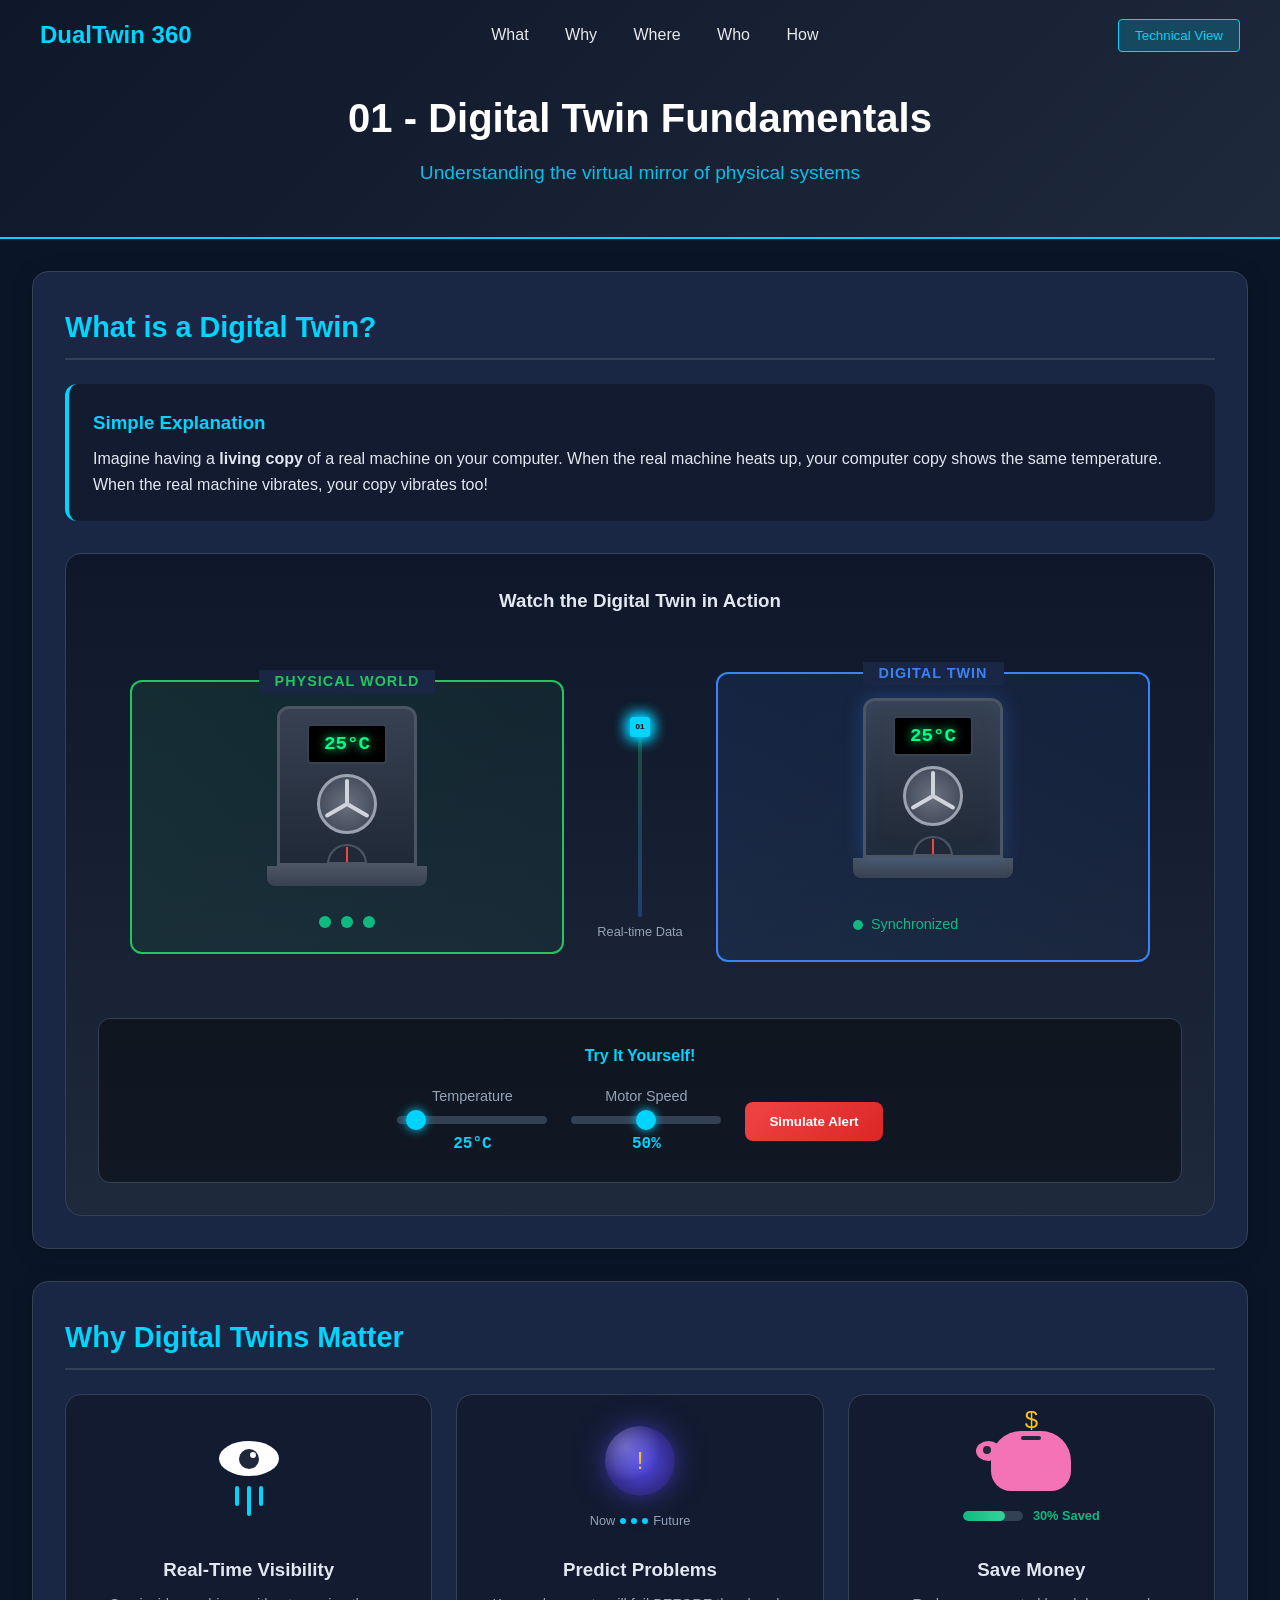
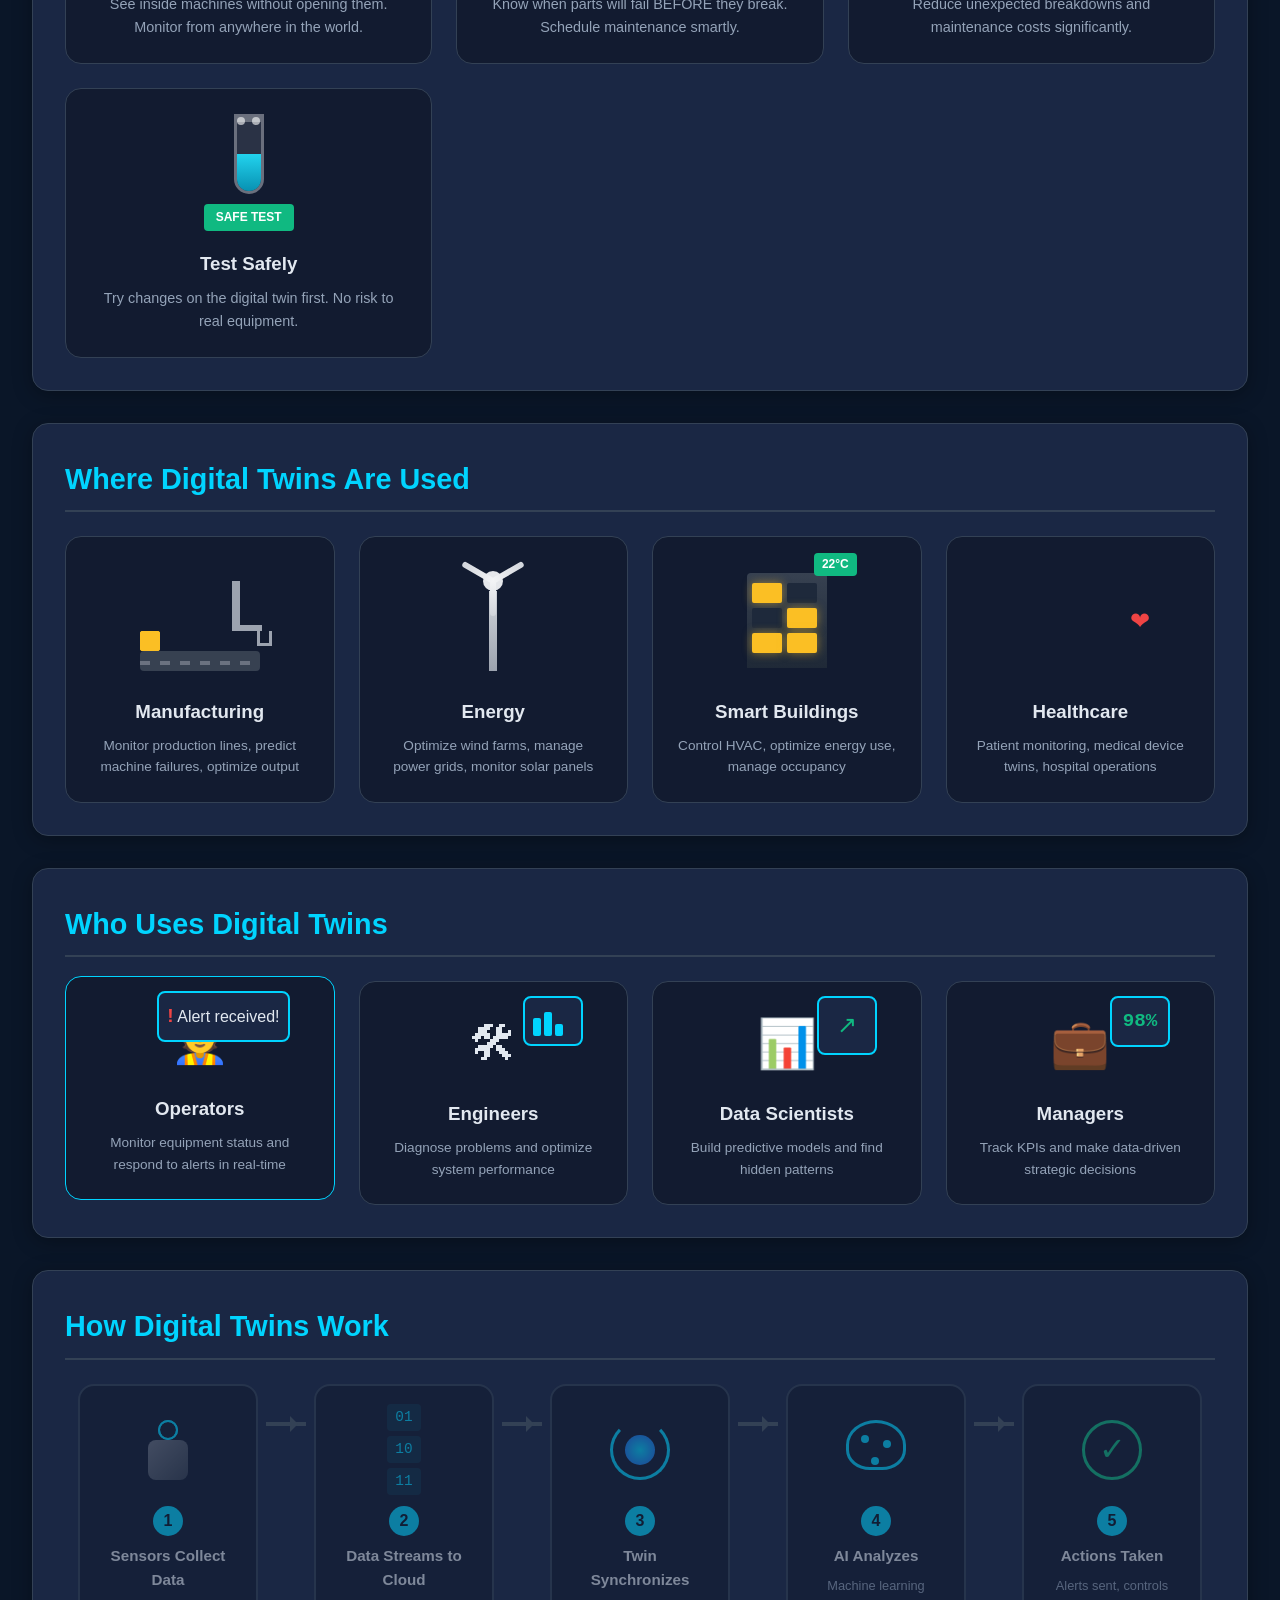
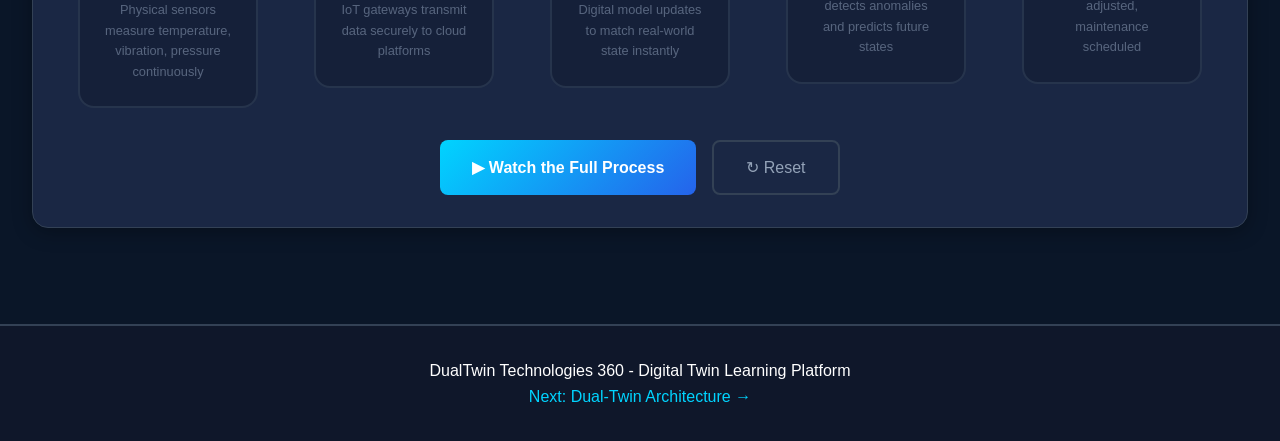
<file: concepts/01_digital_twin_fundamentals/html_demo/index.html>
<!DOCTYPE html>
<html lang="en">
<head>
    <meta charset="UTF-8">
    <meta name="viewport" content="width=device-width, initial-scale=1.0">
    <title>Digital Twin Fundamentals - DualTwin 360</title>
    <link rel="stylesheet" href="styles.css">
</head>
<body>
    <header>
        <nav>
            <div class="logo">DualTwin 360</div>
            <div class="nav-links">
                <a href="#what">What</a>
                <a href="#why">Why</a>
                <a href="#where">Where</a>
                <a href="#who">Who</a>
                <a href="#how">How</a>
            </div>
            <button id="viewToggle" class="view-toggle">Technical View</button>
        </nav>
        <h1>01 - Digital Twin Fundamentals</h1>
        <p class="subtitle">Understanding the virtual mirror of physical systems</p>
    </header>

    <main>
        <!-- WHAT Section with Live Machine Animation -->
        <section id="what" class="section">
            <h2>What is a Digital Twin?</h2>
            <div class="content-wrapper">
                <div class="explanation-box">
                    <div class="non-technical">
                        <h3>Simple Explanation</h3>
                        <p>Imagine having a <strong>living copy</strong> of a real machine on your computer. When the real machine heats up, your computer copy shows the same temperature. When the real machine vibrates, your copy vibrates too!</p>
                    </div>
                    <div class="technical hidden">
                        <h3>Technical Definition</h3>
                        <p>A <strong>Digital Twin</strong> is a dynamic virtual representation synchronized with a physical entity through continuous bidirectional data exchange, enabling real-time monitoring, simulation, and predictive analytics.</p>
                    </div>
                </div>
                
                <!-- Interactive Factory Machine Animation -->
                <div class="animation-container">
                    <h3>Watch the Digital Twin in Action</h3>
                    <div class="factory-scene">
                        <!-- Physical World Side -->
                        <div class="world-side physical-world">
                            <div class="world-label">PHYSICAL WORLD</div>
                            <div class="machine-container">
                                <div class="factory-machine" id="physicalMachine">
                                    <div class="machine-body">
                                        <div class="machine-screen">
                                            <span class="temp-display" id="physicalTemp">25°C</span>
                                        </div>
                                        <div class="machine-motor" id="physicalMotor">
                                            <div class="motor-blade"></div>
                                            <div class="motor-blade"></div>
                                            <div class="motor-blade"></div>
                                        </div>
                                        <div class="machine-gauge">
                                            <div class="gauge-needle" id="physicalNeedle"></div>
                                        </div>
                                    </div>
                                    <div class="machine-base"></div>
                                    <div class="steam-container" id="steamContainer">
                                        <div class="steam"></div>
                                        <div class="steam"></div>
                                        <div class="steam"></div>
                                    </div>
                                </div>
                                <div class="sensor-dots">
                                    <div class="sensor-dot" id="sensor1"></div>
                                    <div class="sensor-dot" id="sensor2"></div>
                                    <div class="sensor-dot" id="sensor3"></div>
                                </div>
                            </div>
                        </div>
                        
                        <!-- Data Flow Animation -->
                        <div class="data-stream">
                            <div class="data-packet" id="packet1"></div>
                            <div class="data-packet" id="packet2"></div>
                            <div class="data-packet" id="packet3"></div>
                            <div class="stream-label">Real-time Data</div>
                        </div>
                        
                        <!-- Digital World Side -->
                        <div class="world-side digital-world">
                            <div class="world-label">DIGITAL TWIN</div>
                            <div class="machine-container">
                                <div class="factory-machine digital" id="digitalMachine">
                                    <div class="machine-body">
                                        <div class="machine-screen">
                                            <span class="temp-display" id="digitalTemp">25°C</span>
                                        </div>
                                        <div class="machine-motor" id="digitalMotor">
                                            <div class="motor-blade"></div>
                                            <div class="motor-blade"></div>
                                            <div class="motor-blade"></div>
                                        </div>
                                        <div class="machine-gauge">
                                            <div class="gauge-needle" id="digitalNeedle"></div>
                                        </div>
                                    </div>
                                    <div class="machine-base"></div>
                                    <div class="digital-glow"></div>
                                </div>
                                <div class="twin-status">
                                    <span class="status-dot"></span>
                                    <span>Synchronized</span>
                                </div>
                            </div>
                        </div>
                    </div>
                    
                    <!-- Control Panel -->
                    <div class="control-panel">
                        <h4>Try It Yourself!</h4>
                        <div class="controls">
                            <div class="control-group">
                                <label>Temperature</label>
                                <input type="range" id="tempSlider" min="20" max="100" value="25">
                                <span id="tempValue">25°C</span>
                            </div>
                            <div class="control-group">
                                <label>Motor Speed</label>
                                <input type="range" id="speedSlider" min="0" max="100" value="50">
                                <span id="speedValue">50%</span>
                            </div>
                            <button id="alertBtn" class="alert-btn">Simulate Alert</button>
                        </div>
                    </div>
                </div>
            </div>
        </section>

        <!-- WHY Section with Animated Benefits -->
        <section id="why" class="section">
            <h2>Why Digital Twins Matter</h2>
            <div class="benefits-showcase">
                <div class="benefit-demo" id="visibilityDemo">
                    <div class="benefit-animation">
                        <div class="eye-icon">
                            <div class="eye">
                                <div class="pupil"></div>
                            </div>
                        </div>
                        <div class="visibility-rays">
                            <div class="ray"></div>
                            <div class="ray"></div>
                            <div class="ray"></div>
                        </div>
                    </div>
                    <h3>Real-Time Visibility</h3>
                    <p>See inside machines without opening them. Monitor from anywhere in the world.</p>
                </div>
                
                <div class="benefit-demo" id="predictionDemo">
                    <div class="benefit-animation">
                        <div class="crystal-ball">
                            <div class="ball-glow"></div>
                            <div class="future-icon">!</div>
                        </div>
                        <div class="prediction-timeline">
                            <span>Now</span>
                            <div class="timeline-dots">
                                <span class="dot"></span>
                                <span class="dot"></span>
                                <span class="dot"></span>
                            </div>
                            <span>Future</span>
                        </div>
                    </div>
                    <h3>Predict Problems</h3>
                    <p>Know when parts will fail BEFORE they break. Schedule maintenance smartly.</p>
                </div>
                
                <div class="benefit-demo" id="savingsDemo">
                    <div class="benefit-animation">
                        <div class="piggy-bank">
                            <div class="coin-slot"></div>
                            <div class="falling-coin">$</div>
                        </div>
                        <div class="savings-meter">
                            <div class="meter-fill"></div>
                            <span>30% Saved</span>
                        </div>
                    </div>
                    <h3>Save Money</h3>
                    <p>Reduce unexpected breakdowns and maintenance costs significantly.</p>
                </div>
                
                <div class="benefit-demo" id="simulationDemo">
                    <div class="benefit-animation">
                        <div class="test-tube">
                            <div class="liquid"></div>
                            <div class="bubble"></div>
                            <div class="bubble"></div>
                        </div>
                        <div class="safe-badge">SAFE TEST</div>
                    </div>
                    <h3>Test Safely</h3>
                    <p>Try changes on the digital twin first. No risk to real equipment.</p>
                </div>
            </div>
        </section>

        <!-- WHERE Section with Industry Animations -->
        <section id="where" class="section">
            <h2>Where Digital Twins Are Used</h2>
            <div class="industry-showcase">
                <div class="industry-card" data-industry="manufacturing">
                    <div class="industry-animation">
                        <div class="factory-anim">
                            <div class="conveyor-belt">
                                <div class="belt-line"></div>
                                <div class="product-box"></div>
                                <div class="product-box"></div>
                                <div class="product-box"></div>
                            </div>
                            <div class="robot-arm">
                                <div class="arm-segment"></div>
                                <div class="arm-claw"></div>
                            </div>
                        </div>
                    </div>
                    <h3>Manufacturing</h3>
                    <p>Monitor production lines, predict machine failures, optimize output</p>
                </div>
                
                <div class="industry-card" data-industry="energy">
                    <div class="industry-animation">
                        <div class="wind-turbine">
                            <div class="turbine-pole"></div>
                            <div class="turbine-head">
                                <div class="blade-container">
                                    <div class="blade"></div>
                                    <div class="blade"></div>
                                    <div class="blade"></div>
                                </div>
                            </div>
                        </div>
                    </div>
                    <h3>Energy</h3>
                    <p>Optimize wind farms, manage power grids, monitor solar panels</p>
                </div>
                
                <div class="industry-card" data-industry="buildings">
                    <div class="industry-animation">
                        <div class="smart-building">
                            <div class="building-structure">
                                <div class="floor">
                                    <div class="window on"></div>
                                    <div class="window"></div>
                                </div>
                                <div class="floor">
                                    <div class="window"></div>
                                    <div class="window on"></div>
                                </div>
                                <div class="floor">
                                    <div class="window on"></div>
                                    <div class="window on"></div>
                                </div>
                            </div>
                            <div class="temp-indicator">22°C</div>
                        </div>
                    </div>
                    <h3>Smart Buildings</h3>
                    <p>Control HVAC, optimize energy use, manage occupancy</p>
                </div>
                
                <div class="industry-card" data-industry="healthcare">
                    <div class="industry-animation">
                        <div class="heartbeat-monitor">
                            <svg viewBox="0 0 100 50" class="ecg-line">
                                <path d="M0,25 L20,25 L25,25 L30,10 L35,40 L40,25 L45,25 L100,25" 
                                      fill="none" stroke="#00ff88" stroke-width="2"/>
                            </svg>
                            <div class="heart-pulse">&#10084;</div>
                        </div>
                    </div>
                    <h3>Healthcare</h3>
                    <p>Patient monitoring, medical device twins, hospital operations</p>
                </div>
            </div>
        </section>

        <!-- WHO Section with Role Animation -->
        <section id="who" class="section">
            <h2>Who Uses Digital Twins</h2>
            <div class="roles-showcase">
                <div class="role-card active" data-role="operator">
                    <div class="role-avatar">
                        <div class="avatar-icon">&#128119;</div>
                        <div class="role-bubble">
                            <span class="alert-icon">!</span>
                            Alert received!
                        </div>
                    </div>
                    <h3>Operators</h3>
                    <p>Monitor equipment status and respond to alerts in real-time</p>
                </div>
                
                <div class="role-card" data-role="engineer">
                    <div class="role-avatar">
                        <div class="avatar-icon">&#128736;</div>
                        <div class="role-bubble">
                            <div class="mini-chart">
                                <div class="bar" style="height: 60%"></div>
                                <div class="bar" style="height: 80%"></div>
                                <div class="bar" style="height: 40%"></div>
                            </div>
                        </div>
                    </div>
                    <h3>Engineers</h3>
                    <p>Diagnose problems and optimize system performance</p>
                </div>
                
                <div class="role-card" data-role="analyst">
                    <div class="role-avatar">
                        <div class="avatar-icon">&#128202;</div>
                        <div class="role-bubble">
                            <div class="trend-arrow">&#8599;</div>
                        </div>
                    </div>
                    <h3>Data Scientists</h3>
                    <p>Build predictive models and find hidden patterns</p>
                </div>
                
                <div class="role-card" data-role="manager">
                    <div class="role-avatar">
                        <div class="avatar-icon">&#128188;</div>
                        <div class="role-bubble">
                            <div class="kpi-display">98%</div>
                        </div>
                    </div>
                    <h3>Managers</h3>
                    <p>Track KPIs and make data-driven strategic decisions</p>
                </div>
            </div>
        </section>

        <!-- HOW Section with Step-by-Step Flow Animation -->
        <section id="how" class="section">
            <h2>How Digital Twins Work</h2>
            <div class="process-flow">
                <div class="flow-step" id="step1">
                    <div class="step-icon">
                        <div class="sensor-anim">
                            <div class="sensor-body"></div>
                            <div class="signal-wave"></div>
                            <div class="signal-wave"></div>
                        </div>
                    </div>
                    <div class="step-content">
                        <div class="step-number">1</div>
                        <h4>Sensors Collect Data</h4>
                        <p>Physical sensors measure temperature, vibration, pressure continuously</p>
                    </div>
                </div>
                
                <div class="flow-arrow">
                    <div class="arrow-particle"></div>
                    <div class="arrow-particle"></div>
                    <div class="arrow-particle"></div>
                </div>
                
                <div class="flow-step" id="step2">
                    <div class="step-icon">
                        <div class="data-stream-anim">
                            <div class="data-bit">01</div>
                            <div class="data-bit">10</div>
                            <div class="data-bit">11</div>
                        </div>
                    </div>
                    <div class="step-content">
                        <div class="step-number">2</div>
                        <h4>Data Streams to Cloud</h4>
                        <p>IoT gateways transmit data securely to cloud platforms</p>
                    </div>
                </div>
                
                <div class="flow-arrow">
                    <div class="arrow-particle"></div>
                    <div class="arrow-particle"></div>
                    <div class="arrow-particle"></div>
                </div>
                
                <div class="flow-step" id="step3">
                    <div class="step-icon">
                        <div class="twin-sync-anim">
                            <div class="sync-ring"></div>
                            <div class="sync-core"></div>
                        </div>
                    </div>
                    <div class="step-content">
                        <div class="step-number">3</div>
                        <h4>Twin Synchronizes</h4>
                        <p>Digital model updates to match real-world state instantly</p>
                    </div>
                </div>
                
                <div class="flow-arrow">
                    <div class="arrow-particle"></div>
                    <div class="arrow-particle"></div>
                    <div class="arrow-particle"></div>
                </div>
                
                <div class="flow-step" id="step4">
                    <div class="step-icon">
                        <div class="ai-brain-anim">
                            <div class="brain-outline"></div>
                            <div class="neuron"></div>
                            <div class="neuron"></div>
                            <div class="neuron"></div>
                        </div>
                    </div>
                    <div class="step-content">
                        <div class="step-number">4</div>
                        <h4>AI Analyzes</h4>
                        <p>Machine learning detects anomalies and predicts future states</p>
                    </div>
                </div>
                
                <div class="flow-arrow">
                    <div class="arrow-particle"></div>
                    <div class="arrow-particle"></div>
                    <div class="arrow-particle"></div>
                </div>
                
                <div class="flow-step" id="step5">
                    <div class="step-icon">
                        <div class="action-anim">
                            <div class="action-circle"></div>
                            <div class="checkmark">&#10003;</div>
                        </div>
                    </div>
                    <div class="step-content">
                        <div class="step-number">5</div>
                        <h4>Actions Taken</h4>
                        <p>Alerts sent, controls adjusted, maintenance scheduled</p>
                    </div>
                </div>
            </div>
            
            <div class="demo-controls">
                <button id="runDemo" class="run-btn">&#9654; Watch the Full Process</button>
                <button id="resetDemo" class="reset-btn">&#8635; Reset</button>
            </div>
        </section>
    </main>

    <footer>
        <p>DualTwin Technologies 360 - Digital Twin Learning Platform</p>
        <p><a href="../02_dual_twin_architecture/html_demo/index.html">Next: Dual-Twin Architecture &rarr;</a></p>
    </footer>

    <script src="script.js"></script>
</body>
</html>
</file>
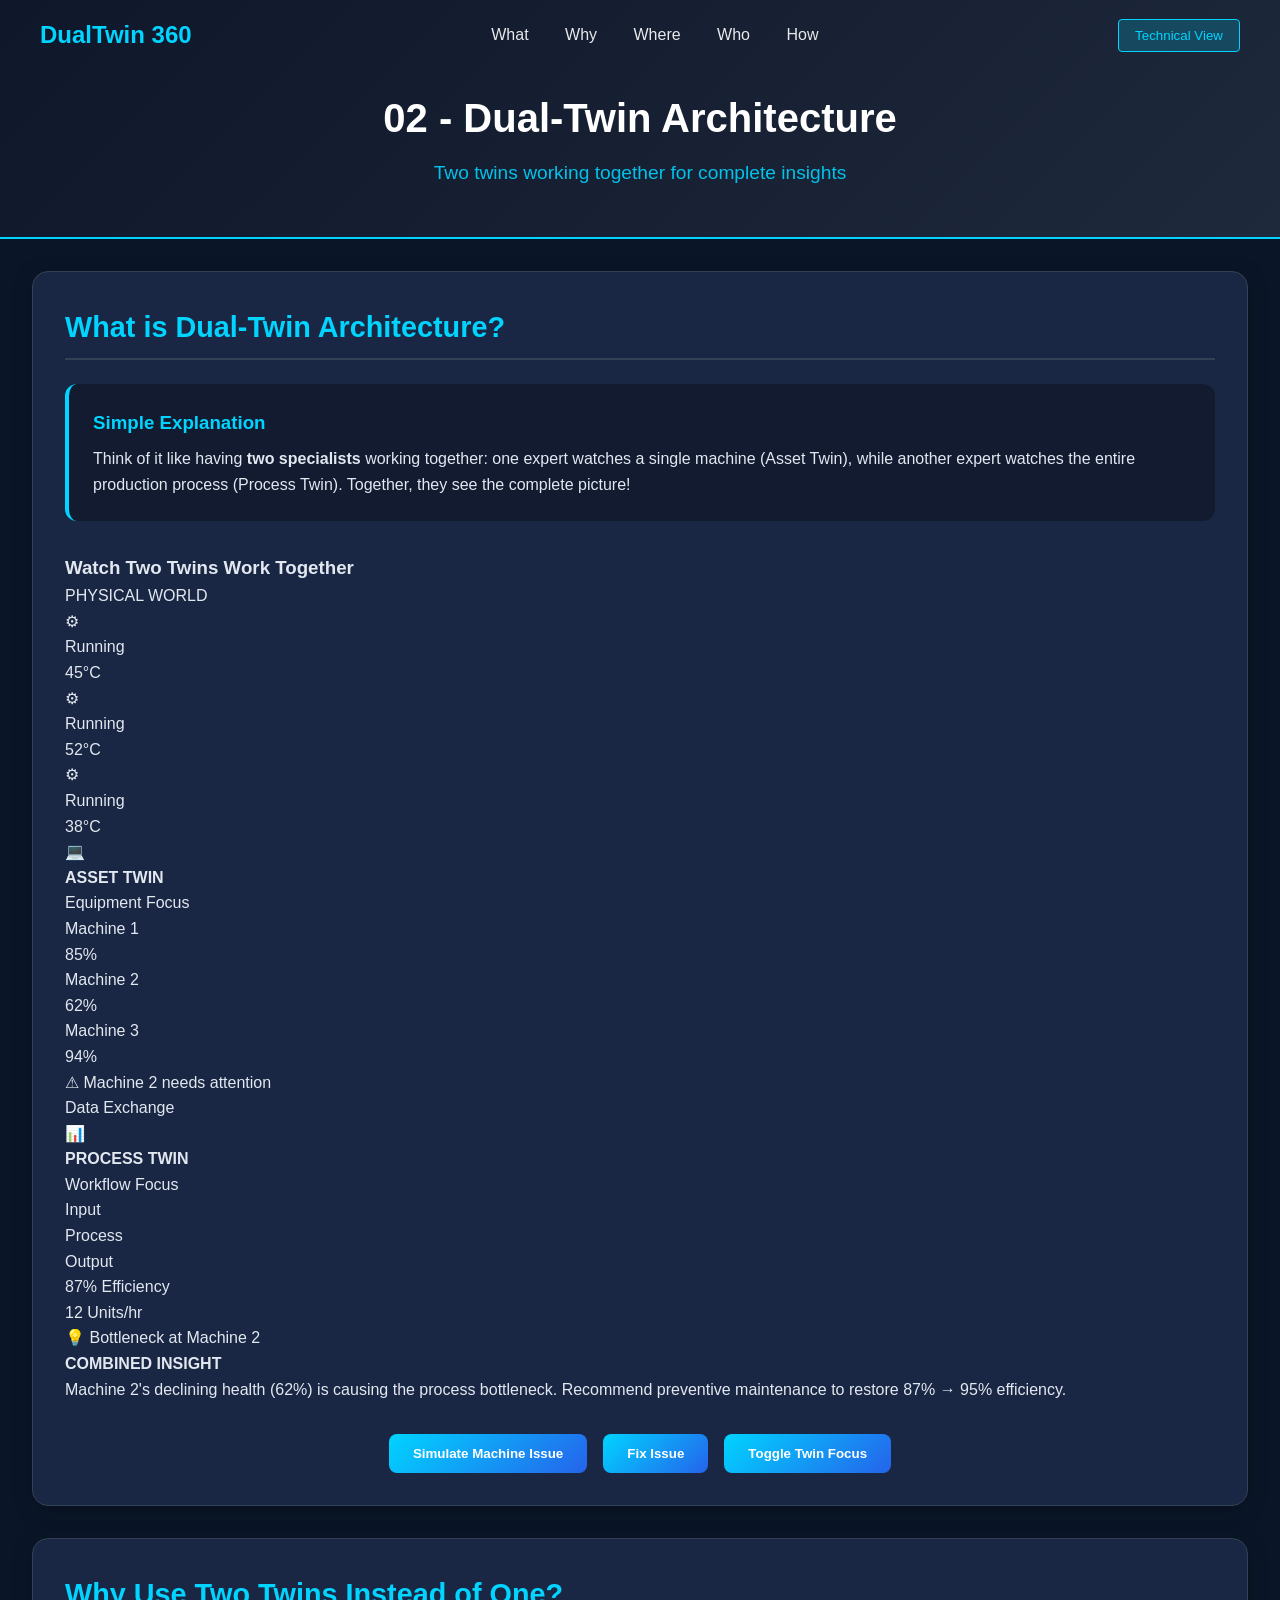
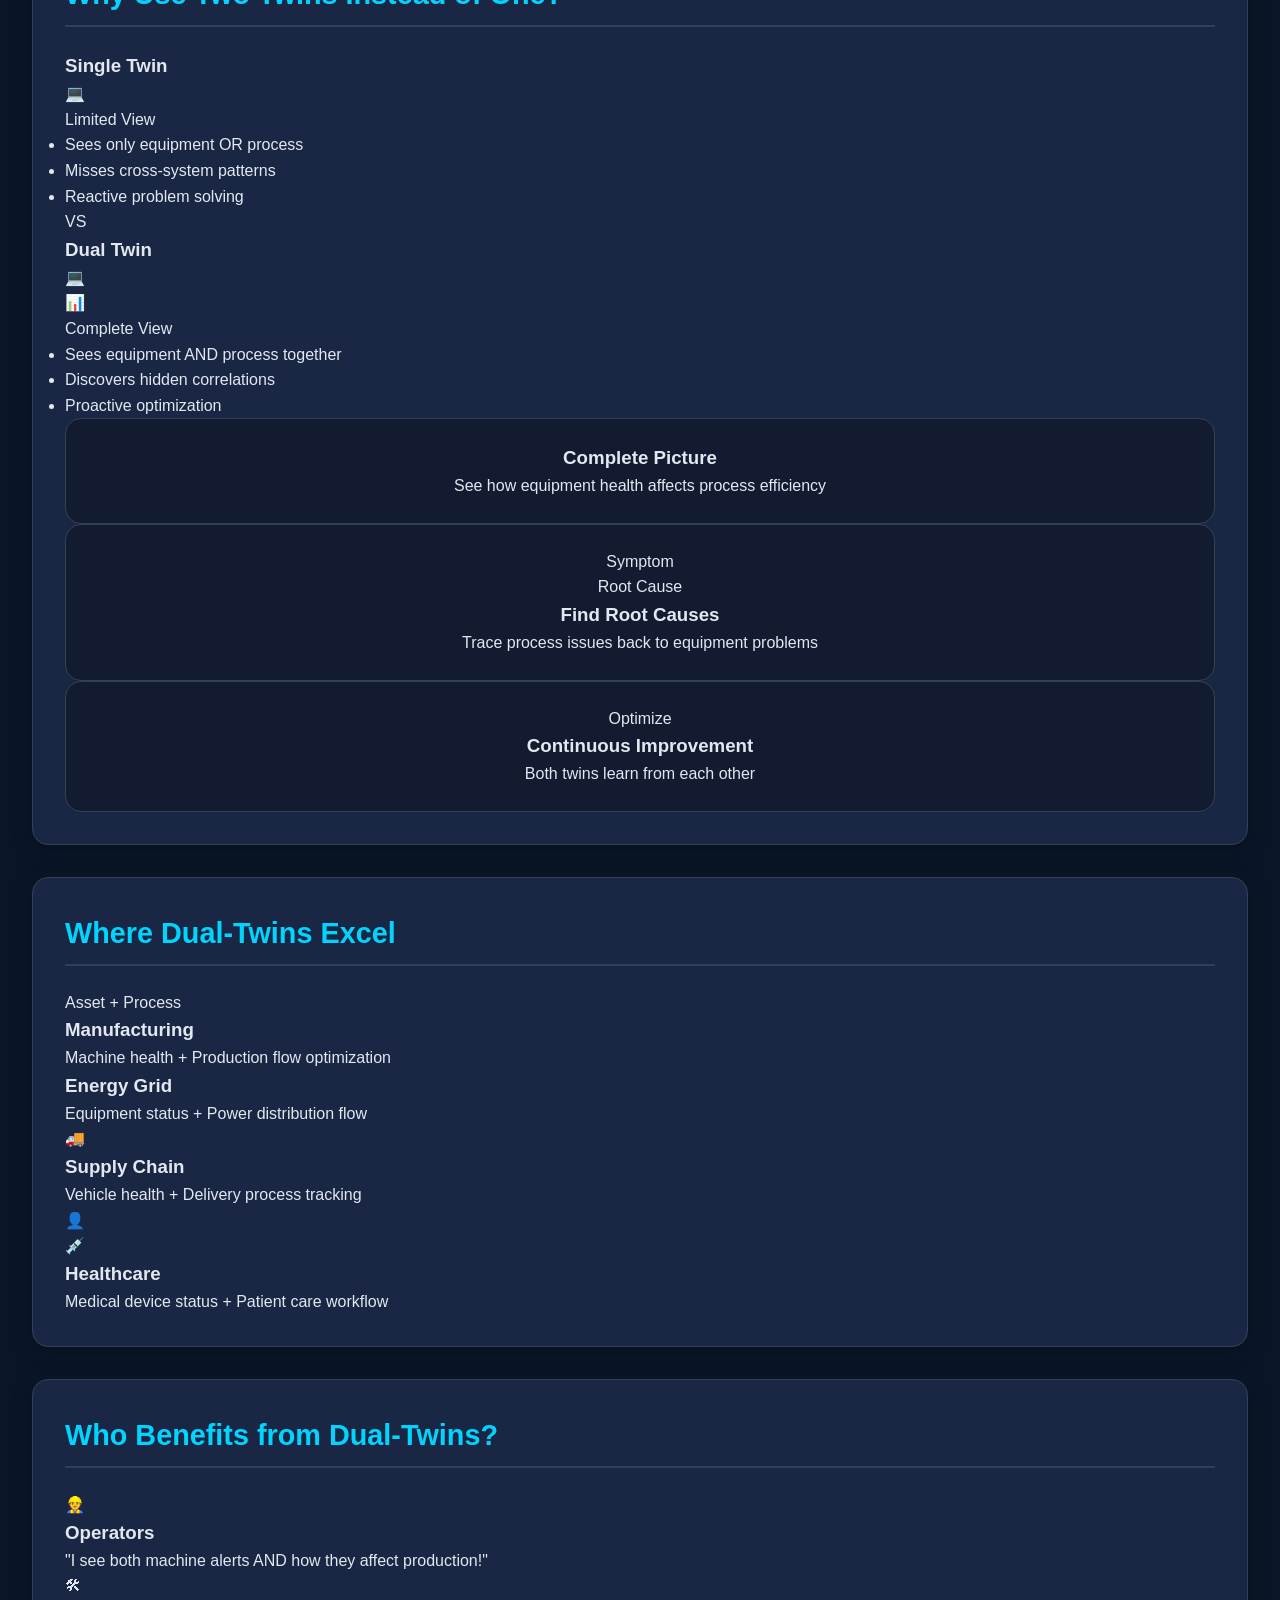
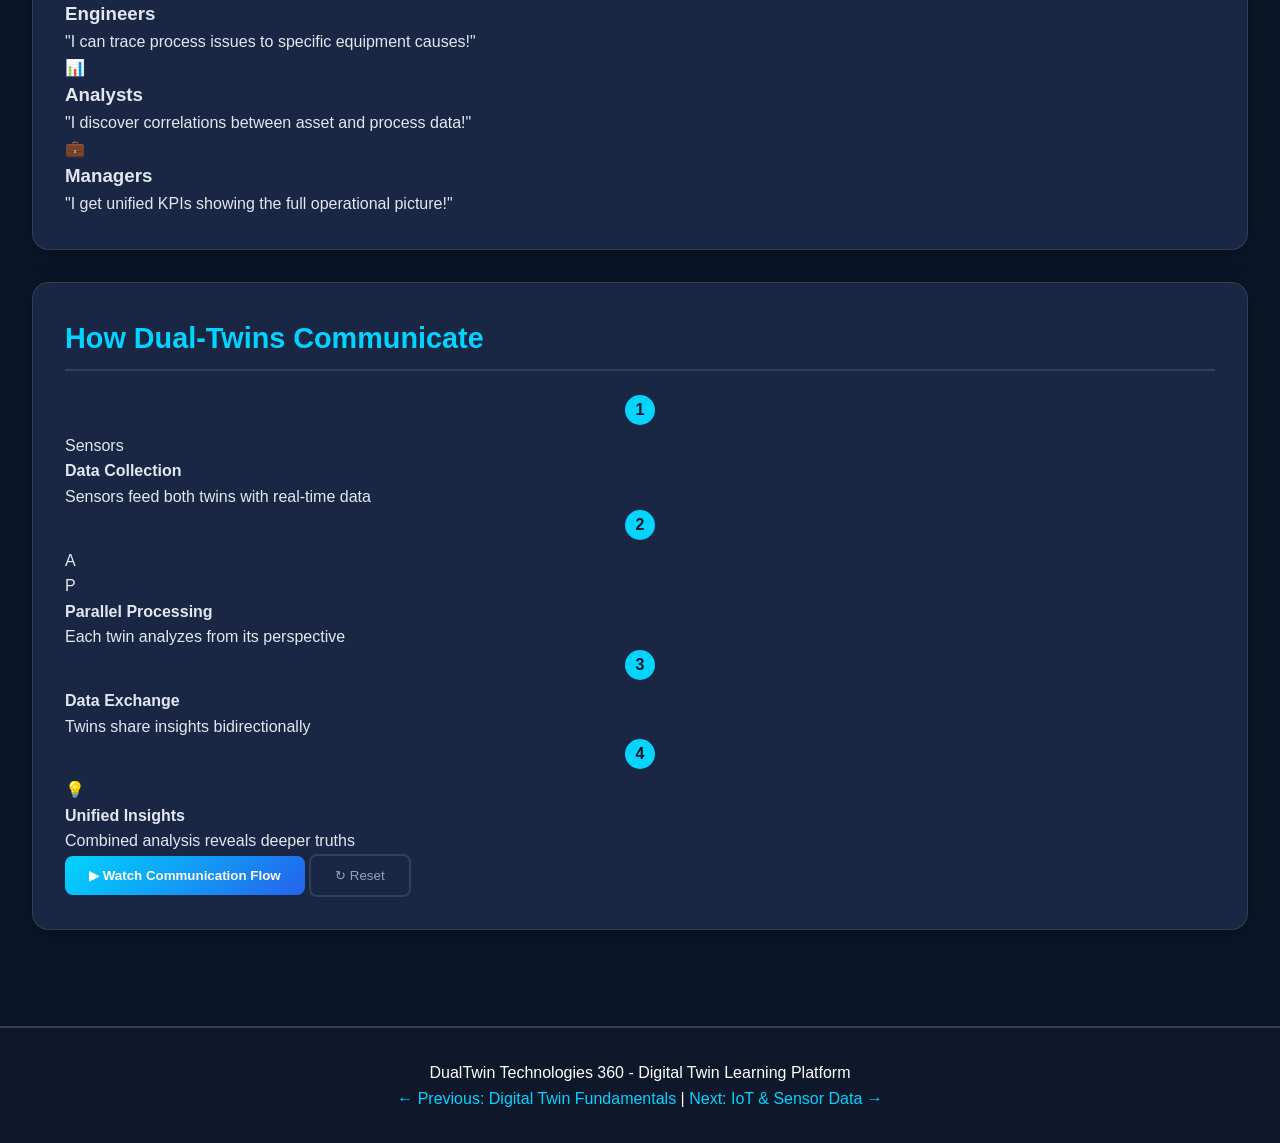
<file: concepts/02_dual_twin_architecture/html_demo/index.html>
<!DOCTYPE html>
<html lang="en">
<head>
    <meta charset="UTF-8">
    <meta name="viewport" content="width=device-width, initial-scale=1.0">
    <title>Dual-Twin Architecture - DualTwin 360</title>
    <link rel="stylesheet" href="styles.css">
</head>
<body>
    <header>
        <nav>
            <div class="logo">DualTwin 360</div>
            <div class="nav-links">
                <a href="#what">What</a>
                <a href="#why">Why</a>
                <a href="#where">Where</a>
                <a href="#who">Who</a>
                <a href="#how">How</a>
            </div>
            <button id="viewToggle" class="view-toggle">Technical View</button>
        </nav>
        <h1>02 - Dual-Twin Architecture</h1>
        <p class="subtitle">Two twins working together for complete insights</p>
    </header>

    <main>
        <!-- WHAT Section with Dual Twin Visualization -->
        <section id="what" class="section">
            <h2>What is Dual-Twin Architecture?</h2>
            <div class="content-wrapper">
                <div class="explanation-box">
                    <div class="non-technical">
                        <h3>Simple Explanation</h3>
                        <p>Think of it like having <strong>two specialists</strong> working together: one expert watches a single machine (Asset Twin), while another expert watches the entire production process (Process Twin). Together, they see the complete picture!</p>
                    </div>
                    <div class="technical hidden">
                        <h3>Technical Definition</h3>
                        <p>Dual-Twin Architecture pairs an <strong>Asset Digital Twin</strong> (representing physical equipment state) with a <strong>Process Digital Twin</strong> (representing workflow and operations), enabling bidirectional data exchange for holistic system optimization.</p>
                    </div>
                </div>
                
                <!-- Interactive Dual Twin Animation -->
                <div class="dual-twin-demo">
                    <h3>Watch Two Twins Work Together</h3>
                    <div class="dual-scene">
                        <!-- Physical World -->
                        <div class="physical-layer">
                            <div class="layer-label">PHYSICAL WORLD</div>
                            <div class="factory-floor">
                                <div class="machine-unit" id="machine1">
                                    <div class="machine-icon">&#9881;</div>
                                    <div class="machine-status running">Running</div>
                                    <div class="machine-temp">45°C</div>
                                </div>
                                <div class="conveyor-line">
                                    <div class="product-item"></div>
                                    <div class="product-item"></div>
                                    <div class="product-item"></div>
                                </div>
                                <div class="machine-unit" id="machine2">
                                    <div class="machine-icon">&#9881;</div>
                                    <div class="machine-status running">Running</div>
                                    <div class="machine-temp">52°C</div>
                                </div>
                                <div class="conveyor-line">
                                    <div class="product-item"></div>
                                    <div class="product-item"></div>
                                </div>
                                <div class="machine-unit" id="machine3">
                                    <div class="machine-icon">&#9881;</div>
                                    <div class="machine-status running">Running</div>
                                    <div class="machine-temp">38°C</div>
                                </div>
                            </div>
                        </div>
                        
                        <!-- Data Flow Arrows -->
                        <div class="data-flow-vertical">
                            <div class="flow-particle"></div>
                            <div class="flow-particle"></div>
                            <div class="flow-particle"></div>
                        </div>
                        
                        <!-- Twin Layer -->
                        <div class="twin-layer">
                            <!-- Asset Twin -->
                            <div class="twin-box asset-twin" id="assetTwin">
                                <div class="twin-header">
                                    <div class="twin-icon">&#128187;</div>
                                    <h4>ASSET TWIN</h4>
                                    <div class="twin-badge">Equipment Focus</div>
                                </div>
                                <div class="twin-content">
                                    <div class="asset-monitor">
                                        <div class="monitor-item">
                                            <span class="label">Machine 1</span>
                                            <div class="health-bar">
                                                <div class="health-fill" style="width: 85%"></div>
                                            </div>
                                            <span class="value">85%</span>
                                        </div>
                                        <div class="monitor-item">
                                            <span class="label">Machine 2</span>
                                            <div class="health-bar">
                                                <div class="health-fill warning" style="width: 62%"></div>
                                            </div>
                                            <span class="value">62%</span>
                                        </div>
                                        <div class="monitor-item">
                                            <span class="label">Machine 3</span>
                                            <div class="health-bar">
                                                <div class="health-fill" style="width: 94%"></div>
                                            </div>
                                            <span class="value">94%</span>
                                        </div>
                                    </div>
                                    <div class="twin-insight">
                                        <span class="insight-icon">&#9888;</span>
                                        <span>Machine 2 needs attention</span>
                                    </div>
                                </div>
                            </div>
                            
                            <!-- Connection Bridge -->
                            <div class="twin-bridge">
                                <div class="bridge-line"></div>
                                <div class="bridge-data" id="bridgeData1"></div>
                                <div class="bridge-data" id="bridgeData2"></div>
                                <div class="bridge-label">Data Exchange</div>
                            </div>
                            
                            <!-- Process Twin -->
                            <div class="twin-box process-twin" id="processTwin">
                                <div class="twin-header">
                                    <div class="twin-icon">&#128202;</div>
                                    <h4>PROCESS TWIN</h4>
                                    <div class="twin-badge">Workflow Focus</div>
                                </div>
                                <div class="twin-content">
                                    <div class="process-flow-mini">
                                        <div class="flow-stage active">
                                            <div class="stage-dot"></div>
                                            <span>Input</span>
                                        </div>
                                        <div class="flow-connector"></div>
                                        <div class="flow-stage active">
                                            <div class="stage-dot"></div>
                                            <span>Process</span>
                                        </div>
                                        <div class="flow-connector"></div>
                                        <div class="flow-stage">
                                            <div class="stage-dot"></div>
                                            <span>Output</span>
                                        </div>
                                    </div>
                                    <div class="process-metrics">
                                        <div class="metric">
                                            <span class="metric-value">87%</span>
                                            <span class="metric-label">Efficiency</span>
                                        </div>
                                        <div class="metric">
                                            <span class="metric-value">12</span>
                                            <span class="metric-label">Units/hr</span>
                                        </div>
                                    </div>
                                    <div class="twin-insight">
                                        <span class="insight-icon">&#128161;</span>
                                        <span>Bottleneck at Machine 2</span>
                                    </div>
                                </div>
                            </div>
                        </div>
                        
                        <!-- Combined Insight -->
                        <div class="combined-insight">
                            <div class="insight-header">
                                <span class="pulse-dot"></span>
                                <h4>COMBINED INSIGHT</h4>
                            </div>
                            <p id="combinedMessage">Machine 2's declining health (62%) is causing the process bottleneck. Recommend preventive maintenance to restore 87% → 95% efficiency.</p>
                        </div>
                    </div>
                    
                    <!-- Interactive Controls -->
                    <div class="demo-controls">
                        <button id="simulateIssue" class="control-btn issue">Simulate Machine Issue</button>
                        <button id="fixIssue" class="control-btn fix">Fix Issue</button>
                        <button id="toggleView" class="control-btn view">Toggle Twin Focus</button>
                    </div>
                </div>
            </div>
        </section>

        <!-- WHY Section -->
        <section id="why" class="section">
            <h2>Why Use Two Twins Instead of One?</h2>
            <div class="comparison-demo">
                <div class="comparison-side single">
                    <h3>Single Twin</h3>
                    <div class="comparison-visual">
                        <div class="single-twin-icon">&#128187;</div>
                        <div class="view-scope narrow">
                            <span>Limited View</span>
                        </div>
                    </div>
                    <ul class="comparison-list">
                        <li>Sees only equipment OR process</li>
                        <li>Misses cross-system patterns</li>
                        <li>Reactive problem solving</li>
                    </ul>
                </div>
                
                <div class="vs-divider">
                    <span>VS</span>
                </div>
                
                <div class="comparison-side dual">
                    <h3>Dual Twin</h3>
                    <div class="comparison-visual">
                        <div class="dual-twin-icons">
                            <div class="mini-twin">&#128187;</div>
                            <div class="connection-line"></div>
                            <div class="mini-twin">&#128202;</div>
                        </div>
                        <div class="view-scope wide">
                            <span>Complete View</span>
                        </div>
                    </div>
                    <ul class="comparison-list">
                        <li>Sees equipment AND process together</li>
                        <li>Discovers hidden correlations</li>
                        <li>Proactive optimization</li>
                    </ul>
                </div>
            </div>
            
            <div class="benefits-showcase">
                <div class="benefit-card">
                    <div class="benefit-anim">
                        <div class="puzzle-pieces">
                            <div class="piece piece1"></div>
                            <div class="piece piece2"></div>
                        </div>
                    </div>
                    <h3>Complete Picture</h3>
                    <p>See how equipment health affects process efficiency</p>
                </div>
                <div class="benefit-card">
                    <div class="benefit-anim">
                        <div class="root-cause">
                            <div class="symptom">Symptom</div>
                            <div class="arrow-down"></div>
                            <div class="cause">Root Cause</div>
                        </div>
                    </div>
                    <h3>Find Root Causes</h3>
                    <p>Trace process issues back to equipment problems</p>
                </div>
                <div class="benefit-card">
                    <div class="benefit-anim">
                        <div class="optimization-cycle">
                            <div class="cycle-arrow"></div>
                            <span>Optimize</span>
                        </div>
                    </div>
                    <h3>Continuous Improvement</h3>
                    <p>Both twins learn from each other</p>
                </div>
            </div>
        </section>

        <!-- WHERE Section -->
        <section id="where" class="section">
            <h2>Where Dual-Twins Excel</h2>
            <div class="use-case-showcase">
                <div class="use-case-card" data-case="manufacturing">
                    <div class="case-animation">
                        <div class="factory-mini">
                            <div class="assembly-line">
                                <div class="station"></div>
                                <div class="station"></div>
                                <div class="station"></div>
                            </div>
                            <div class="twin-overlay">
                                <span class="overlay-label">Asset + Process</span>
                            </div>
                        </div>
                    </div>
                    <h3>Manufacturing</h3>
                    <p>Machine health + Production flow optimization</p>
                </div>
                
                <div class="use-case-card" data-case="energy">
                    <div class="case-animation">
                        <div class="power-grid">
                            <div class="generator"></div>
                            <div class="power-line"></div>
                            <div class="consumer"></div>
                        </div>
                    </div>
                    <h3>Energy Grid</h3>
                    <p>Equipment status + Power distribution flow</p>
                </div>
                
                <div class="use-case-card" data-case="logistics">
                    <div class="case-animation">
                        <div class="supply-chain">
                            <div class="warehouse"></div>
                            <div class="truck-icon">&#128666;</div>
                            <div class="destination"></div>
                        </div>
                    </div>
                    <h3>Supply Chain</h3>
                    <p>Vehicle health + Delivery process tracking</p>
                </div>
                
                <div class="use-case-card" data-case="healthcare">
                    <div class="case-animation">
                        <div class="hospital-flow">
                            <div class="patient-icon">&#128100;</div>
                            <div class="treatment-path"></div>
                            <div class="equipment-icon">&#128137;</div>
                        </div>
                    </div>
                    <h3>Healthcare</h3>
                    <p>Medical device status + Patient care workflow</p>
                </div>
            </div>
        </section>

        <!-- WHO Section -->
        <section id="who" class="section">
            <h2>Who Benefits from Dual-Twins?</h2>
            <div class="stakeholder-map">
                <div class="stakeholder" data-role="operator">
                    <div class="stakeholder-icon">&#128119;</div>
                    <h3>Operators</h3>
                    <div class="benefit-bubble">
                        <p>"I see both machine alerts AND how they affect production!"</p>
                    </div>
                </div>
                
                <div class="stakeholder" data-role="engineer">
                    <div class="stakeholder-icon">&#128736;</div>
                    <h3>Engineers</h3>
                    <div class="benefit-bubble">
                        <p>"I can trace process issues to specific equipment causes!"</p>
                    </div>
                </div>
                
                <div class="stakeholder" data-role="analyst">
                    <div class="stakeholder-icon">&#128202;</div>
                    <h3>Analysts</h3>
                    <div class="benefit-bubble">
                        <p>"I discover correlations between asset and process data!"</p>
                    </div>
                </div>
                
                <div class="stakeholder" data-role="manager">
                    <div class="stakeholder-icon">&#128188;</div>
                    <h3>Managers</h3>
                    <div class="benefit-bubble">
                        <p>"I get unified KPIs showing the full operational picture!"</p>
                    </div>
                </div>
            </div>
        </section>

        <!-- HOW Section -->
        <section id="how" class="section">
            <h2>How Dual-Twins Communicate</h2>
            <div class="communication-demo">
                <div class="comm-step" id="commStep1">
                    <div class="step-number">1</div>
                    <div class="step-visual">
                        <div class="data-source">
                            <span>Sensors</span>
                            <div class="sensor-pulse"></div>
                        </div>
                    </div>
                    <h4>Data Collection</h4>
                    <p>Sensors feed both twins with real-time data</p>
                </div>
                
                <div class="comm-arrow">
                    <div class="arrow-flow-anim"></div>
                </div>
                
                <div class="comm-step" id="commStep2">
                    <div class="step-number">2</div>
                    <div class="step-visual">
                        <div class="twin-pair">
                            <div class="mini-asset">A</div>
                            <div class="mini-process">P</div>
                        </div>
                    </div>
                    <h4>Parallel Processing</h4>
                    <p>Each twin analyzes from its perspective</p>
                </div>
                
                <div class="comm-arrow">
                    <div class="arrow-flow-anim"></div>
                </div>
                
                <div class="comm-step" id="commStep3">
                    <div class="step-number">3</div>
                    <div class="step-visual">
                        <div class="exchange-visual">
                            <div class="exchange-arrow left"></div>
                            <div class="exchange-arrow right"></div>
                        </div>
                    </div>
                    <h4>Data Exchange</h4>
                    <p>Twins share insights bidirectionally</p>
                </div>
                
                <div class="comm-arrow">
                    <div class="arrow-flow-anim"></div>
                </div>
                
                <div class="comm-step" id="commStep4">
                    <div class="step-number">4</div>
                    <div class="step-visual">
                        <div class="unified-insight">
                            <div class="insight-glow"></div>
                            <span>&#128161;</span>
                        </div>
                    </div>
                    <h4>Unified Insights</h4>
                    <p>Combined analysis reveals deeper truths</p>
                </div>
            </div>
            
            <div class="demo-buttons">
                <button id="runCommDemo" class="run-btn">&#9654; Watch Communication Flow</button>
                <button id="resetCommDemo" class="reset-btn">&#8635; Reset</button>
            </div>
        </section>
    </main>

    <footer>
        <p>DualTwin Technologies 360 - Digital Twin Learning Platform</p>
        <p><a href="../01_digital_twin_fundamentals/html_demo/index.html">&larr; Previous: Digital Twin Fundamentals</a> | 
           <a href="../03_iot_and_sensor_data_streams/html_demo/index.html">Next: IoT & Sensor Data &rarr;</a></p>
    </footer>

    <script src="script.js"></script>
</body>
</html>
</file>
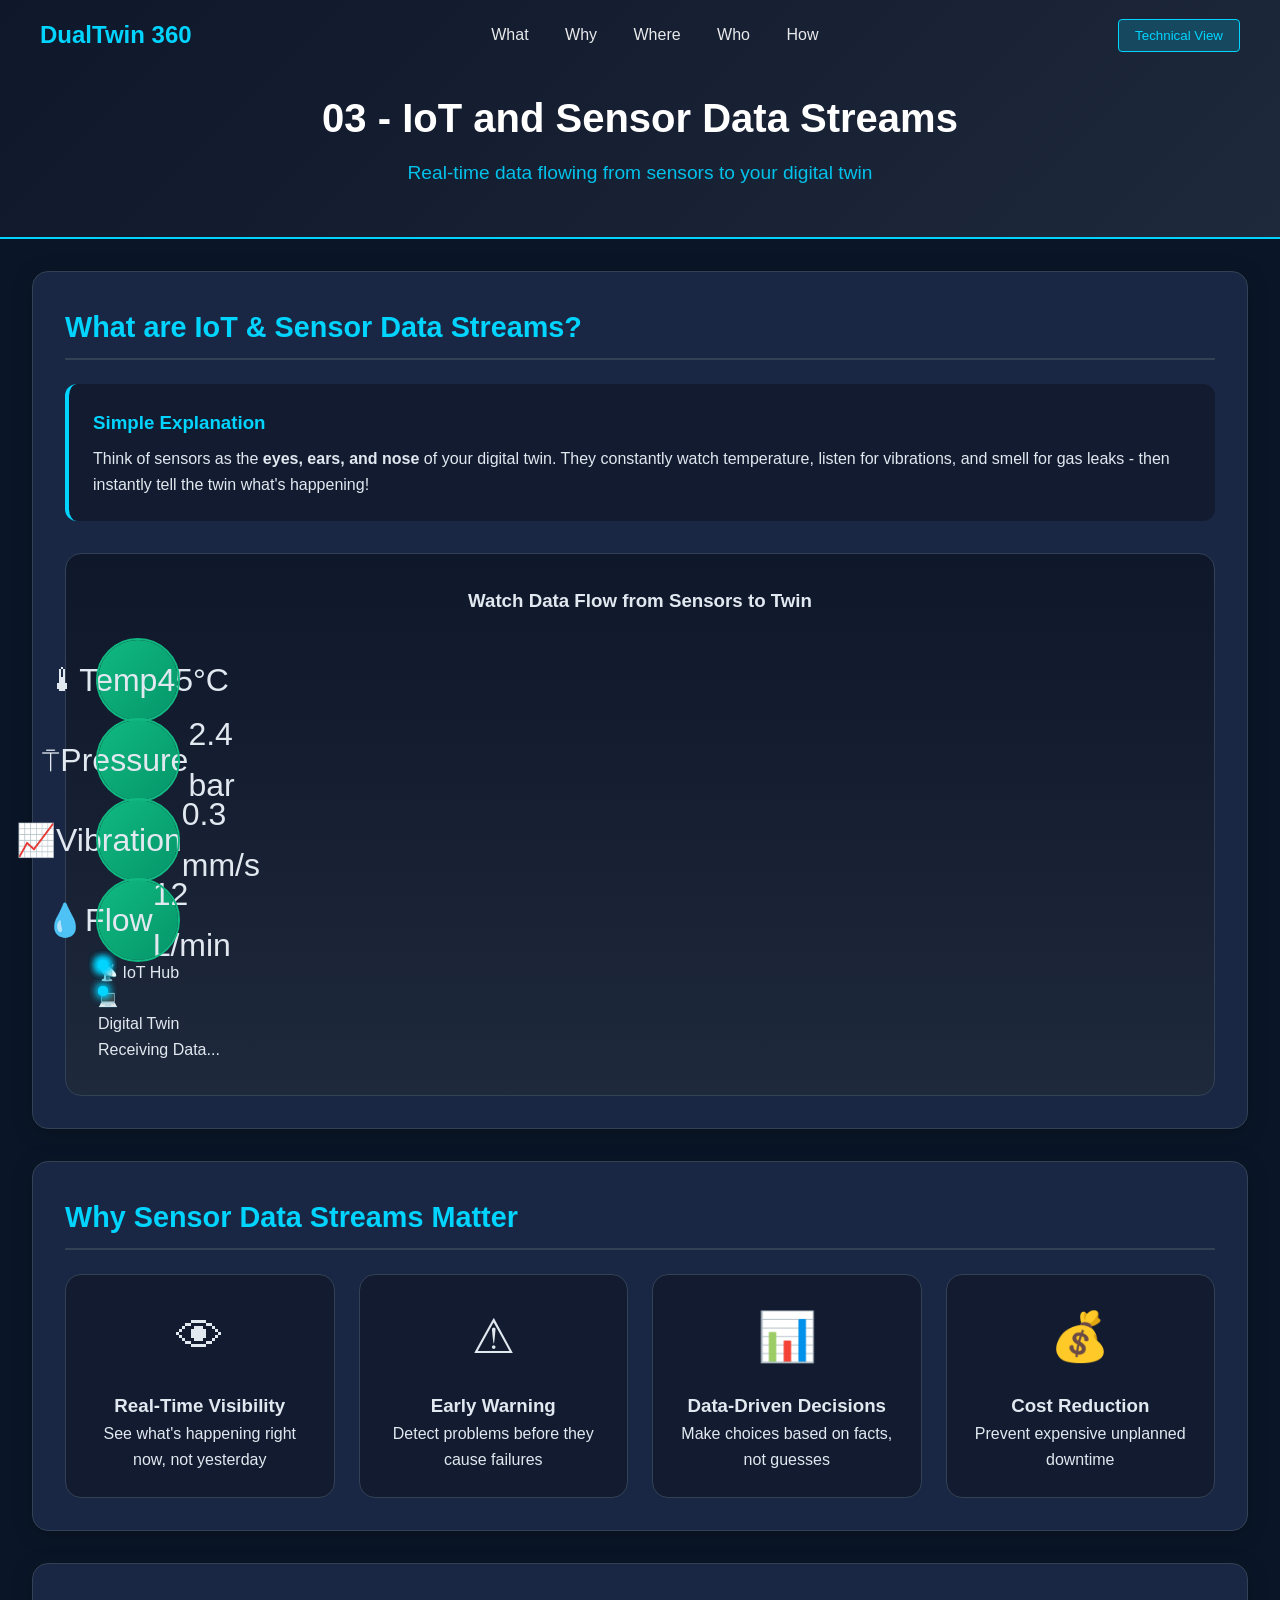
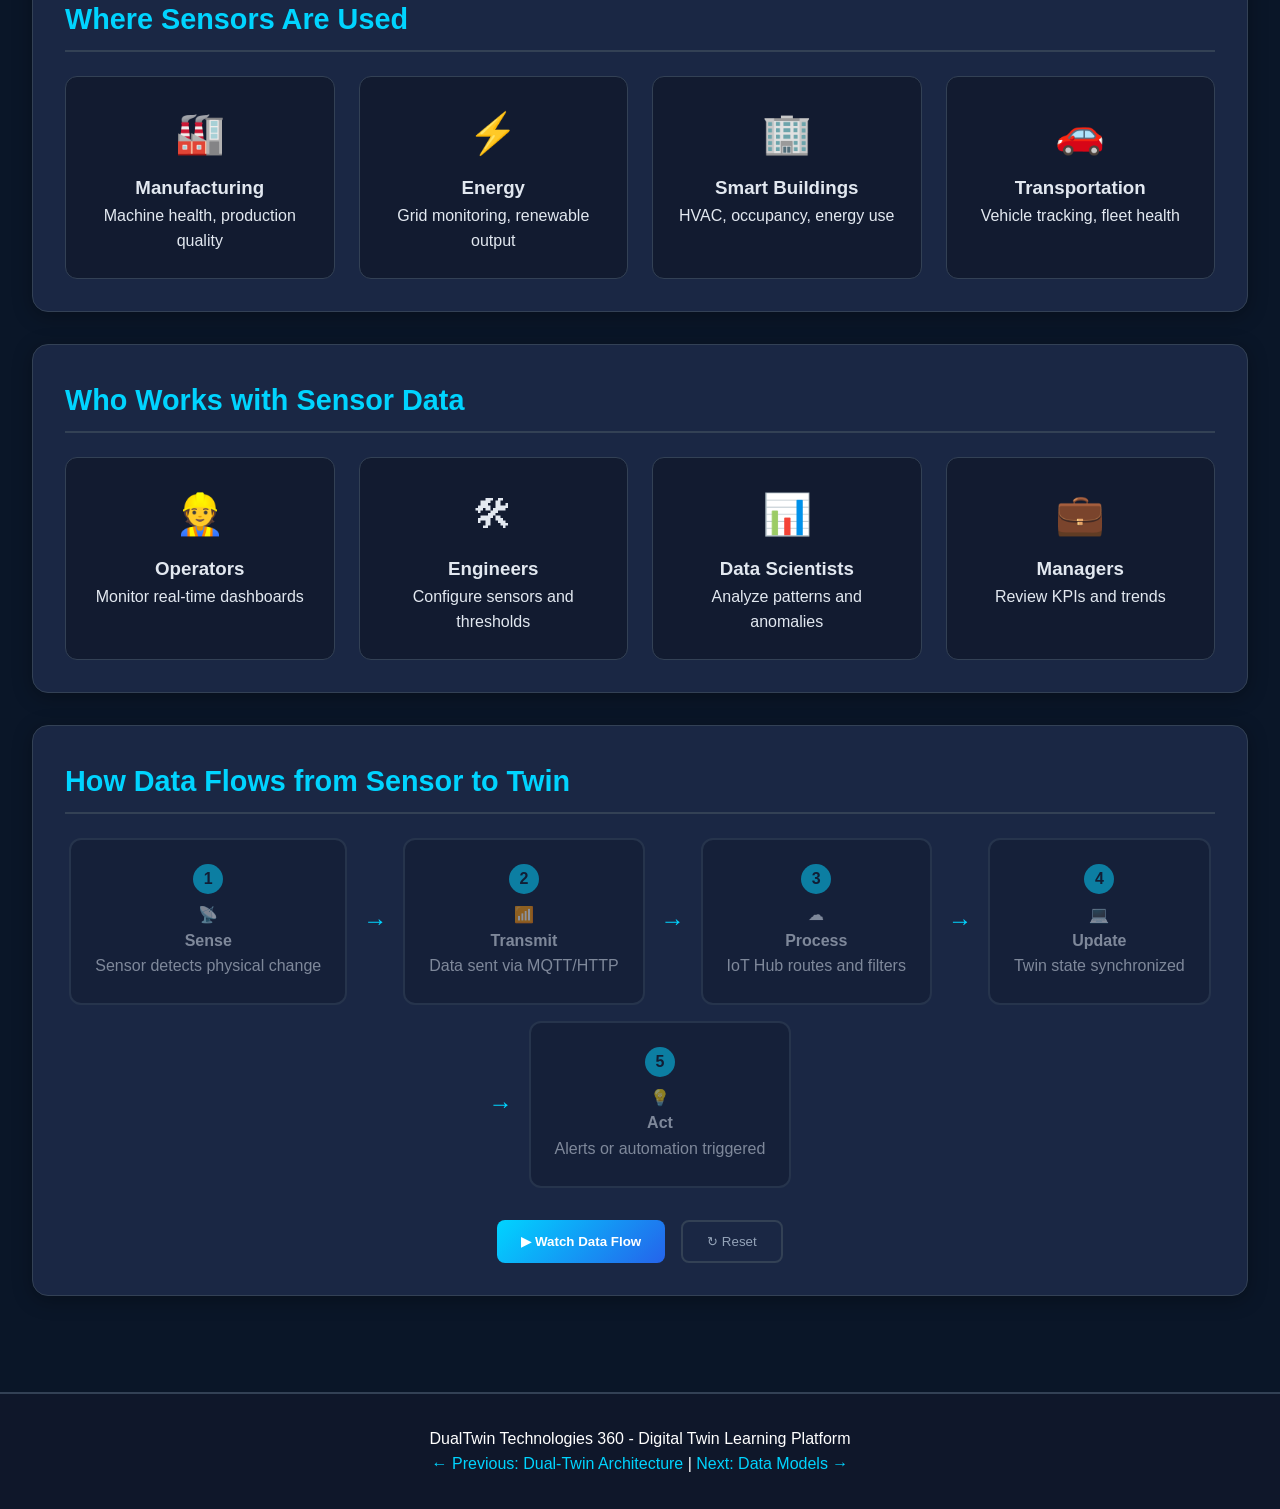
<file: concepts/03_iot_and_sensor_data_streams/html_demo/index.html>
<!DOCTYPE html>
<html lang="en">
<head>
    <meta charset="UTF-8">
    <meta name="viewport" content="width=device-width, initial-scale=1.0">
    <title>IoT and Sensor Data Streams - DualTwin 360</title>
    <link rel="stylesheet" href="styles.css">
</head>
<body>
    <header>
        <nav>
            <div class="logo">DualTwin 360</div>
            <div class="nav-links">
                <a href="#what">What</a>
                <a href="#why">Why</a>
                <a href="#where">Where</a>
                <a href="#who">Who</a>
                <a href="#how">How</a>
            </div>
            <button id="viewToggle" class="view-toggle">Technical View</button>
        </nav>
        <h1>03 - IoT and Sensor Data Streams</h1>
        <p class="subtitle">Real-time data flowing from sensors to your digital twin</p>
    </header>

    <main>
        <!-- WHAT Section with Sensor Animation -->
        <section id="what" class="section">
            <h2>What are IoT & Sensor Data Streams?</h2>
            <div class="explanation-box">
                <div class="non-technical">
                    <h3>Simple Explanation</h3>
                    <p>Think of sensors as the <strong>eyes, ears, and nose</strong> of your digital twin. They constantly watch temperature, listen for vibrations, and smell for gas leaks - then instantly tell the twin what's happening!</p>
                </div>
                <div class="technical hidden">
                    <h3>Technical Definition</h3>
                    <p>IoT sensor data streams are continuous flows of telemetry data from physical sensors (temperature, pressure, vibration, etc.) transmitted via protocols like MQTT, OPC-UA, or HTTP to digital twin platforms for real-time state synchronization.</p>
                </div>
            </div>
            
            <!-- Sensor Network Animation -->
            <div class="animation-container">
                <h3>Watch Data Flow from Sensors to Twin</h3>
                <div class="sensor-demo">
                    <!-- Sensor Layer -->
                    <div class="sensor-layer">
                        <div class="sensor-node" data-type="temp">
                            <span class="sensor-icon">&#127777;</span>
                            <span class="sensor-label">Temp</span>
                            <span class="sensor-value">45°C</span>
                        </div>
                        <div class="sensor-node" data-type="pressure">
                            <span class="sensor-icon">&#9041;</span>
                            <span class="sensor-label">Pressure</span>
                            <span class="sensor-value">2.4 bar</span>
                        </div>
                        <div class="sensor-node" data-type="vibration">
                            <span class="sensor-icon">&#128200;</span>
                            <span class="sensor-label">Vibration</span>
                            <span class="sensor-value">0.3 mm/s</span>
                        </div>
                        <div class="sensor-node" data-type="flow">
                            <span class="sensor-icon">&#128167;</span>
                            <span class="sensor-label">Flow</span>
                            <span class="sensor-value">12 L/min</span>
                        </div>
                    </div>
                    
                    <!-- Data Stream Lines -->
                    <div class="stream-container">
                        <div class="stream-line">
                            <div class="stream-particle"></div>
                            <div class="stream-particle" style="animation-delay: 0.3s"></div>
                        </div>
                        <div class="stream-line">
                            <div class="stream-particle" style="animation-delay: 0.1s"></div>
                            <div class="stream-particle" style="animation-delay: 0.4s"></div>
                        </div>
                        <div class="stream-line">
                            <div class="stream-particle" style="animation-delay: 0.2s"></div>
                            <div class="stream-particle" style="animation-delay: 0.5s"></div>
                        </div>
                        <div class="stream-line">
                            <div class="stream-particle" style="animation-delay: 0.15s"></div>
                            <div class="stream-particle" style="animation-delay: 0.45s"></div>
                        </div>
                    </div>
                    
                    <!-- IoT Hub -->
                    <div class="hub-container">
                        <div class="hub-icon">
                            <span>&#128225;</span>
                            <span class="hub-label">IoT Hub</span>
                        </div>
                    </div>
                    
                    <!-- Stream to Twin -->
                    <div class="hub-to-twin">
                        <div class="stream-particle"></div>
                        <div class="stream-particle" style="animation-delay: 0.2s"></div>
                        <div class="stream-particle" style="animation-delay: 0.4s"></div>
                    </div>
                    
                    <!-- Digital Twin -->
                    <div class="twin-receiver">
                        <div class="twin-icon">&#128187;</div>
                        <span class="twin-label">Digital Twin</span>
                        <div class="twin-status">Receiving Data...</div>
                    </div>
                </div>
            </div>
        </section>

        <!-- WHY Section -->
        <section id="why" class="section">
            <h2>Why Sensor Data Streams Matter</h2>
            <div class="benefits-grid">
                <div class="benefit-card">
                    <div class="benefit-icon">&#128065;</div>
                    <h3>Real-Time Visibility</h3>
                    <p>See what's happening right now, not yesterday</p>
                </div>
                <div class="benefit-card">
                    <div class="benefit-icon">&#9888;</div>
                    <h3>Early Warning</h3>
                    <p>Detect problems before they cause failures</p>
                </div>
                <div class="benefit-card">
                    <div class="benefit-icon">&#128202;</div>
                    <h3>Data-Driven Decisions</h3>
                    <p>Make choices based on facts, not guesses</p>
                </div>
                <div class="benefit-card">
                    <div class="benefit-icon">&#128176;</div>
                    <h3>Cost Reduction</h3>
                    <p>Prevent expensive unplanned downtime</p>
                </div>
            </div>
        </section>

        <!-- WHERE Section -->
        <section id="where" class="section">
            <h2>Where Sensors Are Used</h2>
            <div class="card-grid">
                <div class="card-item">
                    <span class="card-icon">&#127981;</span>
                    <h3>Manufacturing</h3>
                    <p>Machine health, production quality</p>
                </div>
                <div class="card-item">
                    <span class="card-icon">&#9889;</span>
                    <h3>Energy</h3>
                    <p>Grid monitoring, renewable output</p>
                </div>
                <div class="card-item">
                    <span class="card-icon">&#127970;</span>
                    <h3>Smart Buildings</h3>
                    <p>HVAC, occupancy, energy use</p>
                </div>
                <div class="card-item">
                    <span class="card-icon">&#128663;</span>
                    <h3>Transportation</h3>
                    <p>Vehicle tracking, fleet health</p>
                </div>
            </div>
        </section>

        <!-- WHO Section -->
        <section id="who" class="section">
            <h2>Who Works with Sensor Data</h2>
            <div class="card-grid">
                <div class="card-item">
                    <span class="card-icon">&#128119;</span>
                    <h3>Operators</h3>
                    <p>Monitor real-time dashboards</p>
                </div>
                <div class="card-item">
                    <span class="card-icon">&#128736;</span>
                    <h3>Engineers</h3>
                    <p>Configure sensors and thresholds</p>
                </div>
                <div class="card-item">
                    <span class="card-icon">&#128202;</span>
                    <h3>Data Scientists</h3>
                    <p>Analyze patterns and anomalies</p>
                </div>
                <div class="card-item">
                    <span class="card-icon">&#128188;</span>
                    <h3>Managers</h3>
                    <p>Review KPIs and trends</p>
                </div>
            </div>
        </section>

        <!-- HOW Section -->
        <section id="how" class="section">
            <h2>How Data Flows from Sensor to Twin</h2>
            <div class="process-flow">
                <div class="flow-step">
                    <div class="step-number">1</div>
                    <span class="step-icon">&#128225;</span>
                    <h4>Sense</h4>
                    <p>Sensor detects physical change</p>
                </div>
                <span class="flow-arrow">&#8594;</span>
                <div class="flow-step">
                    <div class="step-number">2</div>
                    <span class="step-icon">&#128246;</span>
                    <h4>Transmit</h4>
                    <p>Data sent via MQTT/HTTP</p>
                </div>
                <span class="flow-arrow">&#8594;</span>
                <div class="flow-step">
                    <div class="step-number">3</div>
                    <span class="step-icon">&#9729;</span>
                    <h4>Process</h4>
                    <p>IoT Hub routes and filters</p>
                </div>
                <span class="flow-arrow">&#8594;</span>
                <div class="flow-step">
                    <div class="step-number">4</div>
                    <span class="step-icon">&#128187;</span>
                    <h4>Update</h4>
                    <p>Twin state synchronized</p>
                </div>
                <span class="flow-arrow">&#8594;</span>
                <div class="flow-step">
                    <div class="step-number">5</div>
                    <span class="step-icon">&#128161;</span>
                    <h4>Act</h4>
                    <p>Alerts or automation triggered</p>
                </div>
            </div>
            <div class="demo-controls">
                <button id="runDemo" class="run-btn">&#9654; Watch Data Flow</button>
                <button id="resetDemo" class="reset-btn">&#8635; Reset</button>
            </div>
        </section>
    </main>

    <footer>
        <p>DualTwin Technologies 360 - Digital Twin Learning Platform</p>
        <p><a href="../02_dual_twin_architecture/html_demo/index.html">&larr; Previous: Dual-Twin Architecture</a> | 
           <a href="../04_data_models_and_semantics/html_demo/index.html">Next: Data Models &rarr;</a></p>
    </footer>

    <script src="script.js"></script>
</body>
</html>
</file>
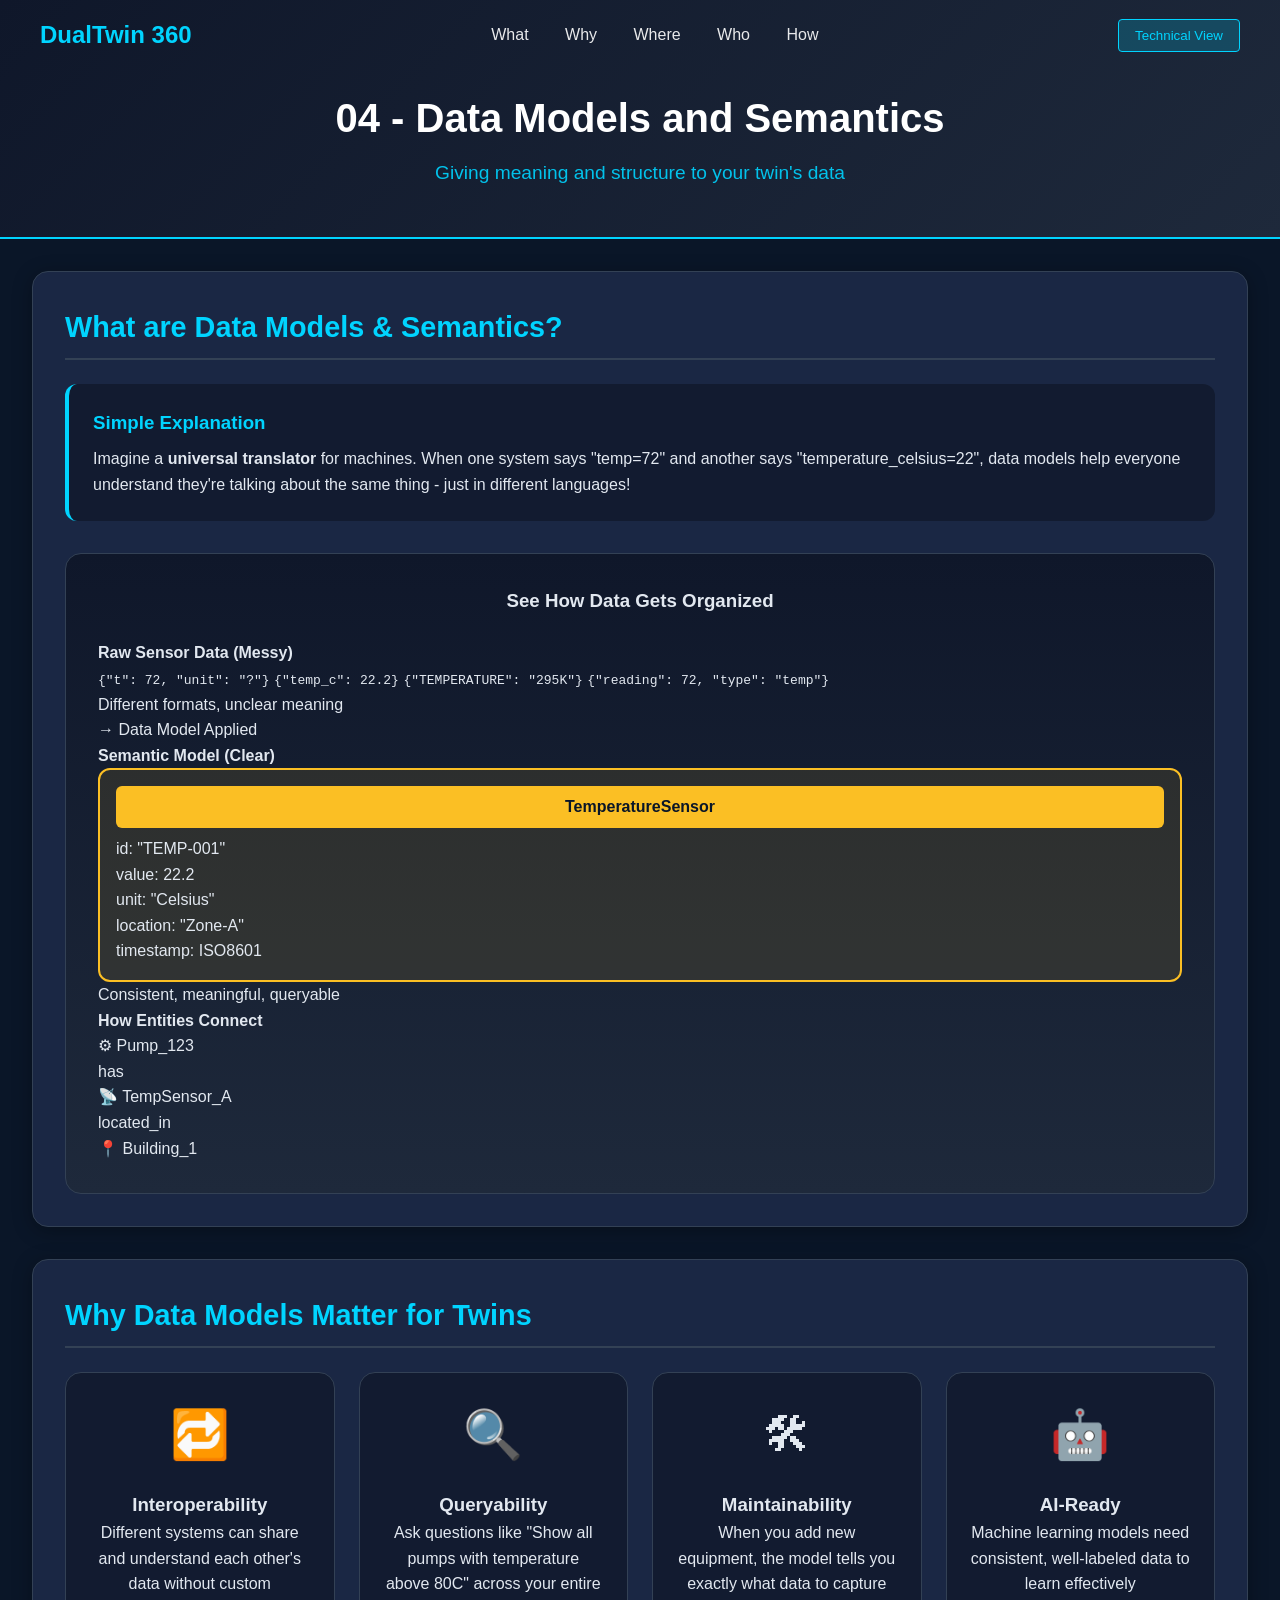
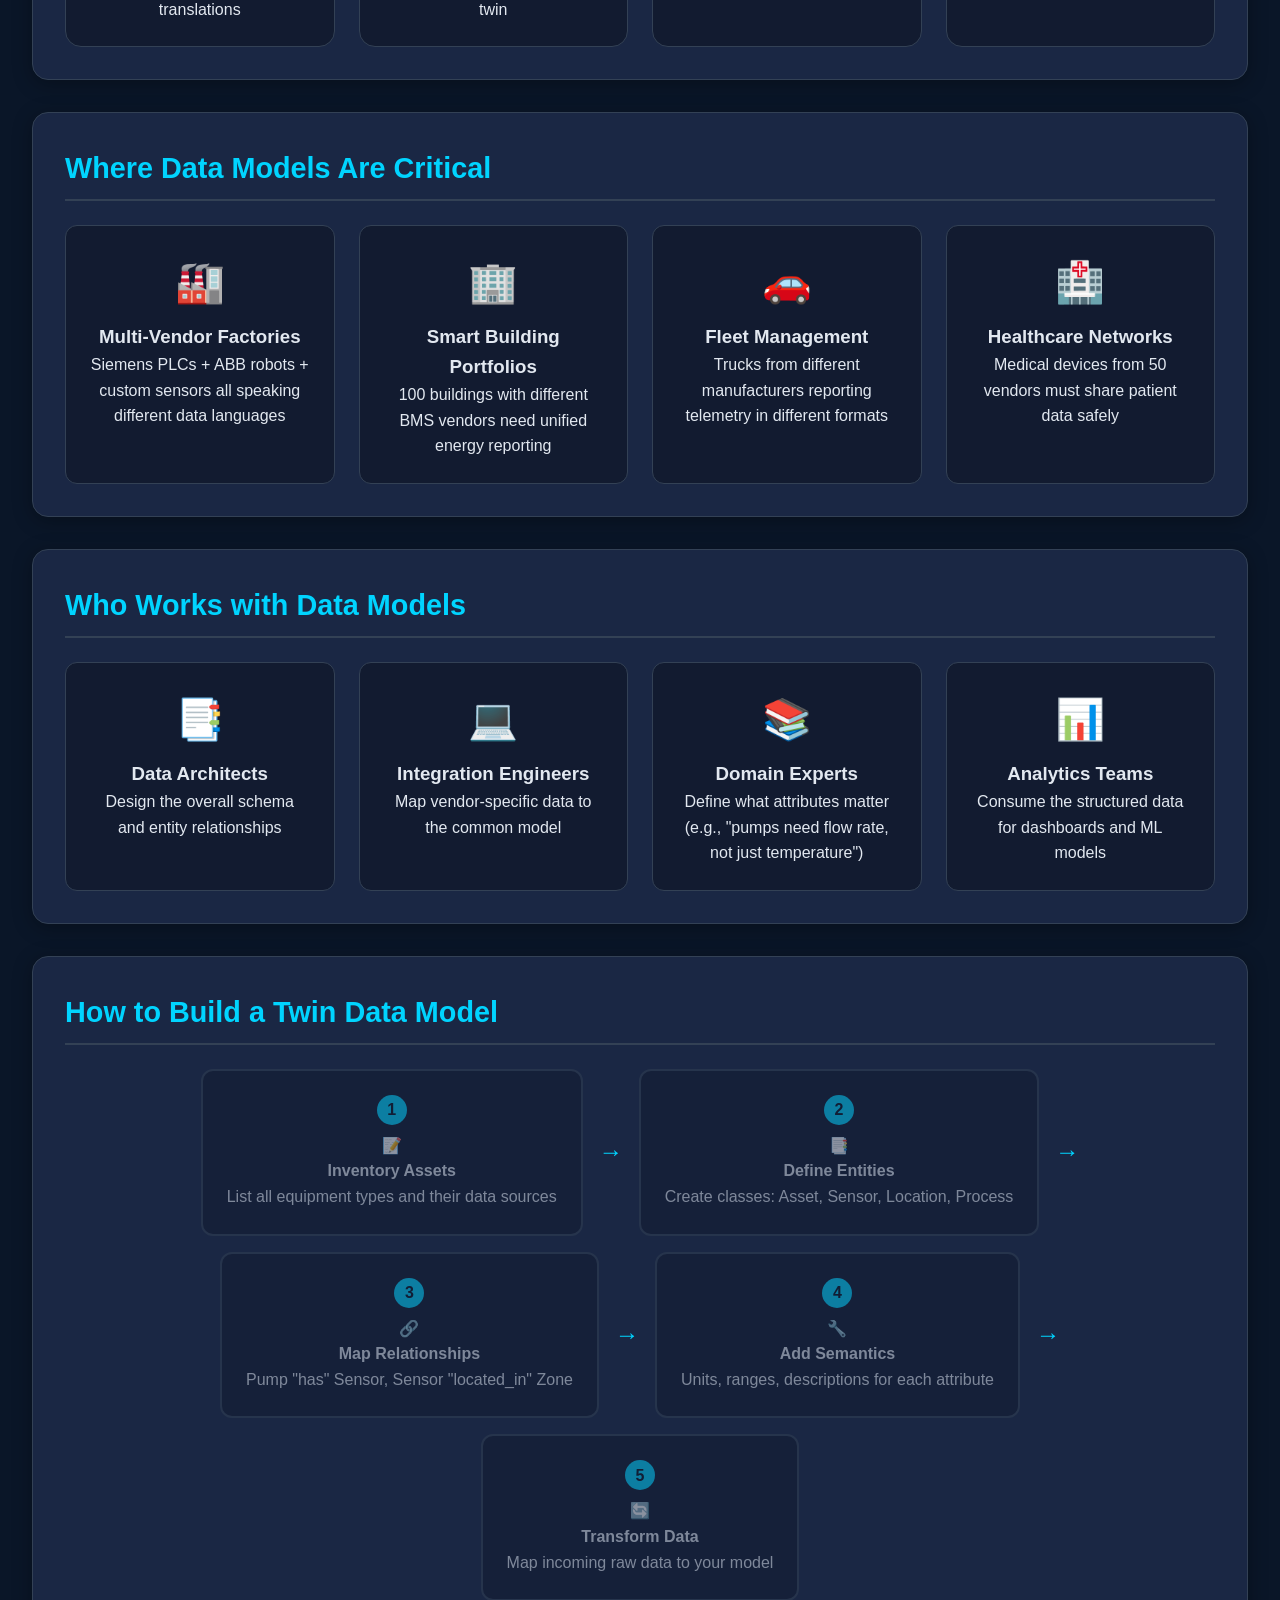
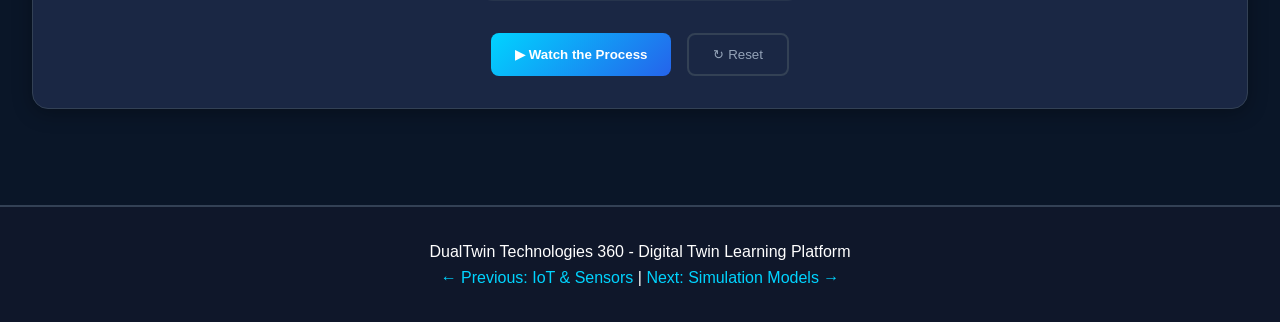
<file: concepts/04_data_models_and_semantics/html_demo/index.html>
<!DOCTYPE html>
<html lang="en">
<head>
    <meta charset="UTF-8">
    <meta name="viewport" content="width=device-width, initial-scale=1.0">
    <title>Data Models and Semantics - DualTwin 360</title>
    <link rel="stylesheet" href="styles.css">
</head>
<body>
    <header>
        <nav>
            <div class="logo">DualTwin 360</div>
            <div class="nav-links">
                <a href="#what">What</a>
                <a href="#why">Why</a>
                <a href="#where">Where</a>
                <a href="#who">Who</a>
                <a href="#how">How</a>
            </div>
            <button id="viewToggle" class="view-toggle">Technical View</button>
        </nav>
        <h1>04 - Data Models and Semantics</h1>
        <p class="subtitle">Giving meaning and structure to your twin's data</p>
    </header>

    <main>
        <!-- WHAT Section -->
        <section id="what" class="section">
            <h2>What are Data Models & Semantics?</h2>
            <div class="explanation-box">
                <div class="non-technical">
                    <h3>Simple Explanation</h3>
                    <p>Imagine a <strong>universal translator</strong> for machines. When one system says "temp=72" and another says "temperature_celsius=22", data models help everyone understand they're talking about the same thing - just in different languages!</p>
                </div>
                <div class="technical hidden">
                    <h3>Technical Definition</h3>
                    <p>Data models define the schema, entities, attributes, and relationships within a digital twin. Semantics add meaning through ontologies (like RDF/OWL), enabling machines to understand context, units, and relationships between data points.</p>
                </div>
            </div>
            
            <!-- Data Model Visualization -->
            <div class="animation-container">
                <h3>See How Data Gets Organized</h3>
                <div class="data-model-demo">
                    <!-- Raw Data Side -->
                    <div class="raw-data-panel">
                        <h4>Raw Sensor Data (Messy)</h4>
                        <div class="raw-data-box">
                            <code>{"t": 72, "unit": "?"}</code>
                            <code>{"temp_c": 22.2}</code>
                            <code>{"TEMPERATURE": "295K"}</code>
                            <code>{"reading": 72, "type": "temp"}</code>
                        </div>
                        <p class="data-problem">Different formats, unclear meaning</p>
                    </div>
                    
                    <!-- Transformation Arrow -->
                    <div class="transform-arrow">
                        <span class="arrow-icon">&#8594;</span>
                        <span class="arrow-label">Data Model Applied</span>
                    </div>
                    
                    <!-- Structured Data Side -->
                    <div class="structured-data-panel">
                        <h4>Semantic Model (Clear)</h4>
                        <div class="entity-diagram">
                            <div class="entity-box main-entity">
                                <div class="entity-header">TemperatureSensor</div>
                                <div class="entity-field">id: "TEMP-001"</div>
                                <div class="entity-field">value: 22.2</div>
                                <div class="entity-field">unit: "Celsius"</div>
                                <div class="entity-field">location: "Zone-A"</div>
                                <div class="entity-field">timestamp: ISO8601</div>
                            </div>
                        </div>
                        <p class="data-solution">Consistent, meaningful, queryable</p>
                    </div>
                </div>
                
                <!-- Entity Relationship Demo -->
                <div class="relationship-demo">
                    <h4>How Entities Connect</h4>
                    <div class="entity-network">
                        <div class="entity-node" data-type="asset">
                            <span class="node-icon">&#9881;</span>
                            <span class="node-label">Pump_123</span>
                        </div>
                        <div class="relationship-line" data-rel="has">
                            <span>has</span>
                        </div>
                        <div class="entity-node" data-type="sensor">
                            <span class="node-icon">&#128225;</span>
                            <span class="node-label">TempSensor_A</span>
                        </div>
                        <div class="relationship-line" data-rel="located">
                            <span>located_in</span>
                        </div>
                        <div class="entity-node" data-type="location">
                            <span class="node-icon">&#128205;</span>
                            <span class="node-label">Building_1</span>
                        </div>
                    </div>
                </div>
            </div>
        </section>

        <!-- WHY Section - Specific to Data Models -->
        <section id="why" class="section">
            <h2>Why Data Models Matter for Twins</h2>
            <div class="benefits-grid">
                <div class="benefit-card">
                    <div class="benefit-icon">&#128257;</div>
                    <h3>Interoperability</h3>
                    <p>Different systems can share and understand each other's data without custom translations</p>
                </div>
                <div class="benefit-card">
                    <div class="benefit-icon">&#128269;</div>
                    <h3>Queryability</h3>
                    <p>Ask questions like "Show all pumps with temperature above 80C" across your entire twin</p>
                </div>
                <div class="benefit-card">
                    <div class="benefit-icon">&#128736;</div>
                    <h3>Maintainability</h3>
                    <p>When you add new equipment, the model tells you exactly what data to capture</p>
                </div>
                <div class="benefit-card">
                    <div class="benefit-icon">&#129302;</div>
                    <h3>AI-Ready</h3>
                    <p>Machine learning models need consistent, well-labeled data to learn effectively</p>
                </div>
            </div>
        </section>

        <!-- WHERE Section - Specific examples -->
        <section id="where" class="section">
            <h2>Where Data Models Are Critical</h2>
            <div class="card-grid">
                <div class="card-item">
                    <span class="card-icon">&#127981;</span>
                    <h3>Multi-Vendor Factories</h3>
                    <p>Siemens PLCs + ABB robots + custom sensors all speaking different data languages</p>
                </div>
                <div class="card-item">
                    <span class="card-icon">&#127970;</span>
                    <h3>Smart Building Portfolios</h3>
                    <p>100 buildings with different BMS vendors need unified energy reporting</p>
                </div>
                <div class="card-item">
                    <span class="card-icon">&#128663;</span>
                    <h3>Fleet Management</h3>
                    <p>Trucks from different manufacturers reporting telemetry in different formats</p>
                </div>
                <div class="card-item">
                    <span class="card-icon">&#127973;</span>
                    <h3>Healthcare Networks</h3>
                    <p>Medical devices from 50 vendors must share patient data safely</p>
                </div>
            </div>
        </section>

        <!-- WHO Section - Specific roles for data modeling -->
        <section id="who" class="section">
            <h2>Who Works with Data Models</h2>
            <div class="card-grid">
                <div class="card-item">
                    <span class="card-icon">&#128209;</span>
                    <h3>Data Architects</h3>
                    <p>Design the overall schema and entity relationships</p>
                </div>
                <div class="card-item">
                    <span class="card-icon">&#128187;</span>
                    <h3>Integration Engineers</h3>
                    <p>Map vendor-specific data to the common model</p>
                </div>
                <div class="card-item">
                    <span class="card-icon">&#128218;</span>
                    <h3>Domain Experts</h3>
                    <p>Define what attributes matter (e.g., "pumps need flow rate, not just temperature")</p>
                </div>
                <div class="card-item">
                    <span class="card-icon">&#128202;</span>
                    <h3>Analytics Teams</h3>
                    <p>Consume the structured data for dashboards and ML models</p>
                </div>
            </div>
        </section>

        <!-- HOW Section - Specific to data modeling -->
        <section id="how" class="section">
            <h2>How to Build a Twin Data Model</h2>
            <div class="process-flow">
                <div class="flow-step">
                    <div class="step-number">1</div>
                    <span class="step-icon">&#128221;</span>
                    <h4>Inventory Assets</h4>
                    <p>List all equipment types and their data sources</p>
                </div>
                <span class="flow-arrow">&#8594;</span>
                <div class="flow-step">
                    <div class="step-number">2</div>
                    <span class="step-icon">&#128209;</span>
                    <h4>Define Entities</h4>
                    <p>Create classes: Asset, Sensor, Location, Process</p>
                </div>
                <span class="flow-arrow">&#8594;</span>
                <div class="flow-step">
                    <div class="step-number">3</div>
                    <span class="step-icon">&#128279;</span>
                    <h4>Map Relationships</h4>
                    <p>Pump "has" Sensor, Sensor "located_in" Zone</p>
                </div>
                <span class="flow-arrow">&#8594;</span>
                <div class="flow-step">
                    <div class="step-number">4</div>
                    <span class="step-icon">&#128295;</span>
                    <h4>Add Semantics</h4>
                    <p>Units, ranges, descriptions for each attribute</p>
                </div>
                <span class="flow-arrow">&#8594;</span>
                <div class="flow-step">
                    <div class="step-number">5</div>
                    <span class="step-icon">&#128260;</span>
                    <h4>Transform Data</h4>
                    <p>Map incoming raw data to your model</p>
                </div>
            </div>
            <div class="demo-controls">
                <button id="runDemo" class="run-btn">&#9654; Watch the Process</button>
                <button id="resetDemo" class="reset-btn">&#8635; Reset</button>
            </div>
        </section>
    </main>

    <footer>
        <p>DualTwin Technologies 360 - Digital Twin Learning Platform</p>
        <p><a href="../03_iot_and_sensor_data_streams/html_demo/index.html">&larr; Previous: IoT & Sensors</a> | 
           <a href="../05_simulation_and_physics_models/html_demo/index.html">Next: Simulation Models &rarr;</a></p>
    </footer>

    <script src="script.js"></script>
</body>
</html>
</file>
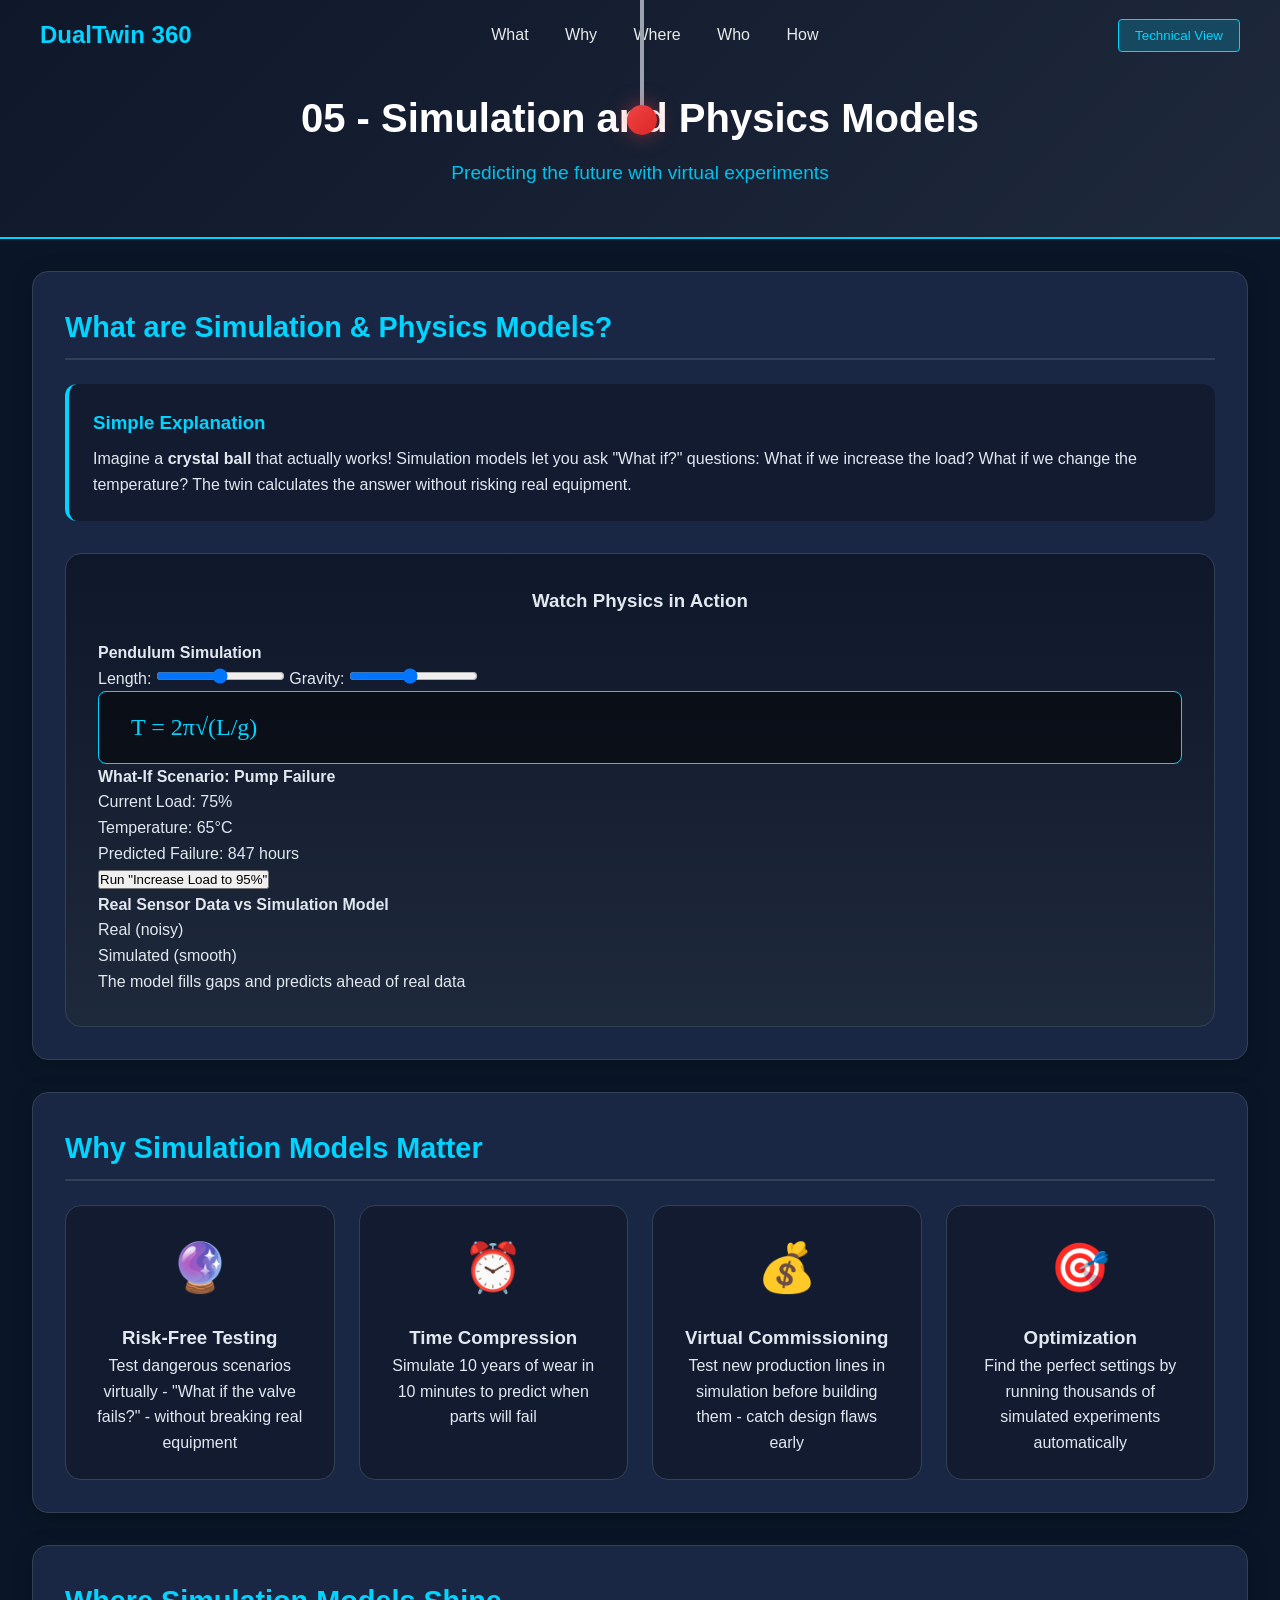
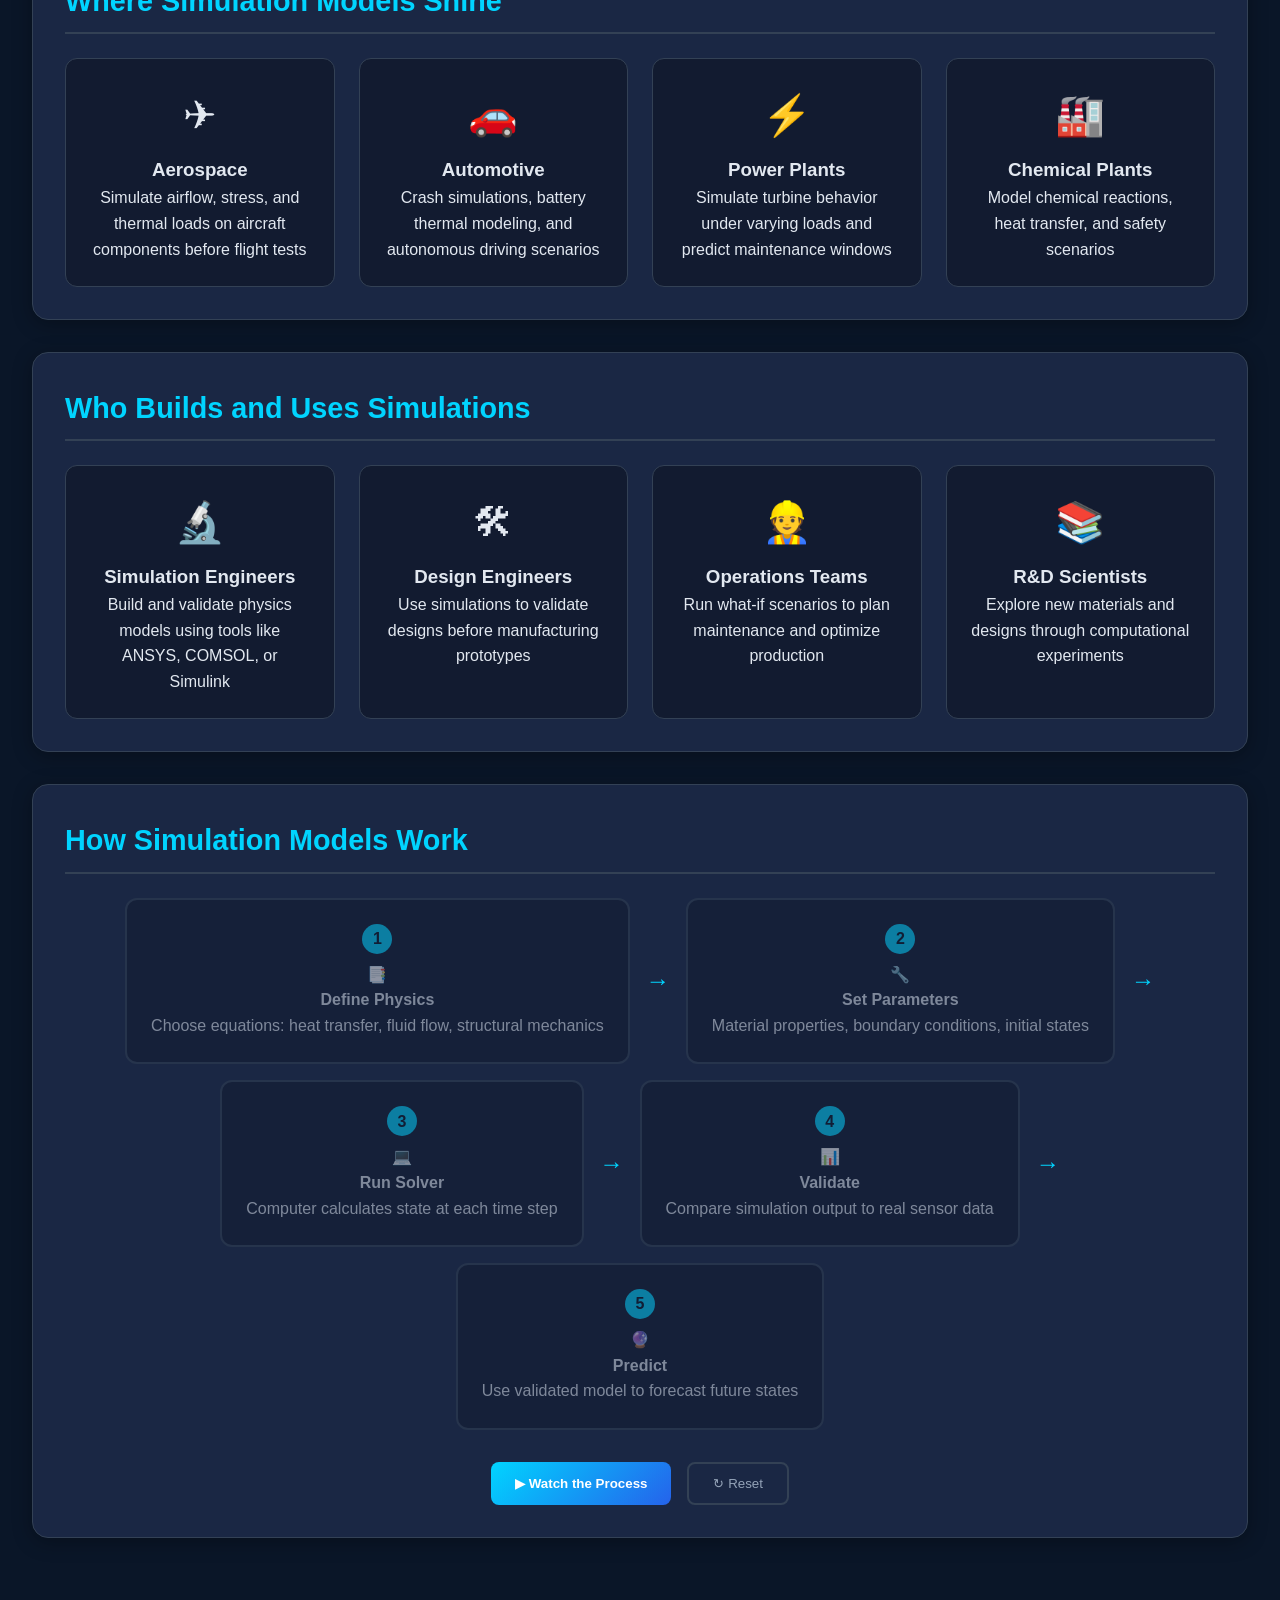
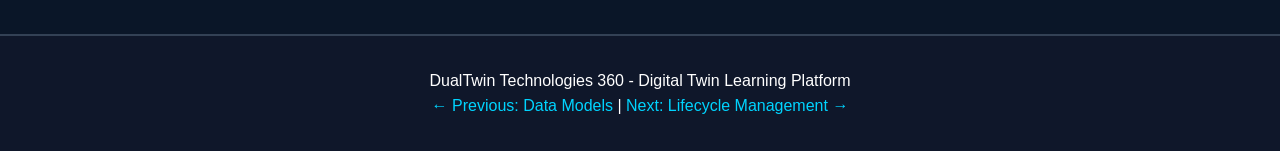
<file: concepts/05_simulation_and_physics_models/html_demo/index.html>
<!DOCTYPE html>
<html lang="en">
<head>
    <meta charset="UTF-8">
    <meta name="viewport" content="width=device-width, initial-scale=1.0">
    <title>Simulation and Physics Models - DualTwin 360</title>
    <link rel="stylesheet" href="styles.css">
</head>
<body>
    <header>
        <nav>
            <div class="logo">DualTwin 360</div>
            <div class="nav-links">
                <a href="#what">What</a>
                <a href="#why">Why</a>
                <a href="#where">Where</a>
                <a href="#who">Who</a>
                <a href="#how">How</a>
            </div>
            <button id="viewToggle" class="view-toggle">Technical View</button>
        </nav>
        <h1>05 - Simulation and Physics Models</h1>
        <p class="subtitle">Predicting the future with virtual experiments</p>
    </header>

    <main>
        <!-- WHAT Section -->
        <section id="what" class="section">
            <h2>What are Simulation & Physics Models?</h2>
            <div class="explanation-box">
                <div class="non-technical">
                    <h3>Simple Explanation</h3>
                    <p>Imagine a <strong>crystal ball</strong> that actually works! Simulation models let you ask "What if?" questions: What if we increase the load? What if we change the temperature? The twin calculates the answer without risking real equipment.</p>
                </div>
                <div class="technical hidden">
                    <h3>Technical Definition</h3>
                    <p>Physics-based models use differential equations, finite element analysis (FEA), and computational fluid dynamics (CFD) to mathematically represent physical behavior. These models enable predictive simulation, what-if analysis, and virtual commissioning within digital twins.</p>
                </div>
            </div>
            
            <!-- Physics Simulation Demo -->
            <div class="animation-container">
                <h3>Watch Physics in Action</h3>
                <div class="simulation-demo">
                    <!-- Pendulum Simulation -->
                    <div class="physics-panel">
                        <h4>Pendulum Simulation</h4>
                        <div class="pendulum-container">
                            <div class="pendulum-pivot"></div>
                            <div class="pendulum-arm">
                                <div class="pendulum-ball"></div>
                            </div>
                        </div>
                        <div class="physics-controls">
                            <label>Length: <input type="range" id="lengthSlider" min="50" max="150" value="100"></label>
                            <label>Gravity: <input type="range" id="gravitySlider" min="1" max="20" value="10"></label>
                        </div>
                        <div class="formula-display">T = 2π√(L/g)</div>
                    </div>
                    
                    <!-- What-If Scenario -->
                    <div class="whatif-panel">
                        <h4>What-If Scenario: Pump Failure</h4>
                        <div class="scenario-box">
                            <div class="scenario-input">
                                <span class="scenario-label">Current Load:</span>
                                <span class="scenario-value" id="loadValue">75%</span>
                            </div>
                            <div class="scenario-input">
                                <span class="scenario-label">Temperature:</span>
                                <span class="scenario-value" id="tempValue">65°C</span>
                            </div>
                            <div class="scenario-result">
                                <span class="result-label">Predicted Failure:</span>
                                <span class="result-value" id="failureTime">847 hours</span>
                            </div>
                        </div>
                        <button class="scenario-btn" id="runScenario">Run "Increase Load to 95%"</button>
                    </div>
                </div>
                
                <!-- Real vs Simulated Comparison -->
                <div class="comparison-demo">
                    <h4>Real Sensor Data vs Simulation Model</h4>
                    <div class="comparison-chart">
                        <div class="chart-line real-data">
                            <span class="line-label">Real (noisy)</span>
                        </div>
                        <div class="chart-line simulated-data">
                            <span class="line-label">Simulated (smooth)</span>
                        </div>
                    </div>
                    <p class="comparison-note">The model fills gaps and predicts ahead of real data</p>
                </div>
            </div>
        </section>

        <!-- WHY Section - Specific to Simulation -->
        <section id="why" class="section">
            <h2>Why Simulation Models Matter</h2>
            <div class="benefits-grid">
                <div class="benefit-card">
                    <div class="benefit-icon">&#128302;</div>
                    <h3>Risk-Free Testing</h3>
                    <p>Test dangerous scenarios virtually - "What if the valve fails?" - without breaking real equipment</p>
                </div>
                <div class="benefit-card">
                    <div class="benefit-icon">&#9200;</div>
                    <h3>Time Compression</h3>
                    <p>Simulate 10 years of wear in 10 minutes to predict when parts will fail</p>
                </div>
                <div class="benefit-card">
                    <div class="benefit-icon">&#128176;</div>
                    <h3>Virtual Commissioning</h3>
                    <p>Test new production lines in simulation before building them - catch design flaws early</p>
                </div>
                <div class="benefit-card">
                    <div class="benefit-icon">&#127919;</div>
                    <h3>Optimization</h3>
                    <p>Find the perfect settings by running thousands of simulated experiments automatically</p>
                </div>
            </div>
        </section>

        <!-- WHERE Section - Specific to Simulation -->
        <section id="where" class="section">
            <h2>Where Simulation Models Shine</h2>
            <div class="card-grid">
                <div class="card-item">
                    <span class="card-icon">&#9992;</span>
                    <h3>Aerospace</h3>
                    <p>Simulate airflow, stress, and thermal loads on aircraft components before flight tests</p>
                </div>
                <div class="card-item">
                    <span class="card-icon">&#128663;</span>
                    <h3>Automotive</h3>
                    <p>Crash simulations, battery thermal modeling, and autonomous driving scenarios</p>
                </div>
                <div class="card-item">
                    <span class="card-icon">&#9889;</span>
                    <h3>Power Plants</h3>
                    <p>Simulate turbine behavior under varying loads and predict maintenance windows</p>
                </div>
                <div class="card-item">
                    <span class="card-icon">&#127981;</span>
                    <h3>Chemical Plants</h3>
                    <p>Model chemical reactions, heat transfer, and safety scenarios</p>
                </div>
            </div>
        </section>

        <!-- WHO Section - Specific to Simulation -->
        <section id="who" class="section">
            <h2>Who Builds and Uses Simulations</h2>
            <div class="card-grid">
                <div class="card-item">
                    <span class="card-icon">&#128300;</span>
                    <h3>Simulation Engineers</h3>
                    <p>Build and validate physics models using tools like ANSYS, COMSOL, or Simulink</p>
                </div>
                <div class="card-item">
                    <span class="card-icon">&#128736;</span>
                    <h3>Design Engineers</h3>
                    <p>Use simulations to validate designs before manufacturing prototypes</p>
                </div>
                <div class="card-item">
                    <span class="card-icon">&#128119;</span>
                    <h3>Operations Teams</h3>
                    <p>Run what-if scenarios to plan maintenance and optimize production</p>
                </div>
                <div class="card-item">
                    <span class="card-icon">&#128218;</span>
                    <h3>R&D Scientists</h3>
                    <p>Explore new materials and designs through computational experiments</p>
                </div>
            </div>
        </section>

        <!-- HOW Section - Specific to Simulation -->
        <section id="how" class="section">
            <h2>How Simulation Models Work</h2>
            <div class="process-flow">
                <div class="flow-step">
                    <div class="step-number">1</div>
                    <span class="step-icon">&#128209;</span>
                    <h4>Define Physics</h4>
                    <p>Choose equations: heat transfer, fluid flow, structural mechanics</p>
                </div>
                <span class="flow-arrow">&#8594;</span>
                <div class="flow-step">
                    <div class="step-number">2</div>
                    <span class="step-icon">&#128295;</span>
                    <h4>Set Parameters</h4>
                    <p>Material properties, boundary conditions, initial states</p>
                </div>
                <span class="flow-arrow">&#8594;</span>
                <div class="flow-step">
                    <div class="step-number">3</div>
                    <span class="step-icon">&#128187;</span>
                    <h4>Run Solver</h4>
                    <p>Computer calculates state at each time step</p>
                </div>
                <span class="flow-arrow">&#8594;</span>
                <div class="flow-step">
                    <div class="step-number">4</div>
                    <span class="step-icon">&#128202;</span>
                    <h4>Validate</h4>
                    <p>Compare simulation output to real sensor data</p>
                </div>
                <span class="flow-arrow">&#8594;</span>
                <div class="flow-step">
                    <div class="step-number">5</div>
                    <span class="step-icon">&#128302;</span>
                    <h4>Predict</h4>
                    <p>Use validated model to forecast future states</p>
                </div>
            </div>
            <div class="demo-controls">
                <button id="runDemo" class="run-btn">&#9654; Watch the Process</button>
                <button id="resetDemo" class="reset-btn">&#8635; Reset</button>
            </div>
        </section>
    </main>

    <footer>
        <p>DualTwin Technologies 360 - Digital Twin Learning Platform</p>
        <p><a href="../04_data_models_and_semantics/html_demo/index.html">&larr; Previous: Data Models</a> | 
           <a href="../06_twin_lifecycle_management/html_demo/index.html">Next: Lifecycle Management &rarr;</a></p>
    </footer>

    <script src="script.js"></script>
</body>
</html>
</file>
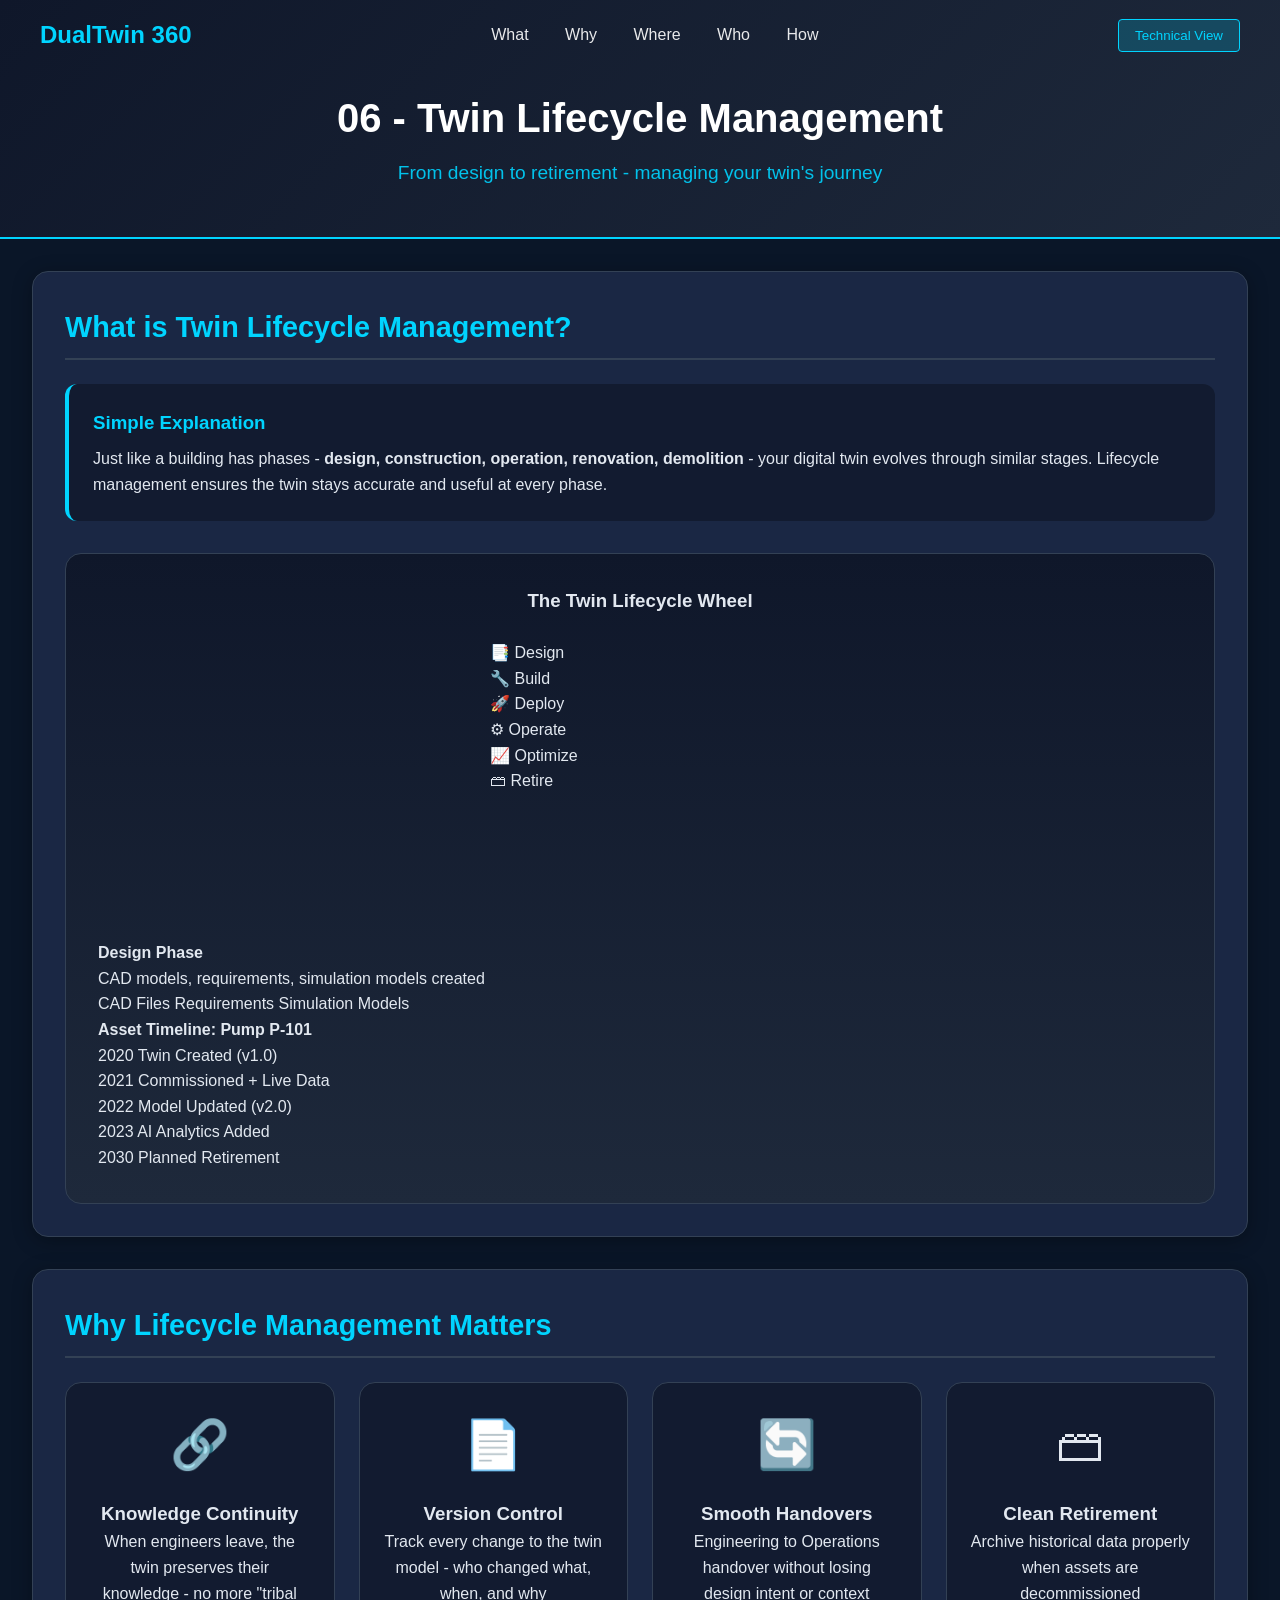
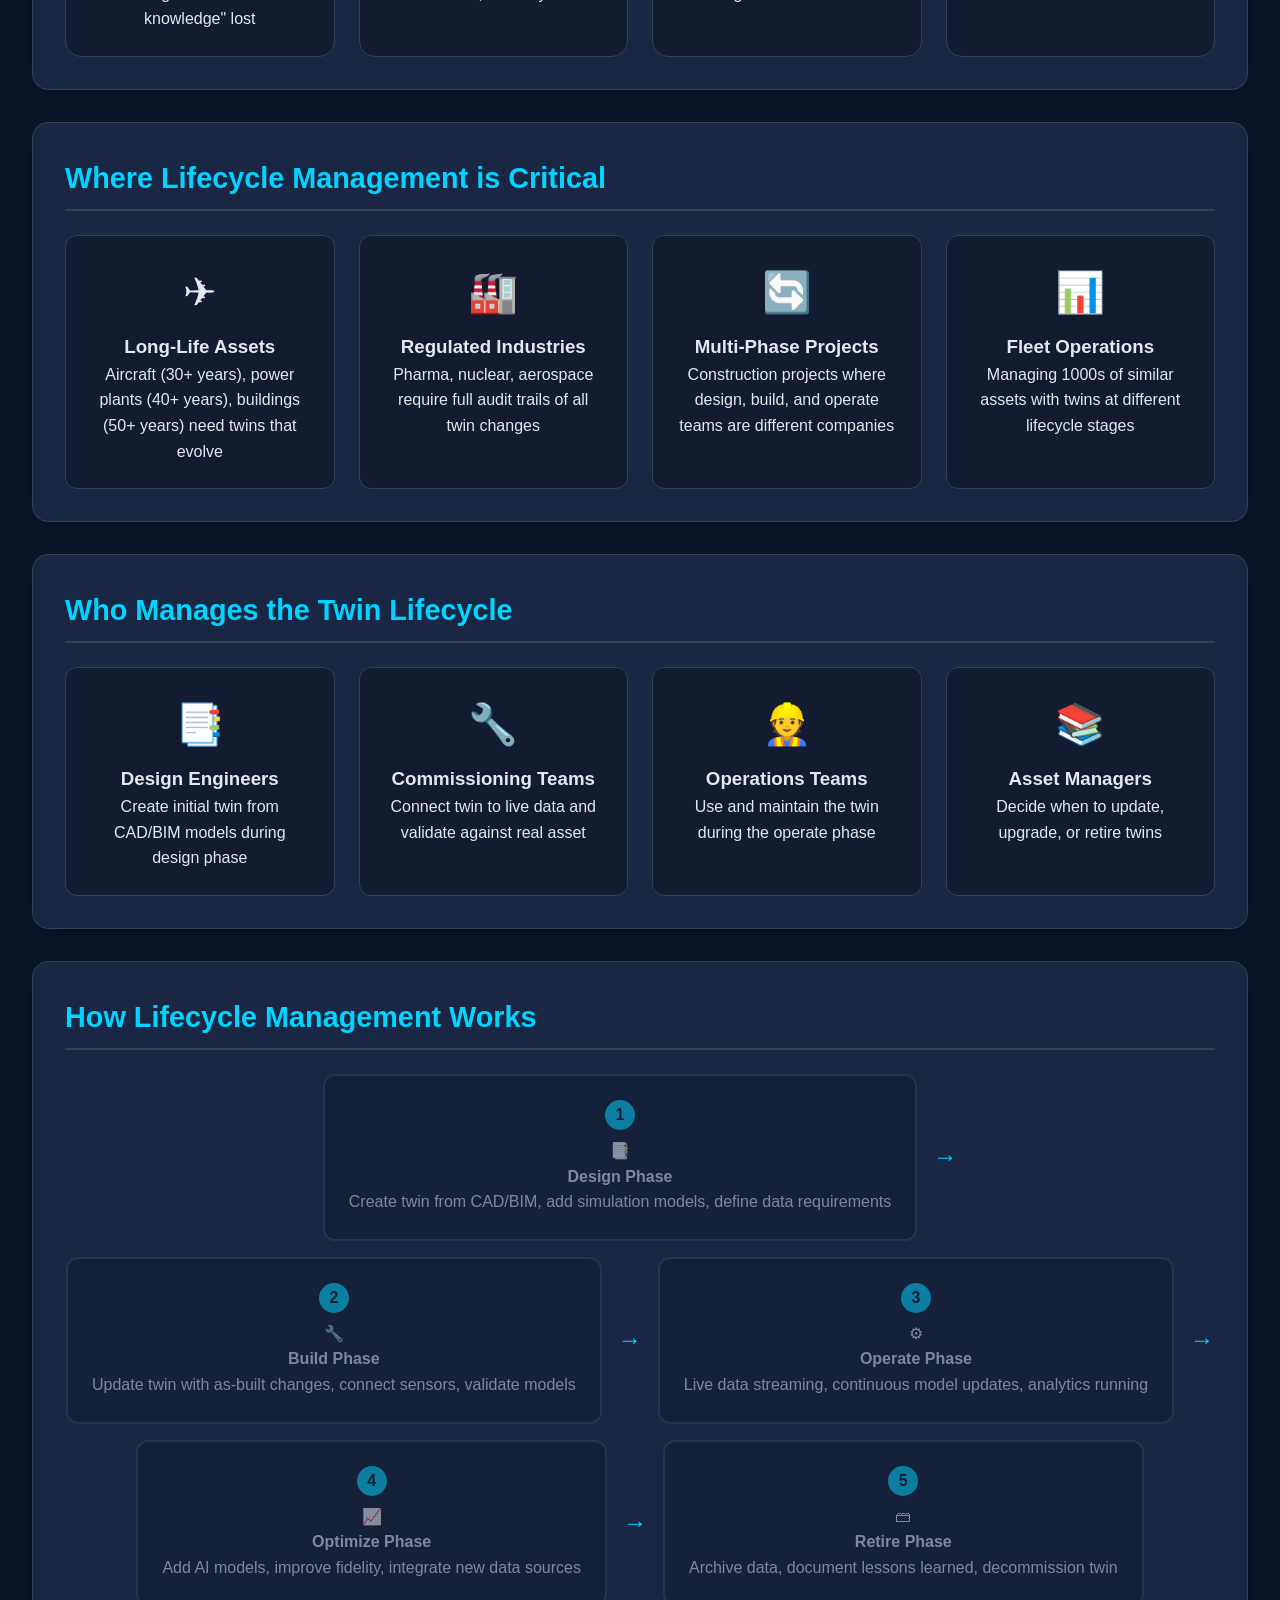
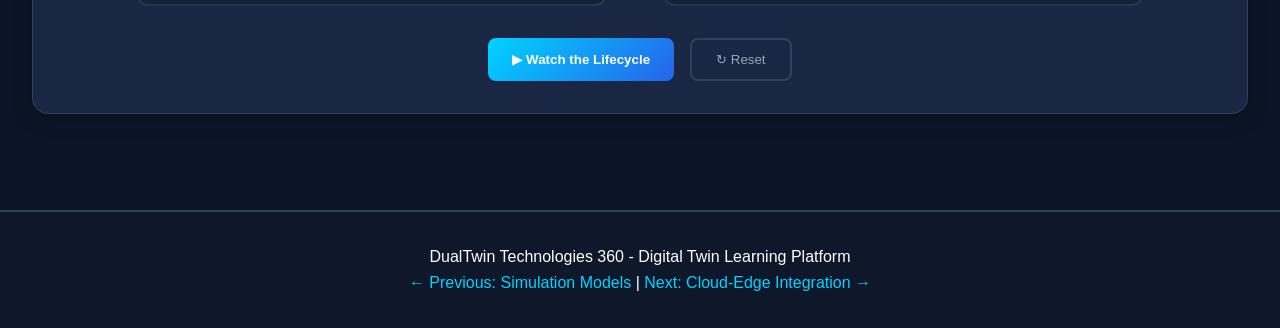
<file: concepts/06_twin_lifecycle_management/html_demo/index.html>
<!DOCTYPE html>
<html lang="en">
<head>
    <meta charset="UTF-8">
    <meta name="viewport" content="width=device-width, initial-scale=1.0">
    <title>Twin Lifecycle Management - DualTwin 360</title>
    <link rel="stylesheet" href="styles.css">
</head>
<body>
    <header>
        <nav>
            <div class="logo">DualTwin 360</div>
            <div class="nav-links">
                <a href="#what">What</a>
                <a href="#why">Why</a>
                <a href="#where">Where</a>
                <a href="#who">Who</a>
                <a href="#how">How</a>
            </div>
            <button id="viewToggle" class="view-toggle">Technical View</button>
        </nav>
        <h1>06 - Twin Lifecycle Management</h1>
        <p class="subtitle">From design to retirement - managing your twin's journey</p>
    </header>

    <main>
        <!-- WHAT Section -->
        <section id="what" class="section">
            <h2>What is Twin Lifecycle Management?</h2>
            <div class="explanation-box">
                <div class="non-technical">
                    <h3>Simple Explanation</h3>
                    <p>Just like a building has phases - <strong>design, construction, operation, renovation, demolition</strong> - your digital twin evolves through similar stages. Lifecycle management ensures the twin stays accurate and useful at every phase.</p>
                </div>
                <div class="technical hidden">
                    <h3>Technical Definition</h3>
                    <p>Twin lifecycle management encompasses version control, configuration management, model updates, data retention policies, and handover processes across design, build, operate, and decommission phases. It ensures twin fidelity and governance throughout the asset's life.</p>
                </div>
            </div>
            
            <!-- Lifecycle Wheel Animation -->
            <div class="animation-container">
                <h3>The Twin Lifecycle Wheel</h3>
                <div class="lifecycle-demo">
                    <div class="lifecycle-wheel">
                        <div class="wheel-stage active" data-stage="design">
                            <span class="stage-icon">&#128209;</span>
                            <span class="stage-label">Design</span>
                        </div>
                        <div class="wheel-stage" data-stage="build">
                            <span class="stage-icon">&#128295;</span>
                            <span class="stage-label">Build</span>
                        </div>
                        <div class="wheel-stage" data-stage="deploy">
                            <span class="stage-icon">&#128640;</span>
                            <span class="stage-label">Deploy</span>
                        </div>
                        <div class="wheel-stage" data-stage="operate">
                            <span class="stage-icon">&#9881;</span>
                            <span class="stage-label">Operate</span>
                        </div>
                        <div class="wheel-stage" data-stage="optimize">
                            <span class="stage-icon">&#128200;</span>
                            <span class="stage-label">Optimize</span>
                        </div>
                        <div class="wheel-stage" data-stage="retire">
                            <span class="stage-icon">&#128451;</span>
                            <span class="stage-label">Retire</span>
                        </div>
                    </div>
                    
                    <!-- Stage Details Panel -->
                    <div class="stage-details">
                        <div class="stage-info" id="stageInfo">
                            <h4>Design Phase</h4>
                            <p>CAD models, requirements, simulation models created</p>
                            <div class="artifacts">
                                <span class="artifact">CAD Files</span>
                                <span class="artifact">Requirements</span>
                                <span class="artifact">Simulation Models</span>
                            </div>
                        </div>
                    </div>
                </div>
                
                <!-- Timeline View -->
                <div class="timeline-demo">
                    <h4>Asset Timeline: Pump P-101</h4>
                    <div class="timeline">
                        <div class="timeline-event" data-year="2020">
                            <span class="event-year">2020</span>
                            <span class="event-desc">Twin Created (v1.0)</span>
                        </div>
                        <div class="timeline-event" data-year="2021">
                            <span class="event-year">2021</span>
                            <span class="event-desc">Commissioned + Live Data</span>
                        </div>
                        <div class="timeline-event" data-year="2022">
                            <span class="event-year">2022</span>
                            <span class="event-desc">Model Updated (v2.0)</span>
                        </div>
                        <div class="timeline-event" data-year="2023">
                            <span class="event-year">2023</span>
                            <span class="event-desc">AI Analytics Added</span>
                        </div>
                        <div class="timeline-event future" data-year="2030">
                            <span class="event-year">2030</span>
                            <span class="event-desc">Planned Retirement</span>
                        </div>
                    </div>
                </div>
            </div>
        </section>

        <!-- WHY Section - Specific to Lifecycle -->
        <section id="why" class="section">
            <h2>Why Lifecycle Management Matters</h2>
            <div class="benefits-grid">
                <div class="benefit-card">
                    <div class="benefit-icon">&#128279;</div>
                    <h3>Knowledge Continuity</h3>
                    <p>When engineers leave, the twin preserves their knowledge - no more "tribal knowledge" lost</p>
                </div>
                <div class="benefit-card">
                    <div class="benefit-icon">&#128196;</div>
                    <h3>Version Control</h3>
                    <p>Track every change to the twin model - who changed what, when, and why</p>
                </div>
                <div class="benefit-card">
                    <div class="benefit-icon">&#128260;</div>
                    <h3>Smooth Handovers</h3>
                    <p>Engineering to Operations handover without losing design intent or context</p>
                </div>
                <div class="benefit-card">
                    <div class="benefit-icon">&#128451;</div>
                    <h3>Clean Retirement</h3>
                    <p>Archive historical data properly when assets are decommissioned</p>
                </div>
            </div>
        </section>

        <!-- WHERE Section - Specific to Lifecycle -->
        <section id="where" class="section">
            <h2>Where Lifecycle Management is Critical</h2>
            <div class="card-grid">
                <div class="card-item">
                    <span class="card-icon">&#9992;</span>
                    <h3>Long-Life Assets</h3>
                    <p>Aircraft (30+ years), power plants (40+ years), buildings (50+ years) need twins that evolve</p>
                </div>
                <div class="card-item">
                    <span class="card-icon">&#127981;</span>
                    <h3>Regulated Industries</h3>
                    <p>Pharma, nuclear, aerospace require full audit trails of all twin changes</p>
                </div>
                <div class="card-item">
                    <span class="card-icon">&#128260;</span>
                    <h3>Multi-Phase Projects</h3>
                    <p>Construction projects where design, build, and operate teams are different companies</p>
                </div>
                <div class="card-item">
                    <span class="card-icon">&#128202;</span>
                    <h3>Fleet Operations</h3>
                    <p>Managing 1000s of similar assets with twins at different lifecycle stages</p>
                </div>
            </div>
        </section>

        <!-- WHO Section - Specific to Lifecycle -->
        <section id="who" class="section">
            <h2>Who Manages the Twin Lifecycle</h2>
            <div class="card-grid">
                <div class="card-item">
                    <span class="card-icon">&#128209;</span>
                    <h3>Design Engineers</h3>
                    <p>Create initial twin from CAD/BIM models during design phase</p>
                </div>
                <div class="card-item">
                    <span class="card-icon">&#128295;</span>
                    <h3>Commissioning Teams</h3>
                    <p>Connect twin to live data and validate against real asset</p>
                </div>
                <div class="card-item">
                    <span class="card-icon">&#128119;</span>
                    <h3>Operations Teams</h3>
                    <p>Use and maintain the twin during the operate phase</p>
                </div>
                <div class="card-item">
                    <span class="card-icon">&#128218;</span>
                    <h3>Asset Managers</h3>
                    <p>Decide when to update, upgrade, or retire twins</p>
                </div>
            </div>
        </section>

        <!-- HOW Section - Specific to Lifecycle -->
        <section id="how" class="section">
            <h2>How Lifecycle Management Works</h2>
            <div class="process-flow">
                <div class="flow-step">
                    <div class="step-number">1</div>
                    <span class="step-icon">&#128209;</span>
                    <h4>Design Phase</h4>
                    <p>Create twin from CAD/BIM, add simulation models, define data requirements</p>
                </div>
                <span class="flow-arrow">&#8594;</span>
                <div class="flow-step">
                    <div class="step-number">2</div>
                    <span class="step-icon">&#128295;</span>
                    <h4>Build Phase</h4>
                    <p>Update twin with as-built changes, connect sensors, validate models</p>
                </div>
                <span class="flow-arrow">&#8594;</span>
                <div class="flow-step">
                    <div class="step-number">3</div>
                    <span class="step-icon">&#9881;</span>
                    <h4>Operate Phase</h4>
                    <p>Live data streaming, continuous model updates, analytics running</p>
                </div>
                <span class="flow-arrow">&#8594;</span>
                <div class="flow-step">
                    <div class="step-number">4</div>
                    <span class="step-icon">&#128200;</span>
                    <h4>Optimize Phase</h4>
                    <p>Add AI models, improve fidelity, integrate new data sources</p>
                </div>
                <span class="flow-arrow">&#8594;</span>
                <div class="flow-step">
                    <div class="step-number">5</div>
                    <span class="step-icon">&#128451;</span>
                    <h4>Retire Phase</h4>
                    <p>Archive data, document lessons learned, decommission twin</p>
                </div>
            </div>
            <div class="demo-controls">
                <button id="runDemo" class="run-btn">&#9654; Watch the Lifecycle</button>
                <button id="resetDemo" class="reset-btn">&#8635; Reset</button>
            </div>
        </section>
    </main>

    <footer>
        <p>DualTwin Technologies 360 - Digital Twin Learning Platform</p>
        <p><a href="../05_simulation_and_physics_models/html_demo/index.html">&larr; Previous: Simulation Models</a> | 
           <a href="../07_cloud_edge_integration_for_twins/html_demo/index.html">Next: Cloud-Edge Integration &rarr;</a></p>
    </footer>

    <script src="script.js"></script>
</body>
</html>
</file>
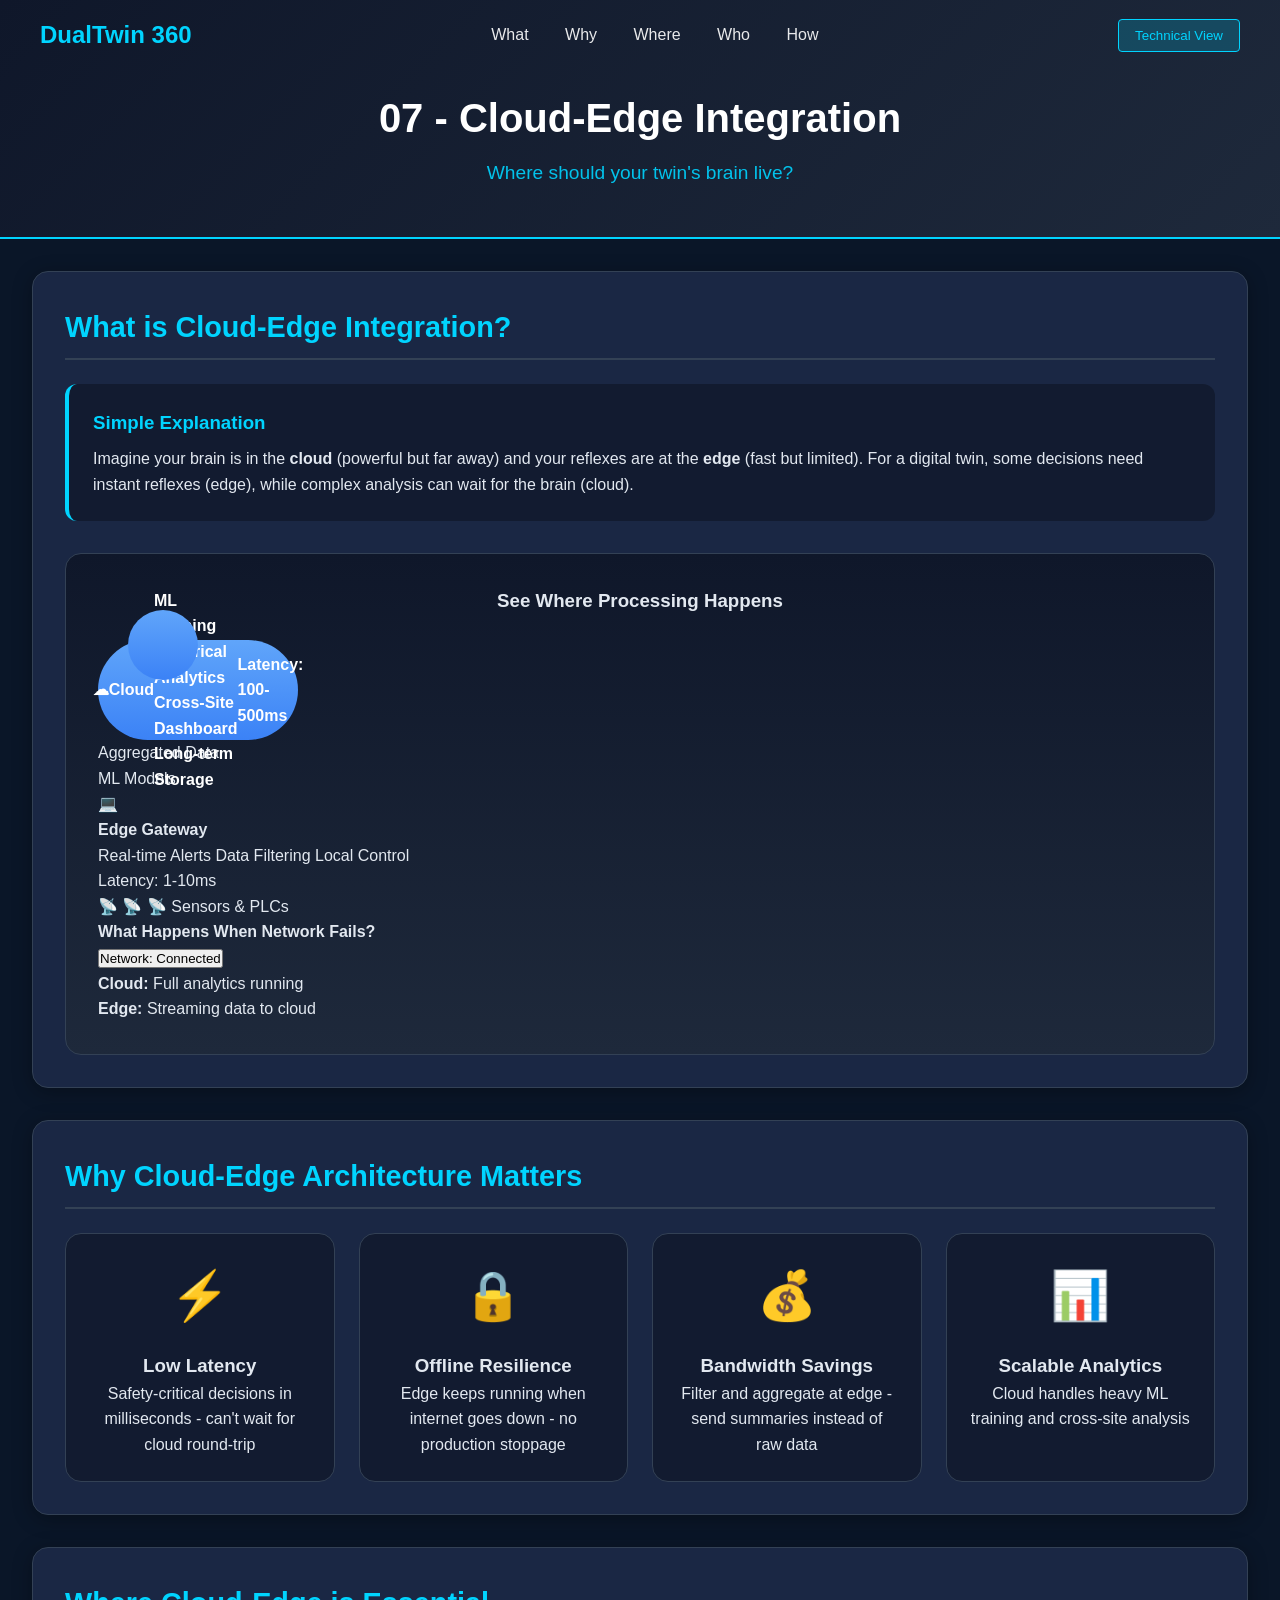
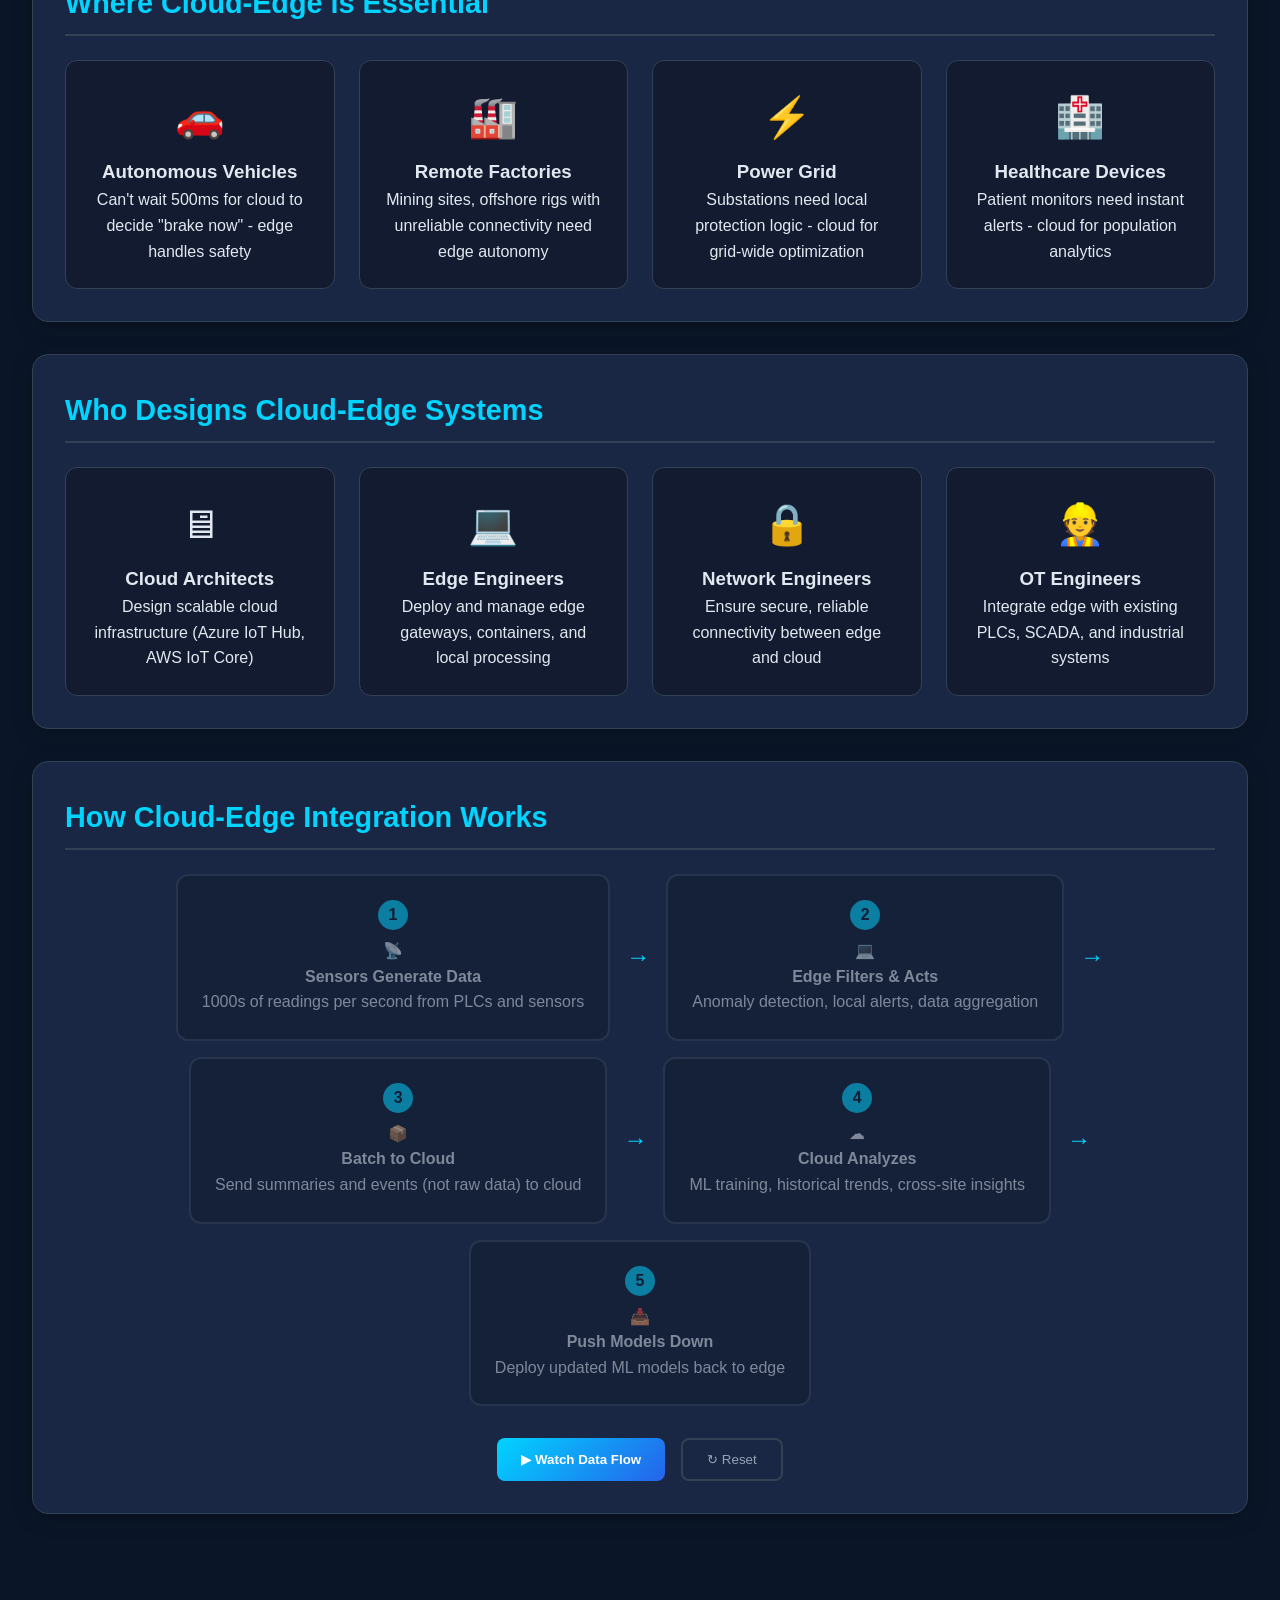
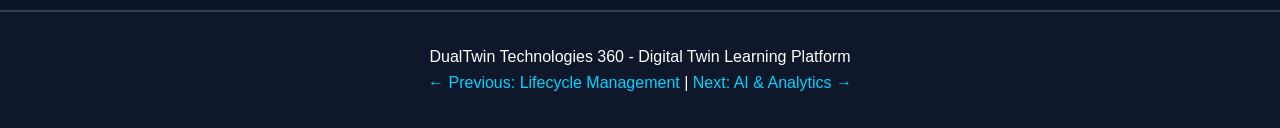
<file: concepts/07_cloud_edge_integration_for_twins/html_demo/index.html>
<!DOCTYPE html>
<html lang="en">
<head>
    <meta charset="UTF-8">
    <meta name="viewport" content="width=device-width, initial-scale=1.0">
    <title>Cloud Edge Integration - DualTwin 360</title>
    <link rel="stylesheet" href="styles.css">
</head>
<body>
    <header>
        <nav>
            <div class="logo">DualTwin 360</div>
            <div class="nav-links">
                <a href="#what">What</a>
                <a href="#why">Why</a>
                <a href="#where">Where</a>
                <a href="#who">Who</a>
                <a href="#how">How</a>
            </div>
            <button id="viewToggle" class="view-toggle">Technical View</button>
        </nav>
        <h1>07 - Cloud-Edge Integration</h1>
        <p class="subtitle">Where should your twin's brain live?</p>
    </header>

    <main>
        <!-- WHAT Section -->
        <section id="what" class="section">
            <h2>What is Cloud-Edge Integration?</h2>
            <div class="explanation-box">
                <div class="non-technical">
                    <h3>Simple Explanation</h3>
                    <p>Imagine your brain is in the <strong>cloud</strong> (powerful but far away) and your reflexes are at the <strong>edge</strong> (fast but limited). For a digital twin, some decisions need instant reflexes (edge), while complex analysis can wait for the brain (cloud).</p>
                </div>
                <div class="technical hidden">
                    <h3>Technical Definition</h3>
                    <p>Cloud-edge architecture distributes twin processing across cloud platforms (Azure IoT, AWS IoT, GCP) and edge devices (gateways, PLCs, industrial PCs). Edge handles low-latency tasks like anomaly detection and local control, while cloud handles heavy analytics, ML training, and cross-site aggregation.</p>
                </div>
            </div>
            
            <!-- Cloud-Edge Architecture Demo -->
            <div class="animation-container">
                <h3>See Where Processing Happens</h3>
                <div class="cloud-edge-demo">
                    <!-- Cloud Layer -->
                    <div class="cloud-layer">
                        <div class="cloud-icon">&#9729;</div>
                        <h4>Cloud</h4>
                        <div class="cloud-tasks">
                            <span class="task-badge">ML Training</span>
                            <span class="task-badge">Historical Analytics</span>
                            <span class="task-badge">Cross-Site Dashboard</span>
                            <span class="task-badge">Long-term Storage</span>
                        </div>
                        <div class="latency-indicator">Latency: 100-500ms</div>
                    </div>
                    
                    <!-- Connection Lines -->
                    <div class="connection-layer">
                        <div class="data-flow up">
                            <span class="flow-label">Aggregated Data</span>
                        </div>
                        <div class="data-flow down">
                            <span class="flow-label">ML Models</span>
                        </div>
                    </div>
                    
                    <!-- Edge Layer -->
                    <div class="edge-layer">
                        <div class="edge-device">
                            <span class="edge-icon">&#128187;</span>
                            <h4>Edge Gateway</h4>
                            <div class="edge-tasks">
                                <span class="task-badge">Real-time Alerts</span>
                                <span class="task-badge">Data Filtering</span>
                                <span class="task-badge">Local Control</span>
                            </div>
                            <div class="latency-indicator">Latency: 1-10ms</div>
                        </div>
                    </div>
                    
                    <!-- Physical Layer -->
                    <div class="physical-layer">
                        <div class="sensor-group">
                            <span class="sensor-icon">&#128225;</span>
                            <span class="sensor-icon">&#128225;</span>
                            <span class="sensor-icon">&#128225;</span>
                            <span class="sensor-label">Sensors & PLCs</span>
                        </div>
                    </div>
                </div>
                
                <!-- Interactive Scenario -->
                <div class="scenario-demo">
                    <h4>What Happens When Network Fails?</h4>
                    <div class="network-status">
                        <button class="network-btn connected" id="toggleNetwork">Network: Connected</button>
                    </div>
                    <div class="scenario-result" id="networkResult">
                        <p><strong>Cloud:</strong> Full analytics running</p>
                        <p><strong>Edge:</strong> Streaming data to cloud</p>
                    </div>
                </div>
            </div>
        </section>

        <!-- WHY Section - Specific to Cloud-Edge -->
        <section id="why" class="section">
            <h2>Why Cloud-Edge Architecture Matters</h2>
            <div class="benefits-grid">
                <div class="benefit-card">
                    <div class="benefit-icon">&#9889;</div>
                    <h3>Low Latency</h3>
                    <p>Safety-critical decisions in milliseconds - can't wait for cloud round-trip</p>
                </div>
                <div class="benefit-card">
                    <div class="benefit-icon">&#128274;</div>
                    <h3>Offline Resilience</h3>
                    <p>Edge keeps running when internet goes down - no production stoppage</p>
                </div>
                <div class="benefit-card">
                    <div class="benefit-icon">&#128176;</div>
                    <h3>Bandwidth Savings</h3>
                    <p>Filter and aggregate at edge - send summaries instead of raw data</p>
                </div>
                <div class="benefit-card">
                    <div class="benefit-icon">&#128202;</div>
                    <h3>Scalable Analytics</h3>
                    <p>Cloud handles heavy ML training and cross-site analysis</p>
                </div>
            </div>
        </section>

        <!-- WHERE Section - Specific to Cloud-Edge -->
        <section id="where" class="section">
            <h2>Where Cloud-Edge is Essential</h2>
            <div class="card-grid">
                <div class="card-item">
                    <span class="card-icon">&#128663;</span>
                    <h3>Autonomous Vehicles</h3>
                    <p>Can't wait 500ms for cloud to decide "brake now" - edge handles safety</p>
                </div>
                <div class="card-item">
                    <span class="card-icon">&#127981;</span>
                    <h3>Remote Factories</h3>
                    <p>Mining sites, offshore rigs with unreliable connectivity need edge autonomy</p>
                </div>
                <div class="card-item">
                    <span class="card-icon">&#9889;</span>
                    <h3>Power Grid</h3>
                    <p>Substations need local protection logic - cloud for grid-wide optimization</p>
                </div>
                <div class="card-item">
                    <span class="card-icon">&#127973;</span>
                    <h3>Healthcare Devices</h3>
                    <p>Patient monitors need instant alerts - cloud for population analytics</p>
                </div>
            </div>
        </section>

        <!-- WHO Section - Specific to Cloud-Edge -->
        <section id="who" class="section">
            <h2>Who Designs Cloud-Edge Systems</h2>
            <div class="card-grid">
                <div class="card-item">
                    <span class="card-icon">&#128421;</span>
                    <h3>Cloud Architects</h3>
                    <p>Design scalable cloud infrastructure (Azure IoT Hub, AWS IoT Core)</p>
                </div>
                <div class="card-item">
                    <span class="card-icon">&#128187;</span>
                    <h3>Edge Engineers</h3>
                    <p>Deploy and manage edge gateways, containers, and local processing</p>
                </div>
                <div class="card-item">
                    <span class="card-icon">&#128274;</span>
                    <h3>Network Engineers</h3>
                    <p>Ensure secure, reliable connectivity between edge and cloud</p>
                </div>
                <div class="card-item">
                    <span class="card-icon">&#128119;</span>
                    <h3>OT Engineers</h3>
                    <p>Integrate edge with existing PLCs, SCADA, and industrial systems</p>
                </div>
            </div>
        </section>

        <!-- HOW Section - Specific to Cloud-Edge -->
        <section id="how" class="section">
            <h2>How Cloud-Edge Integration Works</h2>
            <div class="process-flow">
                <div class="flow-step">
                    <div class="step-number">1</div>
                    <span class="step-icon">&#128225;</span>
                    <h4>Sensors Generate Data</h4>
                    <p>1000s of readings per second from PLCs and sensors</p>
                </div>
                <span class="flow-arrow">&#8594;</span>
                <div class="flow-step">
                    <div class="step-number">2</div>
                    <span class="step-icon">&#128187;</span>
                    <h4>Edge Filters & Acts</h4>
                    <p>Anomaly detection, local alerts, data aggregation</p>
                </div>
                <span class="flow-arrow">&#8594;</span>
                <div class="flow-step">
                    <div class="step-number">3</div>
                    <span class="step-icon">&#128230;</span>
                    <h4>Batch to Cloud</h4>
                    <p>Send summaries and events (not raw data) to cloud</p>
                </div>
                <span class="flow-arrow">&#8594;</span>
                <div class="flow-step">
                    <div class="step-number">4</div>
                    <span class="step-icon">&#9729;</span>
                    <h4>Cloud Analyzes</h4>
                    <p>ML training, historical trends, cross-site insights</p>
                </div>
                <span class="flow-arrow">&#8594;</span>
                <div class="flow-step">
                    <div class="step-number">5</div>
                    <span class="step-icon">&#128229;</span>
                    <h4>Push Models Down</h4>
                    <p>Deploy updated ML models back to edge</p>
                </div>
            </div>
            <div class="demo-controls">
                <button id="runDemo" class="run-btn">&#9654; Watch Data Flow</button>
                <button id="resetDemo" class="reset-btn">&#8635; Reset</button>
            </div>
        </section>
    </main>

    <footer>
        <p>DualTwin Technologies 360 - Digital Twin Learning Platform</p>
        <p><a href="../06_twin_lifecycle_management/html_demo/index.html">&larr; Previous: Lifecycle Management</a> | 
           <a href="../08_ai_and_analytics_on_twins/html_demo/index.html">Next: AI & Analytics &rarr;</a></p>
    </footer>

    <script src="script.js"></script>
</body>
</html>
</file>
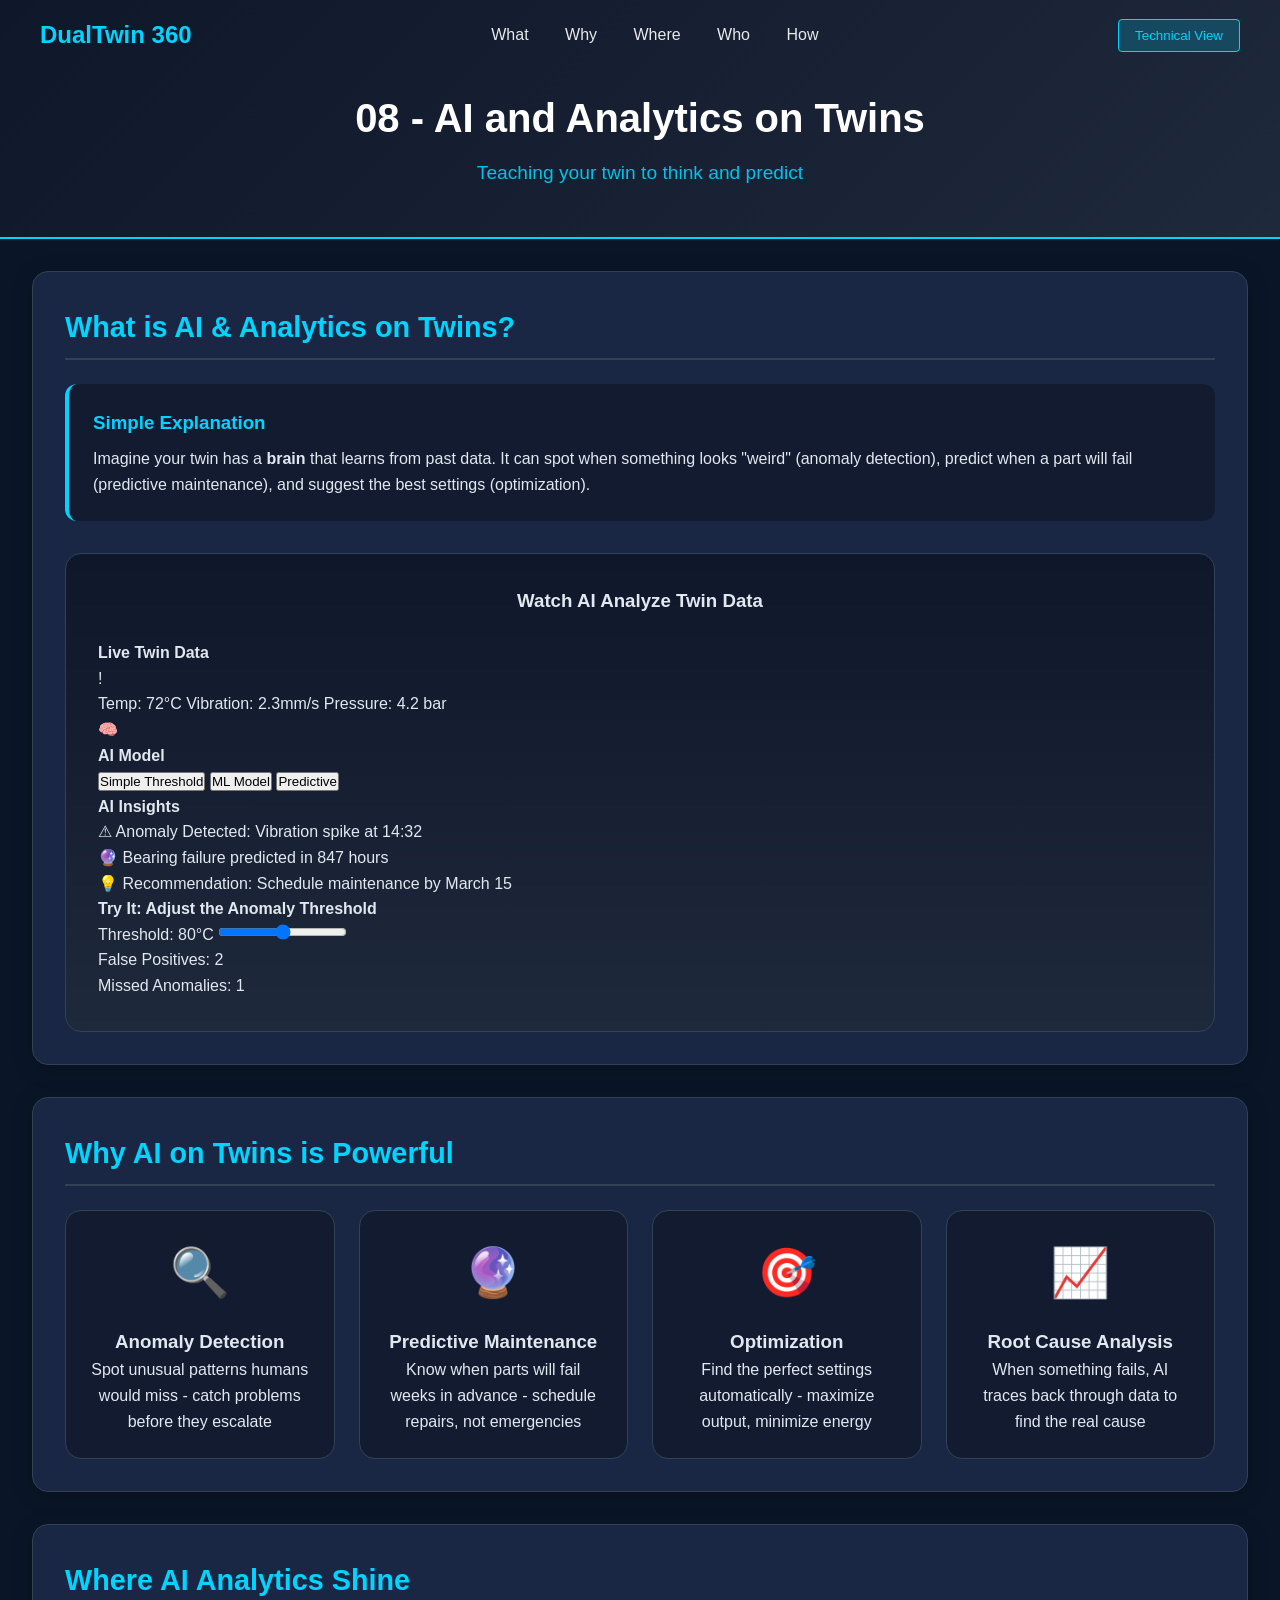
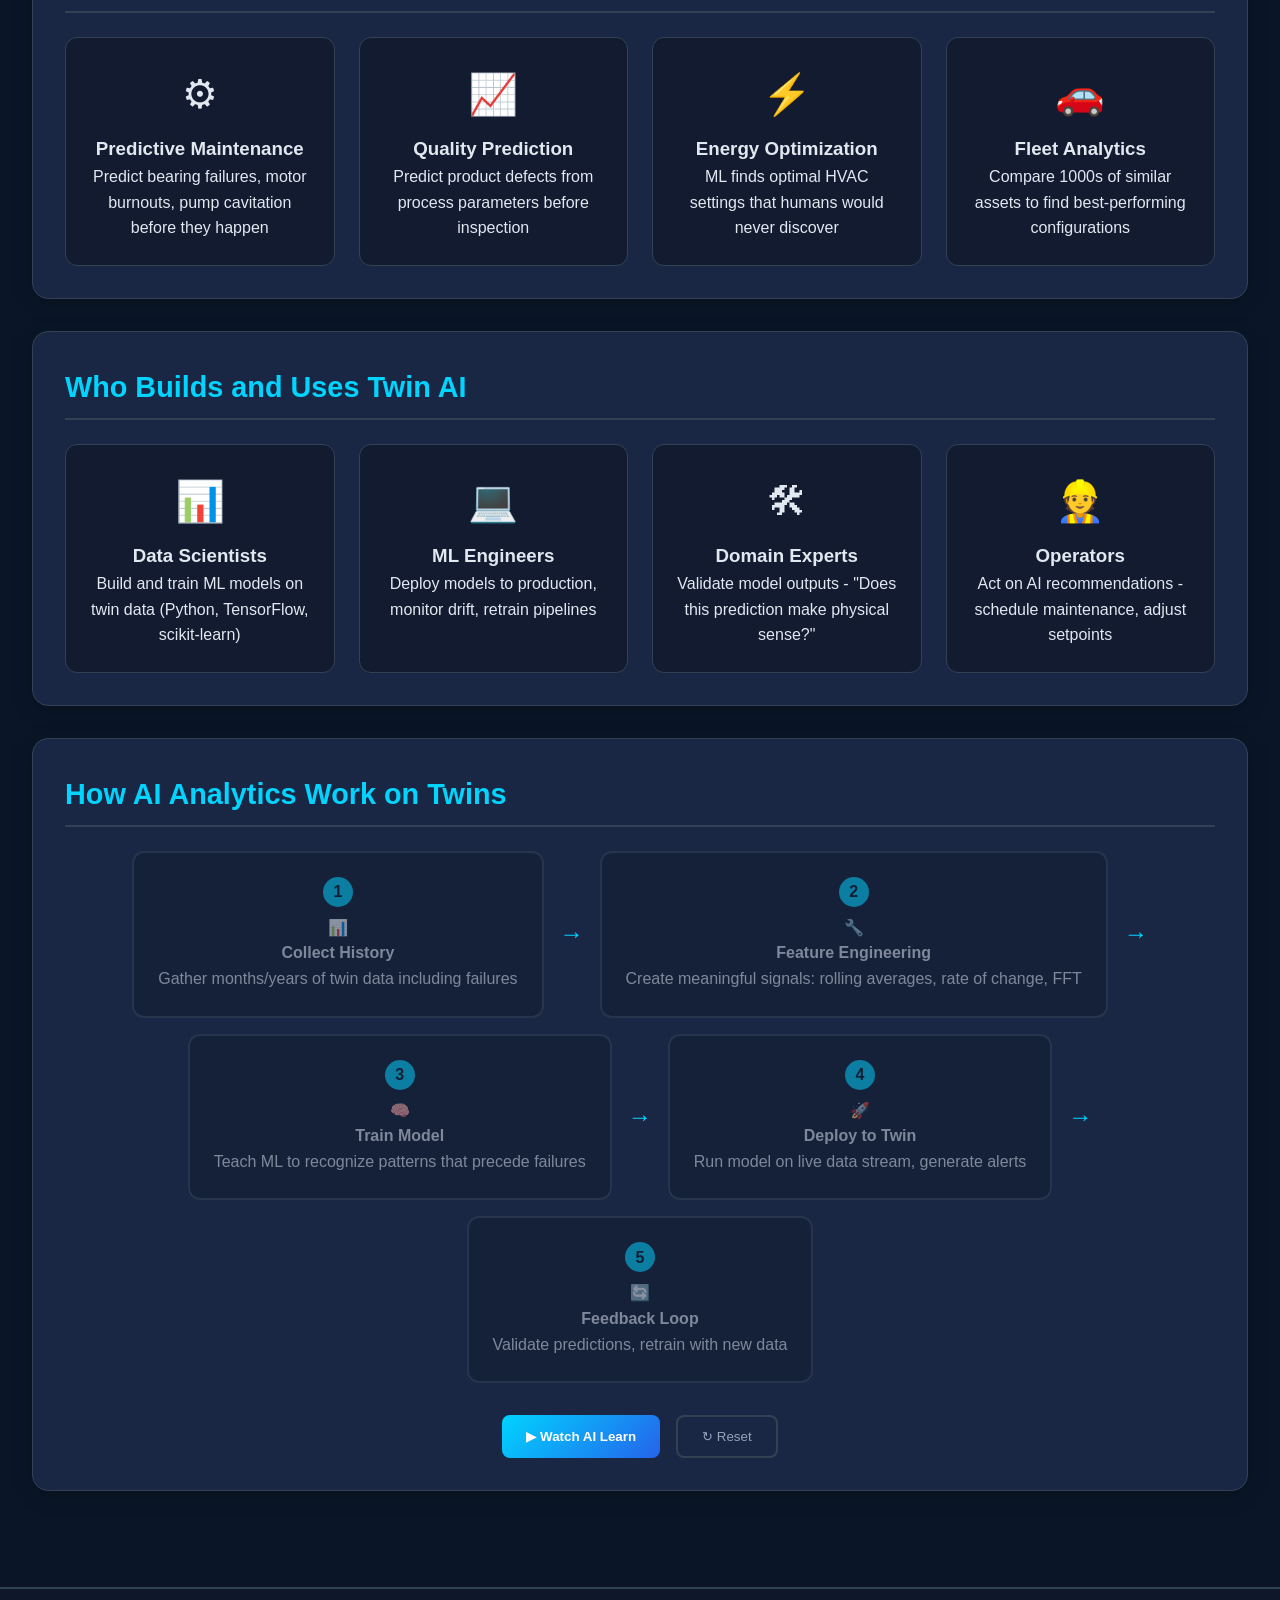
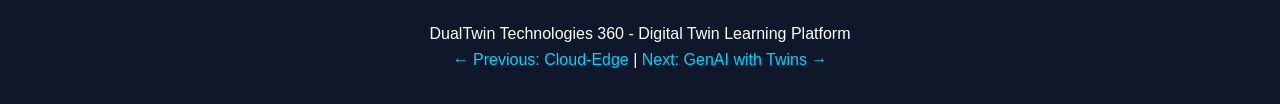
<file: concepts/08_ai_and_analytics_on_twins/html_demo/index.html>
<!DOCTYPE html>
<html lang="en">
<head>
    <meta charset="UTF-8">
    <meta name="viewport" content="width=device-width, initial-scale=1.0">
    <title>AI and Analytics on Twins - DualTwin 360</title>
    <link rel="stylesheet" href="styles.css">
</head>
<body>
    <header>
        <nav>
            <div class="logo">DualTwin 360</div>
            <div class="nav-links">
                <a href="#what">What</a>
                <a href="#why">Why</a>
                <a href="#where">Where</a>
                <a href="#who">Who</a>
                <a href="#how">How</a>
            </div>
            <button id="viewToggle" class="view-toggle">Technical View</button>
        </nav>
        <h1>08 - AI and Analytics on Twins</h1>
        <p class="subtitle">Teaching your twin to think and predict</p>
    </header>

    <main>
        <!-- WHAT Section -->
        <section id="what" class="section">
            <h2>What is AI & Analytics on Twins?</h2>
            <div class="explanation-box">
                <div class="non-technical">
                    <h3>Simple Explanation</h3>
                    <p>Imagine your twin has a <strong>brain</strong> that learns from past data. It can spot when something looks "weird" (anomaly detection), predict when a part will fail (predictive maintenance), and suggest the best settings (optimization).</p>
                </div>
                <div class="technical hidden">
                    <h3>Technical Definition</h3>
                    <p>AI/ML models (time-series forecasting, classification, clustering, reinforcement learning) applied to twin data streams. Includes anomaly detection (isolation forests, autoencoders), predictive maintenance (survival analysis, RUL prediction), and optimization (genetic algorithms, Bayesian optimization).</p>
                </div>
            </div>
            
            <!-- AI Brain Demo -->
            <div class="animation-container">
                <h3>Watch AI Analyze Twin Data</h3>
                <div class="ai-demo">
                    <!-- Data Stream -->
                    <div class="data-stream-panel">
                        <h4>Live Twin Data</h4>
                        <div class="data-chart">
                            <div class="chart-line normal"></div>
                            <div class="chart-point anomaly" data-value="!">
                                <span class="anomaly-marker">!</span>
                            </div>
                        </div>
                        <div class="data-values">
                            <span class="value-item">Temp: 72°C</span>
                            <span class="value-item">Vibration: 2.3mm/s</span>
                            <span class="value-item">Pressure: 4.2 bar</span>
                        </div>
                    </div>
                    
                    <!-- AI Brain -->
                    <div class="ai-brain-panel">
                        <div class="brain-icon">&#129504;</div>
                        <h4>AI Model</h4>
                        <div class="model-selector">
                            <button class="model-btn active" data-model="threshold">Simple Threshold</button>
                            <button class="model-btn" data-model="ml">ML Model</button>
                            <button class="model-btn" data-model="predictive">Predictive</button>
                        </div>
                    </div>
                    
                    <!-- Output Panel -->
                    <div class="ai-output-panel">
                        <h4>AI Insights</h4>
                        <div class="insight-card alert">
                            <span class="insight-icon">&#9888;</span>
                            <span class="insight-text">Anomaly Detected: Vibration spike at 14:32</span>
                        </div>
                        <div class="insight-card prediction">
                            <span class="insight-icon">&#128302;</span>
                            <span class="insight-text">Bearing failure predicted in 847 hours</span>
                        </div>
                        <div class="insight-card recommendation">
                            <span class="insight-icon">&#128161;</span>
                            <span class="insight-text">Recommendation: Schedule maintenance by March 15</span>
                        </div>
                    </div>
                </div>
                
                <!-- Threshold Demo -->
                <div class="threshold-demo">
                    <h4>Try It: Adjust the Anomaly Threshold</h4>
                    <div class="threshold-control">
                        <label>Threshold: <span id="thresholdValue">80</span>°C</label>
                        <input type="range" id="thresholdSlider" min="60" max="100" value="80">
                    </div>
                    <div class="threshold-result">
                        <p>False Positives: <span id="falsePositives">2</span></p>
                        <p>Missed Anomalies: <span id="missedAnomalies">1</span></p>
                    </div>
                </div>
            </div>
        </section>

        <!-- WHY Section - Specific to AI -->
        <section id="why" class="section">
            <h2>Why AI on Twins is Powerful</h2>
            <div class="benefits-grid">
                <div class="benefit-card">
                    <div class="benefit-icon">&#128269;</div>
                    <h3>Anomaly Detection</h3>
                    <p>Spot unusual patterns humans would miss - catch problems before they escalate</p>
                </div>
                <div class="benefit-card">
                    <div class="benefit-icon">&#128302;</div>
                    <h3>Predictive Maintenance</h3>
                    <p>Know when parts will fail weeks in advance - schedule repairs, not emergencies</p>
                </div>
                <div class="benefit-card">
                    <div class="benefit-icon">&#127919;</div>
                    <h3>Optimization</h3>
                    <p>Find the perfect settings automatically - maximize output, minimize energy</p>
                </div>
                <div class="benefit-card">
                    <div class="benefit-icon">&#128200;</div>
                    <h3>Root Cause Analysis</h3>
                    <p>When something fails, AI traces back through data to find the real cause</p>
                </div>
            </div>
        </section>

        <!-- WHERE Section - Specific to AI -->
        <section id="where" class="section">
            <h2>Where AI Analytics Shine</h2>
            <div class="card-grid">
                <div class="card-item">
                    <span class="card-icon">&#9881;</span>
                    <h3>Predictive Maintenance</h3>
                    <p>Predict bearing failures, motor burnouts, pump cavitation before they happen</p>
                </div>
                <div class="card-item">
                    <span class="card-icon">&#128200;</span>
                    <h3>Quality Prediction</h3>
                    <p>Predict product defects from process parameters before inspection</p>
                </div>
                <div class="card-item">
                    <span class="card-icon">&#9889;</span>
                    <h3>Energy Optimization</h3>
                    <p>ML finds optimal HVAC settings that humans would never discover</p>
                </div>
                <div class="card-item">
                    <span class="card-icon">&#128663;</span>
                    <h3>Fleet Analytics</h3>
                    <p>Compare 1000s of similar assets to find best-performing configurations</p>
                </div>
            </div>
        </section>

        <!-- WHO Section - Specific to AI -->
        <section id="who" class="section">
            <h2>Who Builds and Uses Twin AI</h2>
            <div class="card-grid">
                <div class="card-item">
                    <span class="card-icon">&#128202;</span>
                    <h3>Data Scientists</h3>
                    <p>Build and train ML models on twin data (Python, TensorFlow, scikit-learn)</p>
                </div>
                <div class="card-item">
                    <span class="card-icon">&#128187;</span>
                    <h3>ML Engineers</h3>
                    <p>Deploy models to production, monitor drift, retrain pipelines</p>
                </div>
                <div class="card-item">
                    <span class="card-icon">&#128736;</span>
                    <h3>Domain Experts</h3>
                    <p>Validate model outputs - "Does this prediction make physical sense?"</p>
                </div>
                <div class="card-item">
                    <span class="card-icon">&#128119;</span>
                    <h3>Operators</h3>
                    <p>Act on AI recommendations - schedule maintenance, adjust setpoints</p>
                </div>
            </div>
        </section>

        <!-- HOW Section - Specific to AI -->
        <section id="how" class="section">
            <h2>How AI Analytics Work on Twins</h2>
            <div class="process-flow">
                <div class="flow-step">
                    <div class="step-number">1</div>
                    <span class="step-icon">&#128202;</span>
                    <h4>Collect History</h4>
                    <p>Gather months/years of twin data including failures</p>
                </div>
                <span class="flow-arrow">&#8594;</span>
                <div class="flow-step">
                    <div class="step-number">2</div>
                    <span class="step-icon">&#128295;</span>
                    <h4>Feature Engineering</h4>
                    <p>Create meaningful signals: rolling averages, rate of change, FFT</p>
                </div>
                <span class="flow-arrow">&#8594;</span>
                <div class="flow-step">
                    <div class="step-number">3</div>
                    <span class="step-icon">&#129504;</span>
                    <h4>Train Model</h4>
                    <p>Teach ML to recognize patterns that precede failures</p>
                </div>
                <span class="flow-arrow">&#8594;</span>
                <div class="flow-step">
                    <div class="step-number">4</div>
                    <span class="step-icon">&#128640;</span>
                    <h4>Deploy to Twin</h4>
                    <p>Run model on live data stream, generate alerts</p>
                </div>
                <span class="flow-arrow">&#8594;</span>
                <div class="flow-step">
                    <div class="step-number">5</div>
                    <span class="step-icon">&#128260;</span>
                    <h4>Feedback Loop</h4>
                    <p>Validate predictions, retrain with new data</p>
                </div>
            </div>
            <div class="demo-controls">
                <button id="runDemo" class="run-btn">&#9654; Watch AI Learn</button>
                <button id="resetDemo" class="reset-btn">&#8635; Reset</button>
            </div>
        </section>
    </main>

    <footer>
        <p>DualTwin Technologies 360 - Digital Twin Learning Platform</p>
        <p><a href="../07_cloud_edge_integration_for_twins/html_demo/index.html">&larr; Previous: Cloud-Edge</a> | 
           <a href="../09_genai_with_digital_twins/html_demo/index.html">Next: GenAI with Twins &rarr;</a></p>
    </footer>

    <script src="script.js"></script>
</body>
</html>
</file>
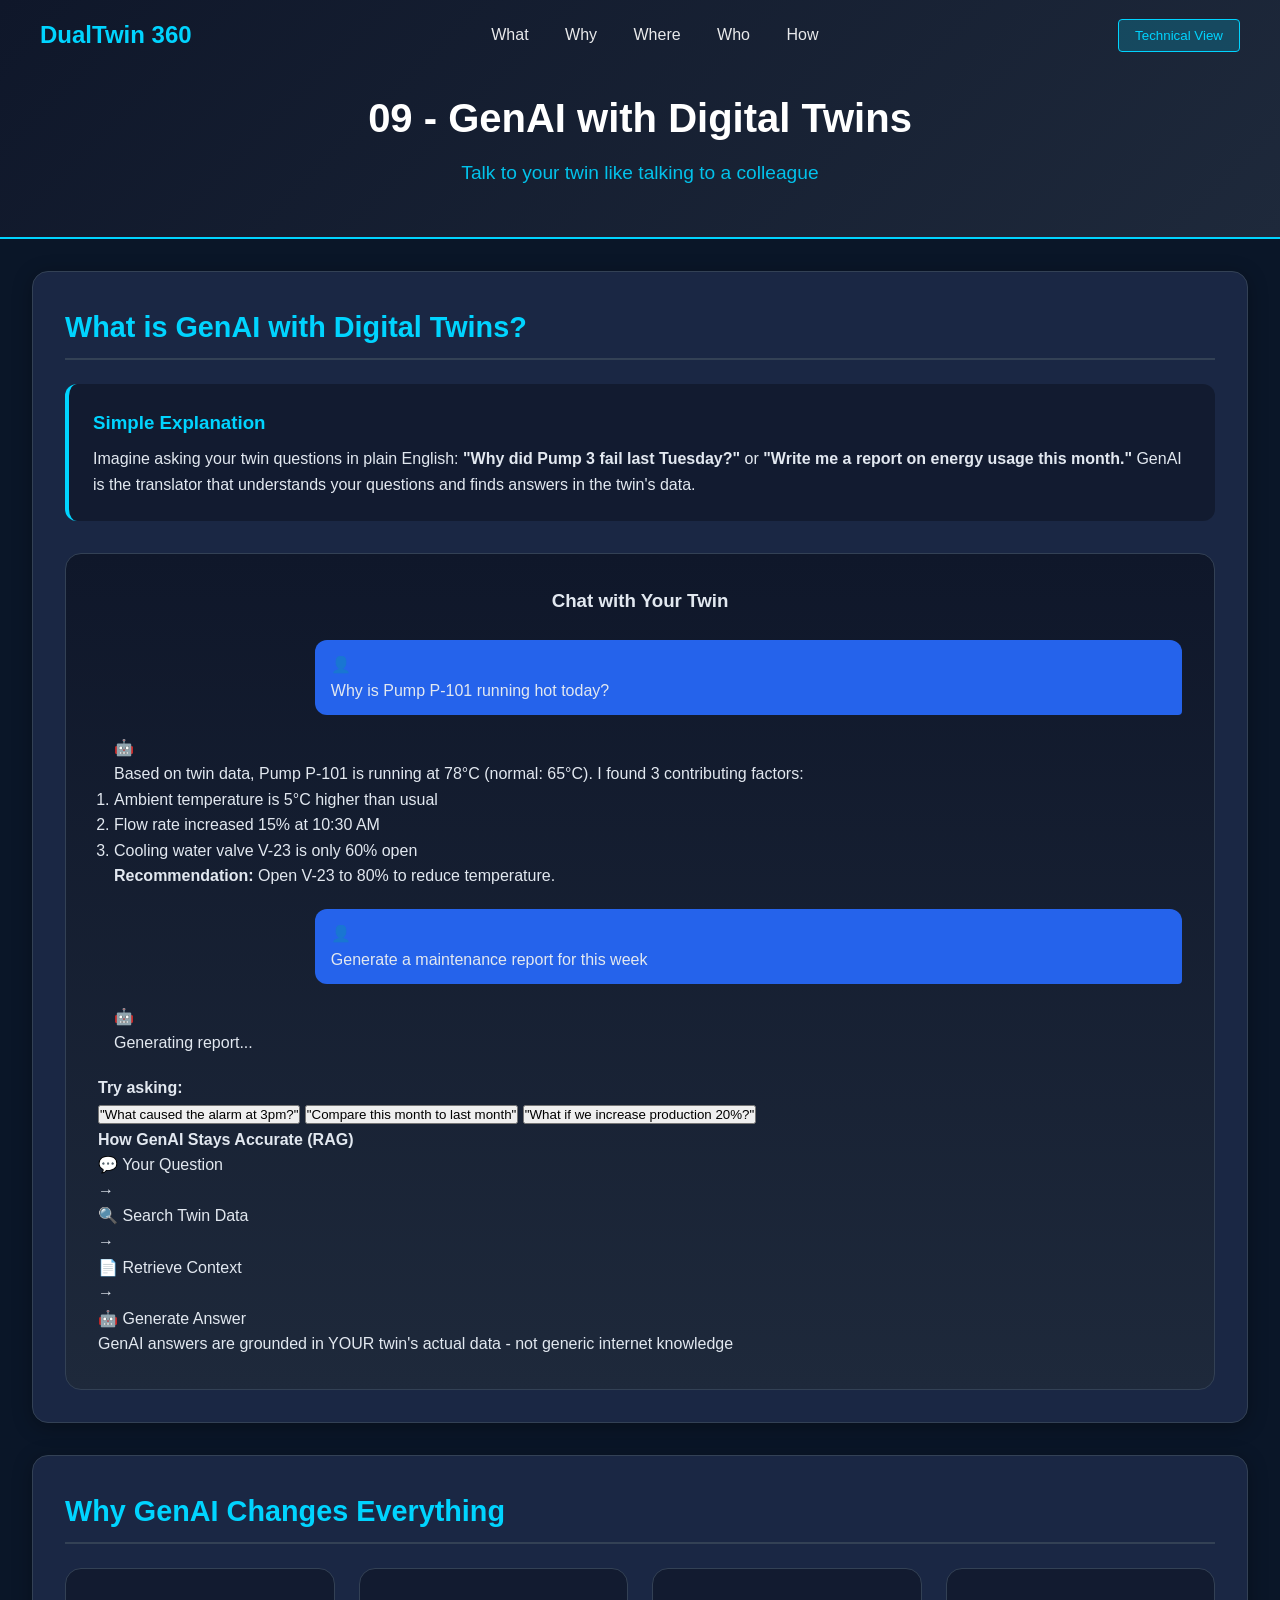
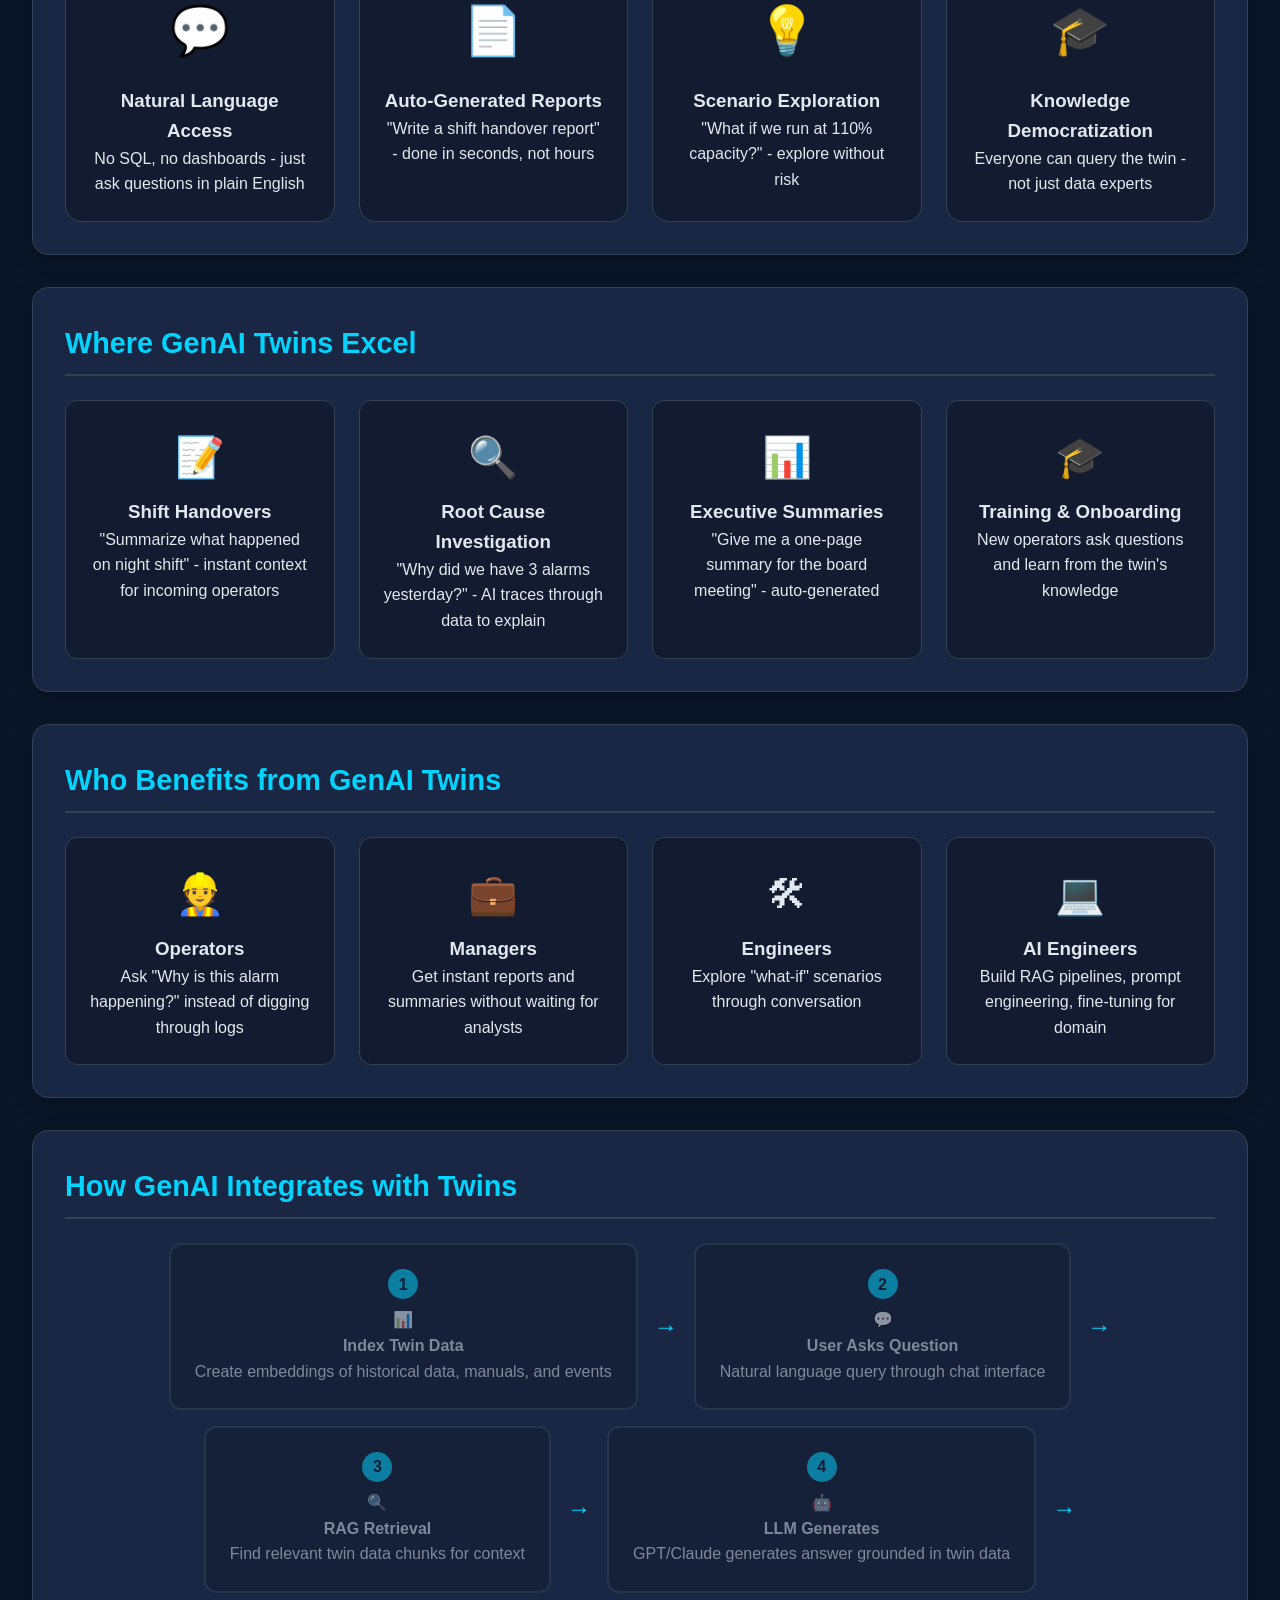
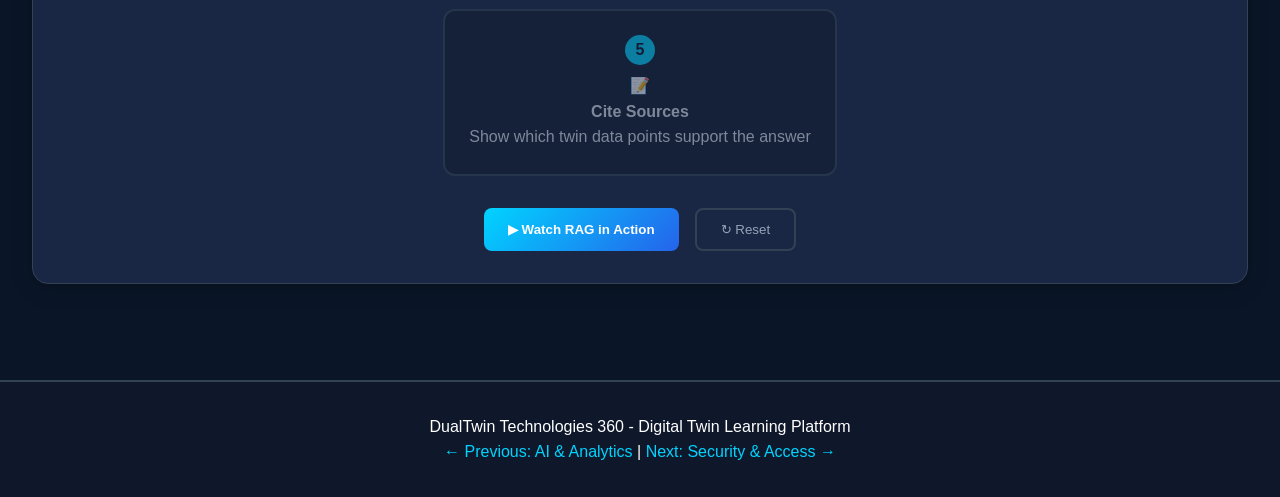
<file: concepts/09_genai_with_digital_twins/html_demo/index.html>
<!DOCTYPE html>
<html lang="en">
<head>
    <meta charset="UTF-8">
    <meta name="viewport" content="width=device-width, initial-scale=1.0">
    <title>GenAI with Digital Twins - DualTwin 360</title>
    <link rel="stylesheet" href="styles.css">
</head>
<body>
    <header>
        <nav>
            <div class="logo">DualTwin 360</div>
            <div class="nav-links">
                <a href="#what">What</a>
                <a href="#why">Why</a>
                <a href="#where">Where</a>
                <a href="#who">Who</a>
                <a href="#how">How</a>
            </div>
            <button id="viewToggle" class="view-toggle">Technical View</button>
        </nav>
        <h1>09 - GenAI with Digital Twins</h1>
        <p class="subtitle">Talk to your twin like talking to a colleague</p>
    </header>

    <main>
        <!-- WHAT Section -->
        <section id="what" class="section">
            <h2>What is GenAI with Digital Twins?</h2>
            <div class="explanation-box">
                <div class="non-technical">
                    <h3>Simple Explanation</h3>
                    <p>Imagine asking your twin questions in plain English: <strong>"Why did Pump 3 fail last Tuesday?"</strong> or <strong>"Write me a report on energy usage this month."</strong> GenAI is the translator that understands your questions and finds answers in the twin's data.</p>
                </div>
                <div class="technical hidden">
                    <h3>Technical Definition</h3>
                    <p>Large Language Models (LLMs) integrated with digital twin data through RAG (Retrieval-Augmented Generation), function calling, and knowledge graphs. Enables natural language queries, automated report generation, and conversational scenario exploration grounded in twin data.</p>
                </div>
            </div>
            
            <!-- Chat Interface Demo -->
            <div class="animation-container">
                <h3>Chat with Your Twin</h3>
                <div class="chat-demo">
                    <div class="chat-window">
                        <div class="chat-message user">
                            <span class="message-icon">&#128100;</span>
                            <div class="message-content">Why is Pump P-101 running hot today?</div>
                        </div>
                        <div class="chat-message assistant">
                            <span class="message-icon">&#129302;</span>
                            <div class="message-content">
                                <p>Based on twin data, Pump P-101 is running at 78°C (normal: 65°C). I found 3 contributing factors:</p>
                                <ol>
                                    <li>Ambient temperature is 5°C higher than usual</li>
                                    <li>Flow rate increased 15% at 10:30 AM</li>
                                    <li>Cooling water valve V-23 is only 60% open</li>
                                </ol>
                                <p><strong>Recommendation:</strong> Open V-23 to 80% to reduce temperature.</p>
                            </div>
                        </div>
                        <div class="chat-message user">
                            <span class="message-icon">&#128100;</span>
                            <div class="message-content">Generate a maintenance report for this week</div>
                        </div>
                        <div class="chat-message assistant typing">
                            <span class="message-icon">&#129302;</span>
                            <div class="message-content">
                                <span class="typing-indicator">Generating report...</span>
                            </div>
                        </div>
                    </div>
                    
                    <!-- Sample Questions -->
                    <div class="sample-questions">
                        <h4>Try asking:</h4>
                        <button class="question-btn">"What caused the alarm at 3pm?"</button>
                        <button class="question-btn">"Compare this month to last month"</button>
                        <button class="question-btn">"What if we increase production 20%?"</button>
                    </div>
                </div>
                
                <!-- Knowledge Grounding Demo -->
                <div class="grounding-demo">
                    <h4>How GenAI Stays Accurate (RAG)</h4>
                    <div class="rag-flow">
                        <div class="rag-step">
                            <span class="rag-icon">&#128172;</span>
                            <span class="rag-label">Your Question</span>
                        </div>
                        <span class="rag-arrow">&#8594;</span>
                        <div class="rag-step">
                            <span class="rag-icon">&#128269;</span>
                            <span class="rag-label">Search Twin Data</span>
                        </div>
                        <span class="rag-arrow">&#8594;</span>
                        <div class="rag-step">
                            <span class="rag-icon">&#128196;</span>
                            <span class="rag-label">Retrieve Context</span>
                        </div>
                        <span class="rag-arrow">&#8594;</span>
                        <div class="rag-step">
                            <span class="rag-icon">&#129302;</span>
                            <span class="rag-label">Generate Answer</span>
                        </div>
                    </div>
                    <p class="grounding-note">GenAI answers are grounded in YOUR twin's actual data - not generic internet knowledge</p>
                </div>
            </div>
        </section>

        <!-- WHY Section - Specific to GenAI -->
        <section id="why" class="section">
            <h2>Why GenAI Changes Everything</h2>
            <div class="benefits-grid">
                <div class="benefit-card">
                    <div class="benefit-icon">&#128172;</div>
                    <h3>Natural Language Access</h3>
                    <p>No SQL, no dashboards - just ask questions in plain English</p>
                </div>
                <div class="benefit-card">
                    <div class="benefit-icon">&#128196;</div>
                    <h3>Auto-Generated Reports</h3>
                    <p>"Write a shift handover report" - done in seconds, not hours</p>
                </div>
                <div class="benefit-card">
                    <div class="benefit-icon">&#128161;</div>
                    <h3>Scenario Exploration</h3>
                    <p>"What if we run at 110% capacity?" - explore without risk</p>
                </div>
                <div class="benefit-card">
                    <div class="benefit-icon">&#127891;</div>
                    <h3>Knowledge Democratization</h3>
                    <p>Everyone can query the twin - not just data experts</p>
                </div>
            </div>
        </section>

        <!-- WHERE Section - Specific to GenAI -->
        <section id="where" class="section">
            <h2>Where GenAI Twins Excel</h2>
            <div class="card-grid">
                <div class="card-item">
                    <span class="card-icon">&#128221;</span>
                    <h3>Shift Handovers</h3>
                    <p>"Summarize what happened on night shift" - instant context for incoming operators</p>
                </div>
                <div class="card-item">
                    <span class="card-icon">&#128269;</span>
                    <h3>Root Cause Investigation</h3>
                    <p>"Why did we have 3 alarms yesterday?" - AI traces through data to explain</p>
                </div>
                <div class="card-item">
                    <span class="card-icon">&#128202;</span>
                    <h3>Executive Summaries</h3>
                    <p>"Give me a one-page summary for the board meeting" - auto-generated</p>
                </div>
                <div class="card-item">
                    <span class="card-icon">&#127891;</span>
                    <h3>Training & Onboarding</h3>
                    <p>New operators ask questions and learn from the twin's knowledge</p>
                </div>
            </div>
        </section>

        <!-- WHO Section - Specific to GenAI -->
        <section id="who" class="section">
            <h2>Who Benefits from GenAI Twins</h2>
            <div class="card-grid">
                <div class="card-item">
                    <span class="card-icon">&#128119;</span>
                    <h3>Operators</h3>
                    <p>Ask "Why is this alarm happening?" instead of digging through logs</p>
                </div>
                <div class="card-item">
                    <span class="card-icon">&#128188;</span>
                    <h3>Managers</h3>
                    <p>Get instant reports and summaries without waiting for analysts</p>
                </div>
                <div class="card-item">
                    <span class="card-icon">&#128736;</span>
                    <h3>Engineers</h3>
                    <p>Explore "what-if" scenarios through conversation</p>
                </div>
                <div class="card-item">
                    <span class="card-icon">&#128187;</span>
                    <h3>AI Engineers</h3>
                    <p>Build RAG pipelines, prompt engineering, fine-tuning for domain</p>
                </div>
            </div>
        </section>

        <!-- HOW Section - Specific to GenAI -->
        <section id="how" class="section">
            <h2>How GenAI Integrates with Twins</h2>
            <div class="process-flow">
                <div class="flow-step">
                    <div class="step-number">1</div>
                    <span class="step-icon">&#128202;</span>
                    <h4>Index Twin Data</h4>
                    <p>Create embeddings of historical data, manuals, and events</p>
                </div>
                <span class="flow-arrow">&#8594;</span>
                <div class="flow-step">
                    <div class="step-number">2</div>
                    <span class="step-icon">&#128172;</span>
                    <h4>User Asks Question</h4>
                    <p>Natural language query through chat interface</p>
                </div>
                <span class="flow-arrow">&#8594;</span>
                <div class="flow-step">
                    <div class="step-number">3</div>
                    <span class="step-icon">&#128269;</span>
                    <h4>RAG Retrieval</h4>
                    <p>Find relevant twin data chunks for context</p>
                </div>
                <span class="flow-arrow">&#8594;</span>
                <div class="flow-step">
                    <div class="step-number">4</div>
                    <span class="step-icon">&#129302;</span>
                    <h4>LLM Generates</h4>
                    <p>GPT/Claude generates answer grounded in twin data</p>
                </div>
                <span class="flow-arrow">&#8594;</span>
                <div class="flow-step">
                    <div class="step-number">5</div>
                    <span class="step-icon">&#128221;</span>
                    <h4>Cite Sources</h4>
                    <p>Show which twin data points support the answer</p>
                </div>
            </div>
            <div class="demo-controls">
                <button id="runDemo" class="run-btn">&#9654; Watch RAG in Action</button>
                <button id="resetDemo" class="reset-btn">&#8635; Reset</button>
            </div>
        </section>
    </main>

    <footer>
        <p>DualTwin Technologies 360 - Digital Twin Learning Platform</p>
        <p><a href="../08_ai_and_analytics_on_twins/html_demo/index.html">&larr; Previous: AI & Analytics</a> | 
           <a href="../10_twin_security_and_access_control/html_demo/index.html">Next: Security & Access &rarr;</a></p>
    </footer>

    <script src="script.js"></script>
</body>
</html>
</file>
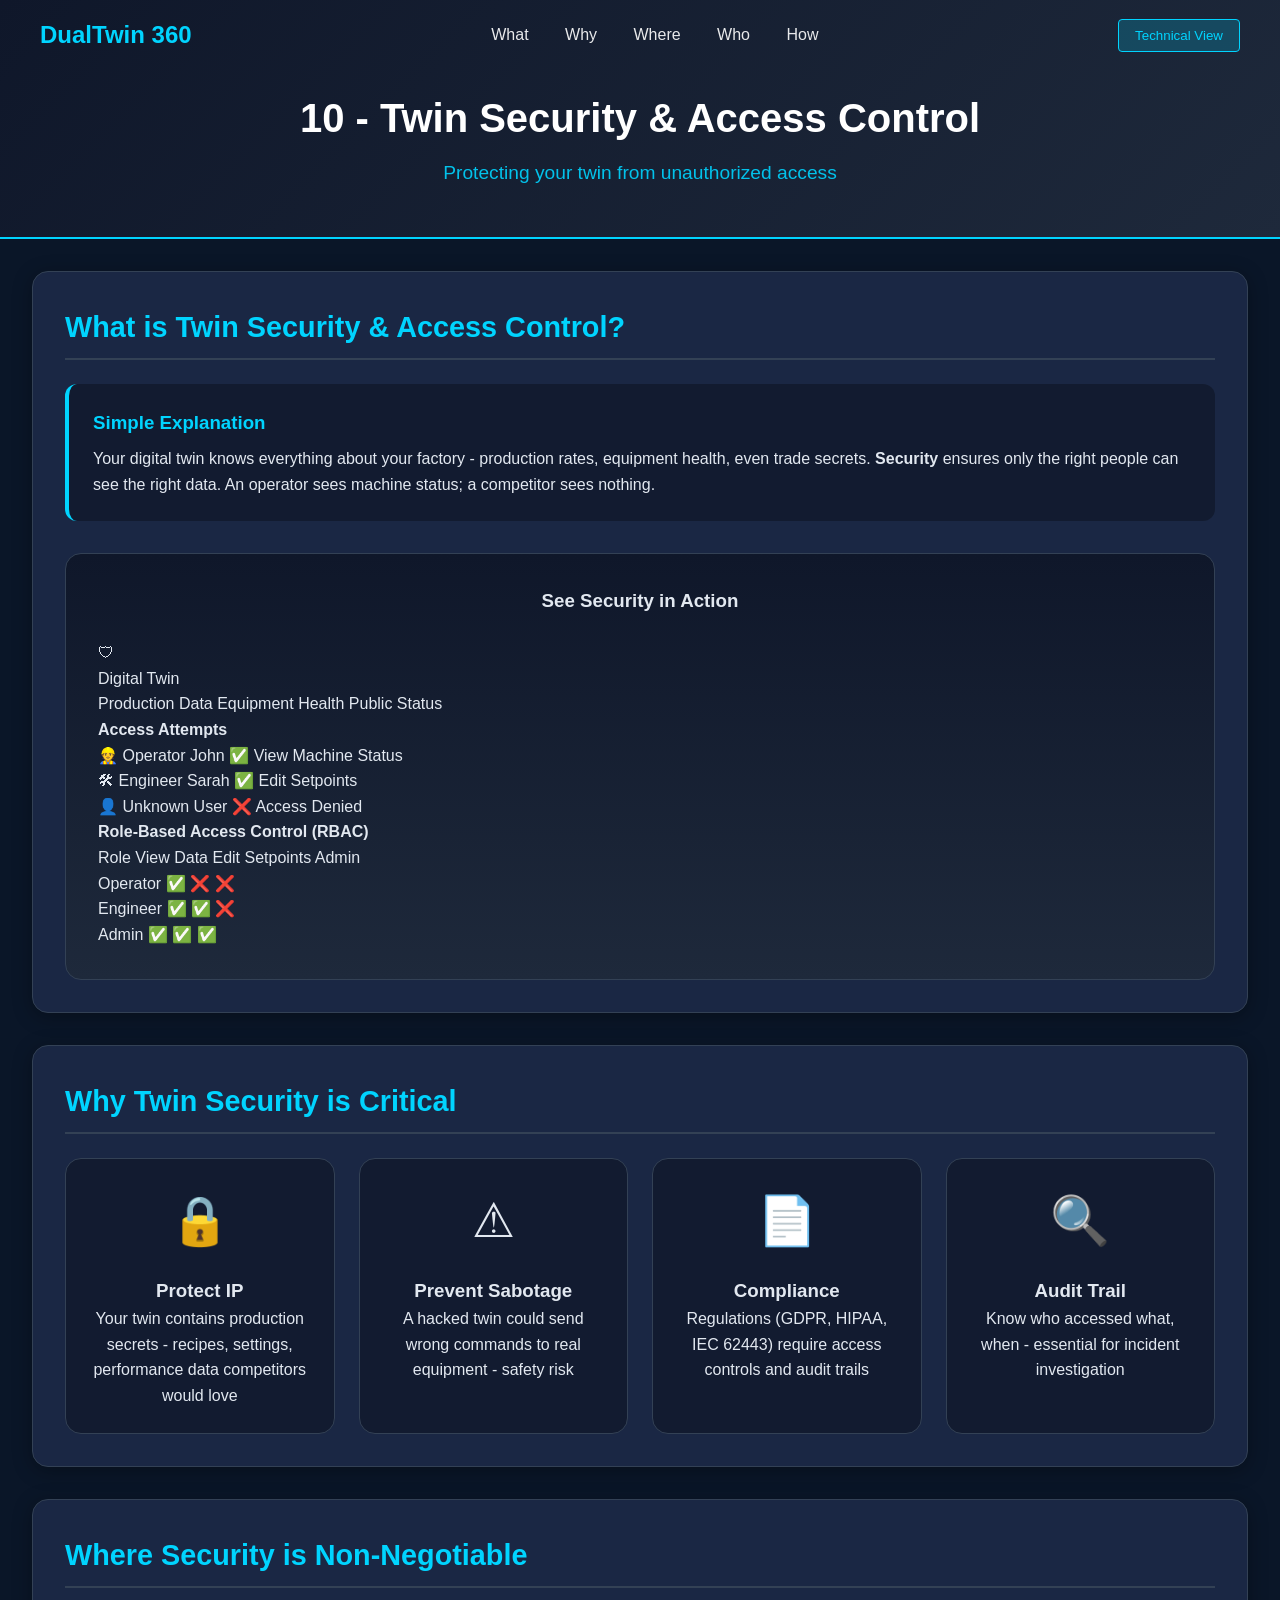
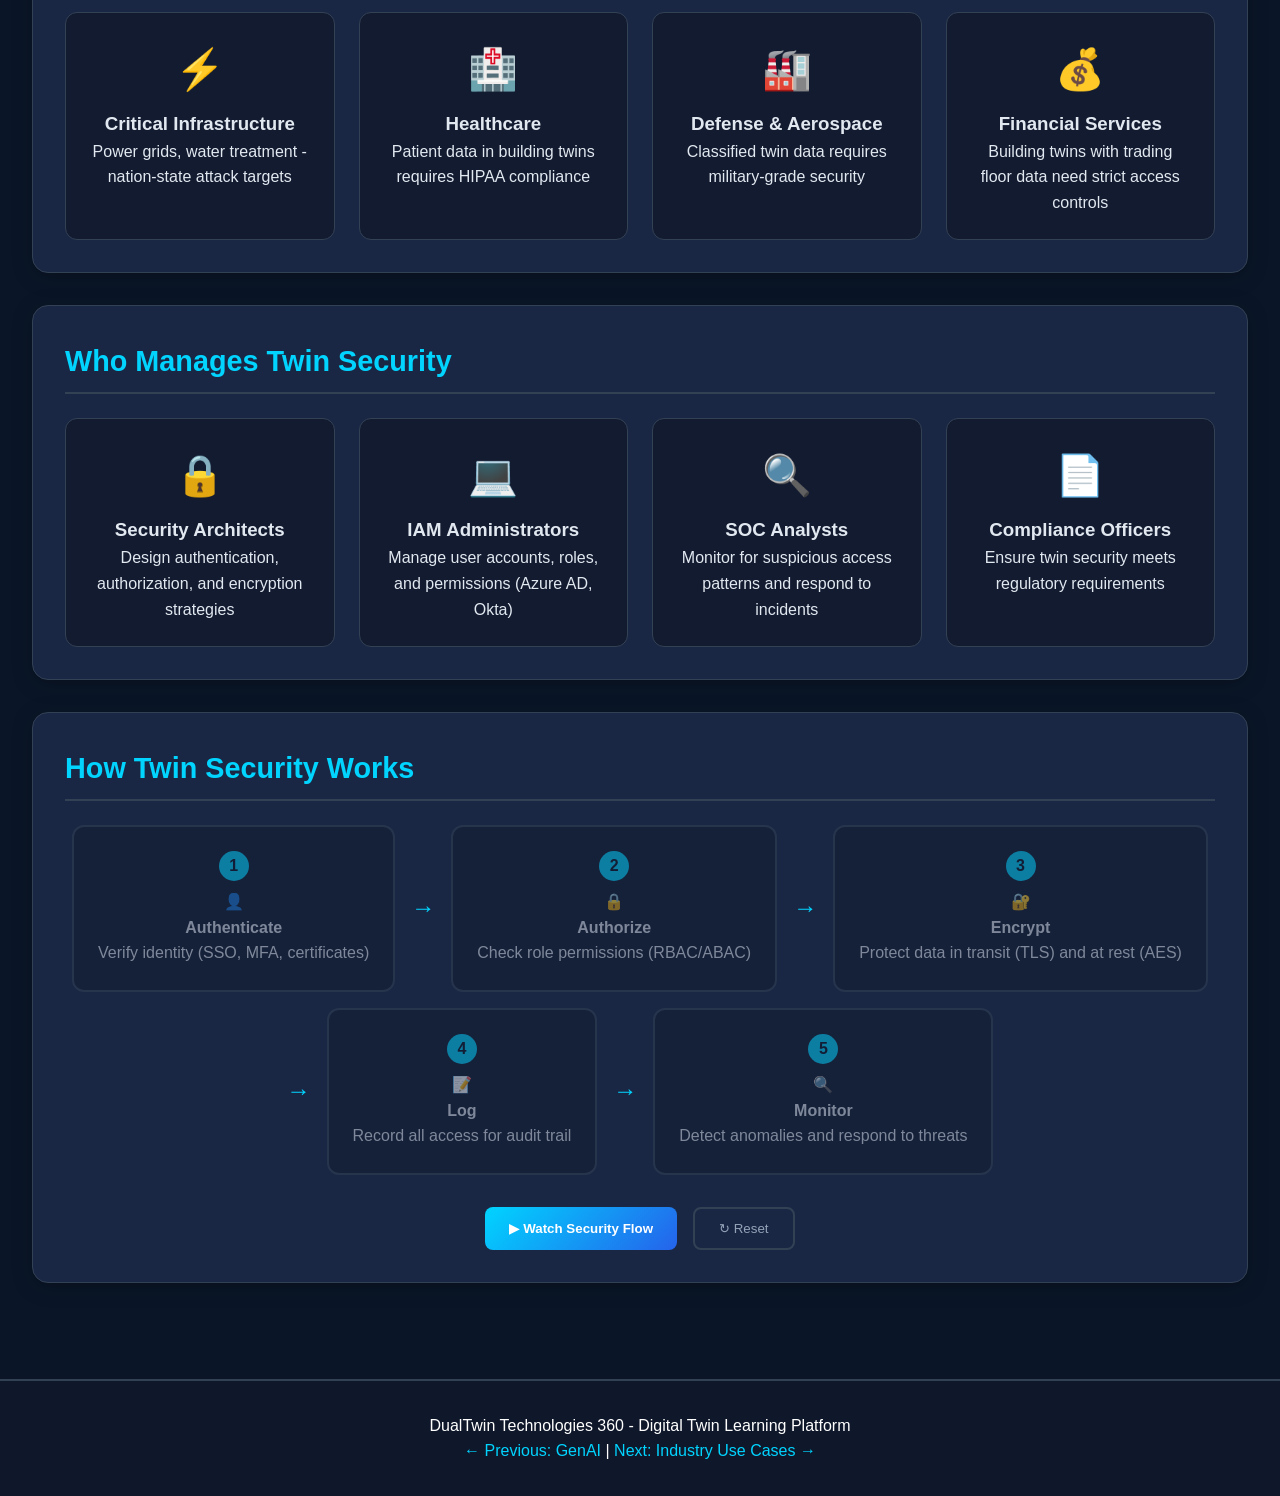
<file: concepts/10_twin_security_and_access_control/html_demo/index.html>
<!DOCTYPE html>
<html lang="en">
<head>
    <meta charset="UTF-8">
    <meta name="viewport" content="width=device-width, initial-scale=1.0">
    <title>Twin Security and Access Control - DualTwin 360</title>
    <link rel="stylesheet" href="styles.css">
</head>
<body>
    <header>
        <nav>
            <div class="logo">DualTwin 360</div>
            <div class="nav-links">
                <a href="#what">What</a>
                <a href="#why">Why</a>
                <a href="#where">Where</a>
                <a href="#who">Who</a>
                <a href="#how">How</a>
            </div>
            <button id="viewToggle" class="view-toggle">Technical View</button>
        </nav>
        <h1>10 - Twin Security & Access Control</h1>
        <p class="subtitle">Protecting your twin from unauthorized access</p>
    </header>

    <main>
        <!-- WHAT Section -->
        <section id="what" class="section">
            <h2>What is Twin Security & Access Control?</h2>
            <div class="explanation-box">
                <div class="non-technical">
                    <h3>Simple Explanation</h3>
                    <p>Your digital twin knows everything about your factory - production rates, equipment health, even trade secrets. <strong>Security</strong> ensures only the right people can see the right data. An operator sees machine status; a competitor sees nothing.</p>
                </div>
                <div class="technical hidden">
                    <h3>Technical Definition</h3>
                    <p>Security architecture including authentication (OAuth2, SAML), authorization (RBAC, ABAC), encryption (TLS, AES-256), audit logging, and zero-trust principles applied to digital twin platforms. Covers data-at-rest, data-in-transit, and API security.</p>
                </div>
            </div>
            
            <!-- Security Shield Demo -->
            <div class="animation-container">
                <h3>See Security in Action</h3>
                <div class="security-demo">
                    <!-- Twin with Shield -->
                    <div class="twin-shield">
                        <div class="shield-icon">&#128737;</div>
                        <div class="twin-core">
                            <span class="twin-label">Digital Twin</span>
                            <div class="data-items">
                                <span class="data-item sensitive">Production Data</span>
                                <span class="data-item sensitive">Equipment Health</span>
                                <span class="data-item public">Public Status</span>
                            </div>
                        </div>
                    </div>
                    
                    <!-- Access Attempts -->
                    <div class="access-panel">
                        <h4>Access Attempts</h4>
                        <div class="access-attempt granted">
                            <span class="user-icon">&#128119;</span>
                            <span class="user-name">Operator John</span>
                            <span class="access-result">&#9989; View Machine Status</span>
                        </div>
                        <div class="access-attempt granted">
                            <span class="user-icon">&#128736;</span>
                            <span class="user-name">Engineer Sarah</span>
                            <span class="access-result">&#9989; Edit Setpoints</span>
                        </div>
                        <div class="access-attempt denied">
                            <span class="user-icon">&#128100;</span>
                            <span class="user-name">Unknown User</span>
                            <span class="access-result">&#10060; Access Denied</span>
                        </div>
                    </div>
                </div>
                
                <!-- RBAC Demo -->
                <div class="rbac-demo">
                    <h4>Role-Based Access Control (RBAC)</h4>
                    <div class="rbac-table">
                        <div class="rbac-header">
                            <span class="rbac-cell">Role</span>
                            <span class="rbac-cell">View Data</span>
                            <span class="rbac-cell">Edit Setpoints</span>
                            <span class="rbac-cell">Admin</span>
                        </div>
                        <div class="rbac-row">
                            <span class="rbac-cell">Operator</span>
                            <span class="rbac-cell">&#9989;</span>
                            <span class="rbac-cell">&#10060;</span>
                            <span class="rbac-cell">&#10060;</span>
                        </div>
                        <div class="rbac-row">
                            <span class="rbac-cell">Engineer</span>
                            <span class="rbac-cell">&#9989;</span>
                            <span class="rbac-cell">&#9989;</span>
                            <span class="rbac-cell">&#10060;</span>
                        </div>
                        <div class="rbac-row">
                            <span class="rbac-cell">Admin</span>
                            <span class="rbac-cell">&#9989;</span>
                            <span class="rbac-cell">&#9989;</span>
                            <span class="rbac-cell">&#9989;</span>
                        </div>
                    </div>
                </div>
            </div>
        </section>

        <!-- WHY Section - Specific to Security -->
        <section id="why" class="section">
            <h2>Why Twin Security is Critical</h2>
            <div class="benefits-grid">
                <div class="benefit-card">
                    <div class="benefit-icon">&#128274;</div>
                    <h3>Protect IP</h3>
                    <p>Your twin contains production secrets - recipes, settings, performance data competitors would love</p>
                </div>
                <div class="benefit-card">
                    <div class="benefit-icon">&#9888;</div>
                    <h3>Prevent Sabotage</h3>
                    <p>A hacked twin could send wrong commands to real equipment - safety risk</p>
                </div>
                <div class="benefit-card">
                    <div class="benefit-icon">&#128196;</div>
                    <h3>Compliance</h3>
                    <p>Regulations (GDPR, HIPAA, IEC 62443) require access controls and audit trails</p>
                </div>
                <div class="benefit-card">
                    <div class="benefit-icon">&#128269;</div>
                    <h3>Audit Trail</h3>
                    <p>Know who accessed what, when - essential for incident investigation</p>
                </div>
            </div>
        </section>

        <!-- WHERE Section - Specific to Security -->
        <section id="where" class="section">
            <h2>Where Security is Non-Negotiable</h2>
            <div class="card-grid">
                <div class="card-item">
                    <span class="card-icon">&#9889;</span>
                    <h3>Critical Infrastructure</h3>
                    <p>Power grids, water treatment - nation-state attack targets</p>
                </div>
                <div class="card-item">
                    <span class="card-icon">&#127973;</span>
                    <h3>Healthcare</h3>
                    <p>Patient data in building twins requires HIPAA compliance</p>
                </div>
                <div class="card-item">
                    <span class="card-icon">&#127981;</span>
                    <h3>Defense & Aerospace</h3>
                    <p>Classified twin data requires military-grade security</p>
                </div>
                <div class="card-item">
                    <span class="card-icon">&#128176;</span>
                    <h3>Financial Services</h3>
                    <p>Building twins with trading floor data need strict access controls</p>
                </div>
            </div>
        </section>

        <!-- WHO Section - Specific to Security -->
        <section id="who" class="section">
            <h2>Who Manages Twin Security</h2>
            <div class="card-grid">
                <div class="card-item">
                    <span class="card-icon">&#128274;</span>
                    <h3>Security Architects</h3>
                    <p>Design authentication, authorization, and encryption strategies</p>
                </div>
                <div class="card-item">
                    <span class="card-icon">&#128187;</span>
                    <h3>IAM Administrators</h3>
                    <p>Manage user accounts, roles, and permissions (Azure AD, Okta)</p>
                </div>
                <div class="card-item">
                    <span class="card-icon">&#128269;</span>
                    <h3>SOC Analysts</h3>
                    <p>Monitor for suspicious access patterns and respond to incidents</p>
                </div>
                <div class="card-item">
                    <span class="card-icon">&#128196;</span>
                    <h3>Compliance Officers</h3>
                    <p>Ensure twin security meets regulatory requirements</p>
                </div>
            </div>
        </section>

        <!-- HOW Section - Specific to Security -->
        <section id="how" class="section">
            <h2>How Twin Security Works</h2>
            <div class="process-flow">
                <div class="flow-step">
                    <div class="step-number">1</div>
                    <span class="step-icon">&#128100;</span>
                    <h4>Authenticate</h4>
                    <p>Verify identity (SSO, MFA, certificates)</p>
                </div>
                <span class="flow-arrow">&#8594;</span>
                <div class="flow-step">
                    <div class="step-number">2</div>
                    <span class="step-icon">&#128274;</span>
                    <h4>Authorize</h4>
                    <p>Check role permissions (RBAC/ABAC)</p>
                </div>
                <span class="flow-arrow">&#8594;</span>
                <div class="flow-step">
                    <div class="step-number">3</div>
                    <span class="step-icon">&#128272;</span>
                    <h4>Encrypt</h4>
                    <p>Protect data in transit (TLS) and at rest (AES)</p>
                </div>
                <span class="flow-arrow">&#8594;</span>
                <div class="flow-step">
                    <div class="step-number">4</div>
                    <span class="step-icon">&#128221;</span>
                    <h4>Log</h4>
                    <p>Record all access for audit trail</p>
                </div>
                <span class="flow-arrow">&#8594;</span>
                <div class="flow-step">
                    <div class="step-number">5</div>
                    <span class="step-icon">&#128269;</span>
                    <h4>Monitor</h4>
                    <p>Detect anomalies and respond to threats</p>
                </div>
            </div>
            <div class="demo-controls">
                <button id="runDemo" class="run-btn">&#9654; Watch Security Flow</button>
                <button id="resetDemo" class="reset-btn">&#8635; Reset</button>
            </div>
        </section>
    </main>

    <footer>
        <p>DualTwin Technologies 360 - Digital Twin Learning Platform</p>
        <p><a href="../09_genai_with_digital_twins/html_demo/index.html">&larr; Previous: GenAI</a> | 
           <a href="../11_industry_use_cases/html_demo/index.html">Next: Industry Use Cases &rarr;</a></p>
    </footer>

    <script src="script.js"></script>
</body>
</html>
</file>
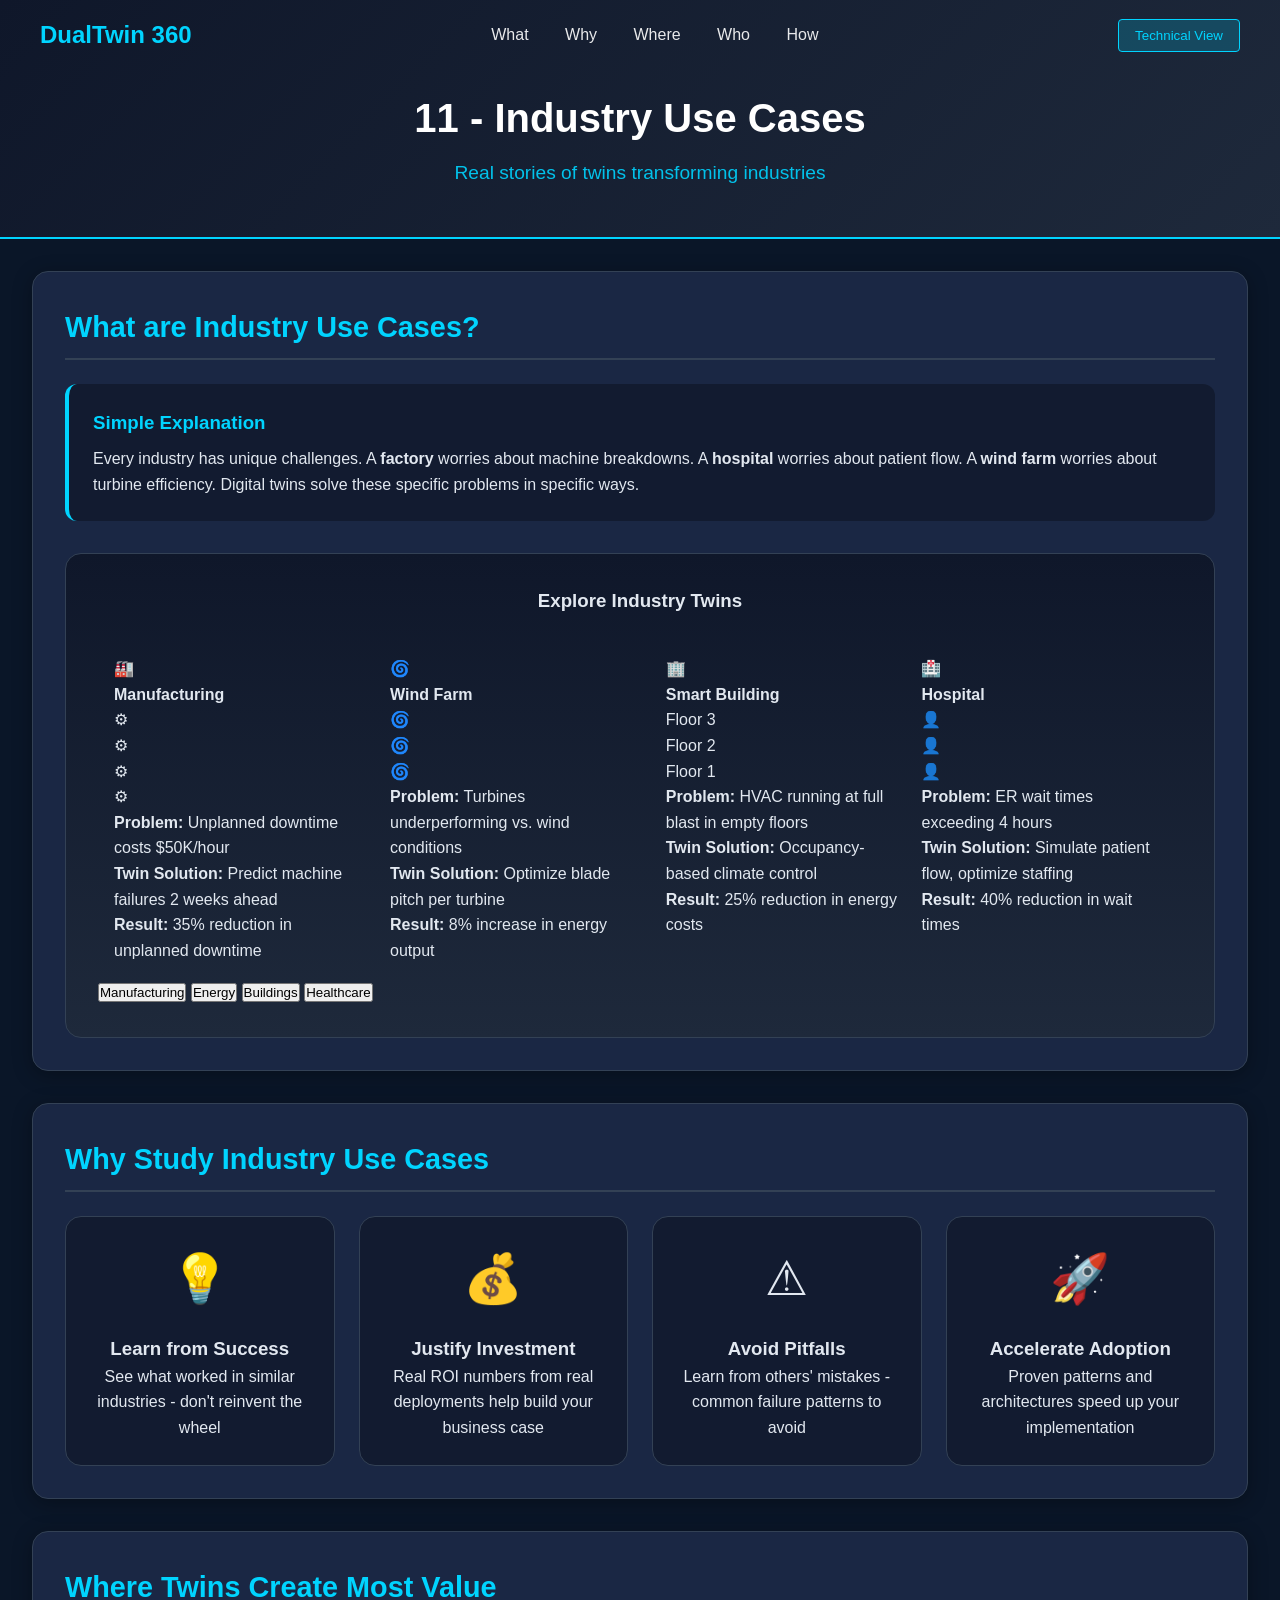
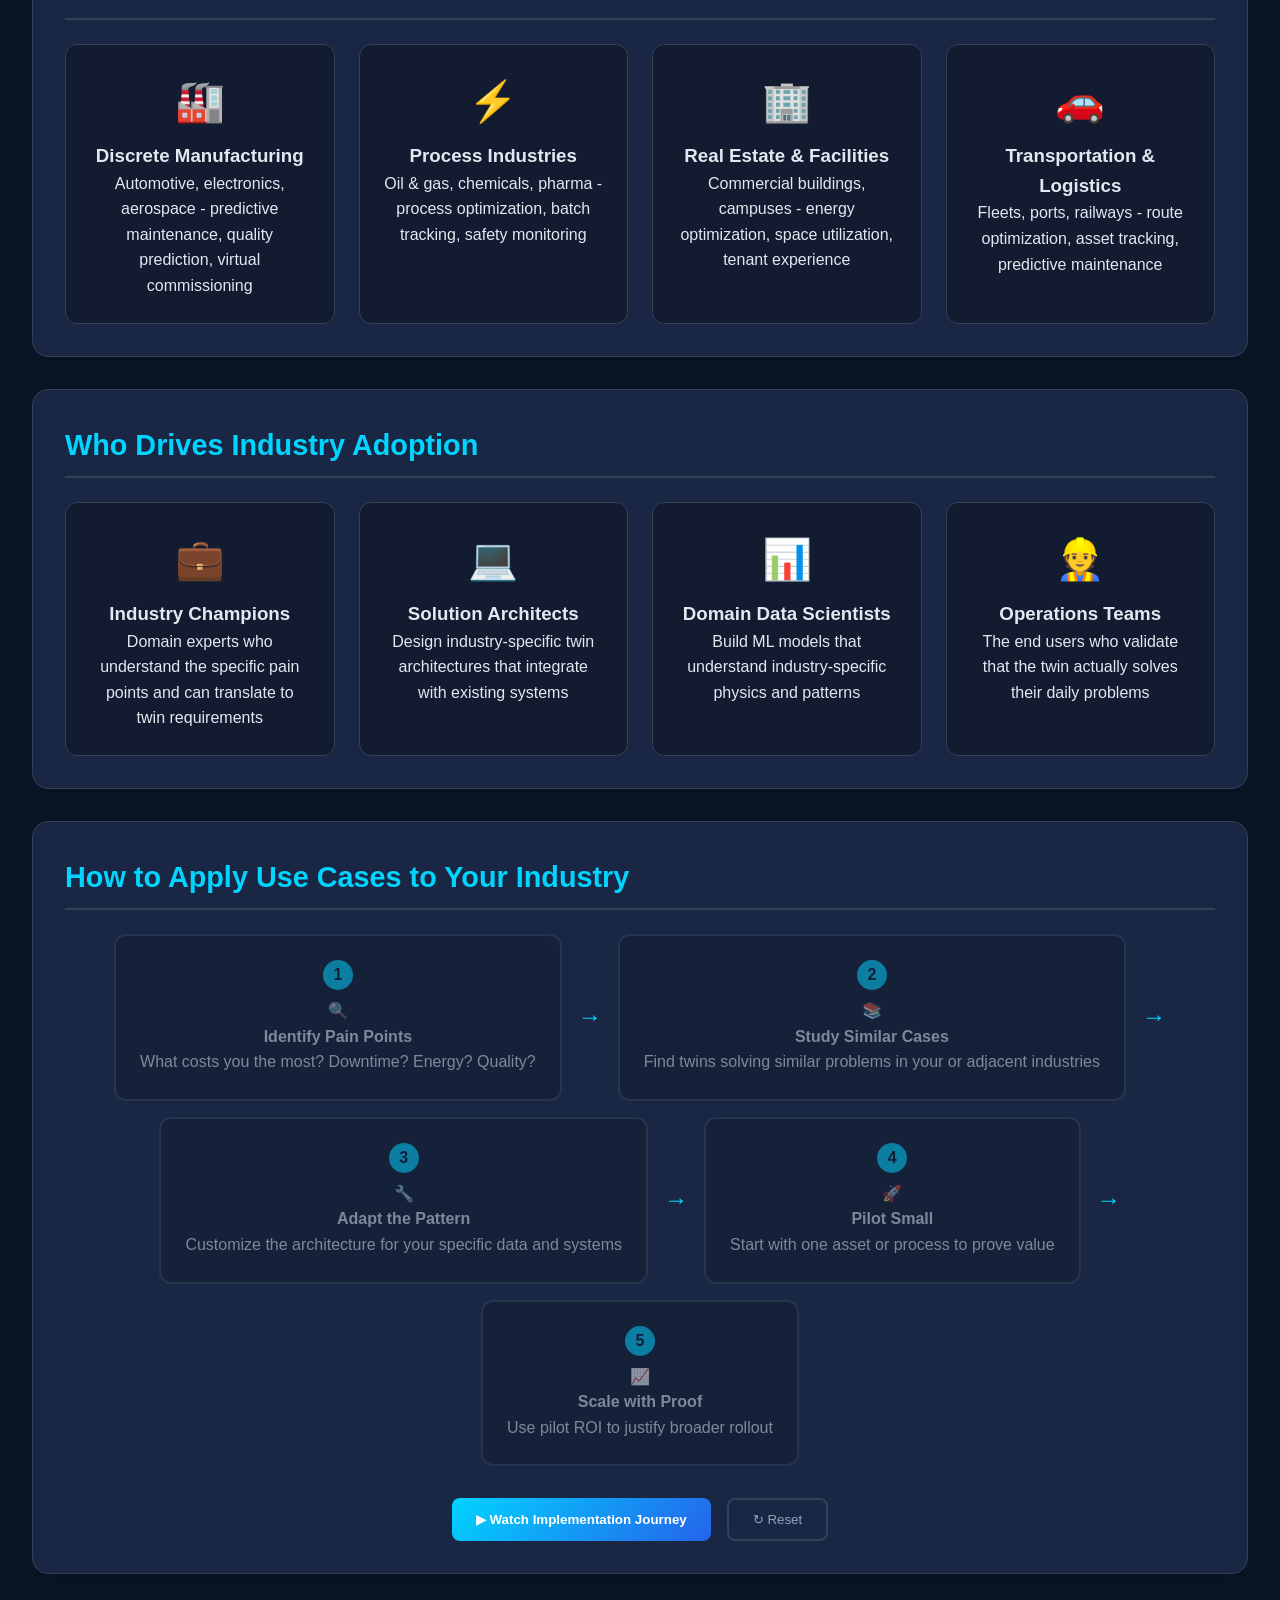
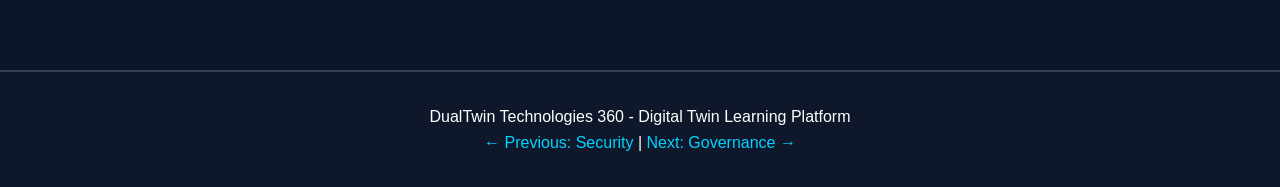
<file: concepts/11_industry_use_cases/html_demo/index.html>
<!DOCTYPE html>
<html lang="en">
<head>
    <meta charset="UTF-8">
    <meta name="viewport" content="width=device-width, initial-scale=1.0">
    <title>Industry Use Cases - DualTwin 360</title>
    <link rel="stylesheet" href="styles.css">
</head>
<body>
    <header>
        <nav>
            <div class="logo">DualTwin 360</div>
            <div class="nav-links">
                <a href="#what">What</a>
                <a href="#why">Why</a>
                <a href="#where">Where</a>
                <a href="#who">Who</a>
                <a href="#how">How</a>
            </div>
            <button id="viewToggle" class="view-toggle">Technical View</button>
        </nav>
        <h1>11 - Industry Use Cases</h1>
        <p class="subtitle">Real stories of twins transforming industries</p>
    </header>

    <main>
        <!-- WHAT Section -->
        <section id="what" class="section">
            <h2>What are Industry Use Cases?</h2>
            <div class="explanation-box">
                <div class="non-technical">
                    <h3>Simple Explanation</h3>
                    <p>Every industry has unique challenges. A <strong>factory</strong> worries about machine breakdowns. A <strong>hospital</strong> worries about patient flow. A <strong>wind farm</strong> worries about turbine efficiency. Digital twins solve these specific problems in specific ways.</p>
                </div>
                <div class="technical hidden">
                    <h3>Technical Definition</h3>
                    <p>Domain-specific implementations of digital twin technology, each with unique data models, integration patterns, analytics requirements, and value propositions tailored to industry-specific challenges and regulatory environments.</p>
                </div>
            </div>
            
            <!-- Industry Carousel -->
            <div class="animation-container">
                <h3>Explore Industry Twins</h3>
                <div class="industry-carousel">
                    <!-- Manufacturing -->
                    <div class="industry-scene active" data-industry="manufacturing">
                        <div class="scene-icon">&#127981;</div>
                        <h4>Manufacturing</h4>
                        <div class="scene-visual">
                            <div class="factory-line">
                                <div class="machine">&#9881;</div>
                                <div class="machine">&#9881;</div>
                                <div class="machine alert">&#9881;</div>
                                <div class="machine">&#9881;</div>
                            </div>
                        </div>
                        <div class="use-case-details">
                            <p><strong>Problem:</strong> Unplanned downtime costs $50K/hour</p>
                            <p><strong>Twin Solution:</strong> Predict machine failures 2 weeks ahead</p>
                            <p><strong>Result:</strong> 35% reduction in unplanned downtime</p>
                        </div>
                    </div>
                    
                    <!-- Wind Farm -->
                    <div class="industry-scene" data-industry="energy">
                        <div class="scene-icon">&#127744;</div>
                        <h4>Wind Farm</h4>
                        <div class="scene-visual">
                            <div class="wind-turbines">
                                <div class="turbine spinning">&#127744;</div>
                                <div class="turbine spinning">&#127744;</div>
                                <div class="turbine slow">&#127744;</div>
                            </div>
                        </div>
                        <div class="use-case-details">
                            <p><strong>Problem:</strong> Turbines underperforming vs. wind conditions</p>
                            <p><strong>Twin Solution:</strong> Optimize blade pitch per turbine</p>
                            <p><strong>Result:</strong> 8% increase in energy output</p>
                        </div>
                    </div>
                    
                    <!-- Smart Building -->
                    <div class="industry-scene" data-industry="buildings">
                        <div class="scene-icon">&#127970;</div>
                        <h4>Smart Building</h4>
                        <div class="scene-visual">
                            <div class="building-floors">
                                <div class="floor occupied">Floor 3</div>
                                <div class="floor empty">Floor 2</div>
                                <div class="floor occupied">Floor 1</div>
                            </div>
                        </div>
                        <div class="use-case-details">
                            <p><strong>Problem:</strong> HVAC running at full blast in empty floors</p>
                            <p><strong>Twin Solution:</strong> Occupancy-based climate control</p>
                            <p><strong>Result:</strong> 25% reduction in energy costs</p>
                        </div>
                    </div>
                    
                    <!-- Hospital -->
                    <div class="industry-scene" data-industry="healthcare">
                        <div class="scene-icon">&#127973;</div>
                        <h4>Hospital</h4>
                        <div class="scene-visual">
                            <div class="hospital-flow">
                                <div class="patient">&#128100;</div>
                                <div class="patient">&#128100;</div>
                                <div class="patient waiting">&#128100;</div>
                            </div>
                        </div>
                        <div class="use-case-details">
                            <p><strong>Problem:</strong> ER wait times exceeding 4 hours</p>
                            <p><strong>Twin Solution:</strong> Simulate patient flow, optimize staffing</p>
                            <p><strong>Result:</strong> 40% reduction in wait times</p>
                        </div>
                    </div>
                </div>
                
                <!-- Carousel Controls -->
                <div class="carousel-controls">
                    <button class="carousel-btn" data-industry="manufacturing">Manufacturing</button>
                    <button class="carousel-btn" data-industry="energy">Energy</button>
                    <button class="carousel-btn" data-industry="buildings">Buildings</button>
                    <button class="carousel-btn" data-industry="healthcare">Healthcare</button>
                </div>
            </div>
        </section>

        <!-- WHY Section - Specific to Use Cases -->
        <section id="why" class="section">
            <h2>Why Study Industry Use Cases</h2>
            <div class="benefits-grid">
                <div class="benefit-card">
                    <div class="benefit-icon">&#128161;</div>
                    <h3>Learn from Success</h3>
                    <p>See what worked in similar industries - don't reinvent the wheel</p>
                </div>
                <div class="benefit-card">
                    <div class="benefit-icon">&#128176;</div>
                    <h3>Justify Investment</h3>
                    <p>Real ROI numbers from real deployments help build your business case</p>
                </div>
                <div class="benefit-card">
                    <div class="benefit-icon">&#9888;</div>
                    <h3>Avoid Pitfalls</h3>
                    <p>Learn from others' mistakes - common failure patterns to avoid</p>
                </div>
                <div class="benefit-card">
                    <div class="benefit-icon">&#128640;</div>
                    <h3>Accelerate Adoption</h3>
                    <p>Proven patterns and architectures speed up your implementation</p>
                </div>
            </div>
        </section>

        <!-- WHERE Section - Deep Dive by Industry -->
        <section id="where" class="section">
            <h2>Where Twins Create Most Value</h2>
            <div class="card-grid">
                <div class="card-item">
                    <span class="card-icon">&#127981;</span>
                    <h3>Discrete Manufacturing</h3>
                    <p>Automotive, electronics, aerospace - predictive maintenance, quality prediction, virtual commissioning</p>
                </div>
                <div class="card-item">
                    <span class="card-icon">&#9889;</span>
                    <h3>Process Industries</h3>
                    <p>Oil & gas, chemicals, pharma - process optimization, batch tracking, safety monitoring</p>
                </div>
                <div class="card-item">
                    <span class="card-icon">&#127970;</span>
                    <h3>Real Estate & Facilities</h3>
                    <p>Commercial buildings, campuses - energy optimization, space utilization, tenant experience</p>
                </div>
                <div class="card-item">
                    <span class="card-icon">&#128663;</span>
                    <h3>Transportation & Logistics</h3>
                    <p>Fleets, ports, railways - route optimization, asset tracking, predictive maintenance</p>
                </div>
            </div>
        </section>

        <!-- WHO Section - Specific to Use Cases -->
        <section id="who" class="section">
            <h2>Who Drives Industry Adoption</h2>
            <div class="card-grid">
                <div class="card-item">
                    <span class="card-icon">&#128188;</span>
                    <h3>Industry Champions</h3>
                    <p>Domain experts who understand the specific pain points and can translate to twin requirements</p>
                </div>
                <div class="card-item">
                    <span class="card-icon">&#128187;</span>
                    <h3>Solution Architects</h3>
                    <p>Design industry-specific twin architectures that integrate with existing systems</p>
                </div>
                <div class="card-item">
                    <span class="card-icon">&#128202;</span>
                    <h3>Domain Data Scientists</h3>
                    <p>Build ML models that understand industry-specific physics and patterns</p>
                </div>
                <div class="card-item">
                    <span class="card-icon">&#128119;</span>
                    <h3>Operations Teams</h3>
                    <p>The end users who validate that the twin actually solves their daily problems</p>
                </div>
            </div>
        </section>

        <!-- HOW Section - Implementation Pattern -->
        <section id="how" class="section">
            <h2>How to Apply Use Cases to Your Industry</h2>
            <div class="process-flow">
                <div class="flow-step">
                    <div class="step-number">1</div>
                    <span class="step-icon">&#128269;</span>
                    <h4>Identify Pain Points</h4>
                    <p>What costs you the most? Downtime? Energy? Quality?</p>
                </div>
                <span class="flow-arrow">&#8594;</span>
                <div class="flow-step">
                    <div class="step-number">2</div>
                    <span class="step-icon">&#128218;</span>
                    <h4>Study Similar Cases</h4>
                    <p>Find twins solving similar problems in your or adjacent industries</p>
                </div>
                <span class="flow-arrow">&#8594;</span>
                <div class="flow-step">
                    <div class="step-number">3</div>
                    <span class="step-icon">&#128295;</span>
                    <h4>Adapt the Pattern</h4>
                    <p>Customize the architecture for your specific data and systems</p>
                </div>
                <span class="flow-arrow">&#8594;</span>
                <div class="flow-step">
                    <div class="step-number">4</div>
                    <span class="step-icon">&#128640;</span>
                    <h4>Pilot Small</h4>
                    <p>Start with one asset or process to prove value</p>
                </div>
                <span class="flow-arrow">&#8594;</span>
                <div class="flow-step">
                    <div class="step-number">5</div>
                    <span class="step-icon">&#128200;</span>
                    <h4>Scale with Proof</h4>
                    <p>Use pilot ROI to justify broader rollout</p>
                </div>
            </div>
            <div class="demo-controls">
                <button id="runDemo" class="run-btn">&#9654; Watch Implementation Journey</button>
                <button id="resetDemo" class="reset-btn">&#8635; Reset</button>
            </div>
        </section>
    </main>

    <footer>
        <p>DualTwin Technologies 360 - Digital Twin Learning Platform</p>
        <p><a href="../10_twin_security_and_access_control/html_demo/index.html">&larr; Previous: Security</a> | 
           <a href="../12_governance_compliance_and_standards/html_demo/index.html">Next: Governance &rarr;</a></p>
    </footer>

    <script src="script.js"></script>
</body>
</html>
</file>
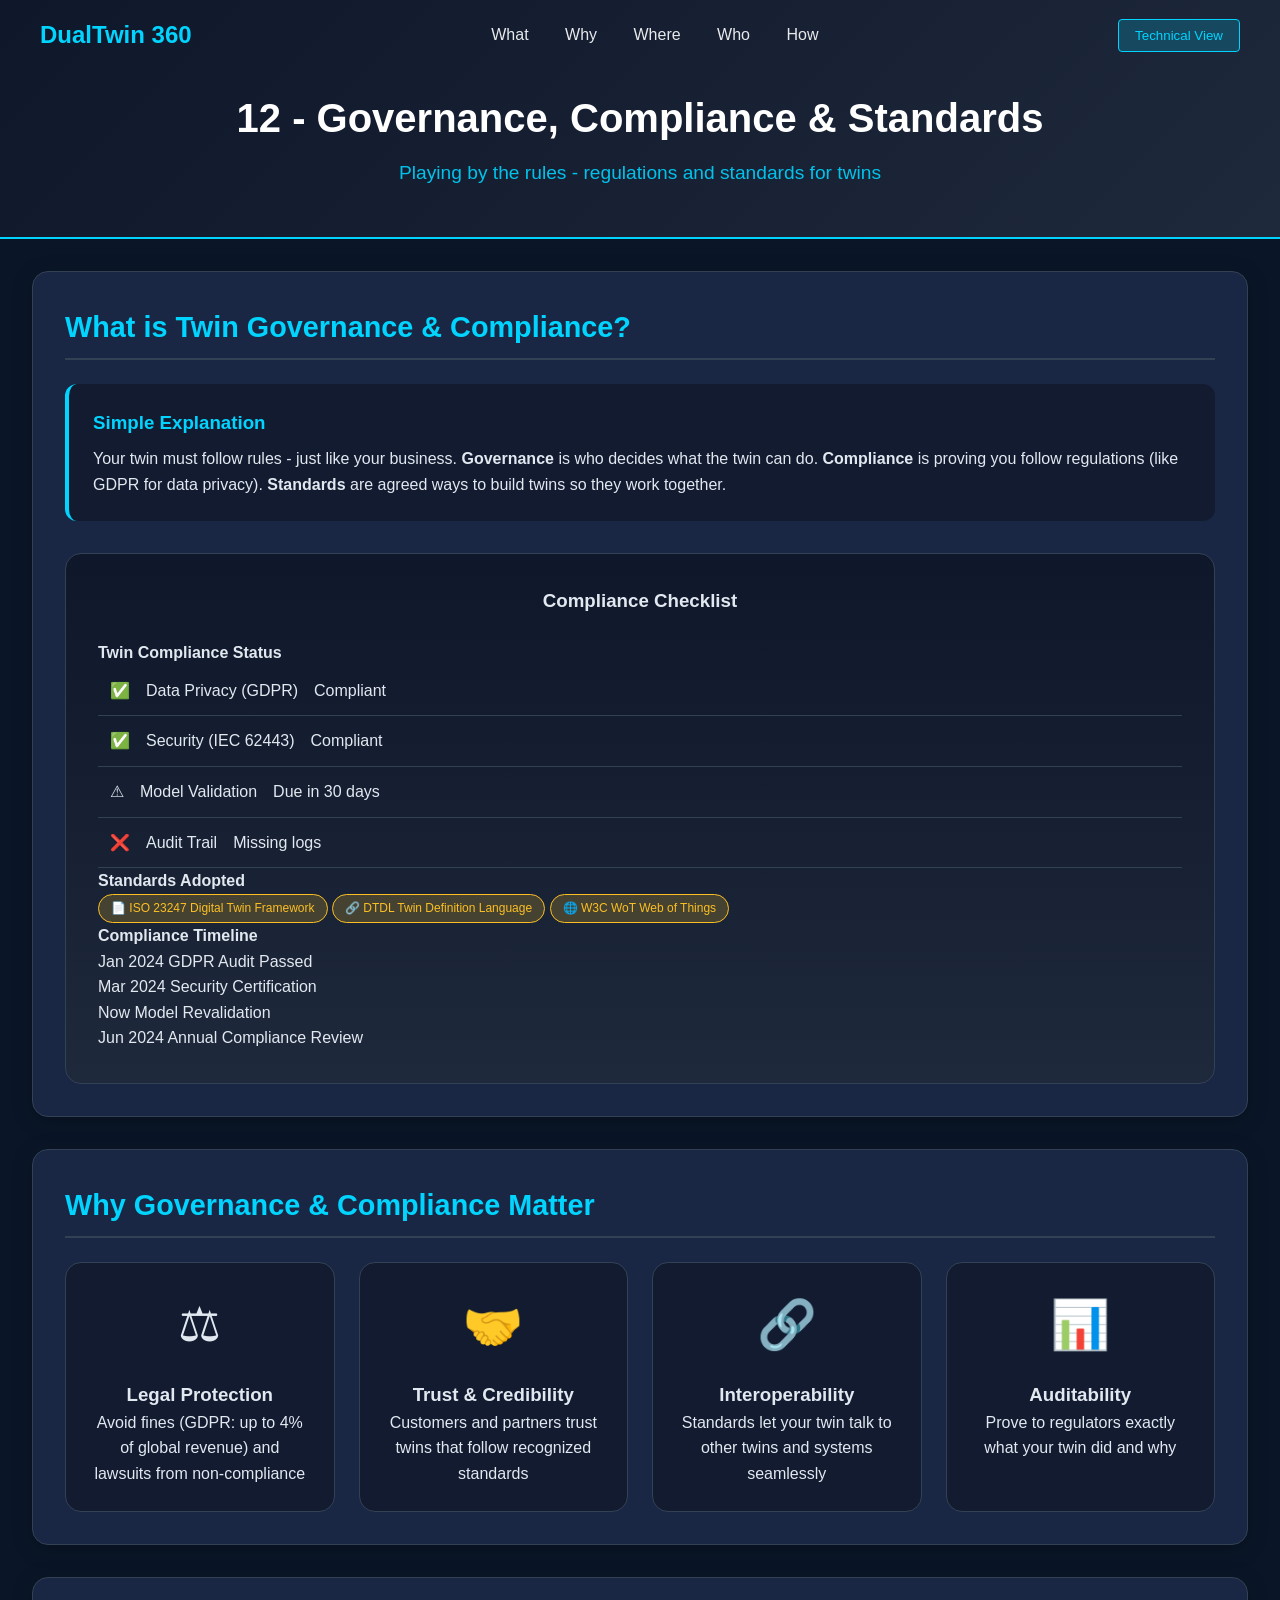
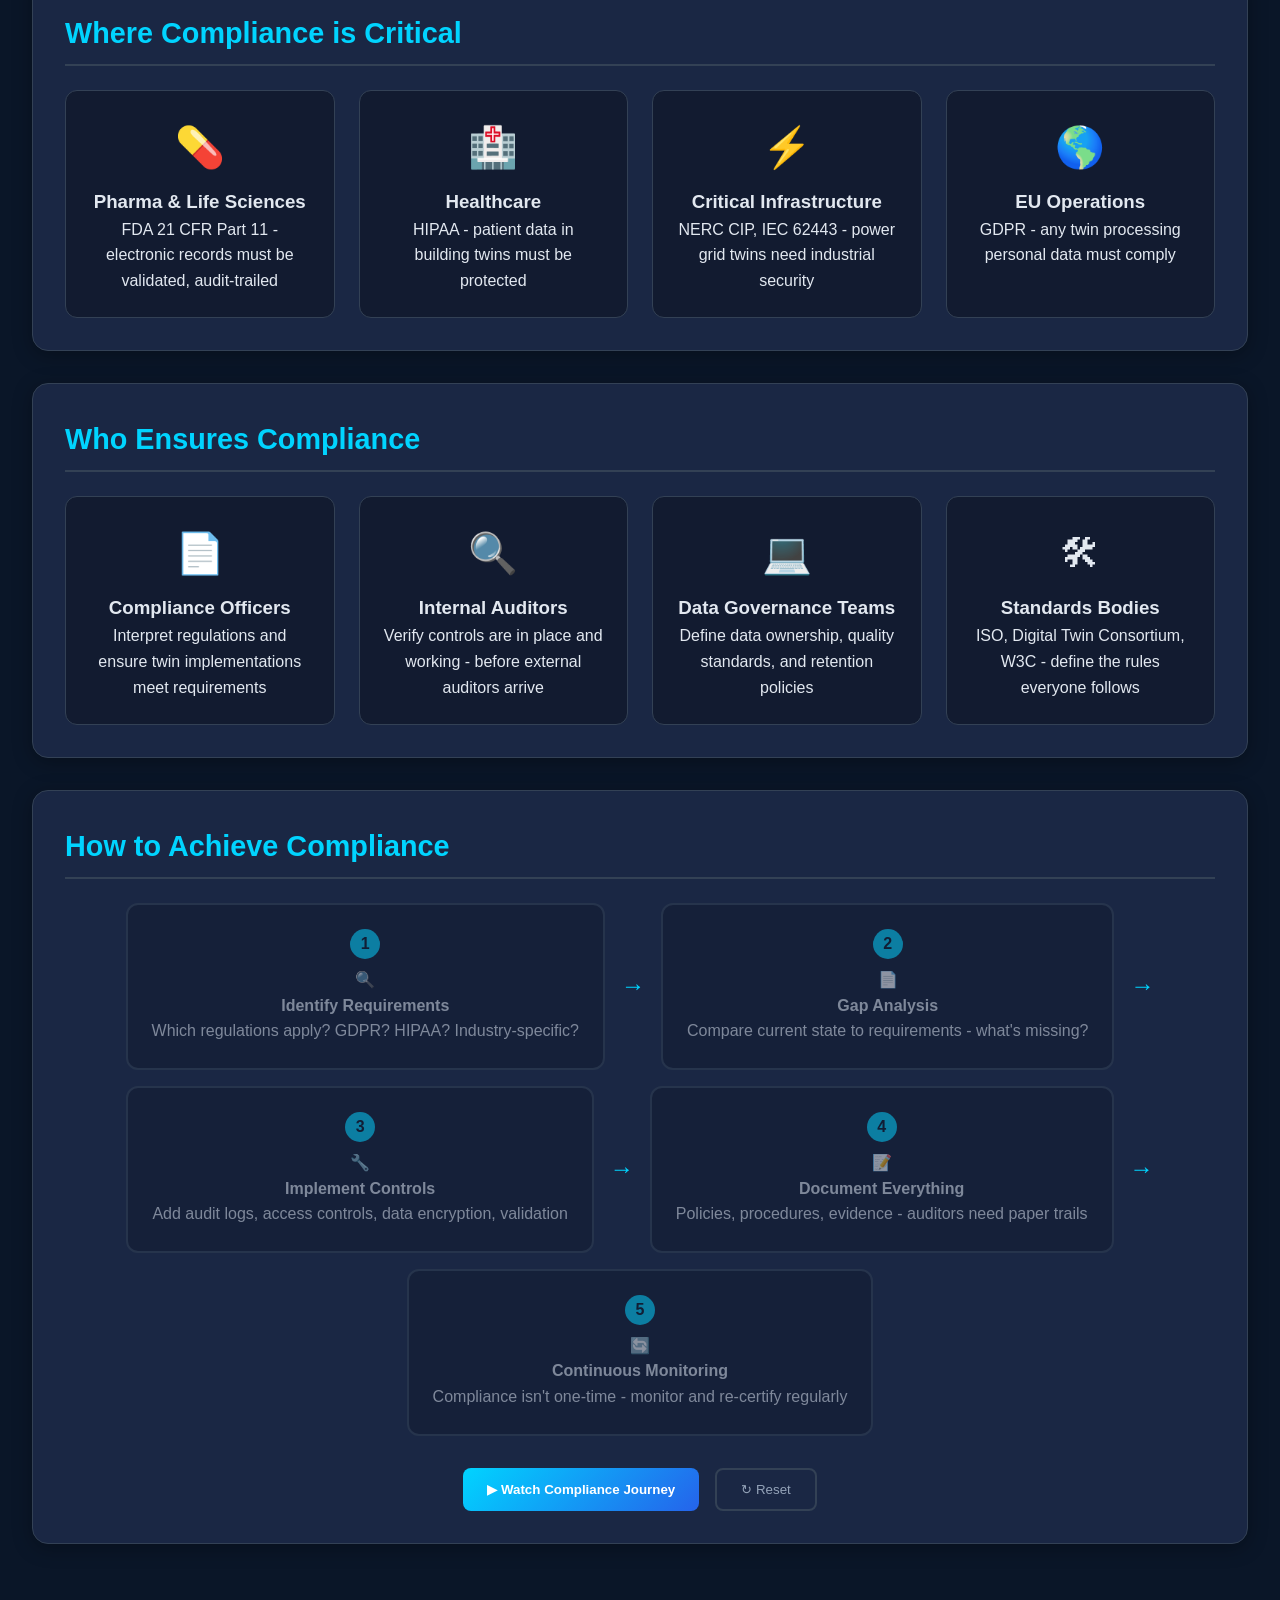
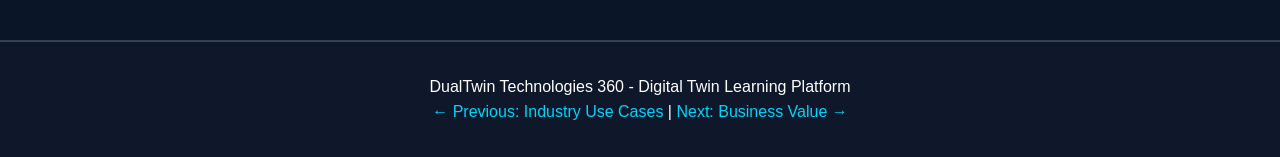
<file: concepts/12_governance_compliance_and_standards/html_demo/index.html>
<!DOCTYPE html>
<html lang="en">
<head>
    <meta charset="UTF-8">
    <meta name="viewport" content="width=device-width, initial-scale=1.0">
    <title>Governance, Compliance & Standards - DualTwin 360</title>
    <link rel="stylesheet" href="styles.css">
</head>
<body>
    <header>
        <nav>
            <div class="logo">DualTwin 360</div>
            <div class="nav-links">
                <a href="#what">What</a>
                <a href="#why">Why</a>
                <a href="#where">Where</a>
                <a href="#who">Who</a>
                <a href="#how">How</a>
            </div>
            <button id="viewToggle" class="view-toggle">Technical View</button>
        </nav>
        <h1>12 - Governance, Compliance & Standards</h1>
        <p class="subtitle">Playing by the rules - regulations and standards for twins</p>
    </header>

    <main>
        <!-- WHAT Section -->
        <section id="what" class="section">
            <h2>What is Twin Governance & Compliance?</h2>
            <div class="explanation-box">
                <div class="non-technical">
                    <h3>Simple Explanation</h3>
                    <p>Your twin must follow rules - just like your business. <strong>Governance</strong> is who decides what the twin can do. <strong>Compliance</strong> is proving you follow regulations (like GDPR for data privacy). <strong>Standards</strong> are agreed ways to build twins so they work together.</p>
                </div>
                <div class="technical hidden">
                    <h3>Technical Definition</h3>
                    <p>Governance frameworks (data ownership, change management, model validation), regulatory compliance (GDPR, HIPAA, IEC 62443, FDA 21 CFR Part 11), and industry standards (ISO 23247, Digital Twin Consortium, DTDL, WoT) that ensure twins are trustworthy, interoperable, and legally compliant.</p>
                </div>
            </div>
            
            <!-- Compliance Checklist Demo -->
            <div class="animation-container">
                <h3>Compliance Checklist</h3>
                <div class="compliance-demo">
                    <div class="checklist-panel">
                        <h4>Twin Compliance Status</h4>
                        <div class="checklist-item checked">
                            <span class="check-icon">&#9989;</span>
                            <span class="check-label">Data Privacy (GDPR)</span>
                            <span class="check-status">Compliant</span>
                        </div>
                        <div class="checklist-item checked">
                            <span class="check-icon">&#9989;</span>
                            <span class="check-label">Security (IEC 62443)</span>
                            <span class="check-status">Compliant</span>
                        </div>
                        <div class="checklist-item warning">
                            <span class="check-icon">&#9888;</span>
                            <span class="check-label">Model Validation</span>
                            <span class="check-status">Due in 30 days</span>
                        </div>
                        <div class="checklist-item unchecked">
                            <span class="check-icon">&#10060;</span>
                            <span class="check-label">Audit Trail</span>
                            <span class="check-status">Missing logs</span>
                        </div>
                    </div>
                    
                    <!-- Standards Badges -->
                    <div class="standards-panel">
                        <h4>Standards Adopted</h4>
                        <div class="standards-badges">
                            <div class="standard-badge">
                                <span class="badge-icon">&#128196;</span>
                                <span class="badge-name">ISO 23247</span>
                                <span class="badge-desc">Digital Twin Framework</span>
                            </div>
                            <div class="standard-badge">
                                <span class="badge-icon">&#128279;</span>
                                <span class="badge-name">DTDL</span>
                                <span class="badge-desc">Twin Definition Language</span>
                            </div>
                            <div class="standard-badge">
                                <span class="badge-icon">&#127760;</span>
                                <span class="badge-name">W3C WoT</span>
                                <span class="badge-desc">Web of Things</span>
                            </div>
                        </div>
                    </div>
                </div>
                
                <!-- Compliance Timeline -->
                <div class="timeline-demo">
                    <h4>Compliance Timeline</h4>
                    <div class="timeline">
                        <div class="timeline-event past">
                            <span class="event-date">Jan 2024</span>
                            <span class="event-name">GDPR Audit Passed</span>
                        </div>
                        <div class="timeline-event past">
                            <span class="event-date">Mar 2024</span>
                            <span class="event-name">Security Certification</span>
                        </div>
                        <div class="timeline-event current">
                            <span class="event-date">Now</span>
                            <span class="event-name">Model Revalidation</span>
                        </div>
                        <div class="timeline-event future">
                            <span class="event-date">Jun 2024</span>
                            <span class="event-name">Annual Compliance Review</span>
                        </div>
                    </div>
                </div>
            </div>
        </section>

        <!-- WHY Section - Specific to Governance -->
        <section id="why" class="section">
            <h2>Why Governance & Compliance Matter</h2>
            <div class="benefits-grid">
                <div class="benefit-card">
                    <div class="benefit-icon">&#9878;</div>
                    <h3>Legal Protection</h3>
                    <p>Avoid fines (GDPR: up to 4% of global revenue) and lawsuits from non-compliance</p>
                </div>
                <div class="benefit-card">
                    <div class="benefit-icon">&#129309;</div>
                    <h3>Trust & Credibility</h3>
                    <p>Customers and partners trust twins that follow recognized standards</p>
                </div>
                <div class="benefit-card">
                    <div class="benefit-icon">&#128279;</div>
                    <h3>Interoperability</h3>
                    <p>Standards let your twin talk to other twins and systems seamlessly</p>
                </div>
                <div class="benefit-card">
                    <div class="benefit-icon">&#128202;</div>
                    <h3>Auditability</h3>
                    <p>Prove to regulators exactly what your twin did and why</p>
                </div>
            </div>
        </section>

        <!-- WHERE Section - Specific to Governance -->
        <section id="where" class="section">
            <h2>Where Compliance is Critical</h2>
            <div class="card-grid">
                <div class="card-item">
                    <span class="card-icon">&#128138;</span>
                    <h3>Pharma & Life Sciences</h3>
                    <p>FDA 21 CFR Part 11 - electronic records must be validated, audit-trailed</p>
                </div>
                <div class="card-item">
                    <span class="card-icon">&#127973;</span>
                    <h3>Healthcare</h3>
                    <p>HIPAA - patient data in building twins must be protected</p>
                </div>
                <div class="card-item">
                    <span class="card-icon">&#9889;</span>
                    <h3>Critical Infrastructure</h3>
                    <p>NERC CIP, IEC 62443 - power grid twins need industrial security</p>
                </div>
                <div class="card-item">
                    <span class="card-icon">&#127758;</span>
                    <h3>EU Operations</h3>
                    <p>GDPR - any twin processing personal data must comply</p>
                </div>
            </div>
        </section>

        <!-- WHO Section - Specific to Governance -->
        <section id="who" class="section">
            <h2>Who Ensures Compliance</h2>
            <div class="card-grid">
                <div class="card-item">
                    <span class="card-icon">&#128196;</span>
                    <h3>Compliance Officers</h3>
                    <p>Interpret regulations and ensure twin implementations meet requirements</p>
                </div>
                <div class="card-item">
                    <span class="card-icon">&#128269;</span>
                    <h3>Internal Auditors</h3>
                    <p>Verify controls are in place and working - before external auditors arrive</p>
                </div>
                <div class="card-item">
                    <span class="card-icon">&#128187;</span>
                    <h3>Data Governance Teams</h3>
                    <p>Define data ownership, quality standards, and retention policies</p>
                </div>
                <div class="card-item">
                    <span class="card-icon">&#128736;</span>
                    <h3>Standards Bodies</h3>
                    <p>ISO, Digital Twin Consortium, W3C - define the rules everyone follows</p>
                </div>
            </div>
        </section>

        <!-- HOW Section - Specific to Governance -->
        <section id="how" class="section">
            <h2>How to Achieve Compliance</h2>
            <div class="process-flow">
                <div class="flow-step">
                    <div class="step-number">1</div>
                    <span class="step-icon">&#128269;</span>
                    <h4>Identify Requirements</h4>
                    <p>Which regulations apply? GDPR? HIPAA? Industry-specific?</p>
                </div>
                <span class="flow-arrow">&#8594;</span>
                <div class="flow-step">
                    <div class="step-number">2</div>
                    <span class="step-icon">&#128196;</span>
                    <h4>Gap Analysis</h4>
                    <p>Compare current state to requirements - what's missing?</p>
                </div>
                <span class="flow-arrow">&#8594;</span>
                <div class="flow-step">
                    <div class="step-number">3</div>
                    <span class="step-icon">&#128295;</span>
                    <h4>Implement Controls</h4>
                    <p>Add audit logs, access controls, data encryption, validation</p>
                </div>
                <span class="flow-arrow">&#8594;</span>
                <div class="flow-step">
                    <div class="step-number">4</div>
                    <span class="step-icon">&#128221;</span>
                    <h4>Document Everything</h4>
                    <p>Policies, procedures, evidence - auditors need paper trails</p>
                </div>
                <span class="flow-arrow">&#8594;</span>
                <div class="flow-step">
                    <div class="step-number">5</div>
                    <span class="step-icon">&#128260;</span>
                    <h4>Continuous Monitoring</h4>
                    <p>Compliance isn't one-time - monitor and re-certify regularly</p>
                </div>
            </div>
            <div class="demo-controls">
                <button id="runDemo" class="run-btn">&#9654; Watch Compliance Journey</button>
                <button id="resetDemo" class="reset-btn">&#8635; Reset</button>
            </div>
        </section>
    </main>

    <footer>
        <p>DualTwin Technologies 360 - Digital Twin Learning Platform</p>
        <p><a href="../11_industry_use_cases/html_demo/index.html">&larr; Previous: Industry Use Cases</a> | 
           <a href="../13_business_value_and_kpis_for_twins/html_demo/index.html">Next: Business Value &rarr;</a></p>
    </footer>

    <script src="script.js"></script>
</body>
</html>
</file>
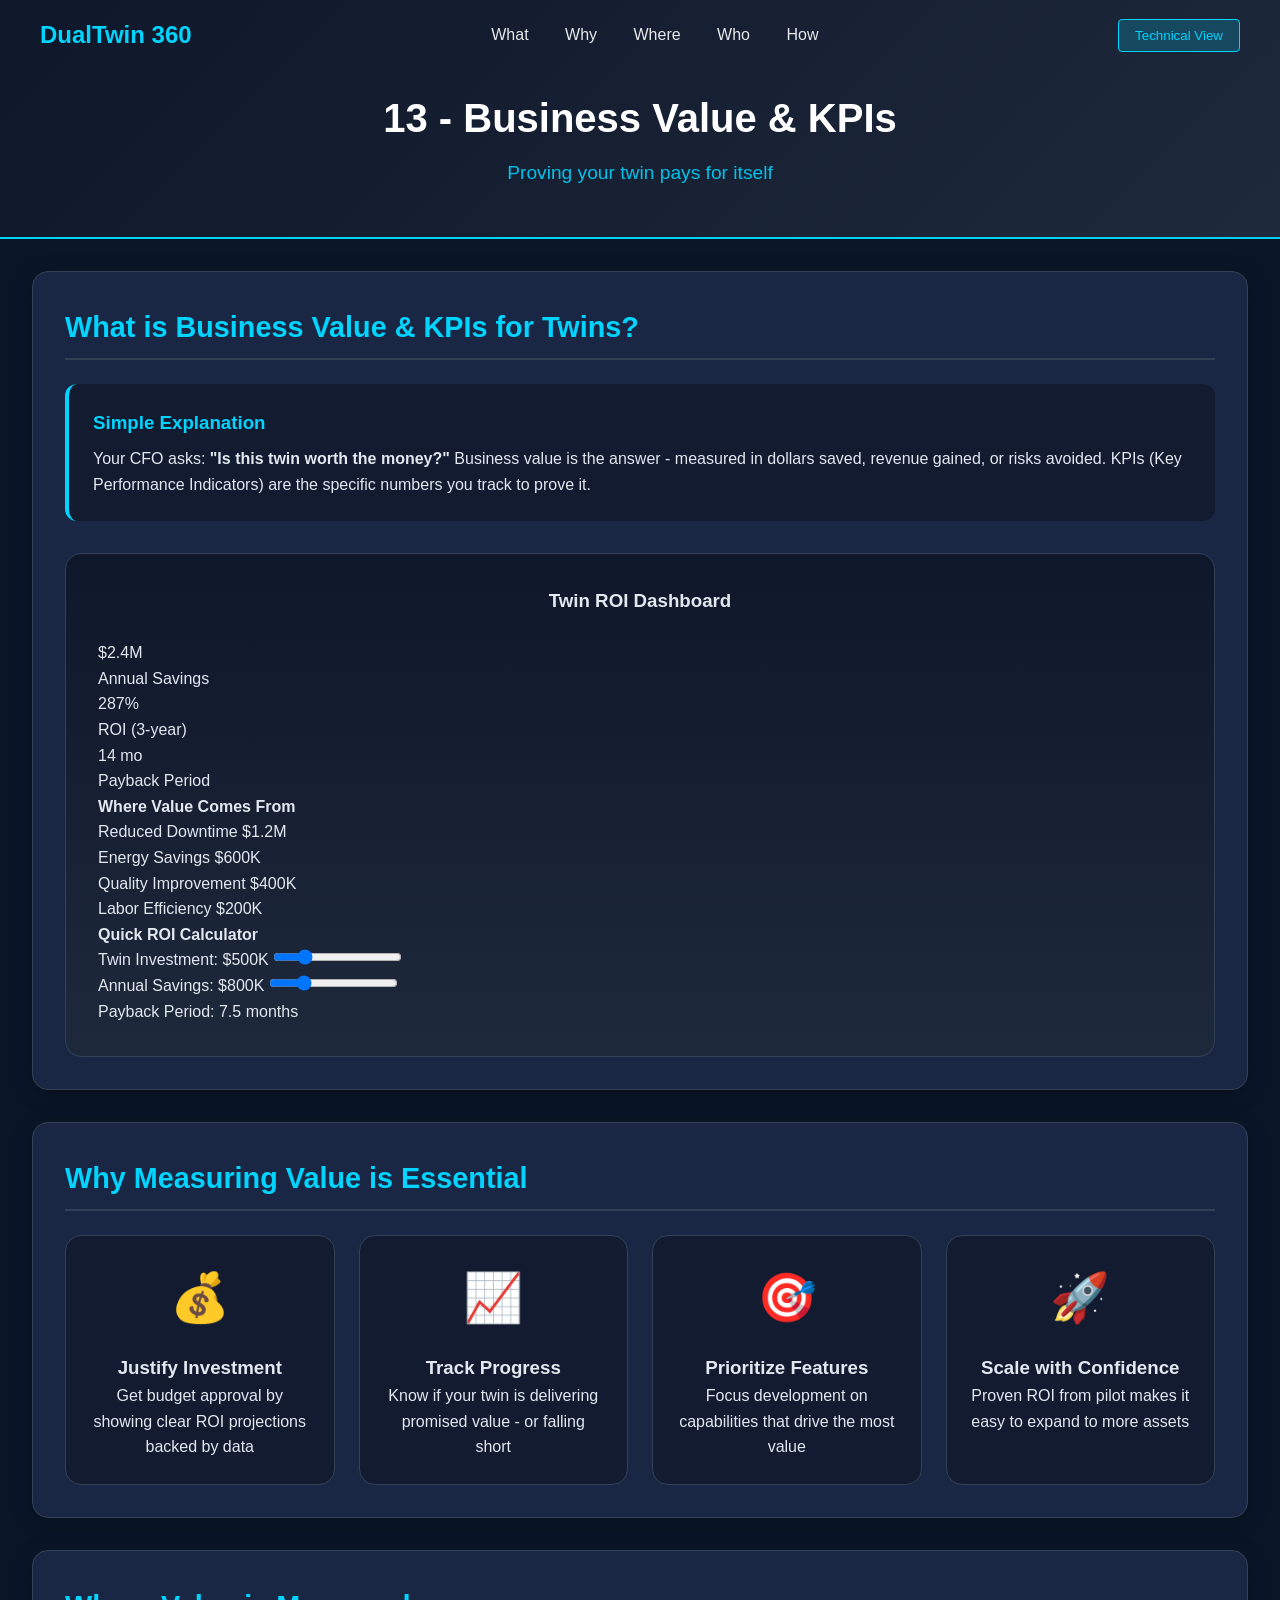
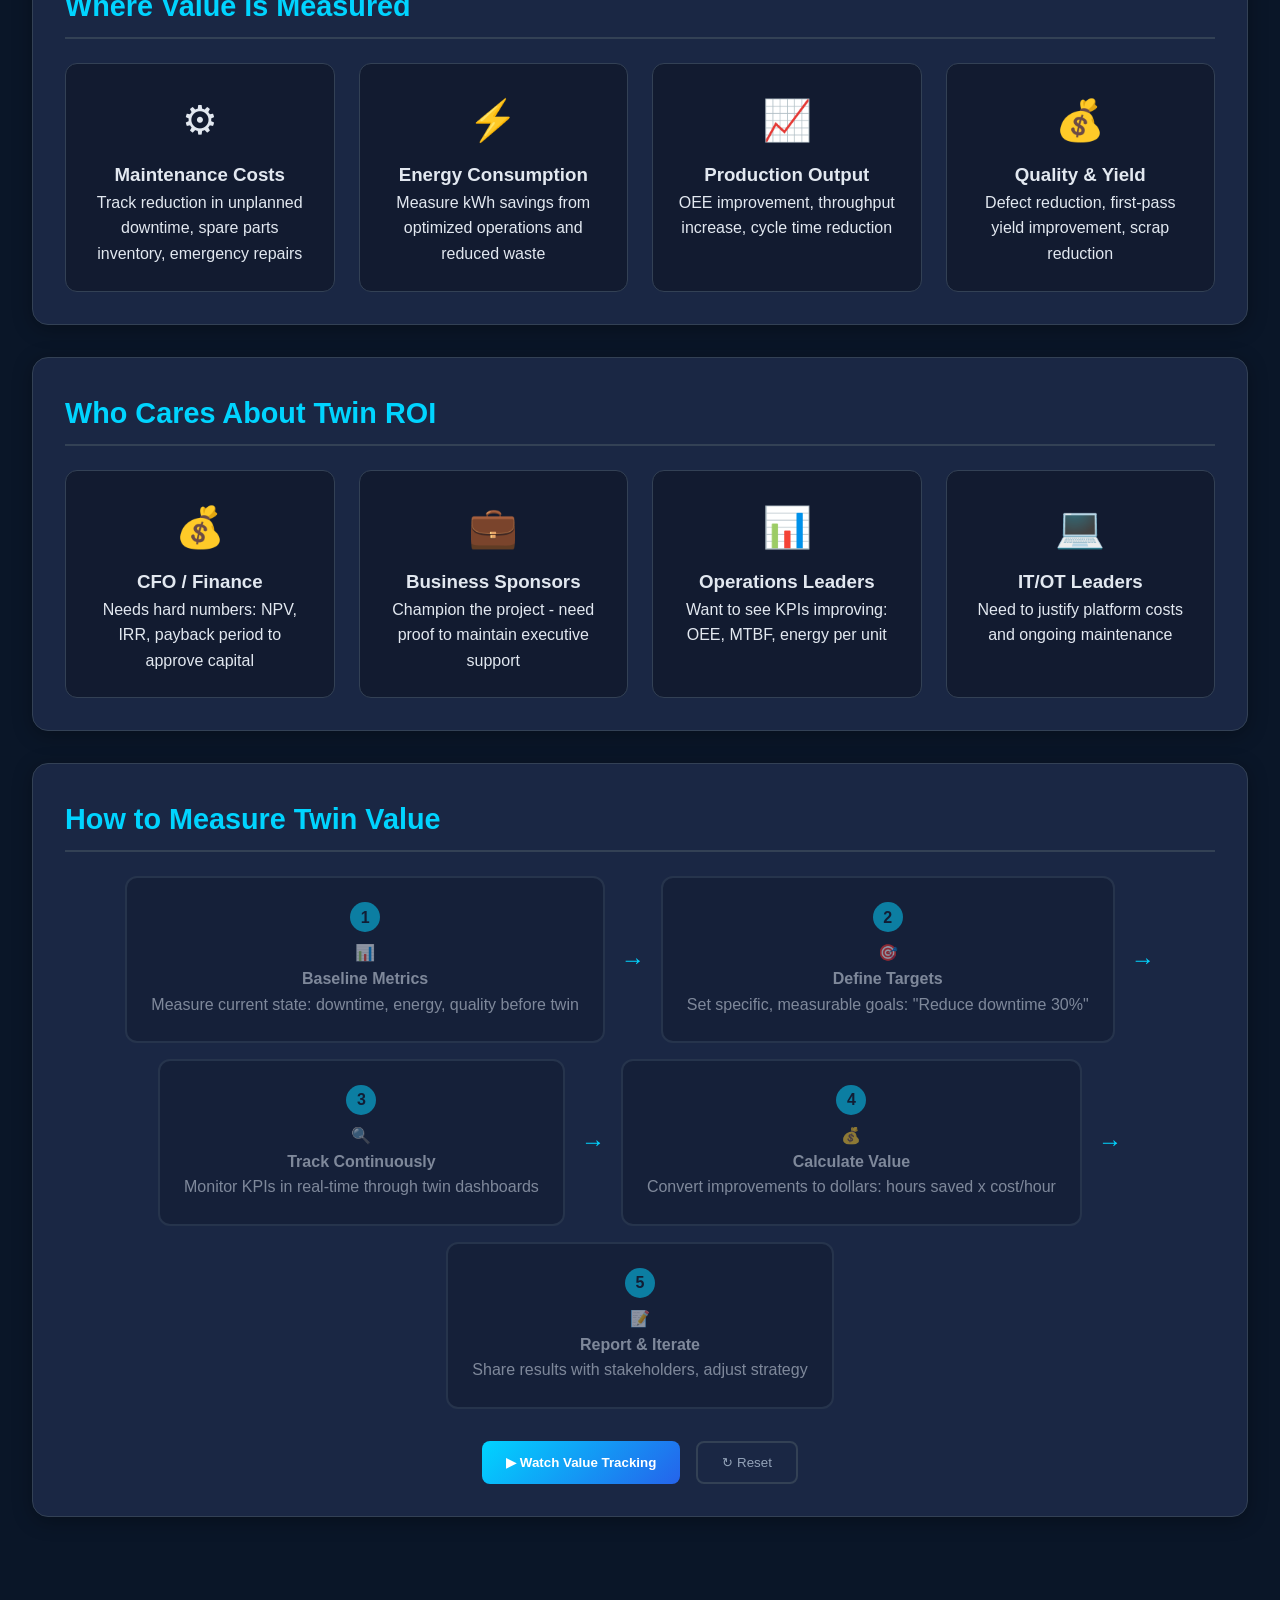
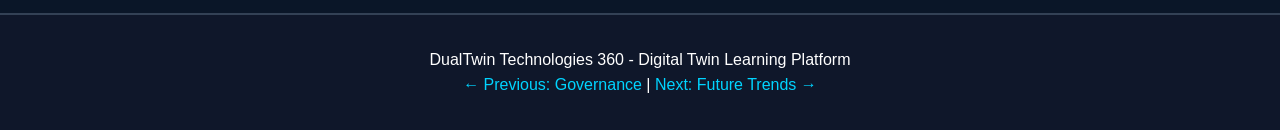
<file: concepts/13_business_value_and_kpis_for_twins/html_demo/index.html>
<!DOCTYPE html>
<html lang="en">
<head>
    <meta charset="UTF-8">
    <meta name="viewport" content="width=device-width, initial-scale=1.0">
    <title>Business Value and KPIs - DualTwin 360</title>
    <link rel="stylesheet" href="styles.css">
</head>
<body>
    <header>
        <nav>
            <div class="logo">DualTwin 360</div>
            <div class="nav-links">
                <a href="#what">What</a>
                <a href="#why">Why</a>
                <a href="#where">Where</a>
                <a href="#who">Who</a>
                <a href="#how">How</a>
            </div>
            <button id="viewToggle" class="view-toggle">Technical View</button>
        </nav>
        <h1>13 - Business Value & KPIs</h1>
        <p class="subtitle">Proving your twin pays for itself</p>
    </header>

    <main>
        <!-- WHAT Section -->
        <section id="what" class="section">
            <h2>What is Business Value & KPIs for Twins?</h2>
            <div class="explanation-box">
                <div class="non-technical">
                    <h3>Simple Explanation</h3>
                    <p>Your CFO asks: <strong>"Is this twin worth the money?"</strong> Business value is the answer - measured in dollars saved, revenue gained, or risks avoided. KPIs (Key Performance Indicators) are the specific numbers you track to prove it.</p>
                </div>
                <div class="technical hidden">
                    <h3>Technical Definition</h3>
                    <p>Quantitative and qualitative metrics for measuring digital twin ROI, including Total Cost of Ownership (TCO), Net Present Value (NPV), payback period, OEE improvement, MTBF/MTTR changes, energy savings, and quality yield improvements. Requires baseline measurement and attribution methodology.</p>
                </div>
            </div>
            
            <!-- ROI Dashboard Demo -->
            <div class="animation-container">
                <h3>Twin ROI Dashboard</h3>
                <div class="roi-demo">
                    <!-- Value Gauges -->
                    <div class="value-gauges">
                        <div class="gauge">
                            <div class="gauge-value">$2.4M</div>
                            <div class="gauge-label">Annual Savings</div>
                            <div class="gauge-bar">
                                <div class="gauge-fill" style="width: 80%"></div>
                            </div>
                        </div>
                        <div class="gauge">
                            <div class="gauge-value">287%</div>
                            <div class="gauge-label">ROI (3-year)</div>
                            <div class="gauge-bar">
                                <div class="gauge-fill" style="width: 95%"></div>
                            </div>
                        </div>
                        <div class="gauge">
                            <div class="gauge-value">14 mo</div>
                            <div class="gauge-label">Payback Period</div>
                            <div class="gauge-bar">
                                <div class="gauge-fill" style="width: 60%"></div>
                            </div>
                        </div>
                    </div>
                    
                    <!-- Value Breakdown -->
                    <div class="value-breakdown">
                        <h4>Where Value Comes From</h4>
                        <div class="value-item">
                            <span class="value-category">Reduced Downtime</span>
                            <span class="value-amount">$1.2M</span>
                            <div class="value-bar" style="width: 50%"></div>
                        </div>
                        <div class="value-item">
                            <span class="value-category">Energy Savings</span>
                            <span class="value-amount">$600K</span>
                            <div class="value-bar" style="width: 25%"></div>
                        </div>
                        <div class="value-item">
                            <span class="value-category">Quality Improvement</span>
                            <span class="value-amount">$400K</span>
                            <div class="value-bar" style="width: 17%"></div>
                        </div>
                        <div class="value-item">
                            <span class="value-category">Labor Efficiency</span>
                            <span class="value-amount">$200K</span>
                            <div class="value-bar" style="width: 8%"></div>
                        </div>
                    </div>
                </div>
                
                <!-- ROI Calculator -->
                <div class="roi-calculator">
                    <h4>Quick ROI Calculator</h4>
                    <div class="calc-inputs">
                        <div class="calc-input">
                            <label>Twin Investment: $<span id="investmentValue">500</span>K</label>
                            <input type="range" id="investmentSlider" min="100" max="2000" value="500">
                        </div>
                        <div class="calc-input">
                            <label>Annual Savings: $<span id="savingsValue">800</span>K</label>
                            <input type="range" id="savingsSlider" min="100" max="3000" value="800">
                        </div>
                    </div>
                    <div class="calc-result">
                        <span class="result-label">Payback Period:</span>
                        <span class="result-value" id="paybackResult">7.5 months</span>
                    </div>
                </div>
            </div>
        </section>

        <!-- WHY Section - Specific to Business Value -->
        <section id="why" class="section">
            <h2>Why Measuring Value is Essential</h2>
            <div class="benefits-grid">
                <div class="benefit-card">
                    <div class="benefit-icon">&#128176;</div>
                    <h3>Justify Investment</h3>
                    <p>Get budget approval by showing clear ROI projections backed by data</p>
                </div>
                <div class="benefit-card">
                    <div class="benefit-icon">&#128200;</div>
                    <h3>Track Progress</h3>
                    <p>Know if your twin is delivering promised value - or falling short</p>
                </div>
                <div class="benefit-card">
                    <div class="benefit-icon">&#127919;</div>
                    <h3>Prioritize Features</h3>
                    <p>Focus development on capabilities that drive the most value</p>
                </div>
                <div class="benefit-card">
                    <div class="benefit-icon">&#128640;</div>
                    <h3>Scale with Confidence</h3>
                    <p>Proven ROI from pilot makes it easy to expand to more assets</p>
                </div>
            </div>
        </section>

        <!-- WHERE Section - Specific to Business Value -->
        <section id="where" class="section">
            <h2>Where Value is Measured</h2>
            <div class="card-grid">
                <div class="card-item">
                    <span class="card-icon">&#9881;</span>
                    <h3>Maintenance Costs</h3>
                    <p>Track reduction in unplanned downtime, spare parts inventory, emergency repairs</p>
                </div>
                <div class="card-item">
                    <span class="card-icon">&#9889;</span>
                    <h3>Energy Consumption</h3>
                    <p>Measure kWh savings from optimized operations and reduced waste</p>
                </div>
                <div class="card-item">
                    <span class="card-icon">&#128200;</span>
                    <h3>Production Output</h3>
                    <p>OEE improvement, throughput increase, cycle time reduction</p>
                </div>
                <div class="card-item">
                    <span class="card-icon">&#128176;</span>
                    <h3>Quality & Yield</h3>
                    <p>Defect reduction, first-pass yield improvement, scrap reduction</p>
                </div>
            </div>
        </section>

        <!-- WHO Section - Specific to Business Value -->
        <section id="who" class="section">
            <h2>Who Cares About Twin ROI</h2>
            <div class="card-grid">
                <div class="card-item">
                    <span class="card-icon">&#128176;</span>
                    <h3>CFO / Finance</h3>
                    <p>Needs hard numbers: NPV, IRR, payback period to approve capital</p>
                </div>
                <div class="card-item">
                    <span class="card-icon">&#128188;</span>
                    <h3>Business Sponsors</h3>
                    <p>Champion the project - need proof to maintain executive support</p>
                </div>
                <div class="card-item">
                    <span class="card-icon">&#128202;</span>
                    <h3>Operations Leaders</h3>
                    <p>Want to see KPIs improving: OEE, MTBF, energy per unit</p>
                </div>
                <div class="card-item">
                    <span class="card-icon">&#128187;</span>
                    <h3>IT/OT Leaders</h3>
                    <p>Need to justify platform costs and ongoing maintenance</p>
                </div>
            </div>
        </section>

        <!-- HOW Section - Specific to Business Value -->
        <section id="how" class="section">
            <h2>How to Measure Twin Value</h2>
            <div class="process-flow">
                <div class="flow-step">
                    <div class="step-number">1</div>
                    <span class="step-icon">&#128202;</span>
                    <h4>Baseline Metrics</h4>
                    <p>Measure current state: downtime, energy, quality before twin</p>
                </div>
                <span class="flow-arrow">&#8594;</span>
                <div class="flow-step">
                    <div class="step-number">2</div>
                    <span class="step-icon">&#127919;</span>
                    <h4>Define Targets</h4>
                    <p>Set specific, measurable goals: "Reduce downtime 30%"</p>
                </div>
                <span class="flow-arrow">&#8594;</span>
                <div class="flow-step">
                    <div class="step-number">3</div>
                    <span class="step-icon">&#128269;</span>
                    <h4>Track Continuously</h4>
                    <p>Monitor KPIs in real-time through twin dashboards</p>
                </div>
                <span class="flow-arrow">&#8594;</span>
                <div class="flow-step">
                    <div class="step-number">4</div>
                    <span class="step-icon">&#128176;</span>
                    <h4>Calculate Value</h4>
                    <p>Convert improvements to dollars: hours saved x cost/hour</p>
                </div>
                <span class="flow-arrow">&#8594;</span>
                <div class="flow-step">
                    <div class="step-number">5</div>
                    <span class="step-icon">&#128221;</span>
                    <h4>Report & Iterate</h4>
                    <p>Share results with stakeholders, adjust strategy</p>
                </div>
            </div>
            <div class="demo-controls">
                <button id="runDemo" class="run-btn">&#9654; Watch Value Tracking</button>
                <button id="resetDemo" class="reset-btn">&#8635; Reset</button>
            </div>
        </section>
    </main>

    <footer>
        <p>DualTwin Technologies 360 - Digital Twin Learning Platform</p>
        <p><a href="../12_governance_compliance_and_standards/html_demo/index.html">&larr; Previous: Governance</a> | 
           <a href="../14_future_trends/html_demo/index.html">Next: Future Trends &rarr;</a></p>
    </footer>

    <script src="script.js"></script>
</body>
</html>
</file>
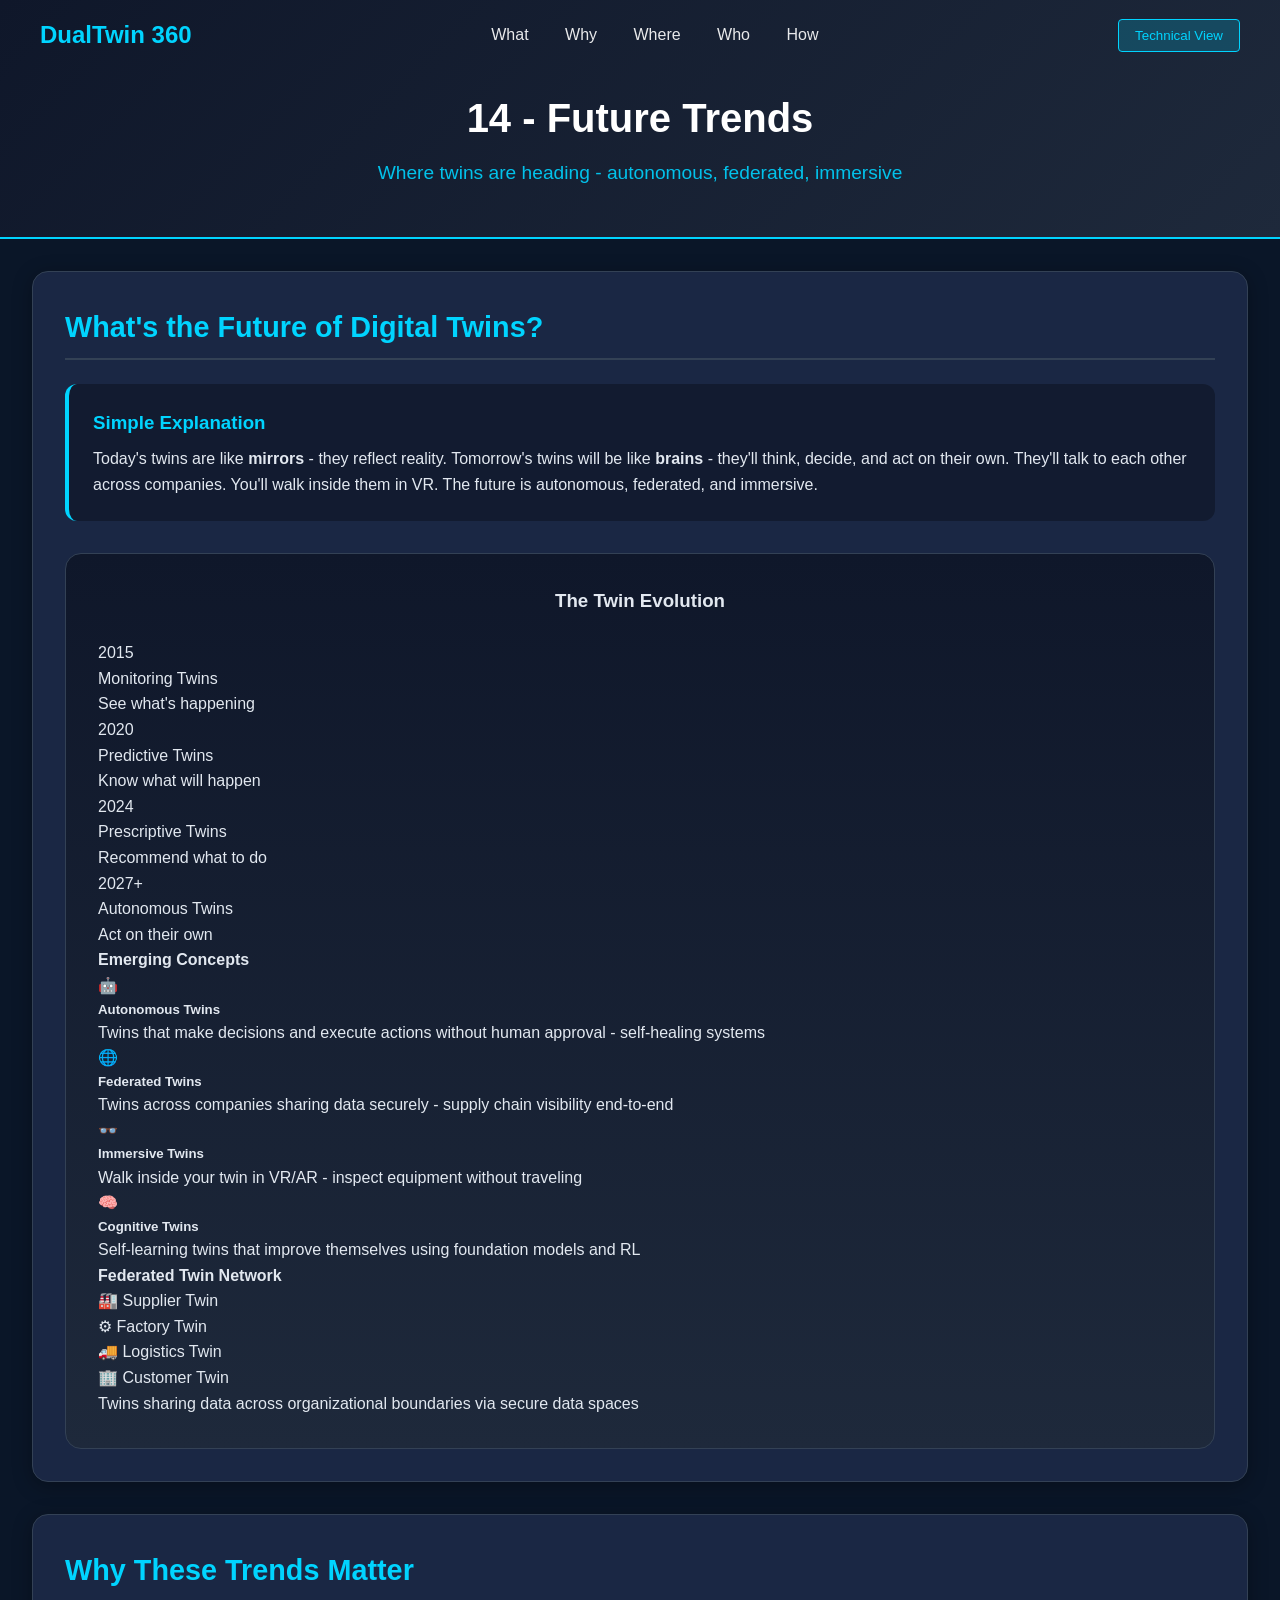
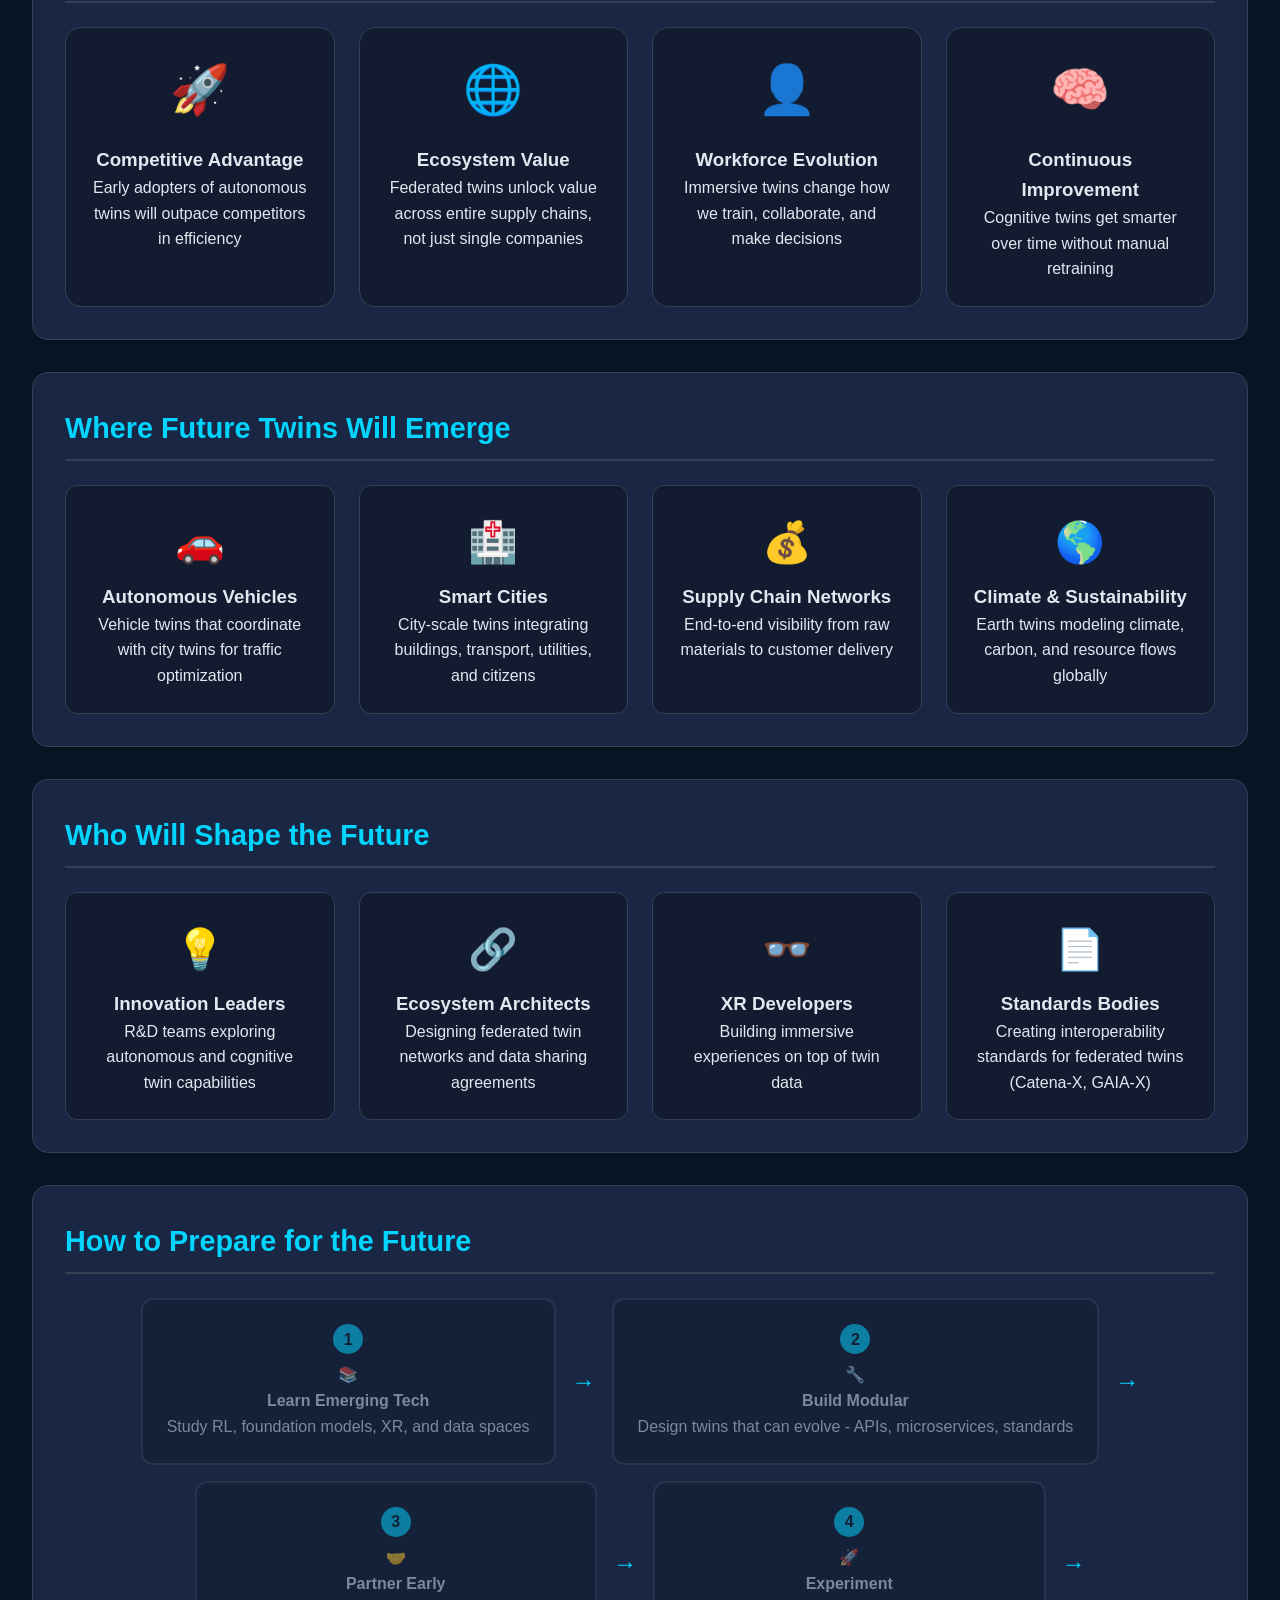
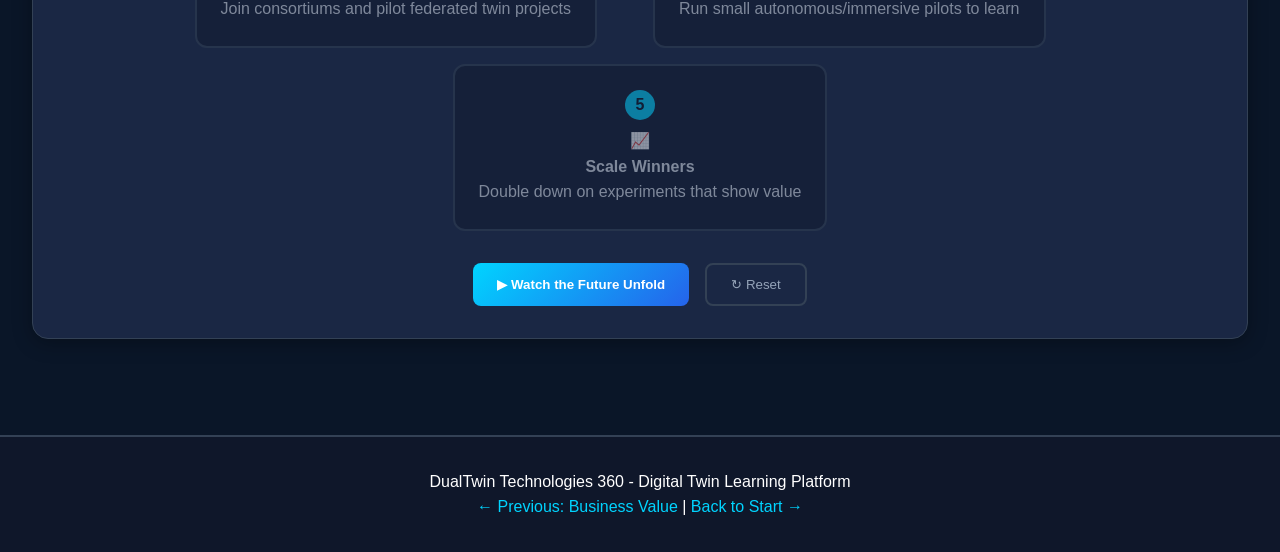
<file: concepts/14_future_trends/html_demo/index.html>
<!DOCTYPE html>
<html lang="en">
<head>
    <meta charset="UTF-8">
    <meta name="viewport" content="width=device-width, initial-scale=1.0">
    <title>Future Trends - DualTwin 360</title>
    <link rel="stylesheet" href="styles.css">
</head>
<body>
    <header>
        <nav>
            <div class="logo">DualTwin 360</div>
            <div class="nav-links">
                <a href="#what">What</a>
                <a href="#why">Why</a>
                <a href="#where">Where</a>
                <a href="#who">Who</a>
                <a href="#how">How</a>
            </div>
            <button id="viewToggle" class="view-toggle">Technical View</button>
        </nav>
        <h1>14 - Future Trends</h1>
        <p class="subtitle">Where twins are heading - autonomous, federated, immersive</p>
    </header>

    <main>
        <!-- WHAT Section -->
        <section id="what" class="section">
            <h2>What's the Future of Digital Twins?</h2>
            <div class="explanation-box">
                <div class="non-technical">
                    <h3>Simple Explanation</h3>
                    <p>Today's twins are like <strong>mirrors</strong> - they reflect reality. Tomorrow's twins will be like <strong>brains</strong> - they'll think, decide, and act on their own. They'll talk to each other across companies. You'll walk inside them in VR. The future is autonomous, federated, and immersive.</p>
                </div>
                <div class="technical hidden">
                    <h3>Technical Definition</h3>
                    <p>Emerging paradigms including autonomous twins (closed-loop control without human intervention), federated twin networks (cross-organizational twin collaboration via APIs and data spaces), immersive twins (XR/metaverse integration), and cognitive twins (self-learning, self-optimizing systems using reinforcement learning and foundation models).</p>
                </div>
            </div>
            
            <!-- Future Vision Demo -->
            <div class="animation-container">
                <h3>The Twin Evolution</h3>
                <div class="evolution-demo">
                    <!-- Timeline -->
                    <div class="evolution-timeline">
                        <div class="era past">
                            <div class="era-year">2015</div>
                            <div class="era-name">Monitoring Twins</div>
                            <div class="era-desc">See what's happening</div>
                        </div>
                        <div class="era past">
                            <div class="era-year">2020</div>
                            <div class="era-name">Predictive Twins</div>
                            <div class="era-desc">Know what will happen</div>
                        </div>
                        <div class="era current">
                            <div class="era-year">2024</div>
                            <div class="era-name">Prescriptive Twins</div>
                            <div class="era-desc">Recommend what to do</div>
                        </div>
                        <div class="era future">
                            <div class="era-year">2027+</div>
                            <div class="era-name">Autonomous Twins</div>
                            <div class="era-desc">Act on their own</div>
                        </div>
                    </div>
                </div>
                
                <!-- Future Concepts -->
                <div class="future-concepts">
                    <h4>Emerging Concepts</h4>
                    <div class="concept-cards">
                        <div class="future-card">
                            <span class="future-icon">&#129302;</span>
                            <h5>Autonomous Twins</h5>
                            <p>Twins that make decisions and execute actions without human approval - self-healing systems</p>
                        </div>
                        <div class="future-card">
                            <span class="future-icon">&#127760;</span>
                            <h5>Federated Twins</h5>
                            <p>Twins across companies sharing data securely - supply chain visibility end-to-end</p>
                        </div>
                        <div class="future-card">
                            <span class="future-icon">&#128083;</span>
                            <h5>Immersive Twins</h5>
                            <p>Walk inside your twin in VR/AR - inspect equipment without traveling</p>
                        </div>
                        <div class="future-card">
                            <span class="future-icon">&#129504;</span>
                            <h5>Cognitive Twins</h5>
                            <p>Self-learning twins that improve themselves using foundation models and RL</p>
                        </div>
                    </div>
                </div>
                
                <!-- Twin Network Visualization -->
                <div class="network-demo">
                    <h4>Federated Twin Network</h4>
                    <div class="twin-network">
                        <div class="network-node supplier">
                            <span class="node-icon">&#127981;</span>
                            <span class="node-label">Supplier Twin</span>
                        </div>
                        <div class="network-link"></div>
                        <div class="network-node manufacturer">
                            <span class="node-icon">&#9881;</span>
                            <span class="node-label">Factory Twin</span>
                        </div>
                        <div class="network-link"></div>
                        <div class="network-node logistics">
                            <span class="node-icon">&#128666;</span>
                            <span class="node-label">Logistics Twin</span>
                        </div>
                        <div class="network-link"></div>
                        <div class="network-node customer">
                            <span class="node-icon">&#127970;</span>
                            <span class="node-label">Customer Twin</span>
                        </div>
                    </div>
                    <p class="network-note">Twins sharing data across organizational boundaries via secure data spaces</p>
                </div>
            </div>
        </section>

        <!-- WHY Section - Specific to Future Trends -->
        <section id="why" class="section">
            <h2>Why These Trends Matter</h2>
            <div class="benefits-grid">
                <div class="benefit-card">
                    <div class="benefit-icon">&#128640;</div>
                    <h3>Competitive Advantage</h3>
                    <p>Early adopters of autonomous twins will outpace competitors in efficiency</p>
                </div>
                <div class="benefit-card">
                    <div class="benefit-icon">&#127760;</div>
                    <h3>Ecosystem Value</h3>
                    <p>Federated twins unlock value across entire supply chains, not just single companies</p>
                </div>
                <div class="benefit-card">
                    <div class="benefit-icon">&#128100;</div>
                    <h3>Workforce Evolution</h3>
                    <p>Immersive twins change how we train, collaborate, and make decisions</p>
                </div>
                <div class="benefit-card">
                    <div class="benefit-icon">&#129504;</div>
                    <h3>Continuous Improvement</h3>
                    <p>Cognitive twins get smarter over time without manual retraining</p>
                </div>
            </div>
        </section>

        <!-- WHERE Section - Specific to Future Trends -->
        <section id="where" class="section">
            <h2>Where Future Twins Will Emerge</h2>
            <div class="card-grid">
                <div class="card-item">
                    <span class="card-icon">&#128663;</span>
                    <h3>Autonomous Vehicles</h3>
                    <p>Vehicle twins that coordinate with city twins for traffic optimization</p>
                </div>
                <div class="card-item">
                    <span class="card-icon">&#127973;</span>
                    <h3>Smart Cities</h3>
                    <p>City-scale twins integrating buildings, transport, utilities, and citizens</p>
                </div>
                <div class="card-item">
                    <span class="card-icon">&#128176;</span>
                    <h3>Supply Chain Networks</h3>
                    <p>End-to-end visibility from raw materials to customer delivery</p>
                </div>
                <div class="card-item">
                    <span class="card-icon">&#127758;</span>
                    <h3>Climate & Sustainability</h3>
                    <p>Earth twins modeling climate, carbon, and resource flows globally</p>
                </div>
            </div>
        </section>

        <!-- WHO Section - Specific to Future Trends -->
        <section id="who" class="section">
            <h2>Who Will Shape the Future</h2>
            <div class="card-grid">
                <div class="card-item">
                    <span class="card-icon">&#128161;</span>
                    <h3>Innovation Leaders</h3>
                    <p>R&D teams exploring autonomous and cognitive twin capabilities</p>
                </div>
                <div class="card-item">
                    <span class="card-icon">&#128279;</span>
                    <h3>Ecosystem Architects</h3>
                    <p>Designing federated twin networks and data sharing agreements</p>
                </div>
                <div class="card-item">
                    <span class="card-icon">&#128083;</span>
                    <h3>XR Developers</h3>
                    <p>Building immersive experiences on top of twin data</p>
                </div>
                <div class="card-item">
                    <span class="card-icon">&#128196;</span>
                    <h3>Standards Bodies</h3>
                    <p>Creating interoperability standards for federated twins (Catena-X, GAIA-X)</p>
                </div>
            </div>
        </section>

        <!-- HOW Section - Specific to Future Trends -->
        <section id="how" class="section">
            <h2>How to Prepare for the Future</h2>
            <div class="process-flow">
                <div class="flow-step">
                    <div class="step-number">1</div>
                    <span class="step-icon">&#128218;</span>
                    <h4>Learn Emerging Tech</h4>
                    <p>Study RL, foundation models, XR, and data spaces</p>
                </div>
                <span class="flow-arrow">&#8594;</span>
                <div class="flow-step">
                    <div class="step-number">2</div>
                    <span class="step-icon">&#128295;</span>
                    <h4>Build Modular</h4>
                    <p>Design twins that can evolve - APIs, microservices, standards</p>
                </div>
                <span class="flow-arrow">&#8594;</span>
                <div class="flow-step">
                    <div class="step-number">3</div>
                    <span class="step-icon">&#129309;</span>
                    <h4>Partner Early</h4>
                    <p>Join consortiums and pilot federated twin projects</p>
                </div>
                <span class="flow-arrow">&#8594;</span>
                <div class="flow-step">
                    <div class="step-number">4</div>
                    <span class="step-icon">&#128640;</span>
                    <h4>Experiment</h4>
                    <p>Run small autonomous/immersive pilots to learn</p>
                </div>
                <span class="flow-arrow">&#8594;</span>
                <div class="flow-step">
                    <div class="step-number">5</div>
                    <span class="step-icon">&#128200;</span>
                    <h4>Scale Winners</h4>
                    <p>Double down on experiments that show value</p>
                </div>
            </div>
            <div class="demo-controls">
                <button id="runDemo" class="run-btn">&#9654; Watch the Future Unfold</button>
                <button id="resetDemo" class="reset-btn">&#8635; Reset</button>
            </div>
        </section>
    </main>

    <footer>
        <p>DualTwin Technologies 360 - Digital Twin Learning Platform</p>
        <p><a href="../13_business_value_and_kpis_for_twins/html_demo/index.html">&larr; Previous: Business Value</a> | 
           <a href="../01_digital_twin_fundamentals/html_demo/index.html">Back to Start &rarr;</a></p>
    </footer>

    <script src="script.js"></script>
</body>
</html>
</file>
<file: concepts/01_digital_twin_fundamentals/html_demo/styles.css>
:root {
    --primary-color: #2563eb;
    --secondary-color: #1e40af;
    --accent-color: #3b82f6;
    --background-color: #0a1628;
    --card-background: #1a2744;
    --text-color: #e2e8f0;
    --text-light: #94a3b8;
    --border-color: #334155;
    --success-color: #10b981;
    --warning-color: #f59e0b;
    --danger-color: #ef4444;
    --glow-color: #00d4ff;
    --physical-color: #22c55e;
    --digital-color: #3b82f6;
}

* {
    margin: 0;
    padding: 0;
    box-sizing: border-box;
}

body {
    font-family: -apple-system, BlinkMacSystemFont, 'Segoe UI', Roboto, Oxygen, Ubuntu, sans-serif;
    background-color: var(--background-color);
    color: var(--text-color);
    line-height: 1.6;
}

header {
    background: linear-gradient(135deg, #0f172a, #1e293b);
    color: white;
    padding: 1rem 2rem 3rem;
    text-align: center;
    border-bottom: 2px solid var(--glow-color);
}

nav {
    display: flex;
    justify-content: space-between;
    align-items: center;
    max-width: 1200px;
    margin: 0 auto 2rem;
}

.logo {
    font-size: 1.5rem;
    font-weight: bold;
    color: var(--glow-color);
}

.nav-links a {
    color: white;
    text-decoration: none;
    margin: 0 1rem;
    opacity: 0.9;
    transition: all 0.3s;
}

.nav-links a:hover {
    opacity: 1;
    color: var(--glow-color);
}

.view-toggle {
    background: rgba(0,212,255,0.2);
    border: 1px solid var(--glow-color);
    color: var(--glow-color);
    padding: 0.5rem 1rem;
    border-radius: 4px;
    cursor: pointer;
    transition: all 0.3s;
}

.view-toggle:hover {
    background: var(--glow-color);
    color: #0a1628;
}

h1 {
    font-size: 2.5rem;
    margin-bottom: 0.5rem;
}

.subtitle {
    opacity: 0.9;
    font-size: 1.2rem;
    color: var(--glow-color);
}

main {
    max-width: 1400px;
    margin: 0 auto;
    padding: 2rem;
}

.section {
    background: var(--card-background);
    border-radius: 16px;
    padding: 2rem;
    margin-bottom: 2rem;
    box-shadow: 0 4px 20px rgba(0,0,0,0.3);
    border: 1px solid var(--border-color);
}

.section h2 {
    color: var(--glow-color);
    margin-bottom: 1.5rem;
    padding-bottom: 0.5rem;
    border-bottom: 2px solid var(--border-color);
    font-size: 1.8rem;
}

.hidden {
    display: none;
}

/* ===== WHAT SECTION - Factory Machine Animation ===== */
.content-wrapper {
    display: flex;
    flex-direction: column;
    gap: 2rem;
}

.explanation-box {
    background: rgba(0,0,0,0.3);
    padding: 1.5rem;
    border-radius: 12px;
    border-left: 4px solid var(--glow-color);
}

.explanation-box h3 {
    color: var(--glow-color);
    margin-bottom: 0.5rem;
}

.animation-container {
    background: linear-gradient(180deg, #0f172a 0%, #1e293b 100%);
    border-radius: 16px;
    padding: 2rem;
    border: 1px solid var(--border-color);
}

.animation-container h3 {
    text-align: center;
    color: var(--text-color);
    margin-bottom: 1.5rem;
}

.factory-scene {
    display: flex;
    justify-content: space-between;
    align-items: center;
    gap: 1rem;
    padding: 2rem;
    min-height: 350px;
}

.world-side {
    flex: 1;
    display: flex;
    flex-direction: column;
    align-items: center;
    padding: 1.5rem;
    border-radius: 12px;
    position: relative;
}

.physical-world {
    background: linear-gradient(135deg, rgba(34,197,94,0.1), rgba(34,197,94,0.05));
    border: 2px solid var(--physical-color);
}

.digital-world {
    background: linear-gradient(135deg, rgba(59,130,246,0.1), rgba(59,130,246,0.05));
    border: 2px solid var(--digital-color);
}

.world-label {
    position: absolute;
    top: -12px;
    background: var(--card-background);
    padding: 0 1rem;
    font-weight: bold;
    font-size: 0.9rem;
    letter-spacing: 1px;
}

.physical-world .world-label { color: var(--physical-color); }
.digital-world .world-label { color: var(--digital-color); }

.machine-container {
    position: relative;
}

.factory-machine {
    width: 160px;
    height: 200px;
    position: relative;
}

.machine-body {
    width: 140px;
    height: 160px;
    background: linear-gradient(180deg, #374151 0%, #1f2937 100%);
    border-radius: 12px 12px 0 0;
    position: relative;
    border: 3px solid #4b5563;
    margin: 0 auto;
}

.machine-screen {
    width: 80px;
    height: 40px;
    background: #000;
    border-radius: 4px;
    margin: 15px auto 10px;
    display: flex;
    align-items: center;
    justify-content: center;
    border: 2px solid #374151;
}

.temp-display {
    font-family: 'Courier New', monospace;
    font-size: 1.2rem;
    font-weight: bold;
    color: #00ff88;
    text-shadow: 0 0 10px #00ff88;
}

.temp-display.warning { color: #fbbf24; text-shadow: 0 0 10px #fbbf24; }
.temp-display.danger { color: #ef4444; text-shadow: 0 0 10px #ef4444; }

.machine-motor {
    width: 60px;
    height: 60px;
    background: radial-gradient(circle, #6b7280 0%, #374151 100%);
    border-radius: 50%;
    margin: 10px auto;
    position: relative;
    border: 3px solid #9ca3af;
    animation: motorSpin 2s linear infinite;
}

.motor-blade {
    position: absolute;
    width: 4px;
    height: 25px;
    background: #d1d5db;
    left: 50%;
    top: 50%;
    transform-origin: center bottom;
    border-radius: 2px;
}

.motor-blade:nth-child(1) { transform: translate(-50%, -100%) rotate(0deg); }
.motor-blade:nth-child(2) { transform: translate(-50%, -100%) rotate(120deg); }
.motor-blade:nth-child(3) { transform: translate(-50%, -100%) rotate(240deg); }

@keyframes motorSpin {
    from { transform: rotate(0deg); }
    to { transform: rotate(360deg); }
}

.machine-gauge {
    width: 40px;
    height: 20px;
    background: #1f2937;
    border-radius: 20px 20px 0 0;
    margin: 5px auto 0;
    position: relative;
    overflow: hidden;
    border: 2px solid #4b5563;
}

.gauge-needle {
    width: 2px;
    height: 15px;
    background: #ef4444;
    position: absolute;
    bottom: 0;
    left: 50%;
    transform-origin: bottom center;
    transform: translateX(-50%) rotate(-45deg);
    transition: transform 0.5s ease;
}

.machine-base {
    width: 160px;
    height: 20px;
    background: linear-gradient(180deg, #4b5563 0%, #374151 100%);
    border-radius: 0 0 8px 8px;
}

.steam-container {
    position: absolute;
    top: -30px;
    left: 50%;
    transform: translateX(-50%);
    display: flex;
    gap: 5px;
}

.steam {
    width: 15px;
    height: 15px;
    background: rgba(255,255,255,0.6);
    border-radius: 50%;
    animation: steamRise 2s ease-out infinite;
    opacity: 0;
}

.steam:nth-child(2) { animation-delay: 0.5s; }
.steam:nth-child(3) { animation-delay: 1s; }

@keyframes steamRise {
    0% { transform: translateY(0) scale(0.5); opacity: 0; }
    20% { opacity: 0.8; }
    100% { transform: translateY(-40px) scale(1.5); opacity: 0; }
}

.sensor-dots {
    display: flex;
    justify-content: center;
    gap: 10px;
    margin-top: 10px;
}

.sensor-dot {
    width: 12px;
    height: 12px;
    background: var(--success-color);
    border-radius: 50%;
    animation: sensorPulse 1.5s ease-in-out infinite;
}

.sensor-dot:nth-child(2) { animation-delay: 0.3s; }
.sensor-dot:nth-child(3) { animation-delay: 0.6s; }

@keyframes sensorPulse {
    0%, 100% { transform: scale(1); box-shadow: 0 0 0 0 rgba(16,185,129,0.7); }
    50% { transform: scale(1.2); box-shadow: 0 0 0 8px rgba(16,185,129,0); }
}

/* Digital Twin Glow Effect */
.digital .machine-body {
    box-shadow: 0 0 20px rgba(59,130,246,0.3), inset 0 0 20px rgba(59,130,246,0.1);
}

.digital-glow {
    position: absolute;
    top: 0;
    left: 0;
    right: 0;
    bottom: 0;
    border-radius: 12px;
    pointer-events: none;
    animation: digitalPulse 2s ease-in-out infinite;
}

@keyframes digitalPulse {
    0%, 100% { box-shadow: 0 0 20px rgba(0,212,255,0.2); }
    50% { box-shadow: 0 0 40px rgba(0,212,255,0.4); }
}

.twin-status {
    display: flex;
    align-items: center;
    gap: 8px;
    margin-top: 15px;
    font-size: 0.9rem;
    color: var(--success-color);
}

.status-dot {
    width: 10px;
    height: 10px;
    background: var(--success-color);
    border-radius: 50%;
    animation: statusBlink 1s ease-in-out infinite;
}

@keyframes statusBlink {
    0%, 100% { opacity: 1; }
    50% { opacity: 0.5; }
}

/* Data Stream Animation */
.data-stream {
    width: 120px;
    display: flex;
    flex-direction: column;
    align-items: center;
    position: relative;
    height: 200px;
}

.data-stream::before {
    content: '';
    position: absolute;
    top: 0;
    bottom: 0;
    width: 4px;
    background: linear-gradient(180deg, var(--physical-color), var(--digital-color));
    border-radius: 2px;
    opacity: 0.3;
}

.data-packet {
    width: 20px;
    height: 20px;
    background: var(--glow-color);
    border-radius: 4px;
    position: absolute;
    animation: packetFlow 2s linear infinite;
    box-shadow: 0 0 15px var(--glow-color);
}

.data-packet::before {
    content: '01';
    font-size: 8px;
    color: #000;
    font-weight: bold;
    display: flex;
    align-items: center;
    justify-content: center;
    width: 100%;
    height: 100%;
}

#packet1 { animation-delay: 0s; }
#packet2 { animation-delay: 0.7s; }
#packet3 { animation-delay: 1.4s; }

@keyframes packetFlow {
    0% { top: 0; opacity: 0; transform: scale(0.5); }
    10% { opacity: 1; transform: scale(1); }
    90% { opacity: 1; transform: scale(1); }
    100% { top: calc(100% - 20px); opacity: 0; transform: scale(0.5); }
}

.stream-label {
    position: absolute;
    bottom: -25px;
    font-size: 0.8rem;
    color: var(--text-light);
    white-space: nowrap;
}

/* Control Panel */
.control-panel {
    background: rgba(0,0,0,0.4);
    border-radius: 12px;
    padding: 1.5rem;
    margin-top: 1.5rem;
    border: 1px solid var(--border-color);
}

.control-panel h4 {
    color: var(--glow-color);
    margin-bottom: 1rem;
    text-align: center;
}

.controls {
    display: flex;
    flex-wrap: wrap;
    gap: 1.5rem;
    justify-content: center;
    align-items: center;
}

.control-group {
    display: flex;
    flex-direction: column;
    align-items: center;
    gap: 0.5rem;
}

.control-group label {
    font-size: 0.9rem;
    color: var(--text-light);
}

.control-group input[type="range"] {
    width: 150px;
    height: 8px;
    -webkit-appearance: none;
    background: var(--border-color);
    border-radius: 4px;
    outline: none;
}

.control-group input[type="range"]::-webkit-slider-thumb {
    -webkit-appearance: none;
    width: 20px;
    height: 20px;
    background: var(--glow-color);
    border-radius: 50%;
    cursor: pointer;
    box-shadow: 0 0 10px var(--glow-color);
}

.control-group span {
    font-family: 'Courier New', monospace;
    color: var(--glow-color);
    font-weight: bold;
}

.alert-btn {
    background: linear-gradient(135deg, var(--danger-color), #dc2626);
    color: white;
    border: none;
    padding: 0.75rem 1.5rem;
    border-radius: 8px;
    cursor: pointer;
    font-weight: bold;
    transition: all 0.3s;
}

.alert-btn:hover {
    transform: scale(1.05);
    box-shadow: 0 0 20px rgba(239,68,68,0.5);
}

/* ===== WHY SECTION - Benefits Animation ===== */
.benefits-showcase {
    display: grid;
    grid-template-columns: repeat(auto-fit, minmax(280px, 1fr));
    gap: 1.5rem;
}

.benefit-demo {
    background: rgba(0,0,0,0.3);
    border-radius: 16px;
    padding: 1.5rem;
    text-align: center;
    border: 1px solid var(--border-color);
    transition: all 0.3s;
}

.benefit-demo:hover {
    transform: translateY(-5px);
    border-color: var(--glow-color);
    box-shadow: 0 10px 30px rgba(0,212,255,0.2);
}

.benefit-animation {
    height: 120px;
    display: flex;
    flex-direction: column;
    align-items: center;
    justify-content: center;
    margin-bottom: 1rem;
}

/* Eye Animation for Visibility */
.eye-icon {
    position: relative;
}

.eye {
    width: 60px;
    height: 35px;
    background: white;
    border-radius: 50%;
    position: relative;
    animation: eyeBlink 4s ease-in-out infinite;
}

.pupil {
    width: 20px;
    height: 20px;
    background: #1e293b;
    border-radius: 50%;
    position: absolute;
    top: 50%;
    left: 50%;
    transform: translate(-50%, -50%);
    animation: pupilMove 3s ease-in-out infinite;
}

.pupil::after {
    content: '';
    width: 6px;
    height: 6px;
    background: white;
    border-radius: 50%;
    position: absolute;
    top: 3px;
    right: 3px;
}

@keyframes eyeBlink {
    0%, 45%, 55%, 100% { transform: scaleY(1); }
    50% { transform: scaleY(0.1); }
}

@keyframes pupilMove {
    0%, 100% { transform: translate(-50%, -50%); }
    25% { transform: translate(-30%, -50%); }
    75% { transform: translate(-70%, -50%); }
}

.visibility-rays {
    display: flex;
    gap: 8px;
    margin-top: 10px;
}

.ray {
    width: 4px;
    height: 20px;
    background: var(--glow-color);
    border-radius: 2px;
    animation: rayPulse 1s ease-in-out infinite;
}

.ray:nth-child(2) { animation-delay: 0.2s; height: 30px; }
.ray:nth-child(3) { animation-delay: 0.4s; }

@keyframes rayPulse {
    0%, 100% { opacity: 0.3; transform: scaleY(1); }
    50% { opacity: 1; transform: scaleY(1.2); }
}

/* Crystal Ball for Prediction */
.crystal-ball {
    width: 70px;
    height: 70px;
    background: radial-gradient(circle at 30% 30%, rgba(255,255,255,0.3), transparent 50%),
                radial-gradient(circle, #4f46e5, #1e1b4b);
    border-radius: 50%;
    position: relative;
    box-shadow: 0 0 30px rgba(79,70,229,0.5);
}

.ball-glow {
    position: absolute;
    inset: -10px;
    border-radius: 50%;
    background: radial-gradient(circle, rgba(79,70,229,0.3), transparent 70%);
    animation: ballGlow 2s ease-in-out infinite;
}

@keyframes ballGlow {
    0%, 100% { transform: scale(1); opacity: 0.5; }
    50% { transform: scale(1.2); opacity: 1; }
}

.future-icon {
    position: absolute;
    top: 50%;
    left: 50%;
    transform: translate(-50%, -50%);
    font-size: 1.5rem;
    color: #fbbf24;
    animation: futureFlash 1s ease-in-out infinite;
}

@keyframes futureFlash {
    0%, 100% { opacity: 0.5; }
    50% { opacity: 1; }
}

.prediction-timeline {
    display: flex;
    align-items: center;
    gap: 5px;
    margin-top: 15px;
    font-size: 0.8rem;
    color: var(--text-light);
}

.timeline-dots {
    display: flex;
    gap: 5px;
}

.timeline-dots .dot {
    width: 6px;
    height: 6px;
    background: var(--glow-color);
    border-radius: 50%;
    animation: dotFlow 1.5s ease-in-out infinite;
}

.timeline-dots .dot:nth-child(2) { animation-delay: 0.3s; }
.timeline-dots .dot:nth-child(3) { animation-delay: 0.6s; }

@keyframes dotFlow {
    0%, 100% { opacity: 0.3; transform: scale(1); }
    50% { opacity: 1; transform: scale(1.5); }
}

/* Piggy Bank for Savings */
.piggy-bank {
    width: 80px;
    height: 60px;
    background: #f472b6;
    border-radius: 30px 30px 20px 20px;
    position: relative;
}

.piggy-bank::before {
    content: '';
    width: 25px;
    height: 20px;
    background: #f472b6;
    border-radius: 50%;
    position: absolute;
    left: -15px;
    top: 10px;
}

.piggy-bank::after {
    content: '';
    width: 8px;
    height: 8px;
    background: #1e293b;
    border-radius: 50%;
    position: absolute;
    left: -8px;
    top: 15px;
}

.coin-slot {
    width: 20px;
    height: 4px;
    background: #1e293b;
    position: absolute;
    top: 5px;
    left: 50%;
    transform: translateX(-50%);
    border-radius: 2px;
}

.falling-coin {
    position: absolute;
    top: -30px;
    left: 50%;
    transform: translateX(-50%);
    font-size: 1.5rem;
    color: #fbbf24;
    animation: coinDrop 2s ease-in infinite;
}

@keyframes coinDrop {
    0% { top: -30px; opacity: 1; }
    50% { top: 5px; opacity: 1; }
    51% { opacity: 0; }
    100% { top: -30px; opacity: 0; }
}

.savings-meter {
    display: flex;
    align-items: center;
    gap: 10px;
    margin-top: 15px;
}

.meter-fill {
    width: 60px;
    height: 10px;
    background: var(--border-color);
    border-radius: 5px;
    position: relative;
    overflow: hidden;
}

.meter-fill::after {
    content: '';
    position: absolute;
    left: 0;
    top: 0;
    height: 100%;
    width: 70%;
    background: linear-gradient(90deg, var(--success-color), #34d399);
    border-radius: 5px;
    animation: meterGrow 2s ease-out infinite;
}

@keyframes meterGrow {
    0% { width: 0; }
    100% { width: 70%; }
}

.savings-meter span {
    font-size: 0.8rem;
    color: var(--success-color);
    font-weight: bold;
}

/* Test Tube for Simulation */
.test-tube {
    width: 30px;
    height: 80px;
    background: rgba(255,255,255,0.1);
    border: 3px solid rgba(255,255,255,0.3);
    border-radius: 0 0 15px 15px;
    position: relative;
    overflow: hidden;
}

.test-tube::before {
    content: '';
    width: 40px;
    height: 10px;
    background: rgba(255,255,255,0.3);
    position: absolute;
    top: -5px;
    left: -8px;
    border-radius: 3px;
}

.liquid {
    position: absolute;
    bottom: 0;
    left: 0;
    right: 0;
    height: 50%;
    background: linear-gradient(180deg, #22d3ee, #0891b2);
    animation: liquidBubble 2s ease-in-out infinite;
}

@keyframes liquidBubble {
    0%, 100% { height: 50%; }
    50% { height: 60%; }
}

.bubble {
    width: 8px;
    height: 8px;
    background: rgba(255,255,255,0.6);
    border-radius: 50%;
    position: absolute;
    animation: bubbleRise 2s ease-out infinite;
}

.bubble:nth-child(2) {
    left: 15px;
    animation-delay: 0.5s;
}

@keyframes bubbleRise {
    0% { bottom: 10px; opacity: 1; }
    100% { bottom: 70px; opacity: 0; }
}

.safe-badge {
    background: var(--success-color);
    color: white;
    padding: 0.25rem 0.75rem;
    border-radius: 4px;
    font-size: 0.75rem;
    font-weight: bold;
    margin-top: 10px;
    animation: badgePulse 2s ease-in-out infinite;
}

@keyframes badgePulse {
    0%, 100% { transform: scale(1); }
    50% { transform: scale(1.1); }
}

.benefit-demo h3 {
    color: var(--text-color);
    margin-bottom: 0.5rem;
}

.benefit-demo p {
    color: var(--text-light);
    font-size: 0.9rem;
}

/* ===== WHERE SECTION - Industry Cards ===== */
.industry-showcase {
    display: grid;
    grid-template-columns: repeat(auto-fit, minmax(250px, 1fr));
    gap: 1.5rem;
}

.industry-card {
    background: rgba(0,0,0,0.3);
    border-radius: 16px;
    padding: 1.5rem;
    text-align: center;
    border: 1px solid var(--border-color);
    transition: all 0.3s;
    cursor: pointer;
}

.industry-card:hover {
    transform: translateY(-5px);
    border-color: var(--glow-color);
}

.industry-animation {
    height: 120px;
    display: flex;
    align-items: center;
    justify-content: center;
    margin-bottom: 1rem;
}

/* Factory Animation */
.factory-anim {
    position: relative;
    width: 120px;
    height: 100px;
}

.conveyor-belt {
    position: absolute;
    bottom: 0;
    width: 100%;
    height: 20px;
    background: #374151;
    border-radius: 4px;
}

.belt-line {
    position: absolute;
    top: 50%;
    width: 100%;
    height: 4px;
    background: repeating-linear-gradient(90deg, #6b7280 0px, #6b7280 10px, #374151 10px, #374151 20px);
    animation: beltMove 1s linear infinite;
}

@keyframes beltMove {
    from { background-position: 0 0; }
    to { background-position: 20px 0; }
}

.product-box {
    width: 20px;
    height: 20px;
    background: #fbbf24;
    position: absolute;
    bottom: 20px;
    border-radius: 3px;
    animation: productMove 3s linear infinite;
}

.product-box:nth-child(2) { animation-delay: 1s; }
.product-box:nth-child(3) { animation-delay: 2s; }

@keyframes productMove {
    0% { left: -20px; }
    100% { left: 120px; }
}

.robot-arm {
    position: absolute;
    top: 10px;
    right: 20px;
    width: 8px;
    height: 50px;
    background: #9ca3af;
    transform-origin: top center;
    animation: armSwing 2s ease-in-out infinite;
}

.arm-segment {
    width: 30px;
    height: 6px;
    background: #9ca3af;
    position: absolute;
    bottom: 0;
    left: 0;
    transform-origin: left center;
}

.arm-claw {
    width: 15px;
    height: 15px;
    border: 3px solid #9ca3af;
    border-top: none;
    position: absolute;
    bottom: -15px;
    left: 25px;
}

@keyframes armSwing {
    0%, 100% { transform: rotate(-20deg); }
    50% { transform: rotate(20deg); }
}

/* Wind Turbine Animation */
.wind-turbine {
    position: relative;
    width: 80px;
    height: 100px;
}

.turbine-pole {
    width: 8px;
    height: 80px;
    background: linear-gradient(180deg, #d1d5db, #9ca3af);
    position: absolute;
    bottom: 0;
    left: 50%;
    transform: translateX(-50%);
}

.turbine-head {
    width: 20px;
    height: 20px;
    background: #e5e7eb;
    border-radius: 50%;
    position: absolute;
    top: 0;
    left: 50%;
    transform: translateX(-50%);
}

.blade-container {
    position: absolute;
    top: 50%;
    left: 50%;
    transform: translate(-50%, -50%);
    animation: bladesSpin 3s linear infinite;
}

.blade {
    width: 6px;
    height: 35px;
    background: linear-gradient(180deg, #f3f4f6, #d1d5db);
    position: absolute;
    left: 50%;
    top: 50%;
    transform-origin: center top;
    border-radius: 3px;
}

.blade:nth-child(1) { transform: translateX(-50%) rotate(0deg); }
.blade:nth-child(2) { transform: translateX(-50%) rotate(120deg); }
.blade:nth-child(3) { transform: translateX(-50%) rotate(240deg); }

@keyframes bladesSpin {
    from { transform: translate(-50%, -50%) rotate(0deg); }
    to { transform: translate(-50%, -50%) rotate(360deg); }
}

/* Smart Building Animation */
.smart-building {
    position: relative;
}

.building-structure {
    width: 80px;
    background: linear-gradient(180deg, #374151, #1f2937);
    border-radius: 4px 4px 0 0;
    padding: 10px 5px;
}

.floor {
    display: flex;
    gap: 5px;
    margin-bottom: 5px;
}

.window {
    width: 30px;
    height: 20px;
    background: #1e293b;
    border-radius: 2px;
    transition: background 0.5s;
}

.window.on {
    background: #fbbf24;
    box-shadow: 0 0 10px rgba(251,191,36,0.5);
}

.temp-indicator {
    position: absolute;
    top: -20px;
    right: -30px;
    background: var(--success-color);
    color: white;
    padding: 2px 8px;
    border-radius: 4px;
    font-size: 0.75rem;
    font-weight: bold;
}

/* Heartbeat Monitor Animation */
.heartbeat-monitor {
    position: relative;
    width: 100px;
    height: 60px;
}

.ecg-line {
    width: 100%;
    height: 100%;
}

.ecg-line path {
    stroke-dasharray: 200;
    stroke-dashoffset: 200;
    animation: ecgDraw 2s linear infinite;
}

@keyframes ecgDraw {
    to { stroke-dashoffset: 0; }
}

.heart-pulse {
    position: absolute;
    right: -20px;
    top: 50%;
    transform: translateY(-50%);
    font-size: 1.5rem;
    color: #ef4444;
    animation: heartBeat 1s ease-in-out infinite;
}

@keyframes heartBeat {
    0%, 100% { transform: translateY(-50%) scale(1); }
    50% { transform: translateY(-50%) scale(1.3); }
}

.industry-card h3 {
    color: var(--text-color);
    margin-bottom: 0.5rem;
}

.industry-card p {
    color: var(--text-light);
    font-size: 0.85rem;
}

/* ===== WHO SECTION - Role Cards ===== */
.roles-showcase {
    display: grid;
    grid-template-columns: repeat(auto-fit, minmax(220px, 1fr));
    gap: 1.5rem;
}

.role-card {
    background: rgba(0,0,0,0.3);
    border-radius: 16px;
    padding: 1.5rem;
    text-align: center;
    border: 1px solid var(--border-color);
    transition: all 0.3s;
    position: relative;
}

.role-card:hover, .role-card.active {
    border-color: var(--glow-color);
    transform: translateY(-5px);
}

.role-avatar {
    position: relative;
    margin-bottom: 1rem;
}

.avatar-icon {
    font-size: 3rem;
    display: block;
    margin-bottom: 0.5rem;
}

.role-bubble {
    position: absolute;
    top: -10px;
    right: 20px;
    background: var(--card-background);
    border: 2px solid var(--glow-color);
    border-radius: 8px;
    padding: 0.5rem;
    min-width: 60px;
    animation: bubbleFloat 2s ease-in-out infinite;
}

@keyframes bubbleFloat {
    0%, 100% { transform: translateY(0); }
    50% { transform: translateY(-5px); }
}

.alert-icon {
    color: var(--danger-color);
    font-weight: bold;
    font-size: 1.2rem;
    animation: alertFlash 0.5s ease-in-out infinite;
}

@keyframes alertFlash {
    0%, 100% { opacity: 1; }
    50% { opacity: 0.5; }
}

.mini-chart {
    display: flex;
    align-items: flex-end;
    gap: 3px;
    height: 30px;
}

.mini-chart .bar {
    width: 8px;
    background: var(--glow-color);
    border-radius: 2px;
    animation: barGrow 1.5s ease-in-out infinite;
}

.mini-chart .bar:nth-child(2) { animation-delay: 0.2s; }
.mini-chart .bar:nth-child(3) { animation-delay: 0.4s; }

@keyframes barGrow {
    0%, 100% { transform: scaleY(1); }
    50% { transform: scaleY(0.6); }
}

.trend-arrow {
    font-size: 1.5rem;
    color: var(--success-color);
    animation: arrowBounce 1s ease-in-out infinite;
}

@keyframes arrowBounce {
    0%, 100% { transform: translate(0, 0); }
    50% { transform: translate(3px, -3px); }
}

.kpi-display {
    font-family: 'Courier New', monospace;
    font-size: 1.2rem;
    font-weight: bold;
    color: var(--success-color);
}

.role-card h3 {
    color: var(--text-color);
    margin-bottom: 0.5rem;
}

.role-card p {
    color: var(--text-light);
    font-size: 0.85rem;
}

/* ===== HOW SECTION - Process Flow ===== */
.process-flow {
    display: flex;
    flex-wrap: wrap;
    justify-content: center;
    align-items: flex-start;
    gap: 0.5rem;
}

.flow-step {
    background: rgba(0,0,0,0.3);
    border-radius: 16px;
    padding: 1.5rem;
    text-align: center;
    border: 2px solid var(--border-color);
    width: 180px;
    transition: all 0.5s;
    opacity: 0.5;
}

.flow-step.active {
    opacity: 1;
    border-color: var(--glow-color);
    box-shadow: 0 0 30px rgba(0,212,255,0.3);
}

.step-icon {
    height: 80px;
    display: flex;
    align-items: center;
    justify-content: center;
    margin-bottom: 1rem;
}

.step-content {
    position: relative;
}

.step-number {
    width: 30px;
    height: 30px;
    background: var(--glow-color);
    color: #0a1628;
    border-radius: 50%;
    display: flex;
    align-items: center;
    justify-content: center;
    font-weight: bold;
    margin: 0 auto 0.5rem;
}

.flow-step h4 {
    color: var(--text-color);
    margin-bottom: 0.5rem;
    font-size: 0.95rem;
}

.flow-step p {
    color: var(--text-light);
    font-size: 0.8rem;
}

/* Sensor Animation */
.sensor-anim {
    position: relative;
    width: 40px;
    height: 60px;
}

.sensor-body {
    width: 40px;
    height: 40px;
    background: linear-gradient(135deg, #6b7280, #374151);
    border-radius: 8px;
    position: absolute;
    bottom: 0;
}

.signal-wave {
    position: absolute;
    top: 0;
    left: 50%;
    transform: translateX(-50%);
    width: 20px;
    height: 20px;
    border: 2px solid var(--glow-color);
    border-radius: 50%;
    animation: signalExpand 1.5s ease-out infinite;
}

.signal-wave:nth-child(2) {
    animation-delay: 0.5s;
}

@keyframes signalExpand {
    0% { width: 10px; height: 10px; opacity: 1; }
    100% { width: 40px; height: 40px; opacity: 0; }
}

/* Data Stream Animation */
.data-stream-anim {
    display: flex;
    flex-direction: column;
    gap: 5px;
}

.data-bit {
    font-family: 'Courier New', monospace;
    font-size: 0.9rem;
    color: var(--glow-color);
    background: rgba(0,212,255,0.1);
    padding: 2px 8px;
    border-radius: 4px;
    animation: bitFlash 1s ease-in-out infinite;
}

.data-bit:nth-child(2) { animation-delay: 0.2s; }
.data-bit:nth-child(3) { animation-delay: 0.4s; }

@keyframes bitFlash {
    0%, 100% { opacity: 0.5; }
    50% { opacity: 1; }
}

/* Twin Sync Animation */
.twin-sync-anim {
    position: relative;
    width: 60px;
    height: 60px;
}

.sync-ring {
    position: absolute;
    inset: 0;
    border: 3px solid var(--glow-color);
    border-radius: 50%;
    animation: syncRotate 2s linear infinite;
    border-top-color: transparent;
}

.sync-core {
    position: absolute;
    top: 50%;
    left: 50%;
    transform: translate(-50%, -50%);
    width: 30px;
    height: 30px;
    background: radial-gradient(circle, var(--glow-color), var(--primary-color));
    border-radius: 50%;
    animation: corePulse 1s ease-in-out infinite;
}

@keyframes syncRotate {
    from { transform: rotate(0deg); }
    to { transform: rotate(360deg); }
}

@keyframes corePulse {
    0%, 100% { transform: translate(-50%, -50%) scale(1); }
    50% { transform: translate(-50%, -50%) scale(0.8); }
}

/* AI Brain Animation */
.ai-brain-anim {
    position: relative;
    width: 60px;
    height: 60px;
}

.brain-outline {
    width: 60px;
    height: 50px;
    border: 3px solid var(--glow-color);
    border-radius: 50% 50% 40% 40%;
    position: relative;
}

.neuron {
    position: absolute;
    width: 8px;
    height: 8px;
    background: var(--glow-color);
    border-radius: 50%;
    animation: neuronFire 1.5s ease-in-out infinite;
}

.neuron:nth-child(2) { top: 15px; left: 15px; animation-delay: 0.3s; }
.neuron:nth-child(3) { top: 20px; right: 15px; animation-delay: 0.6s; }
.neuron:nth-child(4) { bottom: 15px; left: 25px; animation-delay: 0.9s; }

@keyframes neuronFire {
    0%, 100% { opacity: 0.3; transform: scale(1); }
    50% { opacity: 1; transform: scale(1.5); box-shadow: 0 0 10px var(--glow-color); }
}

/* Action Animation */
.action-anim {
    position: relative;
    width: 60px;
    height: 60px;
}

.action-circle {
    width: 60px;
    height: 60px;
    border: 3px solid var(--success-color);
    border-radius: 50%;
    animation: actionPulse 1s ease-in-out infinite;
}

.checkmark {
    position: absolute;
    top: 50%;
    left: 50%;
    transform: translate(-50%, -50%);
    font-size: 2rem;
    color: var(--success-color);
}

@keyframes actionPulse {
    0%, 100% { transform: scale(1); opacity: 1; }
    50% { transform: scale(1.1); opacity: 0.8; }
}

/* Flow Arrows */
.flow-arrow {
    display: flex;
    align-items: center;
    width: 40px;
    height: 80px;
    position: relative;
}

.flow-arrow::before {
    content: '';
    position: absolute;
    top: 50%;
    left: 0;
    right: 0;
    height: 4px;
    background: var(--border-color);
    transform: translateY(-50%);
}

.flow-arrow::after {
    content: '';
    position: absolute;
    right: 0;
    top: 50%;
    transform: translateY(-50%);
    border: 8px solid transparent;
    border-left-color: var(--border-color);
}

.arrow-particle {
    width: 8px;
    height: 8px;
    background: var(--glow-color);
    border-radius: 50%;
    position: absolute;
    top: 50%;
    transform: translateY(-50%);
    animation: particleFlow 1.5s linear infinite;
    opacity: 0;
}

.arrow-particle:nth-child(2) { animation-delay: 0.5s; }
.arrow-particle:nth-child(3) { animation-delay: 1s; }

@keyframes particleFlow {
    0% { left: 0; opacity: 0; }
    20% { opacity: 1; }
    80% { opacity: 1; }
    100% { left: 100%; opacity: 0; }
}

/* Demo Controls */
.demo-controls {
    display: flex;
    justify-content: center;
    gap: 1rem;
    margin-top: 2rem;
}

.run-btn {
    background: linear-gradient(135deg, var(--glow-color), var(--primary-color));
    color: white;
    border: none;
    padding: 1rem 2rem;
    border-radius: 8px;
    font-size: 1rem;
    font-weight: bold;
    cursor: pointer;
    transition: all 0.3s;
}

.run-btn:hover {
    transform: scale(1.05);
    box-shadow: 0 0 30px rgba(0,212,255,0.5);
}

.reset-btn {
    background: transparent;
    color: var(--text-light);
    border: 2px solid var(--border-color);
    padding: 1rem 2rem;
    border-radius: 8px;
    font-size: 1rem;
    cursor: pointer;
    transition: all 0.3s;
}

.reset-btn:hover {
    border-color: var(--text-light);
    color: var(--text-color);
}

/* Footer */
footer {
    background: #0f172a;
    color: white;
    text-align: center;
    padding: 2rem;
    margin-top: 2rem;
    border-top: 2px solid var(--border-color);
}

footer a {
    color: var(--glow-color);
    text-decoration: none;
    transition: opacity 0.3s;
}

footer a:hover {
    opacity: 0.8;
}

/* Responsive */
@media (max-width: 900px) {
    .factory-scene {
        flex-direction: column;
        gap: 2rem;
    }
    
    .data-stream {
        width: 200px;
        height: 60px;
        flex-direction: row;
    }
    
    .data-stream::before {
        width: 100%;
        height: 4px;
        top: 50%;
        transform: translateY(-50%);
    }
    
    .data-packet {
        animation: packetFlowHorizontal 2s linear infinite;
    }
    
    @keyframes packetFlowHorizontal {
        0% { left: 0; opacity: 0; }
        10% { opacity: 1; }
        90% { opacity: 1; }
        100% { left: calc(100% - 20px); opacity: 0; }
    }
    
    .process-flow {
        flex-direction: column;
        align-items: center;
    }
    
    .flow-arrow {
        transform: rotate(90deg);
        width: 80px;
        height: 40px;
    }
}

@media (max-width: 768px) {
    nav {
        flex-direction: column;
        gap: 1rem;
    }
    
    .nav-links {
        display: flex;
        flex-wrap: wrap;
        justify-content: center;
    }
    
    h1 {
        font-size: 1.8rem;
    }
    
    .controls {
        flex-direction: column;
    }
}
</file>
<file: concepts/02_dual_twin_architecture/html_demo/styles.css>
:root {
    --primary-color: #2563eb;
    --secondary-color: #1e40af;
    --accent-color: #3b82f6;
    --background-color: #0a1628;
    --card-background: #1a2744;
    --text-color: #e2e8f0;
    --text-light: #94a3b8;
    --border-color: #334155;
    --success-color: #10b981;
    --warning-color: #f59e0b;
    --danger-color: #ef4444;
    --glow-color: #00d4ff;
}

* { margin: 0; padding: 0; box-sizing: border-box; }

body {
    font-family: -apple-system, BlinkMacSystemFont, 'Segoe UI', Roboto, sans-serif;
    background-color: var(--background-color);
    color: var(--text-color);
    line-height: 1.6;
}

header {
    background: linear-gradient(135deg, #0f172a, #1e293b);
    color: white;
    padding: 1rem 2rem 3rem;
    text-align: center;
    border-bottom: 2px solid var(--glow-color);
}

nav {
    display: flex;
    justify-content: space-between;
    align-items: center;
    max-width: 1200px;
    margin: 0 auto 2rem;
}

.logo { font-size: 1.5rem; font-weight: bold; color: var(--glow-color); }

.nav-links a {
    color: white;
    text-decoration: none;
    margin: 0 1rem;
    opacity: 0.9;
    transition: all 0.3s;
}

.nav-links a:hover { opacity: 1; color: var(--glow-color); }

.view-toggle {
    background: rgba(0,212,255,0.2);
    border: 1px solid var(--glow-color);
    color: var(--glow-color);
    padding: 0.5rem 1rem;
    border-radius: 4px;
    cursor: pointer;
    transition: all 0.3s;
}

.view-toggle:hover { background: var(--glow-color); color: #0a1628; }

h1 { font-size: 2.5rem; margin-bottom: 0.5rem; }
.subtitle { opacity: 0.9; font-size: 1.2rem; color: var(--glow-color); }

main { max-width: 1400px; margin: 0 auto; padding: 2rem; }

.section {
    background: var(--card-background);
    border-radius: 16px;
    padding: 2rem;
    margin-bottom: 2rem;
    box-shadow: 0 4px 20px rgba(0,0,0,0.3);
    border: 1px solid var(--border-color);
}

.section h2 {
    color: var(--glow-color);
    margin-bottom: 1.5rem;
    padding-bottom: 0.5rem;
    border-bottom: 2px solid var(--border-color);
    font-size: 1.8rem;
}

.hidden { display: none; }

.explanation-box {
    background: rgba(0,0,0,0.3);
    padding: 1.5rem;
    border-radius: 12px;
    border-left: 4px solid var(--glow-color);
    margin-bottom: 2rem;
}

.explanation-box h3 { color: var(--glow-color); margin-bottom: 0.5rem; }

.animation-container {
    background: linear-gradient(180deg, #0f172a 0%, #1e293b 100%);
    border-radius: 16px;
    padding: 2rem;
    border: 1px solid var(--border-color);
    min-height: 400px;
}

.animation-container h3 {
    text-align: center;
    color: var(--text-color);
    margin-bottom: 1.5rem;
}

.benefits-grid {
    display: grid;
    grid-template-columns: repeat(auto-fit, minmax(250px, 1fr));
    gap: 1.5rem;
}

.benefit-card {
    background: rgba(0,0,0,0.3);
    border-radius: 16px;
    padding: 1.5rem;
    text-align: center;
    border: 1px solid var(--border-color);
    transition: all 0.3s;
}

.benefit-card:hover {
    transform: translateY(-5px);
    border-color: var(--glow-color);
}

.benefit-icon {
    font-size: 3rem;
    margin-bottom: 1rem;
    display: block;
}

.card-grid {
    display: grid;
    grid-template-columns: repeat(auto-fit, minmax(200px, 1fr));
    gap: 1.5rem;
}

.card-item {
    background: rgba(0,0,0,0.3);
    border-radius: 12px;
    padding: 1.5rem;
    text-align: center;
    border: 1px solid var(--border-color);
    transition: all 0.3s;
}

.card-item:hover {
    border-color: var(--glow-color);
    transform: scale(1.02);
}

.card-icon { font-size: 2.5rem; margin-bottom: 0.5rem; display: block; }

.process-flow {
    display: flex;
    flex-wrap: wrap;
    justify-content: center;
    align-items: center;
    gap: 1rem;
}

.flow-step {
    background: rgba(0,0,0,0.3);
    border-radius: 12px;
    padding: 1.5rem;
    text-align: center;
    border: 2px solid var(--border-color);
    min-width: 150px;
    transition: all 0.5s;
    opacity: 0.5;
}

.flow-step.active {
    opacity: 1;
    border-color: var(--glow-color);
    box-shadow: 0 0 20px rgba(0,212,255,0.3);
}

.step-number {
    width: 30px;
    height: 30px;
    background: var(--glow-color);
    color: #0a1628;
    border-radius: 50%;
    display: flex;
    align-items: center;
    justify-content: center;
    font-weight: bold;
    margin: 0 auto 0.5rem;
}

.flow-arrow {
    font-size: 1.5rem;
    color: var(--glow-color);
    animation: arrowPulse 1s ease-in-out infinite;
}

@keyframes arrowPulse {
    0%, 100% { opacity: 0.5; transform: translateX(0); }
    50% { opacity: 1; transform: translateX(5px); }
}

.demo-controls {
    display: flex;
    justify-content: center;
    gap: 1rem;
    margin-top: 2rem;
}

.control-btn, .run-btn {
    background: linear-gradient(135deg, var(--glow-color), var(--primary-color));
    color: white;
    border: none;
    padding: 0.75rem 1.5rem;
    border-radius: 8px;
    font-weight: bold;
    cursor: pointer;
    transition: all 0.3s;
}

.control-btn:hover, .run-btn:hover {
    transform: scale(1.05);
    box-shadow: 0 0 20px rgba(0,212,255,0.5);
}

.reset-btn {
    background: transparent;
    color: var(--text-light);
    border: 2px solid var(--border-color);
    padding: 0.75rem 1.5rem;
    border-radius: 8px;
    cursor: pointer;
    transition: all 0.3s;
}

.reset-btn:hover { border-color: var(--text-light); }

footer {
    background: #0f172a;
    color: white;
    text-align: center;
    padding: 2rem;
    margin-top: 2rem;
    border-top: 2px solid var(--border-color);
}

footer a { color: var(--glow-color); text-decoration: none; }

@media (max-width: 768px) {
    nav { flex-direction: column; gap: 1rem; }
    h1 { font-size: 1.8rem; }
    .process-flow { flex-direction: column; }
}
</file>
<file: concepts/03_iot_and_sensor_data_streams/html_demo/styles.css>
:root {
    --primary-color: #2563eb;
    --secondary-color: #1e40af;
    --accent-color: #3b82f6;
    --background-color: #0a1628;
    --card-background: #1a2744;
    --text-color: #e2e8f0;
    --text-light: #94a3b8;
    --border-color: #334155;
    --success-color: #10b981;
    --warning-color: #f59e0b;
    --danger-color: #ef4444;
    --glow-color: #00d4ff;
}

* { margin: 0; padding: 0; box-sizing: border-box; }

body {
    font-family: -apple-system, BlinkMacSystemFont, 'Segoe UI', Roboto, sans-serif;
    background-color: var(--background-color);
    color: var(--text-color);
    line-height: 1.6;
}

header {
    background: linear-gradient(135deg, #0f172a, #1e293b);
    color: white;
    padding: 1rem 2rem 3rem;
    text-align: center;
    border-bottom: 2px solid var(--glow-color);
}

nav {
    display: flex;
    justify-content: space-between;
    align-items: center;
    max-width: 1200px;
    margin: 0 auto 2rem;
}

.logo { font-size: 1.5rem; font-weight: bold; color: var(--glow-color); }

.nav-links a {
    color: white;
    text-decoration: none;
    margin: 0 1rem;
    opacity: 0.9;
    transition: all 0.3s;
}

.nav-links a:hover { opacity: 1; color: var(--glow-color); }

.view-toggle {
    background: rgba(0,212,255,0.2);
    border: 1px solid var(--glow-color);
    color: var(--glow-color);
    padding: 0.5rem 1rem;
    border-radius: 4px;
    cursor: pointer;
    transition: all 0.3s;
}

.view-toggle:hover { background: var(--glow-color); color: #0a1628; }

h1 { font-size: 2.5rem; margin-bottom: 0.5rem; }
.subtitle { opacity: 0.9; font-size: 1.2rem; color: var(--glow-color); }

main { max-width: 1400px; margin: 0 auto; padding: 2rem; }

.section {
    background: var(--card-background);
    border-radius: 16px;
    padding: 2rem;
    margin-bottom: 2rem;
    box-shadow: 0 4px 20px rgba(0,0,0,0.3);
    border: 1px solid var(--border-color);
}

.section h2 {
    color: var(--glow-color);
    margin-bottom: 1.5rem;
    padding-bottom: 0.5rem;
    border-bottom: 2px solid var(--border-color);
    font-size: 1.8rem;
}

.hidden { display: none; }

.explanation-box {
    background: rgba(0,0,0,0.3);
    padding: 1.5rem;
    border-radius: 12px;
    border-left: 4px solid var(--glow-color);
    margin-bottom: 2rem;
}

.explanation-box h3 { color: var(--glow-color); margin-bottom: 0.5rem; }

.animation-container {
    background: linear-gradient(180deg, #0f172a 0%, #1e293b 100%);
    border-radius: 16px;
    padding: 2rem;
    border: 1px solid var(--border-color);
    min-height: 400px;
}

.animation-container h3 {
    text-align: center;
    color: var(--text-color);
    margin-bottom: 1.5rem;
}

.benefits-grid {
    display: grid;
    grid-template-columns: repeat(auto-fit, minmax(250px, 1fr));
    gap: 1.5rem;
}

.benefit-card {
    background: rgba(0,0,0,0.3);
    border-radius: 16px;
    padding: 1.5rem;
    text-align: center;
    border: 1px solid var(--border-color);
    transition: all 0.3s;
}

.benefit-card:hover {
    transform: translateY(-5px);
    border-color: var(--glow-color);
}

.benefit-icon {
    font-size: 3rem;
    margin-bottom: 1rem;
    display: block;
}

.card-grid {
    display: grid;
    grid-template-columns: repeat(auto-fit, minmax(200px, 1fr));
    gap: 1.5rem;
}

.card-item {
    background: rgba(0,0,0,0.3);
    border-radius: 12px;
    padding: 1.5rem;
    text-align: center;
    border: 1px solid var(--border-color);
    transition: all 0.3s;
}

.card-item:hover {
    border-color: var(--glow-color);
    transform: scale(1.02);
}

.card-icon { font-size: 2.5rem; margin-bottom: 0.5rem; display: block; }

.process-flow {
    display: flex;
    flex-wrap: wrap;
    justify-content: center;
    align-items: center;
    gap: 1rem;
}

.flow-step {
    background: rgba(0,0,0,0.3);
    border-radius: 12px;
    padding: 1.5rem;
    text-align: center;
    border: 2px solid var(--border-color);
    min-width: 150px;
    transition: all 0.5s;
    opacity: 0.5;
}

.flow-step.active {
    opacity: 1;
    border-color: var(--glow-color);
    box-shadow: 0 0 20px rgba(0,212,255,0.3);
}

.step-number {
    width: 30px;
    height: 30px;
    background: var(--glow-color);
    color: #0a1628;
    border-radius: 50%;
    display: flex;
    align-items: center;
    justify-content: center;
    font-weight: bold;
    margin: 0 auto 0.5rem;
}

.flow-arrow {
    font-size: 1.5rem;
    color: var(--glow-color);
    animation: arrowPulse 1s ease-in-out infinite;
}

@keyframes arrowPulse {
    0%, 100% { opacity: 0.5; transform: translateX(0); }
    50% { opacity: 1; transform: translateX(5px); }
}

.demo-controls {
    display: flex;
    justify-content: center;
    gap: 1rem;
    margin-top: 2rem;
}

.control-btn, .run-btn {
    background: linear-gradient(135deg, var(--glow-color), var(--primary-color));
    color: white;
    border: none;
    padding: 0.75rem 1.5rem;
    border-radius: 8px;
    font-weight: bold;
    cursor: pointer;
    transition: all 0.3s;
}

.control-btn:hover, .run-btn:hover {
    transform: scale(1.05);
    box-shadow: 0 0 20px rgba(0,212,255,0.5);
}

.reset-btn {
    background: transparent;
    color: var(--text-light);
    border: 2px solid var(--border-color);
    padding: 0.75rem 1.5rem;
    border-radius: 8px;
    cursor: pointer;
    transition: all 0.3s;
}

.reset-btn:hover { border-color: var(--text-light); }

footer {
    background: #0f172a;
    color: white;
    text-align: center;
    padding: 2rem;
    margin-top: 2rem;
    border-top: 2px solid var(--border-color);
}

footer a { color: var(--glow-color); text-decoration: none; }

@media (max-width: 768px) {
    nav { flex-direction: column; gap: 1rem; }
    h1 { font-size: 1.8rem; }
    .process-flow { flex-direction: column; }
}


.sensor-network {
    display: flex;
    justify-content: space-around;
    align-items: center;
    padding: 2rem;
    position: relative;
}

.sensor-node {
    width: 80px;
    height: 80px;
    background: linear-gradient(135deg, #10b981, #059669);
    border-radius: 50%;
    display: flex;
    align-items: center;
    justify-content: center;
    font-size: 2rem;
    position: relative;
    animation: sensorPulse 2s ease-in-out infinite;
}

.sensor-node::after {
    content: '';
    position: absolute;
    width: 100%;
    height: 100%;
    border: 2px solid #10b981;
    border-radius: 50%;
    animation: sensorWave 2s ease-out infinite;
}

@keyframes sensorPulse {
    0%, 100% { transform: scale(1); }
    50% { transform: scale(1.1); }
}

@keyframes sensorWave {
    0% { transform: scale(1); opacity: 1; }
    100% { transform: scale(2); opacity: 0; }
}

.stream-particle {
    width: 10px;
    height: 10px;
    background: #00d4ff;
    border-radius: 50%;
    position: absolute;
    animation: streamFlow 1s linear infinite;
    box-shadow: 0 0 10px #00d4ff;
}

@keyframes streamFlow {
    0% { top: 0; opacity: 0; }
    20% { opacity: 1; }
    80% { opacity: 1; }
    100% { top: 100%; opacity: 0; }
}
</file>
<file: concepts/04_data_models_and_semantics/html_demo/styles.css>
:root {
    --primary-color: #2563eb;
    --secondary-color: #1e40af;
    --accent-color: #3b82f6;
    --background-color: #0a1628;
    --card-background: #1a2744;
    --text-color: #e2e8f0;
    --text-light: #94a3b8;
    --border-color: #334155;
    --success-color: #10b981;
    --warning-color: #f59e0b;
    --danger-color: #ef4444;
    --glow-color: #00d4ff;
}

* { margin: 0; padding: 0; box-sizing: border-box; }

body {
    font-family: -apple-system, BlinkMacSystemFont, 'Segoe UI', Roboto, sans-serif;
    background-color: var(--background-color);
    color: var(--text-color);
    line-height: 1.6;
}

header {
    background: linear-gradient(135deg, #0f172a, #1e293b);
    color: white;
    padding: 1rem 2rem 3rem;
    text-align: center;
    border-bottom: 2px solid var(--glow-color);
}

nav {
    display: flex;
    justify-content: space-between;
    align-items: center;
    max-width: 1200px;
    margin: 0 auto 2rem;
}

.logo { font-size: 1.5rem; font-weight: bold; color: var(--glow-color); }

.nav-links a {
    color: white;
    text-decoration: none;
    margin: 0 1rem;
    opacity: 0.9;
    transition: all 0.3s;
}

.nav-links a:hover { opacity: 1; color: var(--glow-color); }

.view-toggle {
    background: rgba(0,212,255,0.2);
    border: 1px solid var(--glow-color);
    color: var(--glow-color);
    padding: 0.5rem 1rem;
    border-radius: 4px;
    cursor: pointer;
    transition: all 0.3s;
}

.view-toggle:hover { background: var(--glow-color); color: #0a1628; }

h1 { font-size: 2.5rem; margin-bottom: 0.5rem; }
.subtitle { opacity: 0.9; font-size: 1.2rem; color: var(--glow-color); }

main { max-width: 1400px; margin: 0 auto; padding: 2rem; }

.section {
    background: var(--card-background);
    border-radius: 16px;
    padding: 2rem;
    margin-bottom: 2rem;
    box-shadow: 0 4px 20px rgba(0,0,0,0.3);
    border: 1px solid var(--border-color);
}

.section h2 {
    color: var(--glow-color);
    margin-bottom: 1.5rem;
    padding-bottom: 0.5rem;
    border-bottom: 2px solid var(--border-color);
    font-size: 1.8rem;
}

.hidden { display: none; }

.explanation-box {
    background: rgba(0,0,0,0.3);
    padding: 1.5rem;
    border-radius: 12px;
    border-left: 4px solid var(--glow-color);
    margin-bottom: 2rem;
}

.explanation-box h3 { color: var(--glow-color); margin-bottom: 0.5rem; }

.animation-container {
    background: linear-gradient(180deg, #0f172a 0%, #1e293b 100%);
    border-radius: 16px;
    padding: 2rem;
    border: 1px solid var(--border-color);
    min-height: 400px;
}

.animation-container h3 {
    text-align: center;
    color: var(--text-color);
    margin-bottom: 1.5rem;
}

.benefits-grid {
    display: grid;
    grid-template-columns: repeat(auto-fit, minmax(250px, 1fr));
    gap: 1.5rem;
}

.benefit-card {
    background: rgba(0,0,0,0.3);
    border-radius: 16px;
    padding: 1.5rem;
    text-align: center;
    border: 1px solid var(--border-color);
    transition: all 0.3s;
}

.benefit-card:hover {
    transform: translateY(-5px);
    border-color: var(--glow-color);
}

.benefit-icon {
    font-size: 3rem;
    margin-bottom: 1rem;
    display: block;
}

.card-grid {
    display: grid;
    grid-template-columns: repeat(auto-fit, minmax(200px, 1fr));
    gap: 1.5rem;
}

.card-item {
    background: rgba(0,0,0,0.3);
    border-radius: 12px;
    padding: 1.5rem;
    text-align: center;
    border: 1px solid var(--border-color);
    transition: all 0.3s;
}

.card-item:hover {
    border-color: var(--glow-color);
    transform: scale(1.02);
}

.card-icon { font-size: 2.5rem; margin-bottom: 0.5rem; display: block; }

.process-flow {
    display: flex;
    flex-wrap: wrap;
    justify-content: center;
    align-items: center;
    gap: 1rem;
}

.flow-step {
    background: rgba(0,0,0,0.3);
    border-radius: 12px;
    padding: 1.5rem;
    text-align: center;
    border: 2px solid var(--border-color);
    min-width: 150px;
    transition: all 0.5s;
    opacity: 0.5;
}

.flow-step.active {
    opacity: 1;
    border-color: var(--glow-color);
    box-shadow: 0 0 20px rgba(0,212,255,0.3);
}

.step-number {
    width: 30px;
    height: 30px;
    background: var(--glow-color);
    color: #0a1628;
    border-radius: 50%;
    display: flex;
    align-items: center;
    justify-content: center;
    font-weight: bold;
    margin: 0 auto 0.5rem;
}

.flow-arrow {
    font-size: 1.5rem;
    color: var(--glow-color);
    animation: arrowPulse 1s ease-in-out infinite;
}

@keyframes arrowPulse {
    0%, 100% { opacity: 0.5; transform: translateX(0); }
    50% { opacity: 1; transform: translateX(5px); }
}

.demo-controls {
    display: flex;
    justify-content: center;
    gap: 1rem;
    margin-top: 2rem;
}

.control-btn, .run-btn {
    background: linear-gradient(135deg, var(--glow-color), var(--primary-color));
    color: white;
    border: none;
    padding: 0.75rem 1.5rem;
    border-radius: 8px;
    font-weight: bold;
    cursor: pointer;
    transition: all 0.3s;
}

.control-btn:hover, .run-btn:hover {
    transform: scale(1.05);
    box-shadow: 0 0 20px rgba(0,212,255,0.5);
}

.reset-btn {
    background: transparent;
    color: var(--text-light);
    border: 2px solid var(--border-color);
    padding: 0.75rem 1.5rem;
    border-radius: 8px;
    cursor: pointer;
    transition: all 0.3s;
}

.reset-btn:hover { border-color: var(--text-light); }

footer {
    background: #0f172a;
    color: white;
    text-align: center;
    padding: 2rem;
    margin-top: 2rem;
    border-top: 2px solid var(--border-color);
}

footer a { color: var(--glow-color); text-decoration: none; }

@media (max-width: 768px) {
    nav { flex-direction: column; gap: 1rem; }
    h1 { font-size: 1.8rem; }
    .process-flow { flex-direction: column; }
}


.schema-visual {
    display: flex;
    justify-content: center;
    gap: 2rem;
    padding: 2rem;
}

.entity-box {
    background: rgba(251,191,36,0.1);
    border: 2px solid #fbbf24;
    border-radius: 12px;
    padding: 1rem;
    min-width: 150px;
}

.entity-header {
    background: #fbbf24;
    color: #0a1628;
    padding: 0.5rem;
    border-radius: 6px;
    font-weight: bold;
    text-align: center;
    margin-bottom: 0.5rem;
}

.tree-node {
    background: rgba(168,85,247,0.2);
    border: 2px solid #a855f7;
    border-radius: 8px;
    padding: 0.5rem 1rem;
    animation: nodeGlow 2s ease-in-out infinite;
}

@keyframes nodeGlow {
    0%, 100% { box-shadow: 0 0 5px rgba(168,85,247,0.3); }
    50% { box-shadow: 0 0 20px rgba(168,85,247,0.6); }
}
</file>
<file: concepts/05_simulation_and_physics_models/html_demo/styles.css>
:root {
    --primary-color: #2563eb;
    --secondary-color: #1e40af;
    --accent-color: #3b82f6;
    --background-color: #0a1628;
    --card-background: #1a2744;
    --text-color: #e2e8f0;
    --text-light: #94a3b8;
    --border-color: #334155;
    --success-color: #10b981;
    --warning-color: #f59e0b;
    --danger-color: #ef4444;
    --glow-color: #00d4ff;
}

* { margin: 0; padding: 0; box-sizing: border-box; }

body {
    font-family: -apple-system, BlinkMacSystemFont, 'Segoe UI', Roboto, sans-serif;
    background-color: var(--background-color);
    color: var(--text-color);
    line-height: 1.6;
}

header {
    background: linear-gradient(135deg, #0f172a, #1e293b);
    color: white;
    padding: 1rem 2rem 3rem;
    text-align: center;
    border-bottom: 2px solid var(--glow-color);
}

nav {
    display: flex;
    justify-content: space-between;
    align-items: center;
    max-width: 1200px;
    margin: 0 auto 2rem;
}

.logo { font-size: 1.5rem; font-weight: bold; color: var(--glow-color); }

.nav-links a {
    color: white;
    text-decoration: none;
    margin: 0 1rem;
    opacity: 0.9;
    transition: all 0.3s;
}

.nav-links a:hover { opacity: 1; color: var(--glow-color); }

.view-toggle {
    background: rgba(0,212,255,0.2);
    border: 1px solid var(--glow-color);
    color: var(--glow-color);
    padding: 0.5rem 1rem;
    border-radius: 4px;
    cursor: pointer;
    transition: all 0.3s;
}

.view-toggle:hover { background: var(--glow-color); color: #0a1628; }

h1 { font-size: 2.5rem; margin-bottom: 0.5rem; }
.subtitle { opacity: 0.9; font-size: 1.2rem; color: var(--glow-color); }

main { max-width: 1400px; margin: 0 auto; padding: 2rem; }

.section {
    background: var(--card-background);
    border-radius: 16px;
    padding: 2rem;
    margin-bottom: 2rem;
    box-shadow: 0 4px 20px rgba(0,0,0,0.3);
    border: 1px solid var(--border-color);
}

.section h2 {
    color: var(--glow-color);
    margin-bottom: 1.5rem;
    padding-bottom: 0.5rem;
    border-bottom: 2px solid var(--border-color);
    font-size: 1.8rem;
}

.hidden { display: none; }

.explanation-box {
    background: rgba(0,0,0,0.3);
    padding: 1.5rem;
    border-radius: 12px;
    border-left: 4px solid var(--glow-color);
    margin-bottom: 2rem;
}

.explanation-box h3 { color: var(--glow-color); margin-bottom: 0.5rem; }

.animation-container {
    background: linear-gradient(180deg, #0f172a 0%, #1e293b 100%);
    border-radius: 16px;
    padding: 2rem;
    border: 1px solid var(--border-color);
    min-height: 400px;
}

.animation-container h3 {
    text-align: center;
    color: var(--text-color);
    margin-bottom: 1.5rem;
}

.benefits-grid {
    display: grid;
    grid-template-columns: repeat(auto-fit, minmax(250px, 1fr));
    gap: 1.5rem;
}

.benefit-card {
    background: rgba(0,0,0,0.3);
    border-radius: 16px;
    padding: 1.5rem;
    text-align: center;
    border: 1px solid var(--border-color);
    transition: all 0.3s;
}

.benefit-card:hover {
    transform: translateY(-5px);
    border-color: var(--glow-color);
}

.benefit-icon {
    font-size: 3rem;
    margin-bottom: 1rem;
    display: block;
}

.card-grid {
    display: grid;
    grid-template-columns: repeat(auto-fit, minmax(200px, 1fr));
    gap: 1.5rem;
}

.card-item {
    background: rgba(0,0,0,0.3);
    border-radius: 12px;
    padding: 1.5rem;
    text-align: center;
    border: 1px solid var(--border-color);
    transition: all 0.3s;
}

.card-item:hover {
    border-color: var(--glow-color);
    transform: scale(1.02);
}

.card-icon { font-size: 2.5rem; margin-bottom: 0.5rem; display: block; }

.process-flow {
    display: flex;
    flex-wrap: wrap;
    justify-content: center;
    align-items: center;
    gap: 1rem;
}

.flow-step {
    background: rgba(0,0,0,0.3);
    border-radius: 12px;
    padding: 1.5rem;
    text-align: center;
    border: 2px solid var(--border-color);
    min-width: 150px;
    transition: all 0.5s;
    opacity: 0.5;
}

.flow-step.active {
    opacity: 1;
    border-color: var(--glow-color);
    box-shadow: 0 0 20px rgba(0,212,255,0.3);
}

.step-number {
    width: 30px;
    height: 30px;
    background: var(--glow-color);
    color: #0a1628;
    border-radius: 50%;
    display: flex;
    align-items: center;
    justify-content: center;
    font-weight: bold;
    margin: 0 auto 0.5rem;
}

.flow-arrow {
    font-size: 1.5rem;
    color: var(--glow-color);
    animation: arrowPulse 1s ease-in-out infinite;
}

@keyframes arrowPulse {
    0%, 100% { opacity: 0.5; transform: translateX(0); }
    50% { opacity: 1; transform: translateX(5px); }
}

.demo-controls {
    display: flex;
    justify-content: center;
    gap: 1rem;
    margin-top: 2rem;
}

.control-btn, .run-btn {
    background: linear-gradient(135deg, var(--glow-color), var(--primary-color));
    color: white;
    border: none;
    padding: 0.75rem 1.5rem;
    border-radius: 8px;
    font-weight: bold;
    cursor: pointer;
    transition: all 0.3s;
}

.control-btn:hover, .run-btn:hover {
    transform: scale(1.05);
    box-shadow: 0 0 20px rgba(0,212,255,0.5);
}

.reset-btn {
    background: transparent;
    color: var(--text-light);
    border: 2px solid var(--border-color);
    padding: 0.75rem 1.5rem;
    border-radius: 8px;
    cursor: pointer;
    transition: all 0.3s;
}

.reset-btn:hover { border-color: var(--text-light); }

footer {
    background: #0f172a;
    color: white;
    text-align: center;
    padding: 2rem;
    margin-top: 2rem;
    border-top: 2px solid var(--border-color);
}

footer a { color: var(--glow-color); text-decoration: none; }

@media (max-width: 768px) {
    nav { flex-direction: column; gap: 1rem; }
    h1 { font-size: 1.8rem; }
    .process-flow { flex-direction: column; }
}


.pendulum-arm {
    width: 4px;
    height: 120px;
    background: #9ca3af;
    position: absolute;
    top: 0;
    left: 50%;
    transform-origin: top center;
    animation: pendulumSwing 2s ease-in-out infinite;
}

.pendulum-ball {
    width: 30px;
    height: 30px;
    background: linear-gradient(135deg, #ef4444, #dc2626);
    border-radius: 50%;
    position: absolute;
    bottom: -15px;
    left: -13px;
    box-shadow: 0 0 20px rgba(239,68,68,0.5);
}

@keyframes pendulumSwing {
    0%, 100% { transform: rotate(-30deg); }
    50% { transform: rotate(30deg); }
}

.formula-display {
    font-family: 'Times New Roman', serif;
    font-size: 1.5rem;
    color: var(--glow-color);
    background: rgba(0,0,0,0.5);
    padding: 1rem 2rem;
    border-radius: 8px;
    border: 1px solid var(--glow-color);
}
</file>
<file: concepts/06_twin_lifecycle_management/html_demo/styles.css>
:root {
    --primary-color: #2563eb;
    --secondary-color: #1e40af;
    --accent-color: #3b82f6;
    --background-color: #0a1628;
    --card-background: #1a2744;
    --text-color: #e2e8f0;
    --text-light: #94a3b8;
    --border-color: #334155;
    --success-color: #10b981;
    --warning-color: #f59e0b;
    --danger-color: #ef4444;
    --glow-color: #00d4ff;
}

* { margin: 0; padding: 0; box-sizing: border-box; }

body {
    font-family: -apple-system, BlinkMacSystemFont, 'Segoe UI', Roboto, sans-serif;
    background-color: var(--background-color);
    color: var(--text-color);
    line-height: 1.6;
}

header {
    background: linear-gradient(135deg, #0f172a, #1e293b);
    color: white;
    padding: 1rem 2rem 3rem;
    text-align: center;
    border-bottom: 2px solid var(--glow-color);
}

nav {
    display: flex;
    justify-content: space-between;
    align-items: center;
    max-width: 1200px;
    margin: 0 auto 2rem;
}

.logo { font-size: 1.5rem; font-weight: bold; color: var(--glow-color); }

.nav-links a {
    color: white;
    text-decoration: none;
    margin: 0 1rem;
    opacity: 0.9;
    transition: all 0.3s;
}

.nav-links a:hover { opacity: 1; color: var(--glow-color); }

.view-toggle {
    background: rgba(0,212,255,0.2);
    border: 1px solid var(--glow-color);
    color: var(--glow-color);
    padding: 0.5rem 1rem;
    border-radius: 4px;
    cursor: pointer;
    transition: all 0.3s;
}

.view-toggle:hover { background: var(--glow-color); color: #0a1628; }

h1 { font-size: 2.5rem; margin-bottom: 0.5rem; }
.subtitle { opacity: 0.9; font-size: 1.2rem; color: var(--glow-color); }

main { max-width: 1400px; margin: 0 auto; padding: 2rem; }

.section {
    background: var(--card-background);
    border-radius: 16px;
    padding: 2rem;
    margin-bottom: 2rem;
    box-shadow: 0 4px 20px rgba(0,0,0,0.3);
    border: 1px solid var(--border-color);
}

.section h2 {
    color: var(--glow-color);
    margin-bottom: 1.5rem;
    padding-bottom: 0.5rem;
    border-bottom: 2px solid var(--border-color);
    font-size: 1.8rem;
}

.hidden { display: none; }

.explanation-box {
    background: rgba(0,0,0,0.3);
    padding: 1.5rem;
    border-radius: 12px;
    border-left: 4px solid var(--glow-color);
    margin-bottom: 2rem;
}

.explanation-box h3 { color: var(--glow-color); margin-bottom: 0.5rem; }

.animation-container {
    background: linear-gradient(180deg, #0f172a 0%, #1e293b 100%);
    border-radius: 16px;
    padding: 2rem;
    border: 1px solid var(--border-color);
    min-height: 400px;
}

.animation-container h3 {
    text-align: center;
    color: var(--text-color);
    margin-bottom: 1.5rem;
}

.benefits-grid {
    display: grid;
    grid-template-columns: repeat(auto-fit, minmax(250px, 1fr));
    gap: 1.5rem;
}

.benefit-card {
    background: rgba(0,0,0,0.3);
    border-radius: 16px;
    padding: 1.5rem;
    text-align: center;
    border: 1px solid var(--border-color);
    transition: all 0.3s;
}

.benefit-card:hover {
    transform: translateY(-5px);
    border-color: var(--glow-color);
}

.benefit-icon {
    font-size: 3rem;
    margin-bottom: 1rem;
    display: block;
}

.card-grid {
    display: grid;
    grid-template-columns: repeat(auto-fit, minmax(200px, 1fr));
    gap: 1.5rem;
}

.card-item {
    background: rgba(0,0,0,0.3);
    border-radius: 12px;
    padding: 1.5rem;
    text-align: center;
    border: 1px solid var(--border-color);
    transition: all 0.3s;
}

.card-item:hover {
    border-color: var(--glow-color);
    transform: scale(1.02);
}

.card-icon { font-size: 2.5rem; margin-bottom: 0.5rem; display: block; }

.process-flow {
    display: flex;
    flex-wrap: wrap;
    justify-content: center;
    align-items: center;
    gap: 1rem;
}

.flow-step {
    background: rgba(0,0,0,0.3);
    border-radius: 12px;
    padding: 1.5rem;
    text-align: center;
    border: 2px solid var(--border-color);
    min-width: 150px;
    transition: all 0.5s;
    opacity: 0.5;
}

.flow-step.active {
    opacity: 1;
    border-color: var(--glow-color);
    box-shadow: 0 0 20px rgba(0,212,255,0.3);
}

.step-number {
    width: 30px;
    height: 30px;
    background: var(--glow-color);
    color: #0a1628;
    border-radius: 50%;
    display: flex;
    align-items: center;
    justify-content: center;
    font-weight: bold;
    margin: 0 auto 0.5rem;
}

.flow-arrow {
    font-size: 1.5rem;
    color: var(--glow-color);
    animation: arrowPulse 1s ease-in-out infinite;
}

@keyframes arrowPulse {
    0%, 100% { opacity: 0.5; transform: translateX(0); }
    50% { opacity: 1; transform: translateX(5px); }
}

.demo-controls {
    display: flex;
    justify-content: center;
    gap: 1rem;
    margin-top: 2rem;
}

.control-btn, .run-btn {
    background: linear-gradient(135deg, var(--glow-color), var(--primary-color));
    color: white;
    border: none;
    padding: 0.75rem 1.5rem;
    border-radius: 8px;
    font-weight: bold;
    cursor: pointer;
    transition: all 0.3s;
}

.control-btn:hover, .run-btn:hover {
    transform: scale(1.05);
    box-shadow: 0 0 20px rgba(0,212,255,0.5);
}

.reset-btn {
    background: transparent;
    color: var(--text-light);
    border: 2px solid var(--border-color);
    padding: 0.75rem 1.5rem;
    border-radius: 8px;
    cursor: pointer;
    transition: all 0.3s;
}

.reset-btn:hover { border-color: var(--text-light); }

footer {
    background: #0f172a;
    color: white;
    text-align: center;
    padding: 2rem;
    margin-top: 2rem;
    border-top: 2px solid var(--border-color);
}

footer a { color: var(--glow-color); text-decoration: none; }

@media (max-width: 768px) {
    nav { flex-direction: column; gap: 1rem; }
    h1 { font-size: 1.8rem; }
    .process-flow { flex-direction: column; }
}


.lifecycle-wheel {
    width: 300px;
    height: 300px;
    position: relative;
    margin: 0 auto;
}

.wheel-center {
    position: absolute;
    top: 50%;
    left: 50%;
    transform: translate(-50%, -50%);
    width: 80px;
    height: 80px;
    background: var(--glow-color);
    border-radius: 50%;
    display: flex;
    align-items: center;
    justify-content: center;
    font-weight: bold;
    color: #0a1628;
    z-index: 10;
}

.lifecycle-stage {
    position: absolute;
    width: 70px;
    height: 70px;
    background: rgba(0,0,0,0.5);
    border: 2px solid var(--border-color);
    border-radius: 50%;
    display: flex;
    align-items: center;
    justify-content: center;
    flex-direction: column;
    font-size: 0.7rem;
    transition: all 0.3s;
    cursor: pointer;
}

.lifecycle-stage.active {
    border-color: var(--glow-color);
    background: rgba(0,212,255,0.2);
    transform: scale(1.1);
}

@keyframes wheelRotate {
    from { transform: rotate(0deg); }
    to { transform: rotate(360deg); }
}
</file>
<file: concepts/07_cloud_edge_integration_for_twins/html_demo/styles.css>
:root {
    --primary-color: #2563eb;
    --secondary-color: #1e40af;
    --accent-color: #3b82f6;
    --background-color: #0a1628;
    --card-background: #1a2744;
    --text-color: #e2e8f0;
    --text-light: #94a3b8;
    --border-color: #334155;
    --success-color: #10b981;
    --warning-color: #f59e0b;
    --danger-color: #ef4444;
    --glow-color: #00d4ff;
}

* { margin: 0; padding: 0; box-sizing: border-box; }

body {
    font-family: -apple-system, BlinkMacSystemFont, 'Segoe UI', Roboto, sans-serif;
    background-color: var(--background-color);
    color: var(--text-color);
    line-height: 1.6;
}

header {
    background: linear-gradient(135deg, #0f172a, #1e293b);
    color: white;
    padding: 1rem 2rem 3rem;
    text-align: center;
    border-bottom: 2px solid var(--glow-color);
}

nav {
    display: flex;
    justify-content: space-between;
    align-items: center;
    max-width: 1200px;
    margin: 0 auto 2rem;
}

.logo { font-size: 1.5rem; font-weight: bold; color: var(--glow-color); }

.nav-links a {
    color: white;
    text-decoration: none;
    margin: 0 1rem;
    opacity: 0.9;
    transition: all 0.3s;
}

.nav-links a:hover { opacity: 1; color: var(--glow-color); }

.view-toggle {
    background: rgba(0,212,255,0.2);
    border: 1px solid var(--glow-color);
    color: var(--glow-color);
    padding: 0.5rem 1rem;
    border-radius: 4px;
    cursor: pointer;
    transition: all 0.3s;
}

.view-toggle:hover { background: var(--glow-color); color: #0a1628; }

h1 { font-size: 2.5rem; margin-bottom: 0.5rem; }
.subtitle { opacity: 0.9; font-size: 1.2rem; color: var(--glow-color); }

main { max-width: 1400px; margin: 0 auto; padding: 2rem; }

.section {
    background: var(--card-background);
    border-radius: 16px;
    padding: 2rem;
    margin-bottom: 2rem;
    box-shadow: 0 4px 20px rgba(0,0,0,0.3);
    border: 1px solid var(--border-color);
}

.section h2 {
    color: var(--glow-color);
    margin-bottom: 1.5rem;
    padding-bottom: 0.5rem;
    border-bottom: 2px solid var(--border-color);
    font-size: 1.8rem;
}

.hidden { display: none; }

.explanation-box {
    background: rgba(0,0,0,0.3);
    padding: 1.5rem;
    border-radius: 12px;
    border-left: 4px solid var(--glow-color);
    margin-bottom: 2rem;
}

.explanation-box h3 { color: var(--glow-color); margin-bottom: 0.5rem; }

.animation-container {
    background: linear-gradient(180deg, #0f172a 0%, #1e293b 100%);
    border-radius: 16px;
    padding: 2rem;
    border: 1px solid var(--border-color);
    min-height: 400px;
}

.animation-container h3 {
    text-align: center;
    color: var(--text-color);
    margin-bottom: 1.5rem;
}

.benefits-grid {
    display: grid;
    grid-template-columns: repeat(auto-fit, minmax(250px, 1fr));
    gap: 1.5rem;
}

.benefit-card {
    background: rgba(0,0,0,0.3);
    border-radius: 16px;
    padding: 1.5rem;
    text-align: center;
    border: 1px solid var(--border-color);
    transition: all 0.3s;
}

.benefit-card:hover {
    transform: translateY(-5px);
    border-color: var(--glow-color);
}

.benefit-icon {
    font-size: 3rem;
    margin-bottom: 1rem;
    display: block;
}

.card-grid {
    display: grid;
    grid-template-columns: repeat(auto-fit, minmax(200px, 1fr));
    gap: 1.5rem;
}

.card-item {
    background: rgba(0,0,0,0.3);
    border-radius: 12px;
    padding: 1.5rem;
    text-align: center;
    border: 1px solid var(--border-color);
    transition: all 0.3s;
}

.card-item:hover {
    border-color: var(--glow-color);
    transform: scale(1.02);
}

.card-icon { font-size: 2.5rem; margin-bottom: 0.5rem; display: block; }

.process-flow {
    display: flex;
    flex-wrap: wrap;
    justify-content: center;
    align-items: center;
    gap: 1rem;
}

.flow-step {
    background: rgba(0,0,0,0.3);
    border-radius: 12px;
    padding: 1.5rem;
    text-align: center;
    border: 2px solid var(--border-color);
    min-width: 150px;
    transition: all 0.5s;
    opacity: 0.5;
}

.flow-step.active {
    opacity: 1;
    border-color: var(--glow-color);
    box-shadow: 0 0 20px rgba(0,212,255,0.3);
}

.step-number {
    width: 30px;
    height: 30px;
    background: var(--glow-color);
    color: #0a1628;
    border-radius: 50%;
    display: flex;
    align-items: center;
    justify-content: center;
    font-weight: bold;
    margin: 0 auto 0.5rem;
}

.flow-arrow {
    font-size: 1.5rem;
    color: var(--glow-color);
    animation: arrowPulse 1s ease-in-out infinite;
}

@keyframes arrowPulse {
    0%, 100% { opacity: 0.5; transform: translateX(0); }
    50% { opacity: 1; transform: translateX(5px); }
}

.demo-controls {
    display: flex;
    justify-content: center;
    gap: 1rem;
    margin-top: 2rem;
}

.control-btn, .run-btn {
    background: linear-gradient(135deg, var(--glow-color), var(--primary-color));
    color: white;
    border: none;
    padding: 0.75rem 1.5rem;
    border-radius: 8px;
    font-weight: bold;
    cursor: pointer;
    transition: all 0.3s;
}

.control-btn:hover, .run-btn:hover {
    transform: scale(1.05);
    box-shadow: 0 0 20px rgba(0,212,255,0.5);
}

.reset-btn {
    background: transparent;
    color: var(--text-light);
    border: 2px solid var(--border-color);
    padding: 0.75rem 1.5rem;
    border-radius: 8px;
    cursor: pointer;
    transition: all 0.3s;
}

.reset-btn:hover { border-color: var(--text-light); }

footer {
    background: #0f172a;
    color: white;
    text-align: center;
    padding: 2rem;
    margin-top: 2rem;
    border-top: 2px solid var(--border-color);
}

footer a { color: var(--glow-color); text-decoration: none; }

@media (max-width: 768px) {
    nav { flex-direction: column; gap: 1rem; }
    h1 { font-size: 1.8rem; }
    .process-flow { flex-direction: column; }
}


.cloud-layer {
    width: 200px;
    height: 100px;
    background: linear-gradient(180deg, #60a5fa, #3b82f6);
    border-radius: 50px;
    position: relative;
    display: flex;
    align-items: center;
    justify-content: center;
    color: white;
    font-weight: bold;
}

.cloud-layer::before, .cloud-layer::after {
    content: '';
    position: absolute;
    background: inherit;
    border-radius: 50%;
}

.cloud-layer::before {
    width: 70px;
    height: 70px;
    top: -30px;
    left: 30px;
}

.edge-node {
    width: 80px;
    height: 80px;
    background: linear-gradient(135deg, #10b981, #059669);
    border-radius: 12px;
    display: flex;
    align-items: center;
    justify-content: center;
    font-size: 2rem;
    animation: edgePulse 2s ease-in-out infinite;
}

@keyframes edgePulse {
    0%, 100% { box-shadow: 0 0 10px rgba(16,185,129,0.3); }
    50% { box-shadow: 0 0 30px rgba(16,185,129,0.6); }
}

@keyframes syncMove {
    0%, 100% { top: 0; }
    50% { top: calc(100% - 12px); }
}
</file>
<file: concepts/08_ai_and_analytics_on_twins/html_demo/styles.css>
:root {
    --primary-color: #2563eb;
    --secondary-color: #1e40af;
    --accent-color: #3b82f6;
    --background-color: #0a1628;
    --card-background: #1a2744;
    --text-color: #e2e8f0;
    --text-light: #94a3b8;
    --border-color: #334155;
    --success-color: #10b981;
    --warning-color: #f59e0b;
    --danger-color: #ef4444;
    --glow-color: #00d4ff;
}

* { margin: 0; padding: 0; box-sizing: border-box; }

body {
    font-family: -apple-system, BlinkMacSystemFont, 'Segoe UI', Roboto, sans-serif;
    background-color: var(--background-color);
    color: var(--text-color);
    line-height: 1.6;
}

header {
    background: linear-gradient(135deg, #0f172a, #1e293b);
    color: white;
    padding: 1rem 2rem 3rem;
    text-align: center;
    border-bottom: 2px solid var(--glow-color);
}

nav {
    display: flex;
    justify-content: space-between;
    align-items: center;
    max-width: 1200px;
    margin: 0 auto 2rem;
}

.logo { font-size: 1.5rem; font-weight: bold; color: var(--glow-color); }

.nav-links a {
    color: white;
    text-decoration: none;
    margin: 0 1rem;
    opacity: 0.9;
    transition: all 0.3s;
}

.nav-links a:hover { opacity: 1; color: var(--glow-color); }

.view-toggle {
    background: rgba(0,212,255,0.2);
    border: 1px solid var(--glow-color);
    color: var(--glow-color);
    padding: 0.5rem 1rem;
    border-radius: 4px;
    cursor: pointer;
    transition: all 0.3s;
}

.view-toggle:hover { background: var(--glow-color); color: #0a1628; }

h1 { font-size: 2.5rem; margin-bottom: 0.5rem; }
.subtitle { opacity: 0.9; font-size: 1.2rem; color: var(--glow-color); }

main { max-width: 1400px; margin: 0 auto; padding: 2rem; }

.section {
    background: var(--card-background);
    border-radius: 16px;
    padding: 2rem;
    margin-bottom: 2rem;
    box-shadow: 0 4px 20px rgba(0,0,0,0.3);
    border: 1px solid var(--border-color);
}

.section h2 {
    color: var(--glow-color);
    margin-bottom: 1.5rem;
    padding-bottom: 0.5rem;
    border-bottom: 2px solid var(--border-color);
    font-size: 1.8rem;
}

.hidden { display: none; }

.explanation-box {
    background: rgba(0,0,0,0.3);
    padding: 1.5rem;
    border-radius: 12px;
    border-left: 4px solid var(--glow-color);
    margin-bottom: 2rem;
}

.explanation-box h3 { color: var(--glow-color); margin-bottom: 0.5rem; }

.animation-container {
    background: linear-gradient(180deg, #0f172a 0%, #1e293b 100%);
    border-radius: 16px;
    padding: 2rem;
    border: 1px solid var(--border-color);
    min-height: 400px;
}

.animation-container h3 {
    text-align: center;
    color: var(--text-color);
    margin-bottom: 1.5rem;
}

.benefits-grid {
    display: grid;
    grid-template-columns: repeat(auto-fit, minmax(250px, 1fr));
    gap: 1.5rem;
}

.benefit-card {
    background: rgba(0,0,0,0.3);
    border-radius: 16px;
    padding: 1.5rem;
    text-align: center;
    border: 1px solid var(--border-color);
    transition: all 0.3s;
}

.benefit-card:hover {
    transform: translateY(-5px);
    border-color: var(--glow-color);
}

.benefit-icon {
    font-size: 3rem;
    margin-bottom: 1rem;
    display: block;
}

.card-grid {
    display: grid;
    grid-template-columns: repeat(auto-fit, minmax(200px, 1fr));
    gap: 1.5rem;
}

.card-item {
    background: rgba(0,0,0,0.3);
    border-radius: 12px;
    padding: 1.5rem;
    text-align: center;
    border: 1px solid var(--border-color);
    transition: all 0.3s;
}

.card-item:hover {
    border-color: var(--glow-color);
    transform: scale(1.02);
}

.card-icon { font-size: 2.5rem; margin-bottom: 0.5rem; display: block; }

.process-flow {
    display: flex;
    flex-wrap: wrap;
    justify-content: center;
    align-items: center;
    gap: 1rem;
}

.flow-step {
    background: rgba(0,0,0,0.3);
    border-radius: 12px;
    padding: 1.5rem;
    text-align: center;
    border: 2px solid var(--border-color);
    min-width: 150px;
    transition: all 0.5s;
    opacity: 0.5;
}

.flow-step.active {
    opacity: 1;
    border-color: var(--glow-color);
    box-shadow: 0 0 20px rgba(0,212,255,0.3);
}

.step-number {
    width: 30px;
    height: 30px;
    background: var(--glow-color);
    color: #0a1628;
    border-radius: 50%;
    display: flex;
    align-items: center;
    justify-content: center;
    font-weight: bold;
    margin: 0 auto 0.5rem;
}

.flow-arrow {
    font-size: 1.5rem;
    color: var(--glow-color);
    animation: arrowPulse 1s ease-in-out infinite;
}

@keyframes arrowPulse {
    0%, 100% { opacity: 0.5; transform: translateX(0); }
    50% { opacity: 1; transform: translateX(5px); }
}

.demo-controls {
    display: flex;
    justify-content: center;
    gap: 1rem;
    margin-top: 2rem;
}

.control-btn, .run-btn {
    background: linear-gradient(135deg, var(--glow-color), var(--primary-color));
    color: white;
    border: none;
    padding: 0.75rem 1.5rem;
    border-radius: 8px;
    font-weight: bold;
    cursor: pointer;
    transition: all 0.3s;
}

.control-btn:hover, .run-btn:hover {
    transform: scale(1.05);
    box-shadow: 0 0 20px rgba(0,212,255,0.5);
}

.reset-btn {
    background: transparent;
    color: var(--text-light);
    border: 2px solid var(--border-color);
    padding: 0.75rem 1.5rem;
    border-radius: 8px;
    cursor: pointer;
    transition: all 0.3s;
}

.reset-btn:hover { border-color: var(--text-light); }

footer {
    background: #0f172a;
    color: white;
    text-align: center;
    padding: 2rem;
    margin-top: 2rem;
    border-top: 2px solid var(--border-color);
}

footer a { color: var(--glow-color); text-decoration: none; }

@media (max-width: 768px) {
    nav { flex-direction: column; gap: 1rem; }
    h1 { font-size: 1.8rem; }
    .process-flow { flex-direction: column; }
}


.brain-outline {
    width: 100%;
    height: 100%;
    border: 4px solid #a855f7;
    border-radius: 50% 50% 45% 45%;
    position: relative;
}

.neuron {
    position: absolute;
    width: 12px;
    height: 12px;
    background: #a855f7;
    border-radius: 50%;
    animation: neuronFire 1.5s ease-in-out infinite;
}

@keyframes neuronFire {
    0%, 100% { opacity: 0.3; transform: scale(1); }
    50% { opacity: 1; transform: scale(1.5); box-shadow: 0 0 15px #a855f7; }
}

.chart-bar {
    width: 30px;
    background: linear-gradient(180deg, #a855f7, #7c3aed);
    border-radius: 4px 4px 0 0;
    animation: barGrow 2s ease-out infinite;
}

@keyframes barGrow {
    0%, 100% { transform: scaleY(0.5); }
    50% { transform: scaleY(1); }
}
</file>
<file: concepts/09_genai_with_digital_twins/html_demo/styles.css>
:root {
    --primary-color: #2563eb;
    --secondary-color: #1e40af;
    --accent-color: #3b82f6;
    --background-color: #0a1628;
    --card-background: #1a2744;
    --text-color: #e2e8f0;
    --text-light: #94a3b8;
    --border-color: #334155;
    --success-color: #10b981;
    --warning-color: #f59e0b;
    --danger-color: #ef4444;
    --glow-color: #00d4ff;
}

* { margin: 0; padding: 0; box-sizing: border-box; }

body {
    font-family: -apple-system, BlinkMacSystemFont, 'Segoe UI', Roboto, sans-serif;
    background-color: var(--background-color);
    color: var(--text-color);
    line-height: 1.6;
}

header {
    background: linear-gradient(135deg, #0f172a, #1e293b);
    color: white;
    padding: 1rem 2rem 3rem;
    text-align: center;
    border-bottom: 2px solid var(--glow-color);
}

nav {
    display: flex;
    justify-content: space-between;
    align-items: center;
    max-width: 1200px;
    margin: 0 auto 2rem;
}

.logo { font-size: 1.5rem; font-weight: bold; color: var(--glow-color); }

.nav-links a {
    color: white;
    text-decoration: none;
    margin: 0 1rem;
    opacity: 0.9;
    transition: all 0.3s;
}

.nav-links a:hover { opacity: 1; color: var(--glow-color); }

.view-toggle {
    background: rgba(0,212,255,0.2);
    border: 1px solid var(--glow-color);
    color: var(--glow-color);
    padding: 0.5rem 1rem;
    border-radius: 4px;
    cursor: pointer;
    transition: all 0.3s;
}

.view-toggle:hover { background: var(--glow-color); color: #0a1628; }

h1 { font-size: 2.5rem; margin-bottom: 0.5rem; }
.subtitle { opacity: 0.9; font-size: 1.2rem; color: var(--glow-color); }

main { max-width: 1400px; margin: 0 auto; padding: 2rem; }

.section {
    background: var(--card-background);
    border-radius: 16px;
    padding: 2rem;
    margin-bottom: 2rem;
    box-shadow: 0 4px 20px rgba(0,0,0,0.3);
    border: 1px solid var(--border-color);
}

.section h2 {
    color: var(--glow-color);
    margin-bottom: 1.5rem;
    padding-bottom: 0.5rem;
    border-bottom: 2px solid var(--border-color);
    font-size: 1.8rem;
}

.hidden { display: none; }

.explanation-box {
    background: rgba(0,0,0,0.3);
    padding: 1.5rem;
    border-radius: 12px;
    border-left: 4px solid var(--glow-color);
    margin-bottom: 2rem;
}

.explanation-box h3 { color: var(--glow-color); margin-bottom: 0.5rem; }

.animation-container {
    background: linear-gradient(180deg, #0f172a 0%, #1e293b 100%);
    border-radius: 16px;
    padding: 2rem;
    border: 1px solid var(--border-color);
    min-height: 400px;
}

.animation-container h3 {
    text-align: center;
    color: var(--text-color);
    margin-bottom: 1.5rem;
}

.benefits-grid {
    display: grid;
    grid-template-columns: repeat(auto-fit, minmax(250px, 1fr));
    gap: 1.5rem;
}

.benefit-card {
    background: rgba(0,0,0,0.3);
    border-radius: 16px;
    padding: 1.5rem;
    text-align: center;
    border: 1px solid var(--border-color);
    transition: all 0.3s;
}

.benefit-card:hover {
    transform: translateY(-5px);
    border-color: var(--glow-color);
}

.benefit-icon {
    font-size: 3rem;
    margin-bottom: 1rem;
    display: block;
}

.card-grid {
    display: grid;
    grid-template-columns: repeat(auto-fit, minmax(200px, 1fr));
    gap: 1.5rem;
}

.card-item {
    background: rgba(0,0,0,0.3);
    border-radius: 12px;
    padding: 1.5rem;
    text-align: center;
    border: 1px solid var(--border-color);
    transition: all 0.3s;
}

.card-item:hover {
    border-color: var(--glow-color);
    transform: scale(1.02);
}

.card-icon { font-size: 2.5rem; margin-bottom: 0.5rem; display: block; }

.process-flow {
    display: flex;
    flex-wrap: wrap;
    justify-content: center;
    align-items: center;
    gap: 1rem;
}

.flow-step {
    background: rgba(0,0,0,0.3);
    border-radius: 12px;
    padding: 1.5rem;
    text-align: center;
    border: 2px solid var(--border-color);
    min-width: 150px;
    transition: all 0.5s;
    opacity: 0.5;
}

.flow-step.active {
    opacity: 1;
    border-color: var(--glow-color);
    box-shadow: 0 0 20px rgba(0,212,255,0.3);
}

.step-number {
    width: 30px;
    height: 30px;
    background: var(--glow-color);
    color: #0a1628;
    border-radius: 50%;
    display: flex;
    align-items: center;
    justify-content: center;
    font-weight: bold;
    margin: 0 auto 0.5rem;
}

.flow-arrow {
    font-size: 1.5rem;
    color: var(--glow-color);
    animation: arrowPulse 1s ease-in-out infinite;
}

@keyframes arrowPulse {
    0%, 100% { opacity: 0.5; transform: translateX(0); }
    50% { opacity: 1; transform: translateX(5px); }
}

.demo-controls {
    display: flex;
    justify-content: center;
    gap: 1rem;
    margin-top: 2rem;
}

.control-btn, .run-btn {
    background: linear-gradient(135deg, var(--glow-color), var(--primary-color));
    color: white;
    border: none;
    padding: 0.75rem 1.5rem;
    border-radius: 8px;
    font-weight: bold;
    cursor: pointer;
    transition: all 0.3s;
}

.control-btn:hover, .run-btn:hover {
    transform: scale(1.05);
    box-shadow: 0 0 20px rgba(0,212,255,0.5);
}

.reset-btn {
    background: transparent;
    color: var(--text-light);
    border: 2px solid var(--border-color);
    padding: 0.75rem 1.5rem;
    border-radius: 8px;
    cursor: pointer;
    transition: all 0.3s;
}

.reset-btn:hover { border-color: var(--text-light); }

footer {
    background: #0f172a;
    color: white;
    text-align: center;
    padding: 2rem;
    margin-top: 2rem;
    border-top: 2px solid var(--border-color);
}

footer a { color: var(--glow-color); text-decoration: none; }

@media (max-width: 768px) {
    nav { flex-direction: column; gap: 1rem; }
    h1 { font-size: 1.8rem; }
    .process-flow { flex-direction: column; }
}


.chat-message {
    padding: 0.75rem 1rem;
    border-radius: 12px;
    margin-bottom: 0.5rem;
    max-width: 80%;
    animation: messageSlide 0.5s ease-out;
}

.chat-message.user {
    background: var(--primary-color);
    margin-left: auto;
    border-bottom-right-radius: 4px;
}

.chat-message.ai {
    background: rgba(168,85,247,0.3);
    border: 1px solid #a855f7;
    border-bottom-left-radius: 4px;
}

@keyframes messageSlide {
    from { opacity: 0; transform: translateY(10px); }
    to { opacity: 1; transform: translateY(0); }
}

.typing-dot {
    width: 8px;
    height: 8px;
    background: #a855f7;
    border-radius: 50%;
    animation: typingBounce 1.4s ease-in-out infinite;
}

@keyframes typingBounce {
    0%, 60%, 100% { transform: translateY(0); }
    30% { transform: translateY(-10px); }
}

.ai-sparkle {
    font-size: 2rem;
    animation: sparkle 1s ease-in-out infinite;
}

@keyframes sparkle {
    0%, 100% { transform: scale(1) rotate(0deg); }
    50% { transform: scale(1.2) rotate(180deg); }
}
</file>
<file: concepts/10_twin_security_and_access_control/html_demo/styles.css>
:root {
    --primary-color: #2563eb;
    --secondary-color: #1e40af;
    --accent-color: #3b82f6;
    --background-color: #0a1628;
    --card-background: #1a2744;
    --text-color: #e2e8f0;
    --text-light: #94a3b8;
    --border-color: #334155;
    --success-color: #10b981;
    --warning-color: #f59e0b;
    --danger-color: #ef4444;
    --glow-color: #00d4ff;
}

* { margin: 0; padding: 0; box-sizing: border-box; }

body {
    font-family: -apple-system, BlinkMacSystemFont, 'Segoe UI', Roboto, sans-serif;
    background-color: var(--background-color);
    color: var(--text-color);
    line-height: 1.6;
}

header {
    background: linear-gradient(135deg, #0f172a, #1e293b);
    color: white;
    padding: 1rem 2rem 3rem;
    text-align: center;
    border-bottom: 2px solid var(--glow-color);
}

nav {
    display: flex;
    justify-content: space-between;
    align-items: center;
    max-width: 1200px;
    margin: 0 auto 2rem;
}

.logo { font-size: 1.5rem; font-weight: bold; color: var(--glow-color); }

.nav-links a {
    color: white;
    text-decoration: none;
    margin: 0 1rem;
    opacity: 0.9;
    transition: all 0.3s;
}

.nav-links a:hover { opacity: 1; color: var(--glow-color); }

.view-toggle {
    background: rgba(0,212,255,0.2);
    border: 1px solid var(--glow-color);
    color: var(--glow-color);
    padding: 0.5rem 1rem;
    border-radius: 4px;
    cursor: pointer;
    transition: all 0.3s;
}

.view-toggle:hover { background: var(--glow-color); color: #0a1628; }

h1 { font-size: 2.5rem; margin-bottom: 0.5rem; }
.subtitle { opacity: 0.9; font-size: 1.2rem; color: var(--glow-color); }

main { max-width: 1400px; margin: 0 auto; padding: 2rem; }

.section {
    background: var(--card-background);
    border-radius: 16px;
    padding: 2rem;
    margin-bottom: 2rem;
    box-shadow: 0 4px 20px rgba(0,0,0,0.3);
    border: 1px solid var(--border-color);
}

.section h2 {
    color: var(--glow-color);
    margin-bottom: 1.5rem;
    padding-bottom: 0.5rem;
    border-bottom: 2px solid var(--border-color);
    font-size: 1.8rem;
}

.hidden { display: none; }

.explanation-box {
    background: rgba(0,0,0,0.3);
    padding: 1.5rem;
    border-radius: 12px;
    border-left: 4px solid var(--glow-color);
    margin-bottom: 2rem;
}

.explanation-box h3 { color: var(--glow-color); margin-bottom: 0.5rem; }

.animation-container {
    background: linear-gradient(180deg, #0f172a 0%, #1e293b 100%);
    border-radius: 16px;
    padding: 2rem;
    border: 1px solid var(--border-color);
    min-height: 400px;
}

.animation-container h3 {
    text-align: center;
    color: var(--text-color);
    margin-bottom: 1.5rem;
}

.benefits-grid {
    display: grid;
    grid-template-columns: repeat(auto-fit, minmax(250px, 1fr));
    gap: 1.5rem;
}

.benefit-card {
    background: rgba(0,0,0,0.3);
    border-radius: 16px;
    padding: 1.5rem;
    text-align: center;
    border: 1px solid var(--border-color);
    transition: all 0.3s;
}

.benefit-card:hover {
    transform: translateY(-5px);
    border-color: var(--glow-color);
}

.benefit-icon {
    font-size: 3rem;
    margin-bottom: 1rem;
    display: block;
}

.card-grid {
    display: grid;
    grid-template-columns: repeat(auto-fit, minmax(200px, 1fr));
    gap: 1.5rem;
}

.card-item {
    background: rgba(0,0,0,0.3);
    border-radius: 12px;
    padding: 1.5rem;
    text-align: center;
    border: 1px solid var(--border-color);
    transition: all 0.3s;
}

.card-item:hover {
    border-color: var(--glow-color);
    transform: scale(1.02);
}

.card-icon { font-size: 2.5rem; margin-bottom: 0.5rem; display: block; }

.process-flow {
    display: flex;
    flex-wrap: wrap;
    justify-content: center;
    align-items: center;
    gap: 1rem;
}

.flow-step {
    background: rgba(0,0,0,0.3);
    border-radius: 12px;
    padding: 1.5rem;
    text-align: center;
    border: 2px solid var(--border-color);
    min-width: 150px;
    transition: all 0.5s;
    opacity: 0.5;
}

.flow-step.active {
    opacity: 1;
    border-color: var(--glow-color);
    box-shadow: 0 0 20px rgba(0,212,255,0.3);
}

.step-number {
    width: 30px;
    height: 30px;
    background: var(--glow-color);
    color: #0a1628;
    border-radius: 50%;
    display: flex;
    align-items: center;
    justify-content: center;
    font-weight: bold;
    margin: 0 auto 0.5rem;
}

.flow-arrow {
    font-size: 1.5rem;
    color: var(--glow-color);
    animation: arrowPulse 1s ease-in-out infinite;
}

@keyframes arrowPulse {
    0%, 100% { opacity: 0.5; transform: translateX(0); }
    50% { opacity: 1; transform: translateX(5px); }
}

.demo-controls {
    display: flex;
    justify-content: center;
    gap: 1rem;
    margin-top: 2rem;
}

.control-btn, .run-btn {
    background: linear-gradient(135deg, var(--glow-color), var(--primary-color));
    color: white;
    border: none;
    padding: 0.75rem 1.5rem;
    border-radius: 8px;
    font-weight: bold;
    cursor: pointer;
    transition: all 0.3s;
}

.control-btn:hover, .run-btn:hover {
    transform: scale(1.05);
    box-shadow: 0 0 20px rgba(0,212,255,0.5);
}

.reset-btn {
    background: transparent;
    color: var(--text-light);
    border: 2px solid var(--border-color);
    padding: 0.75rem 1.5rem;
    border-radius: 8px;
    cursor: pointer;
    transition: all 0.3s;
}

.reset-btn:hover { border-color: var(--text-light); }

footer {
    background: #0f172a;
    color: white;
    text-align: center;
    padding: 2rem;
    margin-top: 2rem;
    border-top: 2px solid var(--border-color);
}

footer a { color: var(--glow-color); text-decoration: none; }

@media (max-width: 768px) {
    nav { flex-direction: column; gap: 1rem; }
    h1 { font-size: 1.8rem; }
    .process-flow { flex-direction: column; }
}


.shield {
    width: 100%;
    height: 100%;
    background: linear-gradient(180deg, #ef4444, #dc2626);
    clip-path: polygon(50% 0%, 100% 25%, 100% 75%, 50% 100%, 0% 75%, 0% 25%);
    display: flex;
    align-items: center;
    justify-content: center;
    font-size: 3rem;
    animation: shieldPulse 2s ease-in-out infinite;
}

@keyframes shieldPulse {
    0%, 100% { box-shadow: 0 0 20px rgba(239,68,68,0.3); }
    50% { box-shadow: 0 0 40px rgba(239,68,68,0.6); }
}

.lock-body {
    width: 60px;
    height: 50px;
    background: #fbbf24;
    border-radius: 8px;
    position: absolute;
    bottom: 0;
}

.access-badge {
    padding: 0.5rem 1rem;
    border-radius: 20px;
    font-size: 0.85rem;
    font-weight: bold;
}

.access-badge.admin { background: #ef4444; }
.access-badge.user { background: #3b82f6; }
.access-badge.guest { background: #6b7280; }
</file>
<file: concepts/11_industry_use_cases/html_demo/styles.css>
:root {
    --primary-color: #2563eb;
    --secondary-color: #1e40af;
    --accent-color: #3b82f6;
    --background-color: #0a1628;
    --card-background: #1a2744;
    --text-color: #e2e8f0;
    --text-light: #94a3b8;
    --border-color: #334155;
    --success-color: #10b981;
    --warning-color: #f59e0b;
    --danger-color: #ef4444;
    --glow-color: #00d4ff;
}

* { margin: 0; padding: 0; box-sizing: border-box; }

body {
    font-family: -apple-system, BlinkMacSystemFont, 'Segoe UI', Roboto, sans-serif;
    background-color: var(--background-color);
    color: var(--text-color);
    line-height: 1.6;
}

header {
    background: linear-gradient(135deg, #0f172a, #1e293b);
    color: white;
    padding: 1rem 2rem 3rem;
    text-align: center;
    border-bottom: 2px solid var(--glow-color);
}

nav {
    display: flex;
    justify-content: space-between;
    align-items: center;
    max-width: 1200px;
    margin: 0 auto 2rem;
}

.logo { font-size: 1.5rem; font-weight: bold; color: var(--glow-color); }

.nav-links a {
    color: white;
    text-decoration: none;
    margin: 0 1rem;
    opacity: 0.9;
    transition: all 0.3s;
}

.nav-links a:hover { opacity: 1; color: var(--glow-color); }

.view-toggle {
    background: rgba(0,212,255,0.2);
    border: 1px solid var(--glow-color);
    color: var(--glow-color);
    padding: 0.5rem 1rem;
    border-radius: 4px;
    cursor: pointer;
    transition: all 0.3s;
}

.view-toggle:hover { background: var(--glow-color); color: #0a1628; }

h1 { font-size: 2.5rem; margin-bottom: 0.5rem; }
.subtitle { opacity: 0.9; font-size: 1.2rem; color: var(--glow-color); }

main { max-width: 1400px; margin: 0 auto; padding: 2rem; }

.section {
    background: var(--card-background);
    border-radius: 16px;
    padding: 2rem;
    margin-bottom: 2rem;
    box-shadow: 0 4px 20px rgba(0,0,0,0.3);
    border: 1px solid var(--border-color);
}

.section h2 {
    color: var(--glow-color);
    margin-bottom: 1.5rem;
    padding-bottom: 0.5rem;
    border-bottom: 2px solid var(--border-color);
    font-size: 1.8rem;
}

.hidden { display: none; }

.explanation-box {
    background: rgba(0,0,0,0.3);
    padding: 1.5rem;
    border-radius: 12px;
    border-left: 4px solid var(--glow-color);
    margin-bottom: 2rem;
}

.explanation-box h3 { color: var(--glow-color); margin-bottom: 0.5rem; }

.animation-container {
    background: linear-gradient(180deg, #0f172a 0%, #1e293b 100%);
    border-radius: 16px;
    padding: 2rem;
    border: 1px solid var(--border-color);
    min-height: 400px;
}

.animation-container h3 {
    text-align: center;
    color: var(--text-color);
    margin-bottom: 1.5rem;
}

.benefits-grid {
    display: grid;
    grid-template-columns: repeat(auto-fit, minmax(250px, 1fr));
    gap: 1.5rem;
}

.benefit-card {
    background: rgba(0,0,0,0.3);
    border-radius: 16px;
    padding: 1.5rem;
    text-align: center;
    border: 1px solid var(--border-color);
    transition: all 0.3s;
}

.benefit-card:hover {
    transform: translateY(-5px);
    border-color: var(--glow-color);
}

.benefit-icon {
    font-size: 3rem;
    margin-bottom: 1rem;
    display: block;
}

.card-grid {
    display: grid;
    grid-template-columns: repeat(auto-fit, minmax(200px, 1fr));
    gap: 1.5rem;
}

.card-item {
    background: rgba(0,0,0,0.3);
    border-radius: 12px;
    padding: 1.5rem;
    text-align: center;
    border: 1px solid var(--border-color);
    transition: all 0.3s;
}

.card-item:hover {
    border-color: var(--glow-color);
    transform: scale(1.02);
}

.card-icon { font-size: 2.5rem; margin-bottom: 0.5rem; display: block; }

.process-flow {
    display: flex;
    flex-wrap: wrap;
    justify-content: center;
    align-items: center;
    gap: 1rem;
}

.flow-step {
    background: rgba(0,0,0,0.3);
    border-radius: 12px;
    padding: 1.5rem;
    text-align: center;
    border: 2px solid var(--border-color);
    min-width: 150px;
    transition: all 0.5s;
    opacity: 0.5;
}

.flow-step.active {
    opacity: 1;
    border-color: var(--glow-color);
    box-shadow: 0 0 20px rgba(0,212,255,0.3);
}

.step-number {
    width: 30px;
    height: 30px;
    background: var(--glow-color);
    color: #0a1628;
    border-radius: 50%;
    display: flex;
    align-items: center;
    justify-content: center;
    font-weight: bold;
    margin: 0 auto 0.5rem;
}

.flow-arrow {
    font-size: 1.5rem;
    color: var(--glow-color);
    animation: arrowPulse 1s ease-in-out infinite;
}

@keyframes arrowPulse {
    0%, 100% { opacity: 0.5; transform: translateX(0); }
    50% { opacity: 1; transform: translateX(5px); }
}

.demo-controls {
    display: flex;
    justify-content: center;
    gap: 1rem;
    margin-top: 2rem;
}

.control-btn, .run-btn {
    background: linear-gradient(135deg, var(--glow-color), var(--primary-color));
    color: white;
    border: none;
    padding: 0.75rem 1.5rem;
    border-radius: 8px;
    font-weight: bold;
    cursor: pointer;
    transition: all 0.3s;
}

.control-btn:hover, .run-btn:hover {
    transform: scale(1.05);
    box-shadow: 0 0 20px rgba(0,212,255,0.5);
}

.reset-btn {
    background: transparent;
    color: var(--text-light);
    border: 2px solid var(--border-color);
    padding: 0.75rem 1.5rem;
    border-radius: 8px;
    cursor: pointer;
    transition: all 0.3s;
}

.reset-btn:hover { border-color: var(--text-light); }

footer {
    background: #0f172a;
    color: white;
    text-align: center;
    padding: 2rem;
    margin-top: 2rem;
    border-top: 2px solid var(--border-color);
}

footer a { color: var(--glow-color); text-decoration: none; }

@media (max-width: 768px) {
    nav { flex-direction: column; gap: 1rem; }
    h1 { font-size: 1.8rem; }
    .process-flow { flex-direction: column; }
}


.industry-carousel {
    display: flex;
    overflow: hidden;
    gap: 1.5rem;
    padding: 1rem;
}

.industry-slide {
    min-width: 250px;
    background: rgba(0,0,0,0.3);
    border-radius: 16px;
    padding: 1.5rem;
    border: 1px solid var(--border-color);
    transition: all 0.3s;
}

.industry-slide:hover {
    border-color: var(--glow-color);
    transform: scale(1.02);
}

.industry-icon-large {
    font-size: 4rem;
    display: block;
    text-align: center;
    margin-bottom: 1rem;
}

.stat-value {
    font-size: 1.5rem;
    font-weight: bold;
    color: var(--glow-color);
}
</file>
<file: concepts/12_governance_compliance_and_standards/html_demo/styles.css>
:root {
    --primary-color: #2563eb;
    --secondary-color: #1e40af;
    --accent-color: #3b82f6;
    --background-color: #0a1628;
    --card-background: #1a2744;
    --text-color: #e2e8f0;
    --text-light: #94a3b8;
    --border-color: #334155;
    --success-color: #10b981;
    --warning-color: #f59e0b;
    --danger-color: #ef4444;
    --glow-color: #00d4ff;
}

* { margin: 0; padding: 0; box-sizing: border-box; }

body {
    font-family: -apple-system, BlinkMacSystemFont, 'Segoe UI', Roboto, sans-serif;
    background-color: var(--background-color);
    color: var(--text-color);
    line-height: 1.6;
}

header {
    background: linear-gradient(135deg, #0f172a, #1e293b);
    color: white;
    padding: 1rem 2rem 3rem;
    text-align: center;
    border-bottom: 2px solid var(--glow-color);
}

nav {
    display: flex;
    justify-content: space-between;
    align-items: center;
    max-width: 1200px;
    margin: 0 auto 2rem;
}

.logo { font-size: 1.5rem; font-weight: bold; color: var(--glow-color); }

.nav-links a {
    color: white;
    text-decoration: none;
    margin: 0 1rem;
    opacity: 0.9;
    transition: all 0.3s;
}

.nav-links a:hover { opacity: 1; color: var(--glow-color); }

.view-toggle {
    background: rgba(0,212,255,0.2);
    border: 1px solid var(--glow-color);
    color: var(--glow-color);
    padding: 0.5rem 1rem;
    border-radius: 4px;
    cursor: pointer;
    transition: all 0.3s;
}

.view-toggle:hover { background: var(--glow-color); color: #0a1628; }

h1 { font-size: 2.5rem; margin-bottom: 0.5rem; }
.subtitle { opacity: 0.9; font-size: 1.2rem; color: var(--glow-color); }

main { max-width: 1400px; margin: 0 auto; padding: 2rem; }

.section {
    background: var(--card-background);
    border-radius: 16px;
    padding: 2rem;
    margin-bottom: 2rem;
    box-shadow: 0 4px 20px rgba(0,0,0,0.3);
    border: 1px solid var(--border-color);
}

.section h2 {
    color: var(--glow-color);
    margin-bottom: 1.5rem;
    padding-bottom: 0.5rem;
    border-bottom: 2px solid var(--border-color);
    font-size: 1.8rem;
}

.hidden { display: none; }

.explanation-box {
    background: rgba(0,0,0,0.3);
    padding: 1.5rem;
    border-radius: 12px;
    border-left: 4px solid var(--glow-color);
    margin-bottom: 2rem;
}

.explanation-box h3 { color: var(--glow-color); margin-bottom: 0.5rem; }

.animation-container {
    background: linear-gradient(180deg, #0f172a 0%, #1e293b 100%);
    border-radius: 16px;
    padding: 2rem;
    border: 1px solid var(--border-color);
    min-height: 400px;
}

.animation-container h3 {
    text-align: center;
    color: var(--text-color);
    margin-bottom: 1.5rem;
}

.benefits-grid {
    display: grid;
    grid-template-columns: repeat(auto-fit, minmax(250px, 1fr));
    gap: 1.5rem;
}

.benefit-card {
    background: rgba(0,0,0,0.3);
    border-radius: 16px;
    padding: 1.5rem;
    text-align: center;
    border: 1px solid var(--border-color);
    transition: all 0.3s;
}

.benefit-card:hover {
    transform: translateY(-5px);
    border-color: var(--glow-color);
}

.benefit-icon {
    font-size: 3rem;
    margin-bottom: 1rem;
    display: block;
}

.card-grid {
    display: grid;
    grid-template-columns: repeat(auto-fit, minmax(200px, 1fr));
    gap: 1.5rem;
}

.card-item {
    background: rgba(0,0,0,0.3);
    border-radius: 12px;
    padding: 1.5rem;
    text-align: center;
    border: 1px solid var(--border-color);
    transition: all 0.3s;
}

.card-item:hover {
    border-color: var(--glow-color);
    transform: scale(1.02);
}

.card-icon { font-size: 2.5rem; margin-bottom: 0.5rem; display: block; }

.process-flow {
    display: flex;
    flex-wrap: wrap;
    justify-content: center;
    align-items: center;
    gap: 1rem;
}

.flow-step {
    background: rgba(0,0,0,0.3);
    border-radius: 12px;
    padding: 1.5rem;
    text-align: center;
    border: 2px solid var(--border-color);
    min-width: 150px;
    transition: all 0.5s;
    opacity: 0.5;
}

.flow-step.active {
    opacity: 1;
    border-color: var(--glow-color);
    box-shadow: 0 0 20px rgba(0,212,255,0.3);
}

.step-number {
    width: 30px;
    height: 30px;
    background: var(--glow-color);
    color: #0a1628;
    border-radius: 50%;
    display: flex;
    align-items: center;
    justify-content: center;
    font-weight: bold;
    margin: 0 auto 0.5rem;
}

.flow-arrow {
    font-size: 1.5rem;
    color: var(--glow-color);
    animation: arrowPulse 1s ease-in-out infinite;
}

@keyframes arrowPulse {
    0%, 100% { opacity: 0.5; transform: translateX(0); }
    50% { opacity: 1; transform: translateX(5px); }
}

.demo-controls {
    display: flex;
    justify-content: center;
    gap: 1rem;
    margin-top: 2rem;
}

.control-btn, .run-btn {
    background: linear-gradient(135deg, var(--glow-color), var(--primary-color));
    color: white;
    border: none;
    padding: 0.75rem 1.5rem;
    border-radius: 8px;
    font-weight: bold;
    cursor: pointer;
    transition: all 0.3s;
}

.control-btn:hover, .run-btn:hover {
    transform: scale(1.05);
    box-shadow: 0 0 20px rgba(0,212,255,0.5);
}

.reset-btn {
    background: transparent;
    color: var(--text-light);
    border: 2px solid var(--border-color);
    padding: 0.75rem 1.5rem;
    border-radius: 8px;
    cursor: pointer;
    transition: all 0.3s;
}

.reset-btn:hover { border-color: var(--text-light); }

footer {
    background: #0f172a;
    color: white;
    text-align: center;
    padding: 2rem;
    margin-top: 2rem;
    border-top: 2px solid var(--border-color);
}

footer a { color: var(--glow-color); text-decoration: none; }

@media (max-width: 768px) {
    nav { flex-direction: column; gap: 1rem; }
    h1 { font-size: 1.8rem; }
    .process-flow { flex-direction: column; }
}


.checklist-item {
    display: flex;
    align-items: center;
    gap: 1rem;
    padding: 0.75rem;
    border-bottom: 1px solid var(--border-color);
    transition: all 0.3s;
}

.check-box {
    width: 24px;
    height: 24px;
    border: 2px solid var(--border-color);
    border-radius: 4px;
    display: flex;
    align-items: center;
    justify-content: center;
    transition: all 0.3s;
}

.check-box.checked {
    background: var(--success-color);
    border-color: var(--success-color);
}

.check-box.checked::after {
    content: '\2713';
    color: white;
    font-weight: bold;
}

.standard-badge {
    display: inline-block;
    padding: 0.25rem 0.75rem;
    background: rgba(251,191,36,0.2);
    border: 1px solid #fbbf24;
    border-radius: 20px;
    font-size: 0.75rem;
    color: #fbbf24;
}
</file>
<file: concepts/13_business_value_and_kpis_for_twins/html_demo/styles.css>
:root {
    --primary-color: #2563eb;
    --secondary-color: #1e40af;
    --accent-color: #3b82f6;
    --background-color: #0a1628;
    --card-background: #1a2744;
    --text-color: #e2e8f0;
    --text-light: #94a3b8;
    --border-color: #334155;
    --success-color: #10b981;
    --warning-color: #f59e0b;
    --danger-color: #ef4444;
    --glow-color: #00d4ff;
}

* { margin: 0; padding: 0; box-sizing: border-box; }

body {
    font-family: -apple-system, BlinkMacSystemFont, 'Segoe UI', Roboto, sans-serif;
    background-color: var(--background-color);
    color: var(--text-color);
    line-height: 1.6;
}

header {
    background: linear-gradient(135deg, #0f172a, #1e293b);
    color: white;
    padding: 1rem 2rem 3rem;
    text-align: center;
    border-bottom: 2px solid var(--glow-color);
}

nav {
    display: flex;
    justify-content: space-between;
    align-items: center;
    max-width: 1200px;
    margin: 0 auto 2rem;
}

.logo { font-size: 1.5rem; font-weight: bold; color: var(--glow-color); }

.nav-links a {
    color: white;
    text-decoration: none;
    margin: 0 1rem;
    opacity: 0.9;
    transition: all 0.3s;
}

.nav-links a:hover { opacity: 1; color: var(--glow-color); }

.view-toggle {
    background: rgba(0,212,255,0.2);
    border: 1px solid var(--glow-color);
    color: var(--glow-color);
    padding: 0.5rem 1rem;
    border-radius: 4px;
    cursor: pointer;
    transition: all 0.3s;
}

.view-toggle:hover { background: var(--glow-color); color: #0a1628; }

h1 { font-size: 2.5rem; margin-bottom: 0.5rem; }
.subtitle { opacity: 0.9; font-size: 1.2rem; color: var(--glow-color); }

main { max-width: 1400px; margin: 0 auto; padding: 2rem; }

.section {
    background: var(--card-background);
    border-radius: 16px;
    padding: 2rem;
    margin-bottom: 2rem;
    box-shadow: 0 4px 20px rgba(0,0,0,0.3);
    border: 1px solid var(--border-color);
}

.section h2 {
    color: var(--glow-color);
    margin-bottom: 1.5rem;
    padding-bottom: 0.5rem;
    border-bottom: 2px solid var(--border-color);
    font-size: 1.8rem;
}

.hidden { display: none; }

.explanation-box {
    background: rgba(0,0,0,0.3);
    padding: 1.5rem;
    border-radius: 12px;
    border-left: 4px solid var(--glow-color);
    margin-bottom: 2rem;
}

.explanation-box h3 { color: var(--glow-color); margin-bottom: 0.5rem; }

.animation-container {
    background: linear-gradient(180deg, #0f172a 0%, #1e293b 100%);
    border-radius: 16px;
    padding: 2rem;
    border: 1px solid var(--border-color);
    min-height: 400px;
}

.animation-container h3 {
    text-align: center;
    color: var(--text-color);
    margin-bottom: 1.5rem;
}

.benefits-grid {
    display: grid;
    grid-template-columns: repeat(auto-fit, minmax(250px, 1fr));
    gap: 1.5rem;
}

.benefit-card {
    background: rgba(0,0,0,0.3);
    border-radius: 16px;
    padding: 1.5rem;
    text-align: center;
    border: 1px solid var(--border-color);
    transition: all 0.3s;
}

.benefit-card:hover {
    transform: translateY(-5px);
    border-color: var(--glow-color);
}

.benefit-icon {
    font-size: 3rem;
    margin-bottom: 1rem;
    display: block;
}

.card-grid {
    display: grid;
    grid-template-columns: repeat(auto-fit, minmax(200px, 1fr));
    gap: 1.5rem;
}

.card-item {
    background: rgba(0,0,0,0.3);
    border-radius: 12px;
    padding: 1.5rem;
    text-align: center;
    border: 1px solid var(--border-color);
    transition: all 0.3s;
}

.card-item:hover {
    border-color: var(--glow-color);
    transform: scale(1.02);
}

.card-icon { font-size: 2.5rem; margin-bottom: 0.5rem; display: block; }

.process-flow {
    display: flex;
    flex-wrap: wrap;
    justify-content: center;
    align-items: center;
    gap: 1rem;
}

.flow-step {
    background: rgba(0,0,0,0.3);
    border-radius: 12px;
    padding: 1.5rem;
    text-align: center;
    border: 2px solid var(--border-color);
    min-width: 150px;
    transition: all 0.5s;
    opacity: 0.5;
}

.flow-step.active {
    opacity: 1;
    border-color: var(--glow-color);
    box-shadow: 0 0 20px rgba(0,212,255,0.3);
}

.step-number {
    width: 30px;
    height: 30px;
    background: var(--glow-color);
    color: #0a1628;
    border-radius: 50%;
    display: flex;
    align-items: center;
    justify-content: center;
    font-weight: bold;
    margin: 0 auto 0.5rem;
}

.flow-arrow {
    font-size: 1.5rem;
    color: var(--glow-color);
    animation: arrowPulse 1s ease-in-out infinite;
}

@keyframes arrowPulse {
    0%, 100% { opacity: 0.5; transform: translateX(0); }
    50% { opacity: 1; transform: translateX(5px); }
}

.demo-controls {
    display: flex;
    justify-content: center;
    gap: 1rem;
    margin-top: 2rem;
}

.control-btn, .run-btn {
    background: linear-gradient(135deg, var(--glow-color), var(--primary-color));
    color: white;
    border: none;
    padding: 0.75rem 1.5rem;
    border-radius: 8px;
    font-weight: bold;
    cursor: pointer;
    transition: all 0.3s;
}

.control-btn:hover, .run-btn:hover {
    transform: scale(1.05);
    box-shadow: 0 0 20px rgba(0,212,255,0.5);
}

.reset-btn {
    background: transparent;
    color: var(--text-light);
    border: 2px solid var(--border-color);
    padding: 0.75rem 1.5rem;
    border-radius: 8px;
    cursor: pointer;
    transition: all 0.3s;
}

.reset-btn:hover { border-color: var(--text-light); }

footer {
    background: #0f172a;
    color: white;
    text-align: center;
    padding: 2rem;
    margin-top: 2rem;
    border-top: 2px solid var(--border-color);
}

footer a { color: var(--glow-color); text-decoration: none; }

@media (max-width: 768px) {
    nav { flex-direction: column; gap: 1rem; }
    h1 { font-size: 1.8rem; }
    .process-flow { flex-direction: column; }
}


.kpi-dashboard {
    display: grid;
    grid-template-columns: repeat(auto-fit, minmax(150px, 1fr));
    gap: 1rem;
    width: 100%;
}

.kpi-card {
    background: rgba(0,0,0,0.3);
    border-radius: 12px;
    padding: 1.5rem;
    text-align: center;
    border: 1px solid var(--border-color);
}

.kpi-value {
    font-size: 2rem;
    font-weight: bold;
    color: var(--success-color);
    animation: countUp 2s ease-out;
}

@keyframes countUp {
    from { opacity: 0; transform: translateY(10px); }
    to { opacity: 1; transform: translateY(0); }
}

.chart-line {
    stroke: var(--success-color);
    stroke-width: 3;
    fill: none;
    stroke-dasharray: 500;
    stroke-dashoffset: 500;
    animation: drawLine 2s ease-out forwards;
}

@keyframes drawLine {
    to { stroke-dashoffset: 0; }
}
</file>
<file: concepts/14_future_trends/html_demo/styles.css>
:root {
    --primary-color: #2563eb;
    --secondary-color: #1e40af;
    --accent-color: #3b82f6;
    --background-color: #0a1628;
    --card-background: #1a2744;
    --text-color: #e2e8f0;
    --text-light: #94a3b8;
    --border-color: #334155;
    --success-color: #10b981;
    --warning-color: #f59e0b;
    --danger-color: #ef4444;
    --glow-color: #00d4ff;
}

* { margin: 0; padding: 0; box-sizing: border-box; }

body {
    font-family: -apple-system, BlinkMacSystemFont, 'Segoe UI', Roboto, sans-serif;
    background-color: var(--background-color);
    color: var(--text-color);
    line-height: 1.6;
}

header {
    background: linear-gradient(135deg, #0f172a, #1e293b);
    color: white;
    padding: 1rem 2rem 3rem;
    text-align: center;
    border-bottom: 2px solid var(--glow-color);
}

nav {
    display: flex;
    justify-content: space-between;
    align-items: center;
    max-width: 1200px;
    margin: 0 auto 2rem;
}

.logo { font-size: 1.5rem; font-weight: bold; color: var(--glow-color); }

.nav-links a {
    color: white;
    text-decoration: none;
    margin: 0 1rem;
    opacity: 0.9;
    transition: all 0.3s;
}

.nav-links a:hover { opacity: 1; color: var(--glow-color); }

.view-toggle {
    background: rgba(0,212,255,0.2);
    border: 1px solid var(--glow-color);
    color: var(--glow-color);
    padding: 0.5rem 1rem;
    border-radius: 4px;
    cursor: pointer;
    transition: all 0.3s;
}

.view-toggle:hover { background: var(--glow-color); color: #0a1628; }

h1 { font-size: 2.5rem; margin-bottom: 0.5rem; }
.subtitle { opacity: 0.9; font-size: 1.2rem; color: var(--glow-color); }

main { max-width: 1400px; margin: 0 auto; padding: 2rem; }

.section {
    background: var(--card-background);
    border-radius: 16px;
    padding: 2rem;
    margin-bottom: 2rem;
    box-shadow: 0 4px 20px rgba(0,0,0,0.3);
    border: 1px solid var(--border-color);
}

.section h2 {
    color: var(--glow-color);
    margin-bottom: 1.5rem;
    padding-bottom: 0.5rem;
    border-bottom: 2px solid var(--border-color);
    font-size: 1.8rem;
}

.hidden { display: none; }

.explanation-box {
    background: rgba(0,0,0,0.3);
    padding: 1.5rem;
    border-radius: 12px;
    border-left: 4px solid var(--glow-color);
    margin-bottom: 2rem;
}

.explanation-box h3 { color: var(--glow-color); margin-bottom: 0.5rem; }

.animation-container {
    background: linear-gradient(180deg, #0f172a 0%, #1e293b 100%);
    border-radius: 16px;
    padding: 2rem;
    border: 1px solid var(--border-color);
    min-height: 400px;
}

.animation-container h3 {
    text-align: center;
    color: var(--text-color);
    margin-bottom: 1.5rem;
}

.benefits-grid {
    display: grid;
    grid-template-columns: repeat(auto-fit, minmax(250px, 1fr));
    gap: 1.5rem;
}

.benefit-card {
    background: rgba(0,0,0,0.3);
    border-radius: 16px;
    padding: 1.5rem;
    text-align: center;
    border: 1px solid var(--border-color);
    transition: all 0.3s;
}

.benefit-card:hover {
    transform: translateY(-5px);
    border-color: var(--glow-color);
}

.benefit-icon {
    font-size: 3rem;
    margin-bottom: 1rem;
    display: block;
}

.card-grid {
    display: grid;
    grid-template-columns: repeat(auto-fit, minmax(200px, 1fr));
    gap: 1.5rem;
}

.card-item {
    background: rgba(0,0,0,0.3);
    border-radius: 12px;
    padding: 1.5rem;
    text-align: center;
    border: 1px solid var(--border-color);
    transition: all 0.3s;
}

.card-item:hover {
    border-color: var(--glow-color);
    transform: scale(1.02);
}

.card-icon { font-size: 2.5rem; margin-bottom: 0.5rem; display: block; }

.process-flow {
    display: flex;
    flex-wrap: wrap;
    justify-content: center;
    align-items: center;
    gap: 1rem;
}

.flow-step {
    background: rgba(0,0,0,0.3);
    border-radius: 12px;
    padding: 1.5rem;
    text-align: center;
    border: 2px solid var(--border-color);
    min-width: 150px;
    transition: all 0.5s;
    opacity: 0.5;
}

.flow-step.active {
    opacity: 1;
    border-color: var(--glow-color);
    box-shadow: 0 0 20px rgba(0,212,255,0.3);
}

.step-number {
    width: 30px;
    height: 30px;
    background: var(--glow-color);
    color: #0a1628;
    border-radius: 50%;
    display: flex;
    align-items: center;
    justify-content: center;
    font-weight: bold;
    margin: 0 auto 0.5rem;
}

.flow-arrow {
    font-size: 1.5rem;
    color: var(--glow-color);
    animation: arrowPulse 1s ease-in-out infinite;
}

@keyframes arrowPulse {
    0%, 100% { opacity: 0.5; transform: translateX(0); }
    50% { opacity: 1; transform: translateX(5px); }
}

.demo-controls {
    display: flex;
    justify-content: center;
    gap: 1rem;
    margin-top: 2rem;
}

.control-btn, .run-btn {
    background: linear-gradient(135deg, var(--glow-color), var(--primary-color));
    color: white;
    border: none;
    padding: 0.75rem 1.5rem;
    border-radius: 8px;
    font-weight: bold;
    cursor: pointer;
    transition: all 0.3s;
}

.control-btn:hover, .run-btn:hover {
    transform: scale(1.05);
    box-shadow: 0 0 20px rgba(0,212,255,0.5);
}

.reset-btn {
    background: transparent;
    color: var(--text-light);
    border: 2px solid var(--border-color);
    padding: 0.75rem 1.5rem;
    border-radius: 8px;
    cursor: pointer;
    transition: all 0.3s;
}

.reset-btn:hover { border-color: var(--text-light); }

footer {
    background: #0f172a;
    color: white;
    text-align: center;
    padding: 2rem;
    margin-top: 2rem;
    border-top: 2px solid var(--border-color);
}

footer a { color: var(--glow-color); text-decoration: none; }

@media (max-width: 768px) {
    nav { flex-direction: column; gap: 1rem; }
    h1 { font-size: 1.8rem; }
    .process-flow { flex-direction: column; }
}


.hologram {
    width: 100%;
    height: 100%;
    background: linear-gradient(135deg, rgba(0,212,255,0.2), rgba(168,85,247,0.2));
    border: 2px solid var(--glow-color);
    border-radius: 16px;
    animation: hologramRotate 10s linear infinite;
    transform-style: preserve-3d;
}

@keyframes hologramRotate {
    from { transform: rotateY(0deg); }
    to { transform: rotateY(360deg); }
}

.grid-cell {
    width: 40px;
    height: 40px;
    background: rgba(0,212,255,0.1);
    border: 1px solid rgba(0,212,255,0.3);
    animation: gridPulse 2s ease-in-out infinite;
}

@keyframes gridPulse {
    0%, 100% { opacity: 0.3; }
    50% { opacity: 1; background: rgba(0,212,255,0.3); }
}

.timeline-node {
    min-width: 120px;
    padding: 1rem;
    background: rgba(0,0,0,0.3);
    border-radius: 8px;
    border-left: 3px solid var(--glow-color);
    text-align: center;
}

.timeline-year {
    font-weight: bold;
    color: var(--glow-color);
}
</file>
